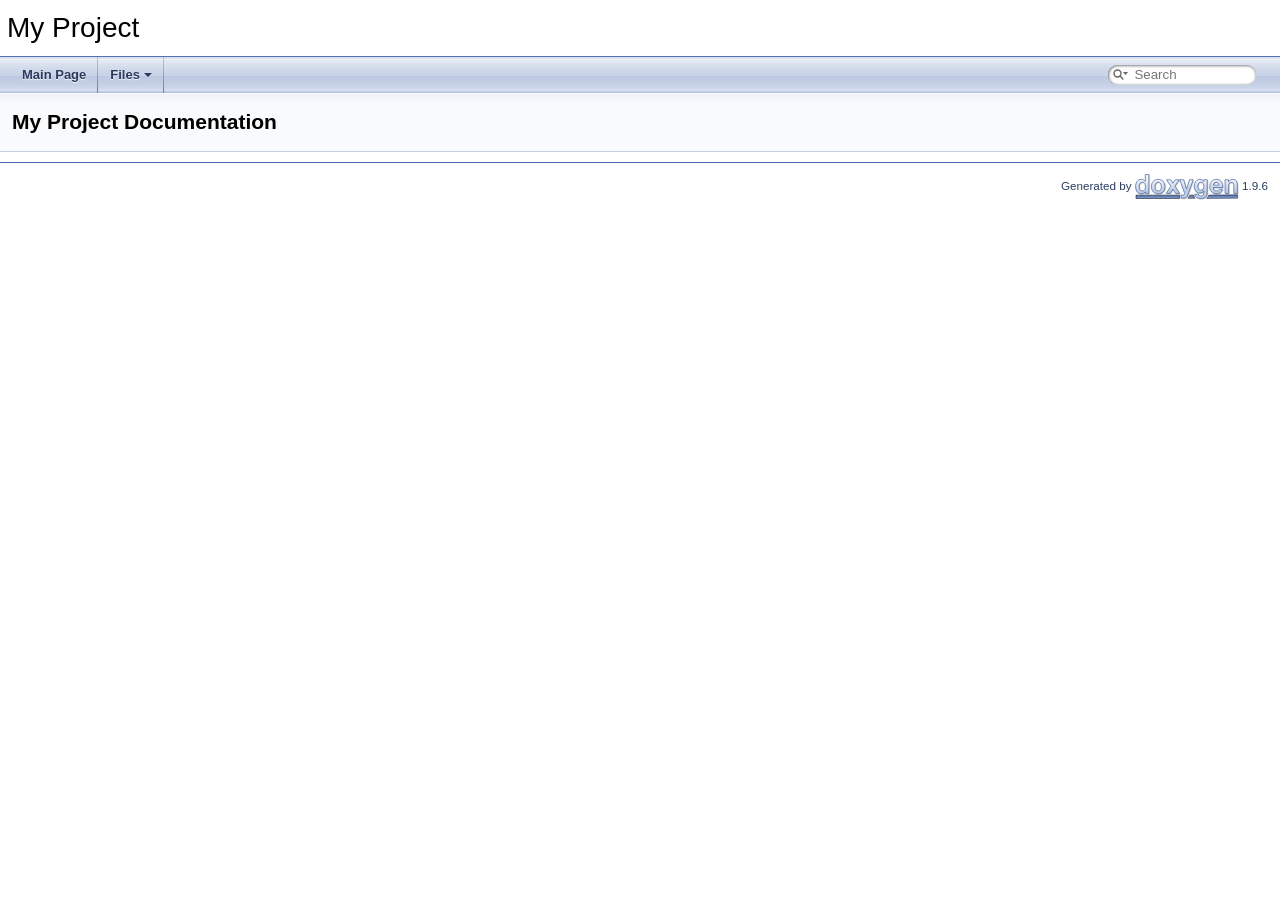
<file: doc/html/index.html>
<!DOCTYPE html PUBLIC "-//W3C//DTD XHTML 1.0 Transitional//EN" "https://www.w3.org/TR/xhtml1/DTD/xhtml1-transitional.dtd">
<html xmlns="http://www.w3.org/1999/xhtml" lang="en-US">
<head>
<meta http-equiv="Content-Type" content="text/xhtml;charset=UTF-8"/>
<meta http-equiv="X-UA-Compatible" content="IE=11"/>
<meta name="generator" content="Doxygen 1.9.6"/>
<meta name="viewport" content="width=device-width, initial-scale=1"/>
<title>My Project: Main Page</title>
<link href="tabs.css" rel="stylesheet" type="text/css"/>
<script type="text/javascript" src="jquery.js"></script>
<script type="text/javascript" src="dynsections.js"></script>
<link href="search/search.css" rel="stylesheet" type="text/css"/>
<script type="text/javascript" src="search/searchdata.js"></script>
<script type="text/javascript" src="search/search.js"></script>
<link href="doxygen.css" rel="stylesheet" type="text/css" />
</head>
<body>
<div id="top"><!-- do not remove this div, it is closed by doxygen! -->
<div id="titlearea">
<table cellspacing="0" cellpadding="0">
 <tbody>
 <tr id="projectrow">
  <td id="projectalign">
   <div id="projectname">My Project
   </div>
  </td>
 </tr>
 </tbody>
</table>
</div>
<!-- end header part -->
<!-- Generated by Doxygen 1.9.6 -->
<script type="text/javascript">
/* @license magnet:?xt=urn:btih:d3d9a9a6595521f9666a5e94cc830dab83b65699&amp;dn=expat.txt MIT */
var searchBox = new SearchBox("searchBox", "search/",'.html');
/* @license-end */
</script>
<script type="text/javascript" src="menudata.js"></script>
<script type="text/javascript" src="menu.js"></script>
<script type="text/javascript">
/* @license magnet:?xt=urn:btih:d3d9a9a6595521f9666a5e94cc830dab83b65699&amp;dn=expat.txt MIT */
$(function() {
  initMenu('',true,false,'search.php','Search');
  $(document).ready(function() { init_search(); });
});
/* @license-end */
</script>
<div id="main-nav"></div>
</div><!-- top -->
<!-- window showing the filter options -->
<div id="MSearchSelectWindow"
     onmouseover="return searchBox.OnSearchSelectShow()"
     onmouseout="return searchBox.OnSearchSelectHide()"
     onkeydown="return searchBox.OnSearchSelectKey(event)">
</div>

<!-- iframe showing the search results (closed by default) -->
<div id="MSearchResultsWindow">
<div id="MSearchResults">
<div class="SRPage">
<div id="SRIndex">
<div id="SRResults"></div>
<div class="SRStatus" id="Loading">Loading...</div>
<div class="SRStatus" id="Searching">Searching...</div>
<div class="SRStatus" id="NoMatches">No Matches</div>
</div>
</div>
</div>
</div>

<div class="header">
  <div class="headertitle"><div class="title">My Project Documentation</div></div>
</div><!--header-->
<div class="contents">
</div><!-- contents -->
<!-- start footer part -->
<hr class="footer"/><address class="footer"><small>
Generated by&#160;<a href="https://www.doxygen.org/index.html"><img class="footer" src="doxygen.svg" width="104" height="31" alt="doxygen"/></a> 1.9.6
</small></address>
</body>
</html>
</file>
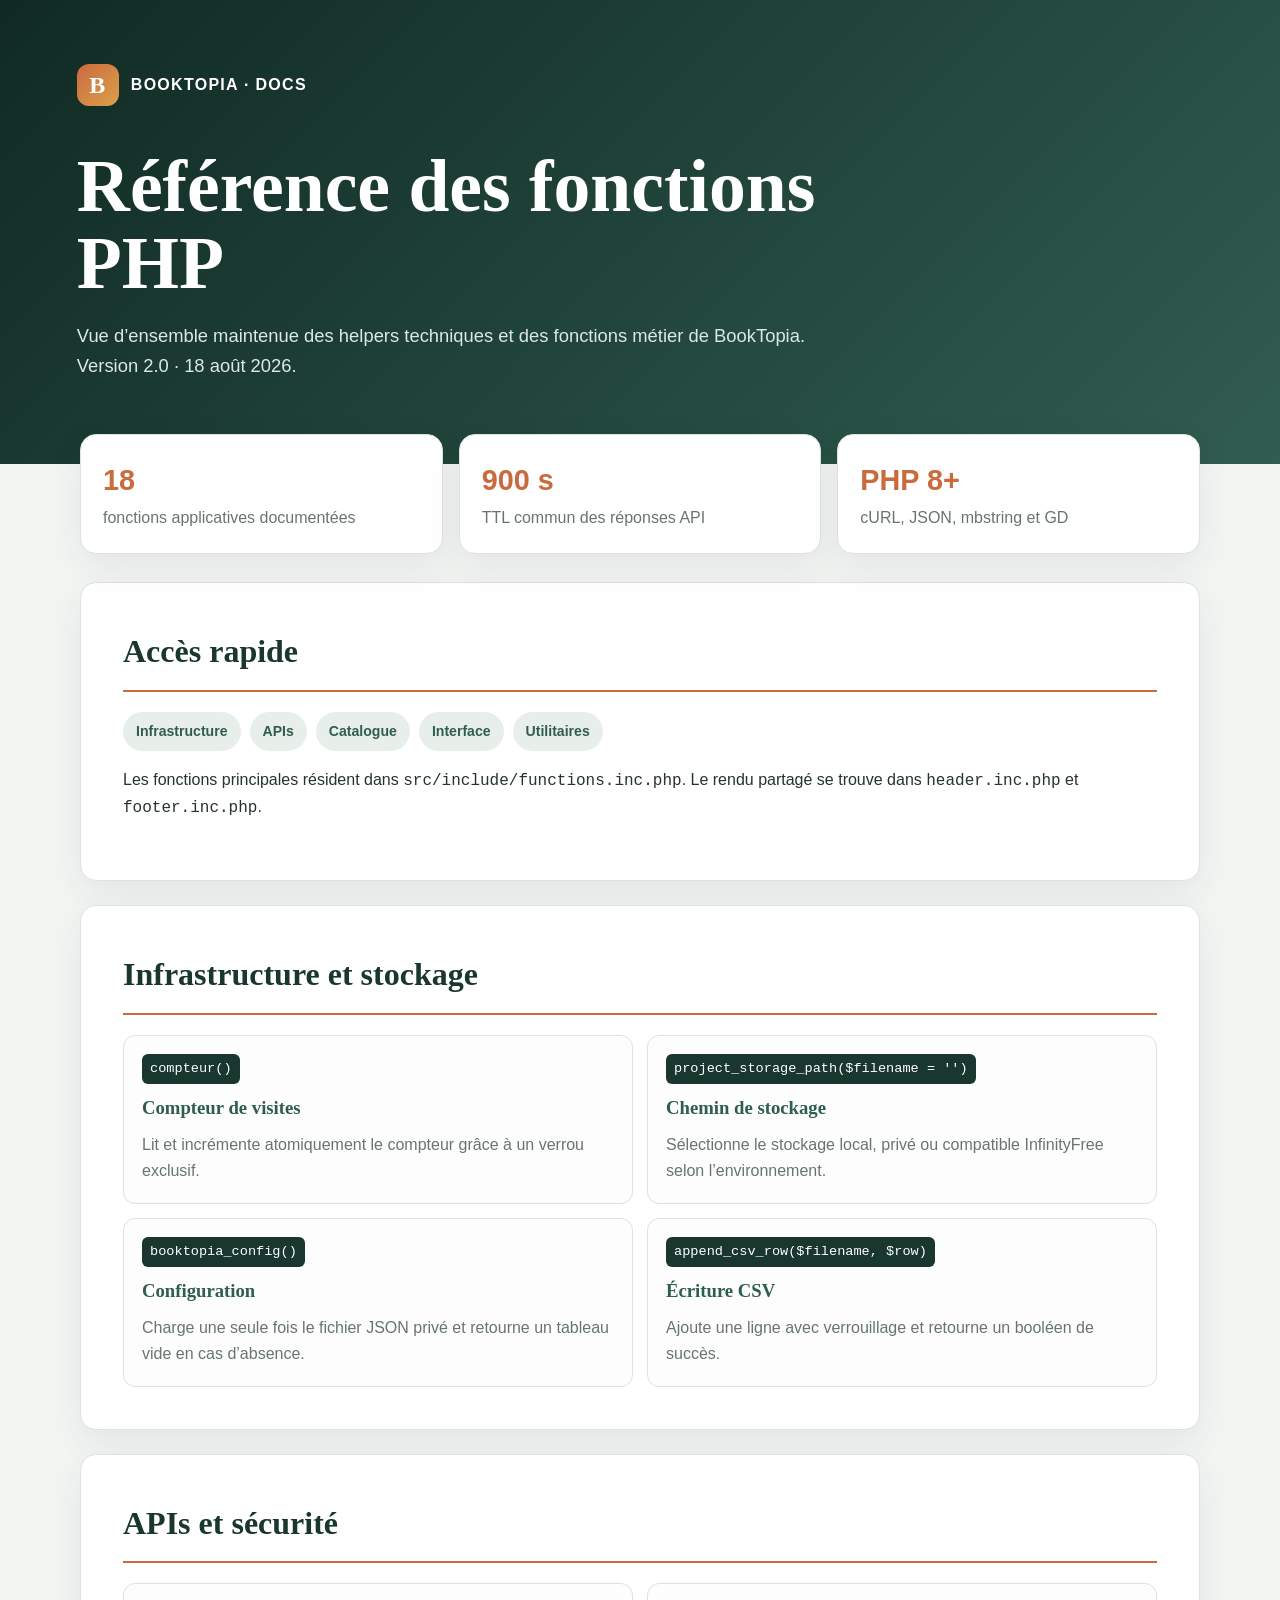
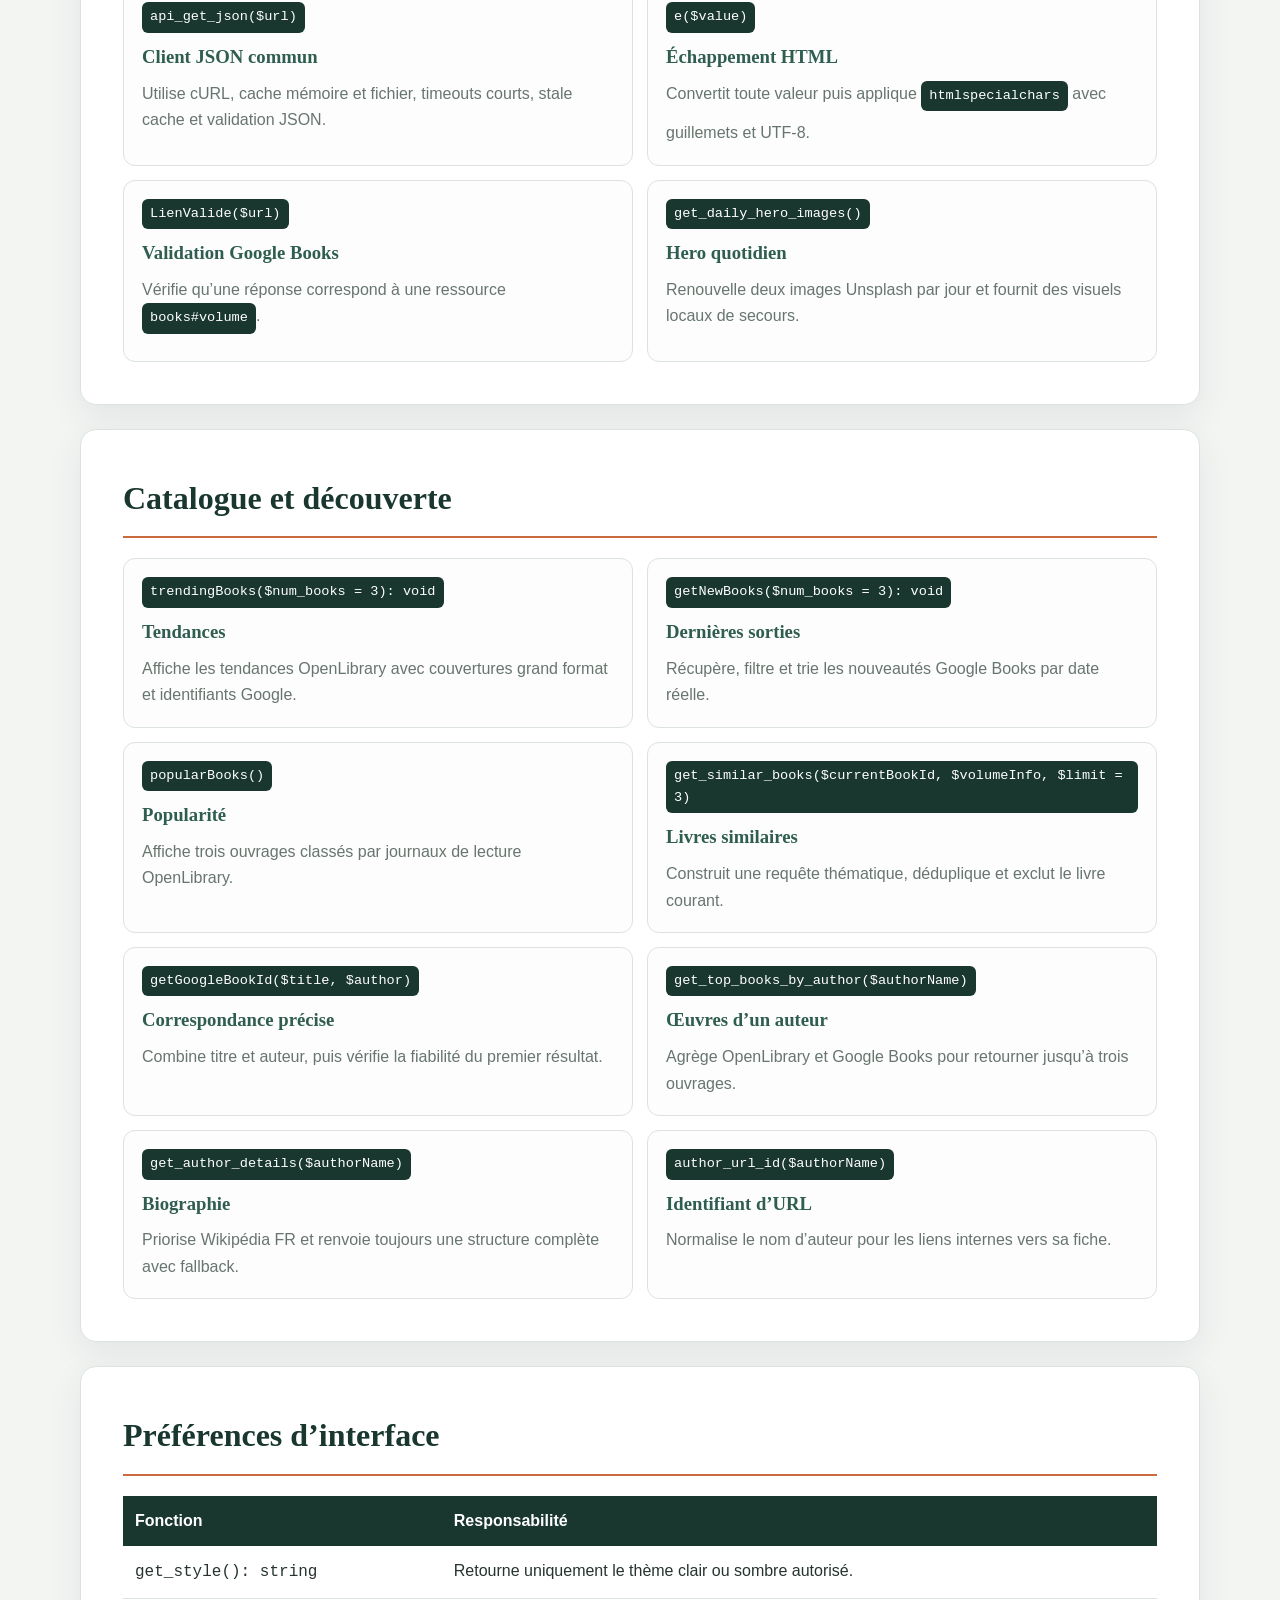
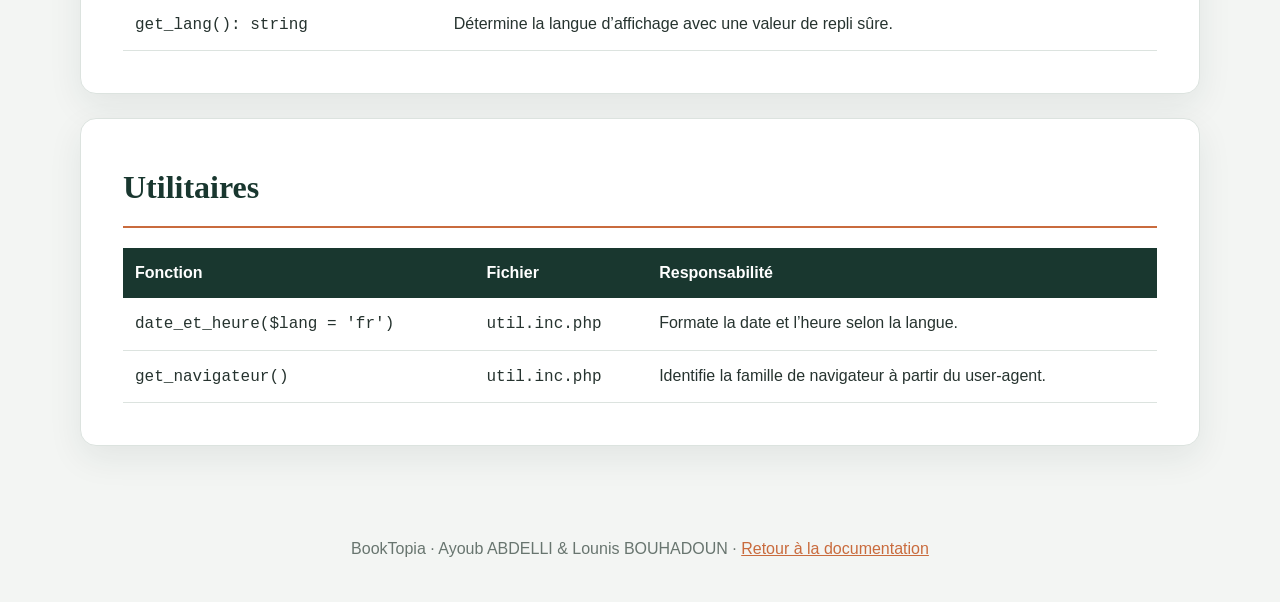
<file: docs/api/html/index.html>
<!doctype html>
<html lang="fr">
<head>
  <meta charset="utf-8">
  <meta name="viewport" content="width=device-width, initial-scale=1">
  <title>Référence PHP — BookTopia</title>
  <style>
    :root{--forest:#19372f;--green:#2f5d50;--orange:#c96b3d;--cream:#f7f3ec;--ink:#26332f;--muted:#68756f;--line:#dce3df}
    *{box-sizing:border-box}html{scroll-behavior:smooth}body{margin:0;background:#f3f5f3;color:var(--ink);font:16px/1.65 Inter,"Segoe UI",Arial,sans-serif}
    header{background:linear-gradient(135deg,#102a23,#315d50);color:#fff;padding:64px max(6vw,24px)}
    .brand{display:flex;align-items:center;gap:12px;margin-bottom:42px;font-weight:800;letter-spacing:.08em}.mark{display:grid;place-items:center;width:42px;height:42px;border-radius:12px;background:linear-gradient(135deg,var(--orange),#dda04d);font:700 24px Georgia}
    h1,h2,h3{font-family:Georgia,serif}h1{font-size:clamp(2.4rem,6vw,4.6rem);line-height:1.05;margin:0 0 18px;max-width:900px}header p{max-width:780px;color:#dce8e3;font-size:1.15rem}
    main{width:min(1120px,calc(100% - 32px));margin:-30px auto 70px}.summary{display:grid;grid-template-columns:repeat(3,1fr);gap:16px;margin-bottom:28px}.stat,.panel{background:#fff;border:1px solid var(--line);border-radius:16px;box-shadow:0 12px 34px rgba(25,55,47,.08)}.stat{padding:22px}.stat b{display:block;color:var(--orange);font-size:1.8rem}.stat span{color:var(--muted)}
    .panel{padding:clamp(22px,4vw,42px);margin-bottom:24px}h2{color:var(--forest);font-size:2rem;margin:0 0 20px;padding-bottom:12px;border-bottom:2px solid var(--orange)}h3{color:var(--green);margin:0 0 8px}
    nav{display:flex;flex-wrap:wrap;gap:9px;margin:16px 0 4px}nav a{padding:8px 13px;border-radius:99px;background:#e8efeb;color:var(--green);text-decoration:none;font-weight:700;font-size:.88rem}
    .functions{display:grid;grid-template-columns:repeat(2,minmax(0,1fr));gap:14px}.fn{border:1px solid var(--line);border-radius:12px;padding:18px;background:#fcfdfc}.fn code{display:inline-block;color:#fff;background:var(--forest);border-radius:6px;padding:4px 8px;margin-bottom:9px;font-size:.85rem}.fn p{margin:0;color:var(--muted)}
    table{width:100%;border-collapse:collapse}th{text-align:left;background:var(--forest);color:#fff;padding:12px}td{padding:12px;border-bottom:1px solid var(--line);vertical-align:top}code{font-family:"Cascadia Mono",Consolas,monospace}footer{text-align:center;color:var(--muted);padding:20px 20px 45px}a{color:var(--orange)}
    @media(max-width:760px){header{padding-top:38px}.summary,.functions{grid-template-columns:1fr}main{margin-top:-18px}.panel{padding:20px}table{font-size:.88rem}}
  </style>
</head>
<body>
  <header>
    <div class="brand"><span class="mark">B</span> BOOKTOPIA · DOCS</div>
    <h1>Référence des fonctions PHP</h1>
    <p>Vue d’ensemble maintenue des helpers techniques et des fonctions métier de BookTopia. Version 2.0 · 18 août 2026.</p>
  </header>
  <main>
    <section class="summary">
      <div class="stat"><b>18</b><span>fonctions applicatives documentées</span></div>
      <div class="stat"><b>900 s</b><span>TTL commun des réponses API</span></div>
      <div class="stat"><b>PHP 8+</b><span>cURL, JSON, mbstring et GD</span></div>
    </section>

    <section class="panel">
      <h2>Accès rapide</h2>
      <nav><a href="#infrastructure">Infrastructure</a><a href="#api">APIs</a><a href="#catalogue">Catalogue</a><a href="#interface">Interface</a><a href="#utilitaires">Utilitaires</a></nav>
      <p>Les fonctions principales résident dans <code>src/include/functions.inc.php</code>. Le rendu partagé se trouve dans <code>header.inc.php</code> et <code>footer.inc.php</code>.</p>
    </section>

    <section class="panel" id="infrastructure">
      <h2>Infrastructure et stockage</h2>
      <div class="functions">
        <article class="fn"><code>compteur()</code><h3>Compteur de visites</h3><p>Lit et incrémente atomiquement le compteur grâce à un verrou exclusif.</p></article>
        <article class="fn"><code>project_storage_path($filename = '')</code><h3>Chemin de stockage</h3><p>Sélectionne le stockage local, privé ou compatible InfinityFree selon l’environnement.</p></article>
        <article class="fn"><code>booktopia_config()</code><h3>Configuration</h3><p>Charge une seule fois le fichier JSON privé et retourne un tableau vide en cas d’absence.</p></article>
        <article class="fn"><code>append_csv_row($filename, $row)</code><h3>Écriture CSV</h3><p>Ajoute une ligne avec verrouillage et retourne un booléen de succès.</p></article>
      </div>
    </section>

    <section class="panel" id="api">
      <h2>APIs et sécurité</h2>
      <div class="functions">
        <article class="fn"><code>api_get_json($url)</code><h3>Client JSON commun</h3><p>Utilise cURL, cache mémoire et fichier, timeouts courts, stale cache et validation JSON.</p></article>
        <article class="fn"><code>e($value)</code><h3>Échappement HTML</h3><p>Convertit toute valeur puis applique <code>htmlspecialchars</code> avec guillemets et UTF-8.</p></article>
        <article class="fn"><code>LienValide($url)</code><h3>Validation Google Books</h3><p>Vérifie qu’une réponse correspond à une ressource <code>books#volume</code>.</p></article>
        <article class="fn"><code>get_daily_hero_images()</code><h3>Hero quotidien</h3><p>Renouvelle deux images Unsplash par jour et fournit des visuels locaux de secours.</p></article>
      </div>
    </section>

    <section class="panel" id="catalogue">
      <h2>Catalogue et découverte</h2>
      <div class="functions">
        <article class="fn"><code>trendingBooks($num_books = 3): void</code><h3>Tendances</h3><p>Affiche les tendances OpenLibrary avec couvertures grand format et identifiants Google.</p></article>
        <article class="fn"><code>getNewBooks($num_books = 3): void</code><h3>Dernières sorties</h3><p>Récupère, filtre et trie les nouveautés Google Books par date réelle.</p></article>
        <article class="fn"><code>popularBooks()</code><h3>Popularité</h3><p>Affiche trois ouvrages classés par journaux de lecture OpenLibrary.</p></article>
        <article class="fn"><code>get_similar_books($currentBookId, $volumeInfo, $limit = 3)</code><h3>Livres similaires</h3><p>Construit une requête thématique, déduplique et exclut le livre courant.</p></article>
        <article class="fn"><code>getGoogleBookId($title, $author)</code><h3>Correspondance précise</h3><p>Combine titre et auteur, puis vérifie la fiabilité du premier résultat.</p></article>
        <article class="fn"><code>get_top_books_by_author($authorName)</code><h3>Œuvres d’un auteur</h3><p>Agrège OpenLibrary et Google Books pour retourner jusqu’à trois ouvrages.</p></article>
        <article class="fn"><code>get_author_details($authorName)</code><h3>Biographie</h3><p>Priorise Wikipédia FR et renvoie toujours une structure complète avec fallback.</p></article>
        <article class="fn"><code>author_url_id($authorName)</code><h3>Identifiant d’URL</h3><p>Normalise le nom d’auteur pour les liens internes vers sa fiche.</p></article>
      </div>
    </section>

    <section class="panel" id="interface">
      <h2>Préférences d’interface</h2>
      <table><thead><tr><th>Fonction</th><th>Responsabilité</th></tr></thead><tbody>
        <tr><td><code>get_style(): string</code></td><td>Retourne uniquement le thème clair ou sombre autorisé.</td></tr>
        <tr><td><code>get_lang(): string</code></td><td>Détermine la langue d’affichage avec une valeur de repli sûre.</td></tr>
      </tbody></table>
    </section>

    <section class="panel" id="utilitaires">
      <h2>Utilitaires</h2>
      <table><thead><tr><th>Fonction</th><th>Fichier</th><th>Responsabilité</th></tr></thead><tbody>
        <tr><td><code>date_et_heure($lang = 'fr')</code></td><td><code>util.inc.php</code></td><td>Formate la date et l’heure selon la langue.</td></tr>
        <tr><td><code>get_navigateur()</code></td><td><code>util.inc.php</code></td><td>Identifie la famille de navigateur à partir du user-agent.</td></tr>
      </tbody></table>
    </section>
  </main>
  <footer>BookTopia · Ayoub ABDELLI &amp; Lounis BOUHADOUN · <a href="../../README.md">Retour à la documentation</a></footer>
</body>
</html>
</file>
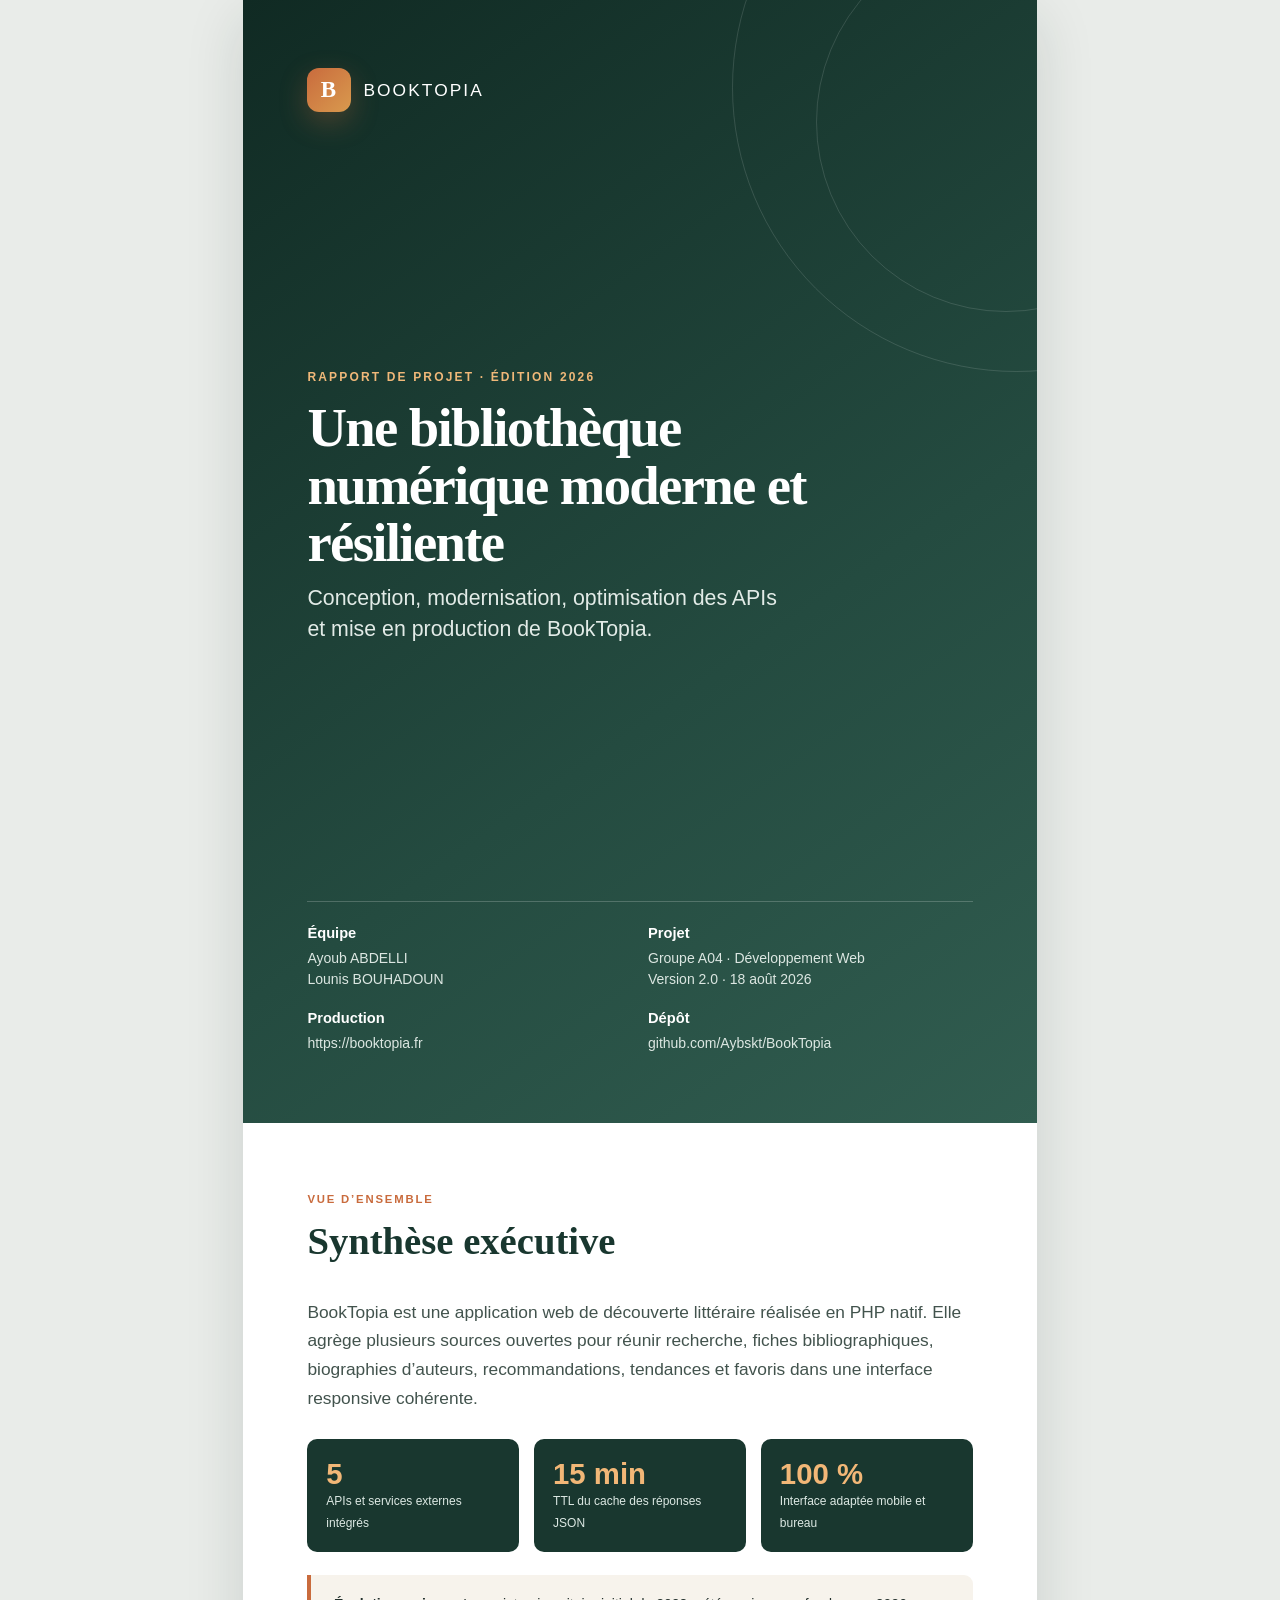
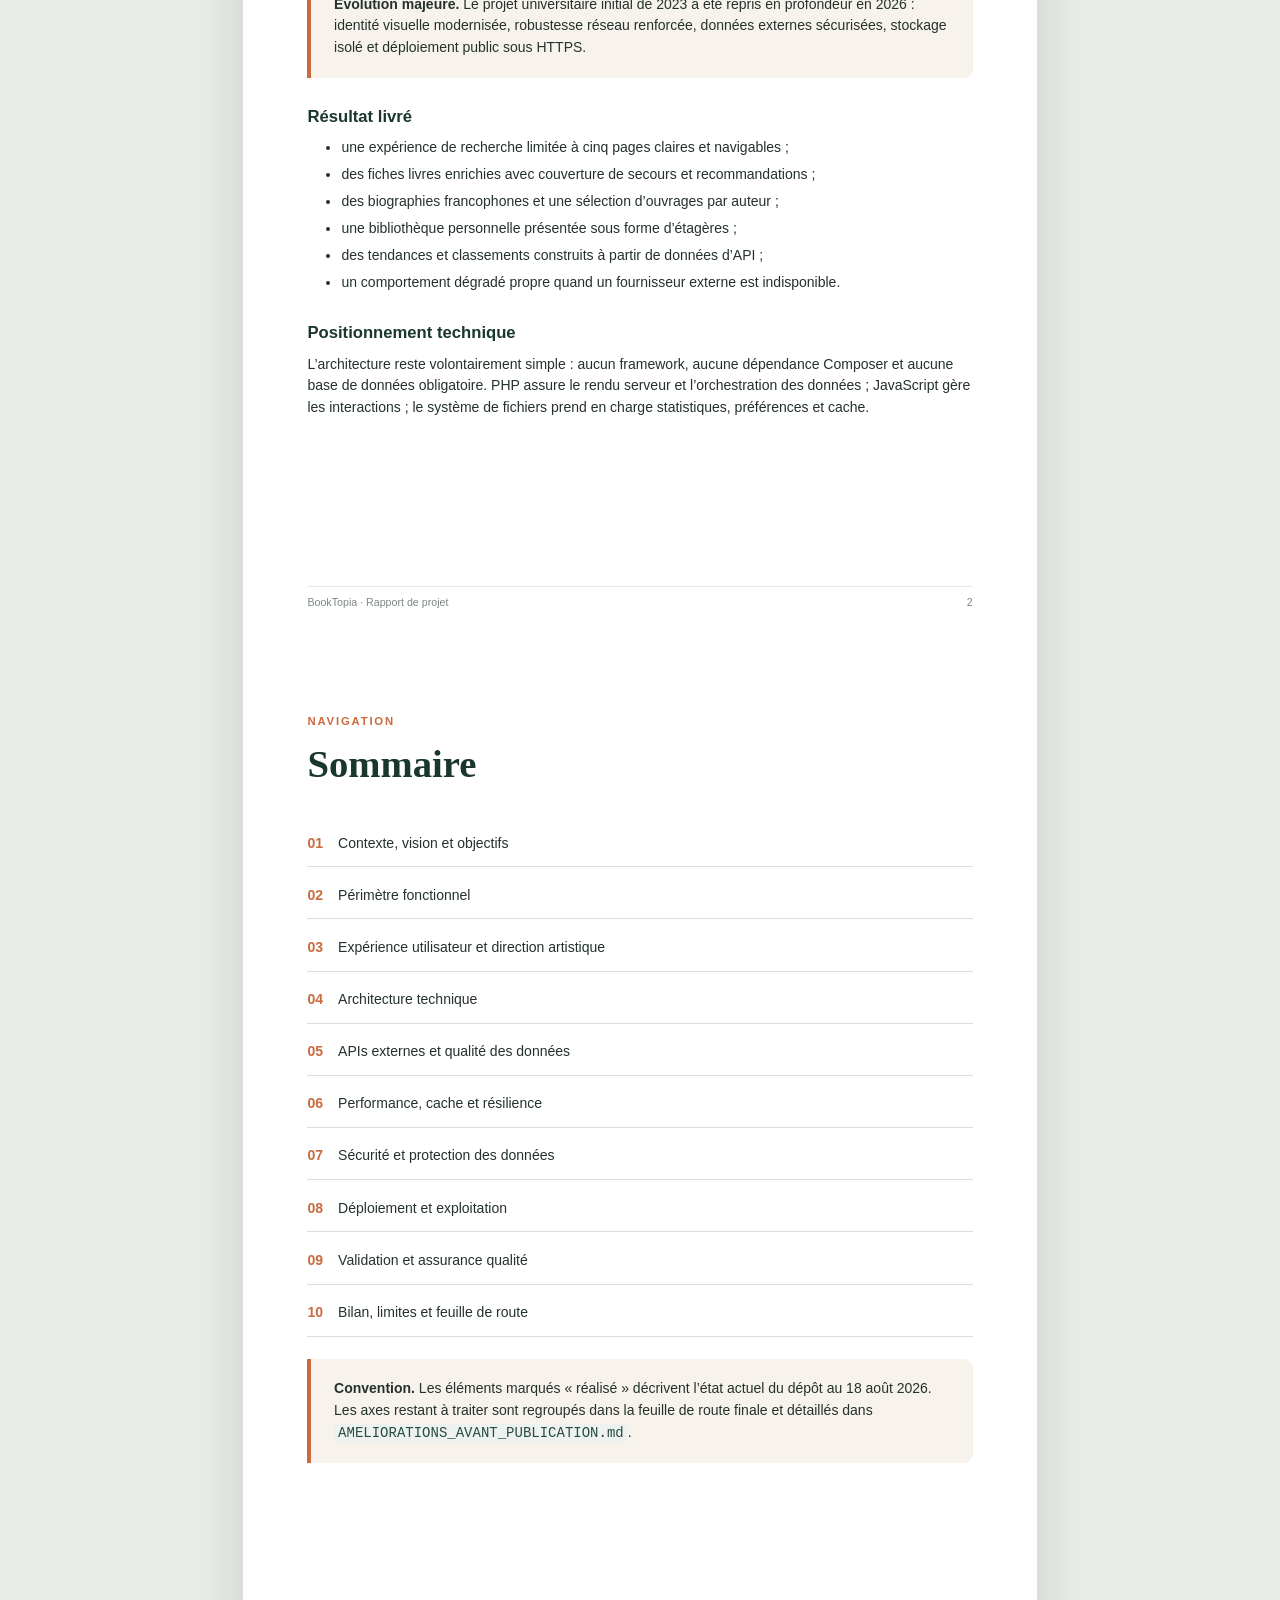
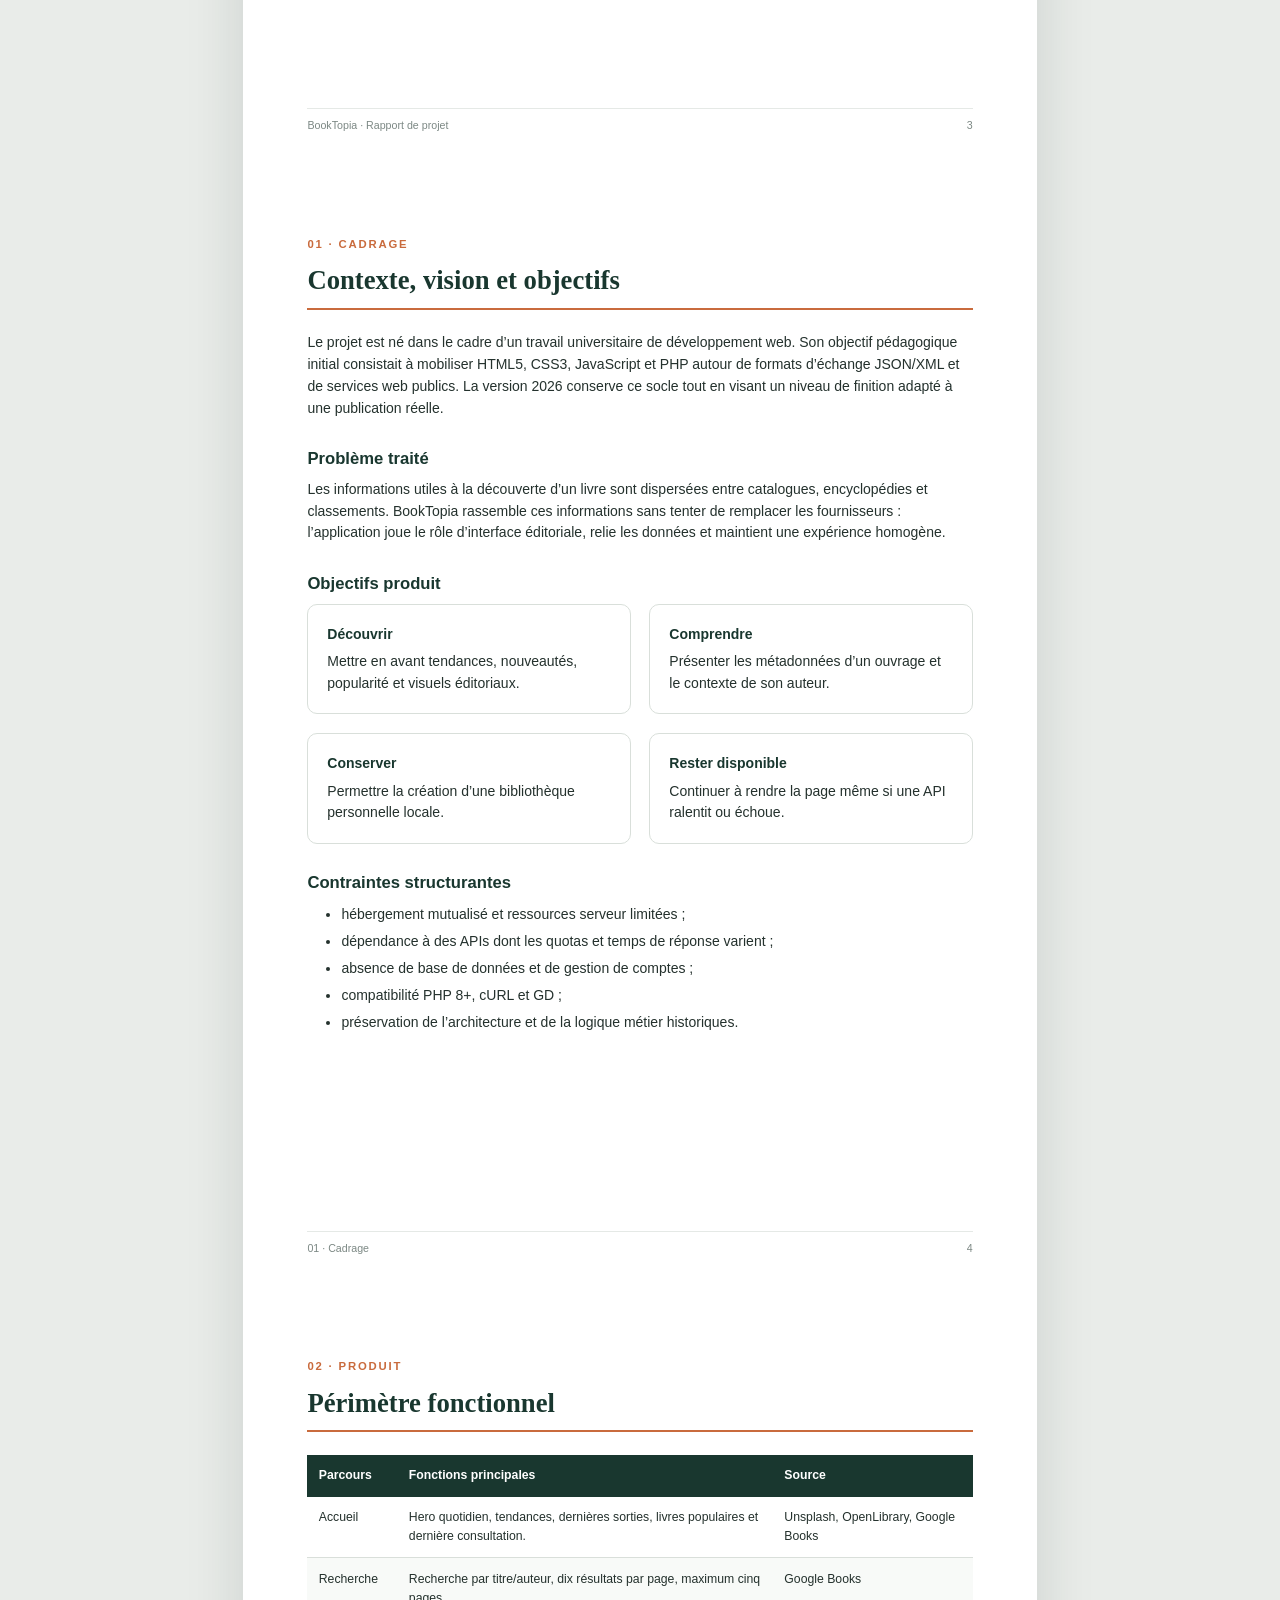
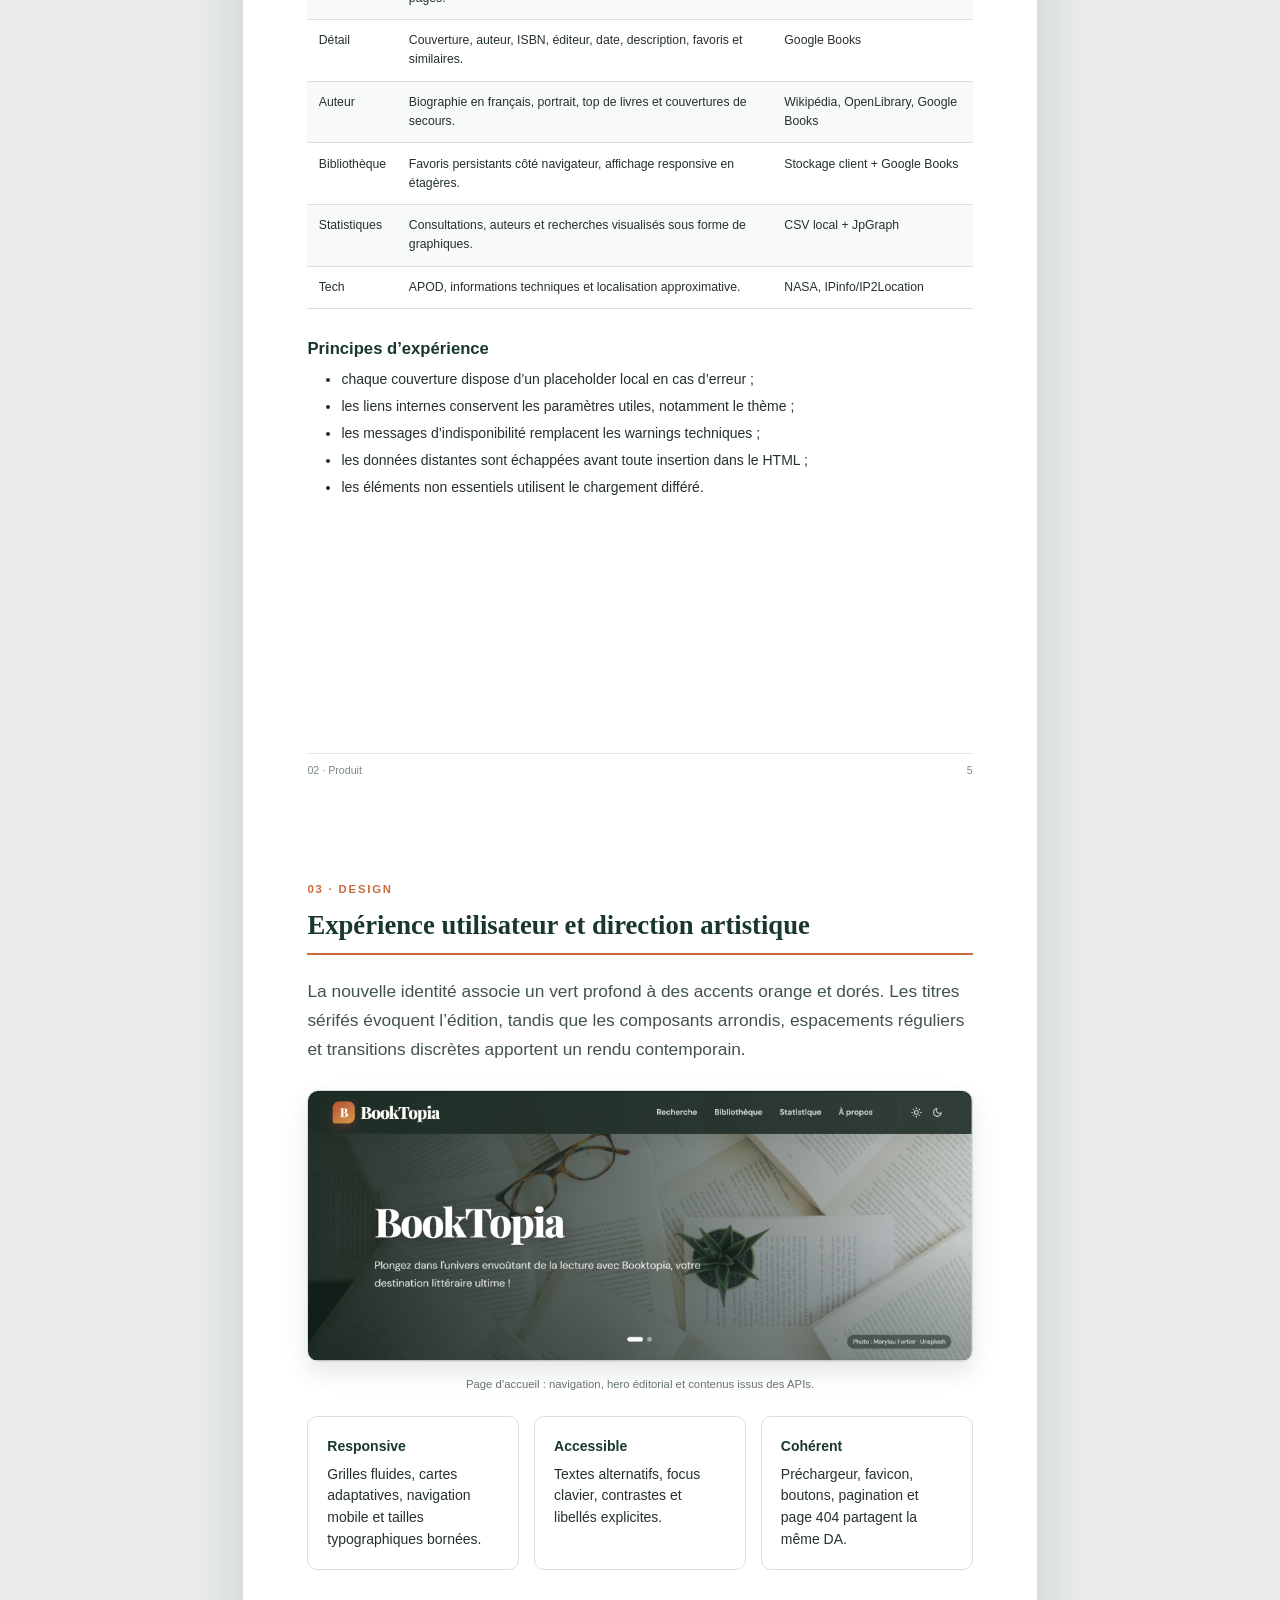
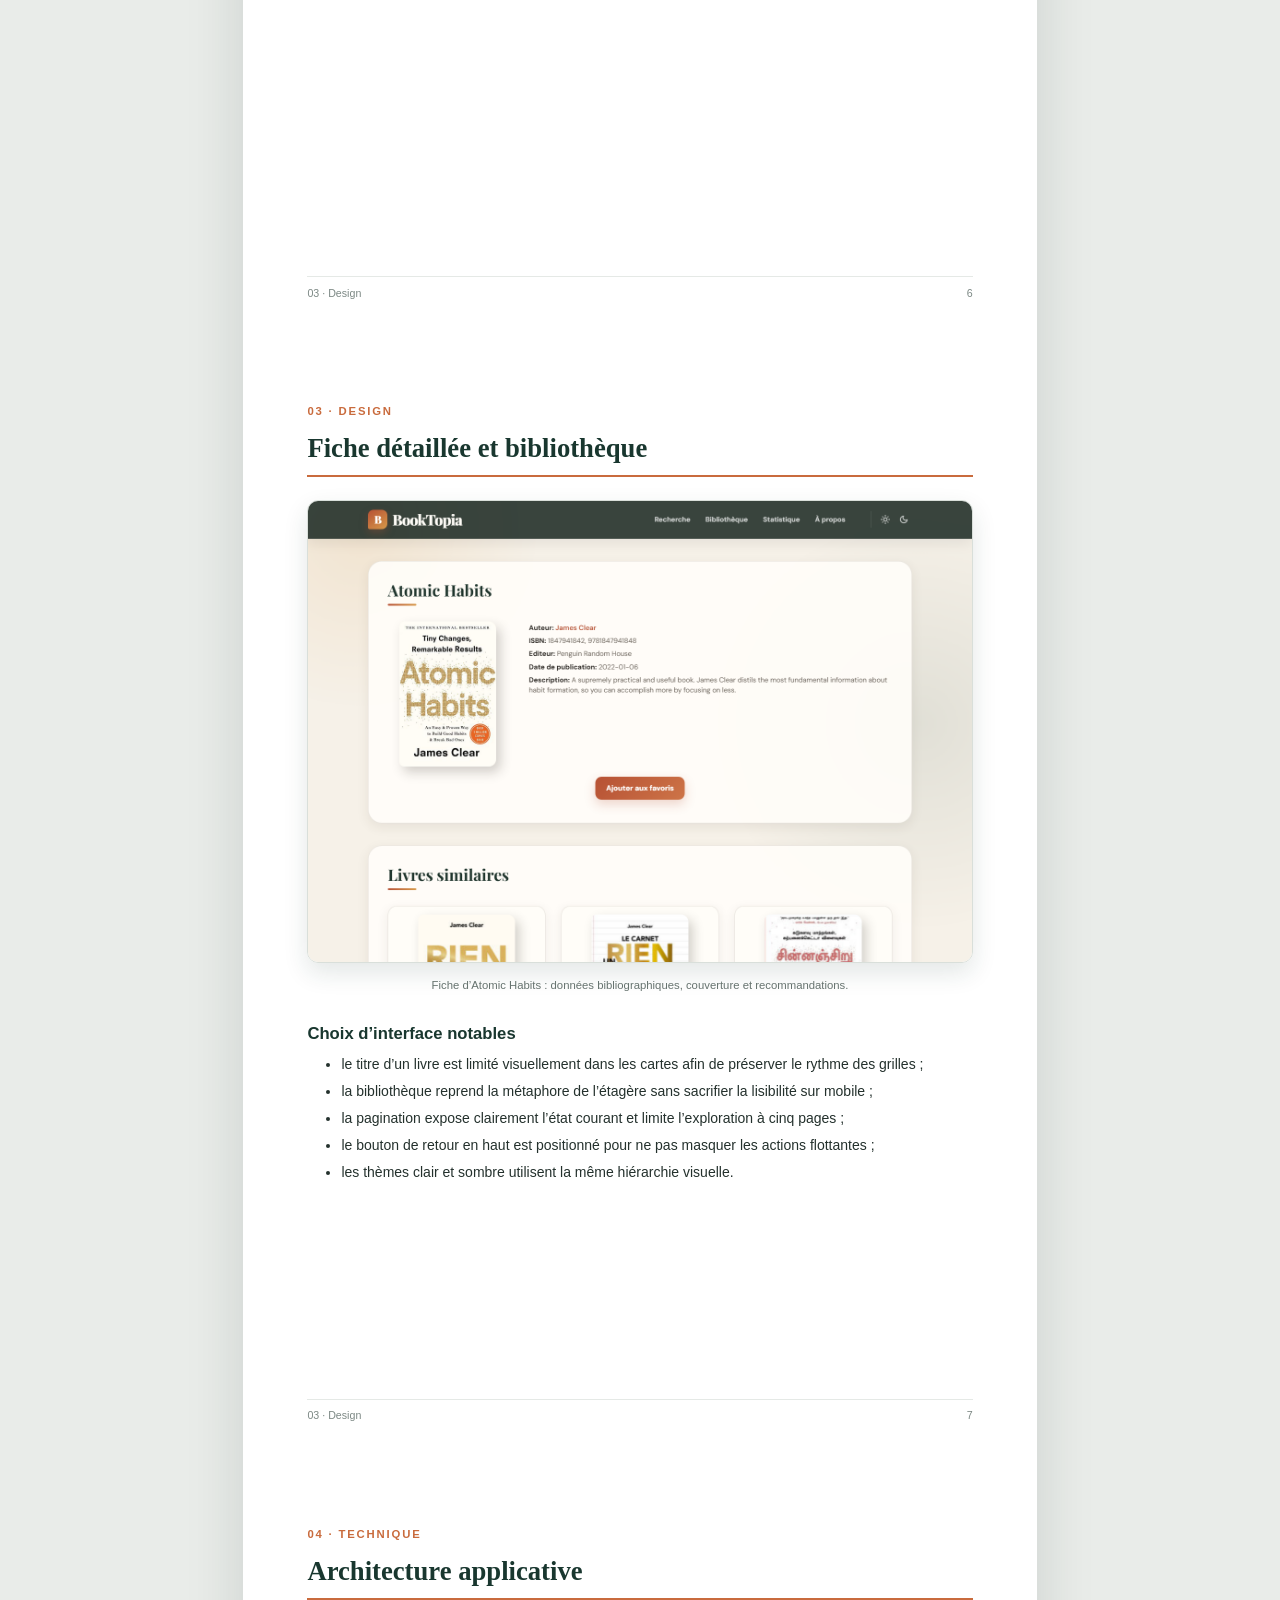
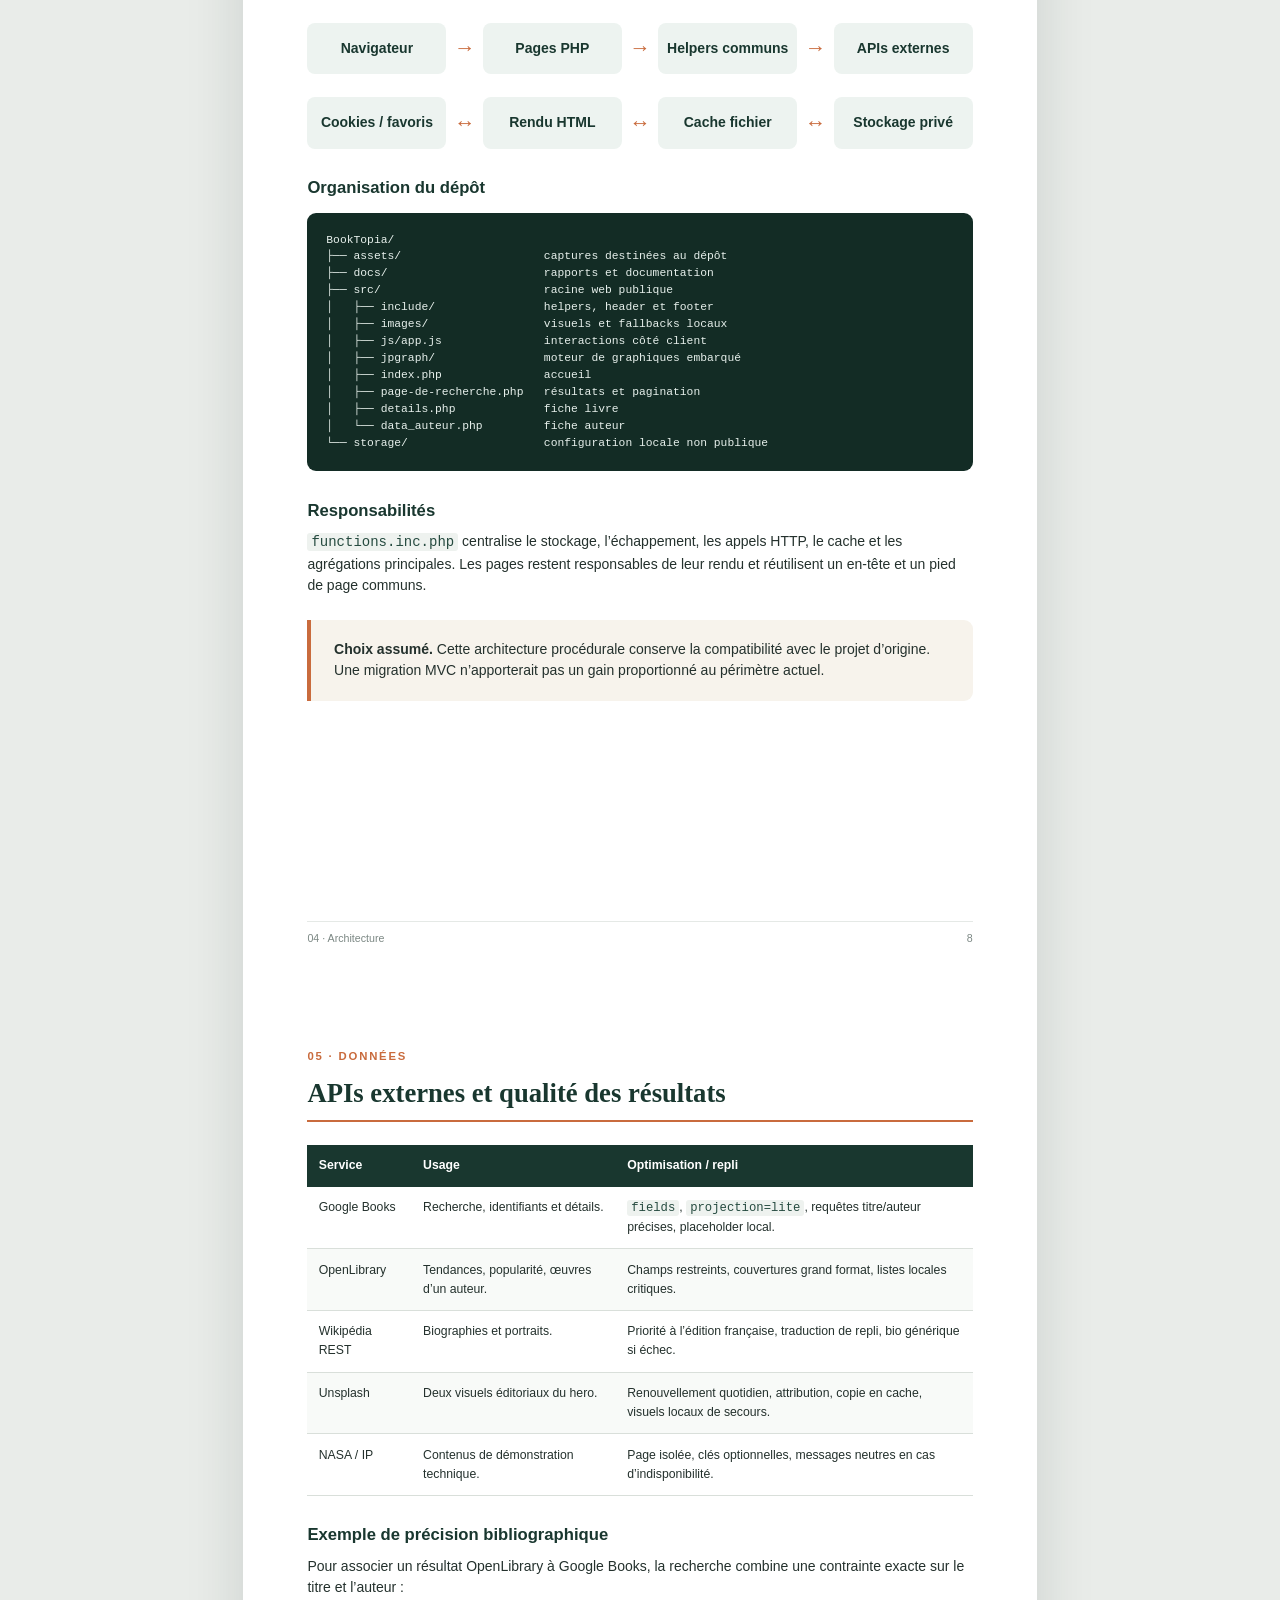
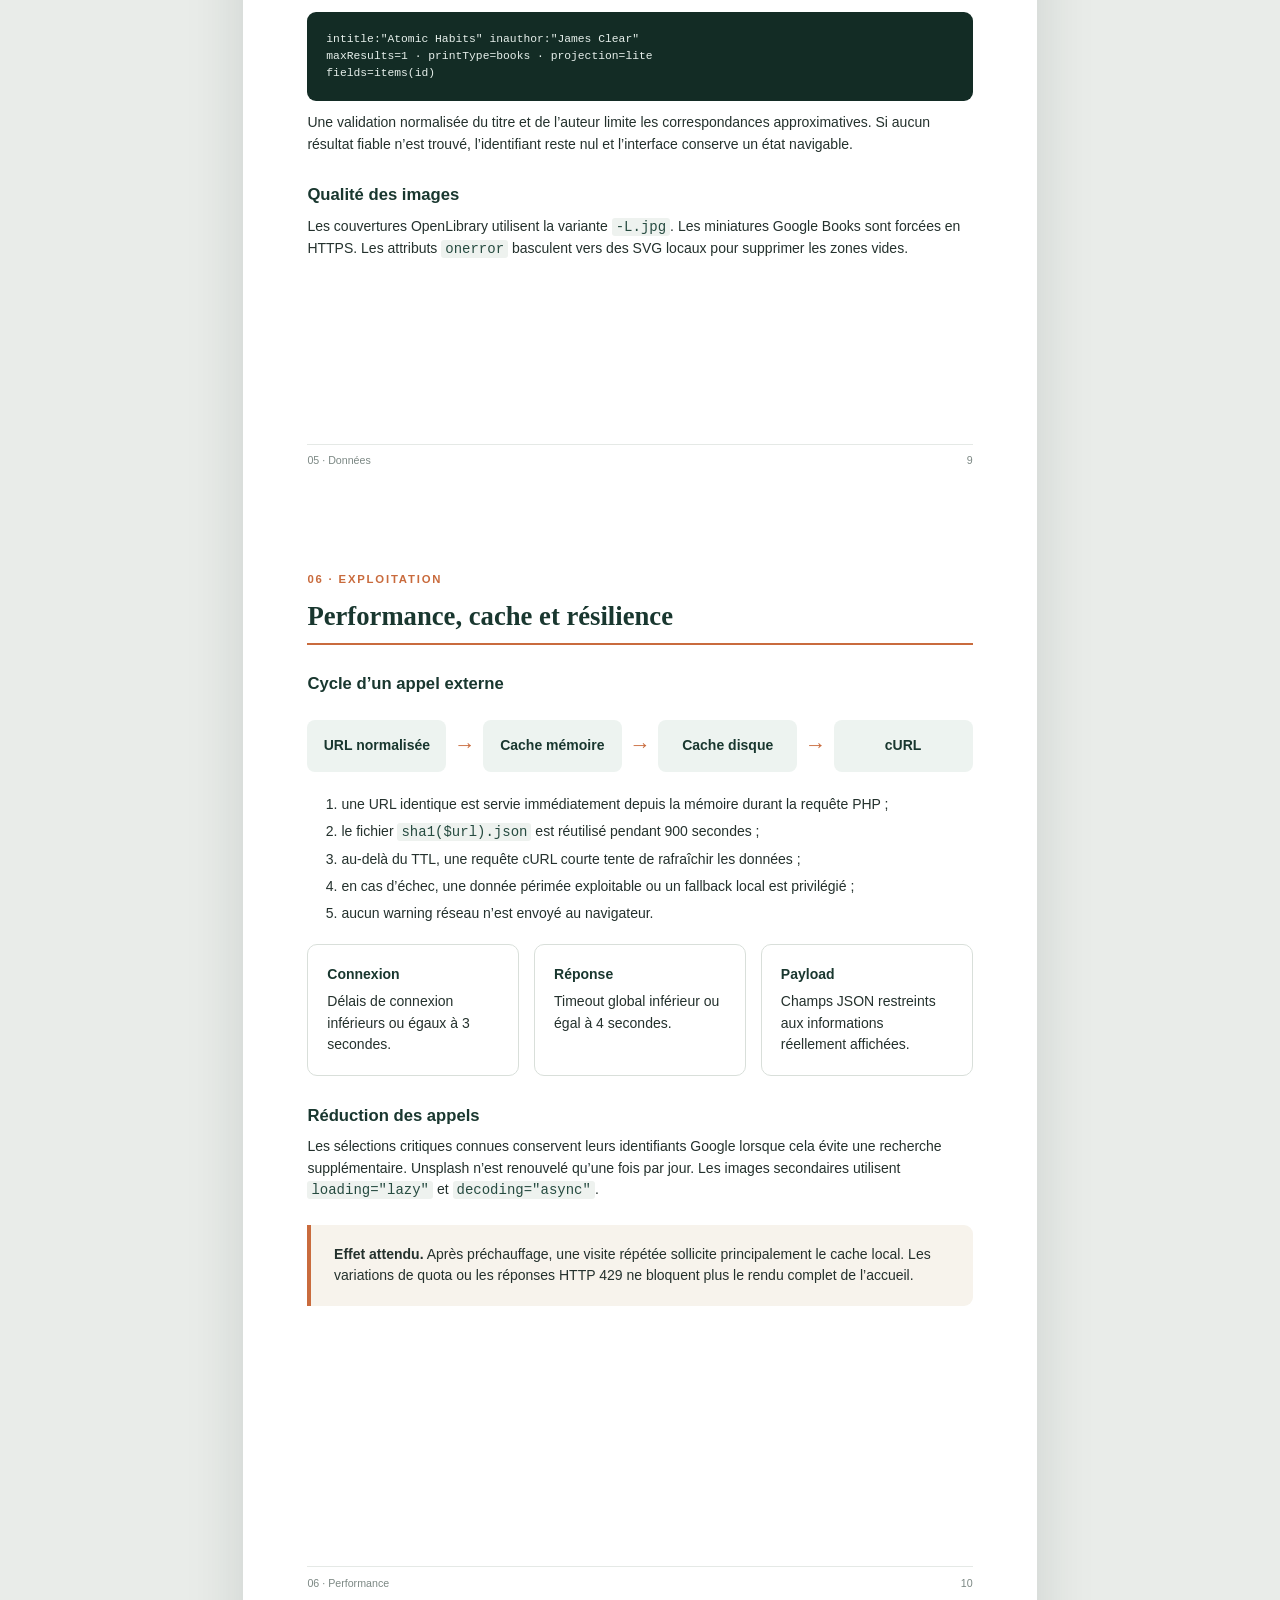
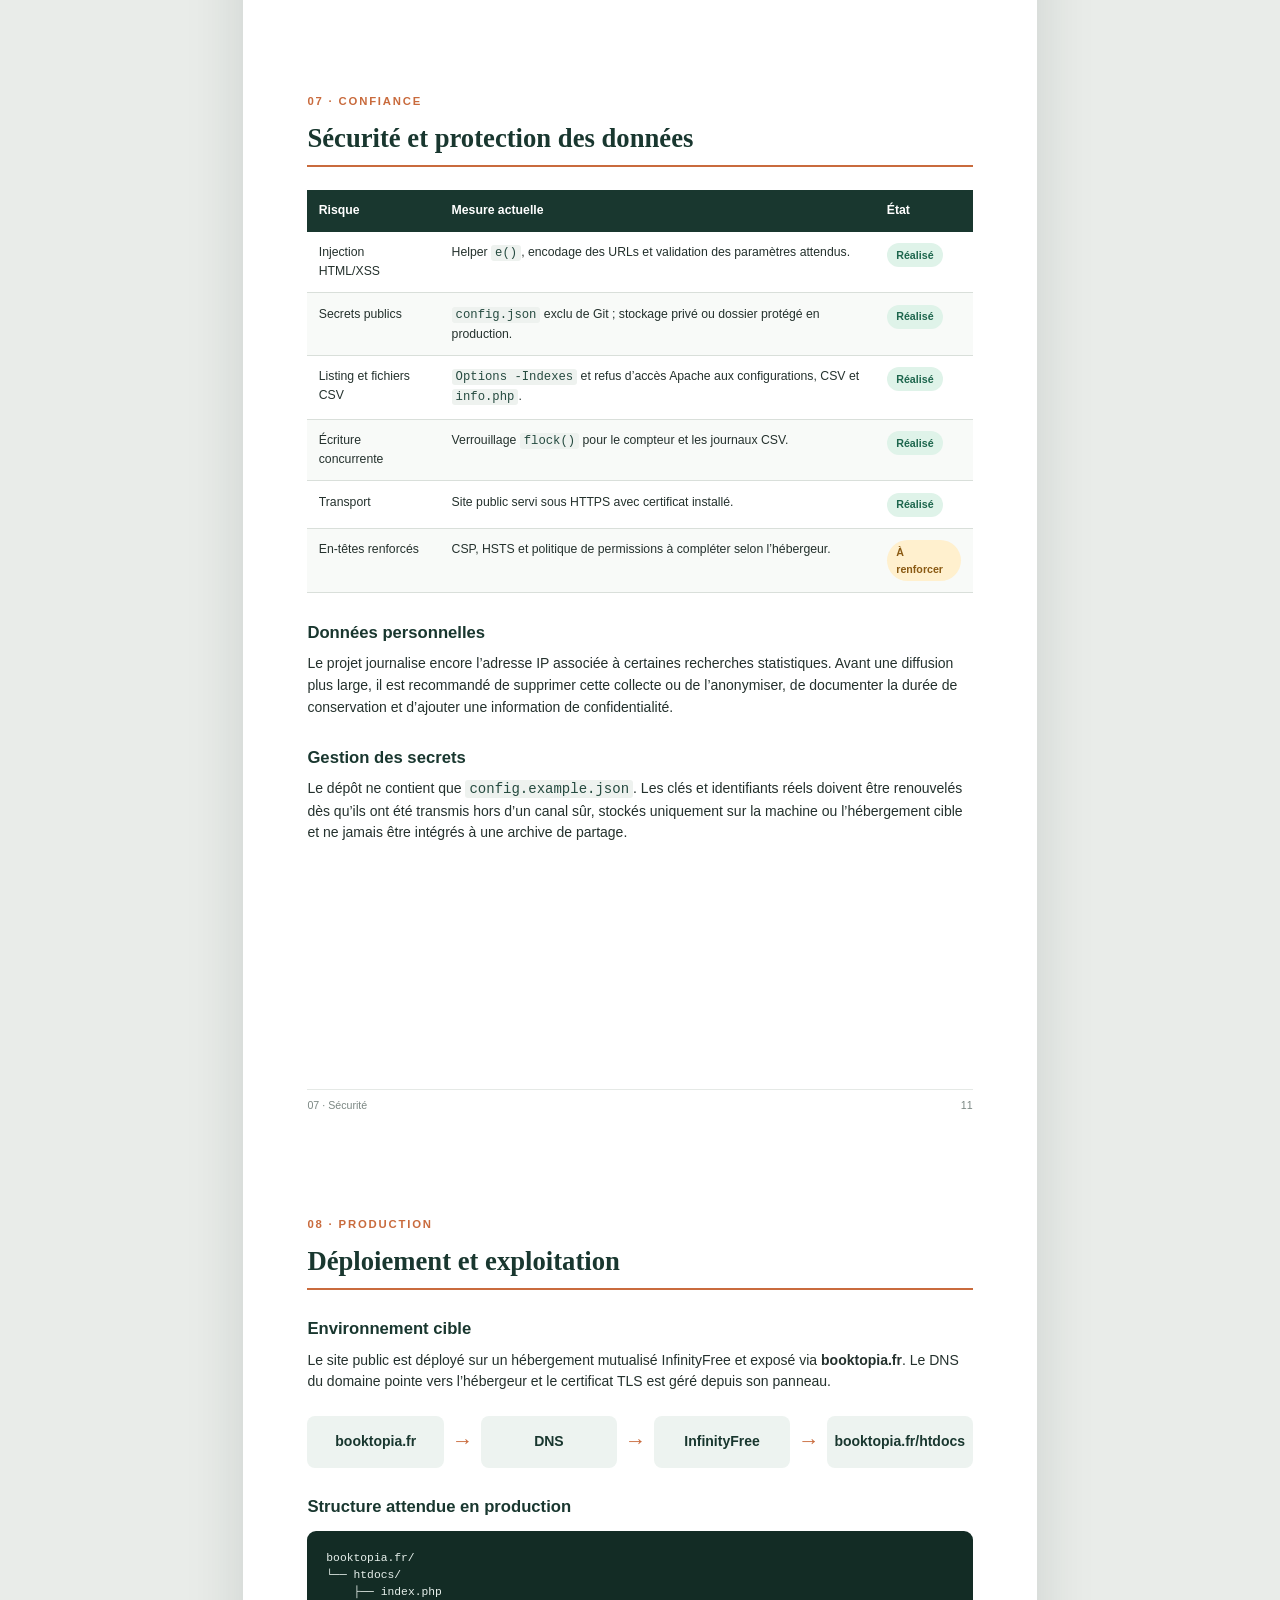
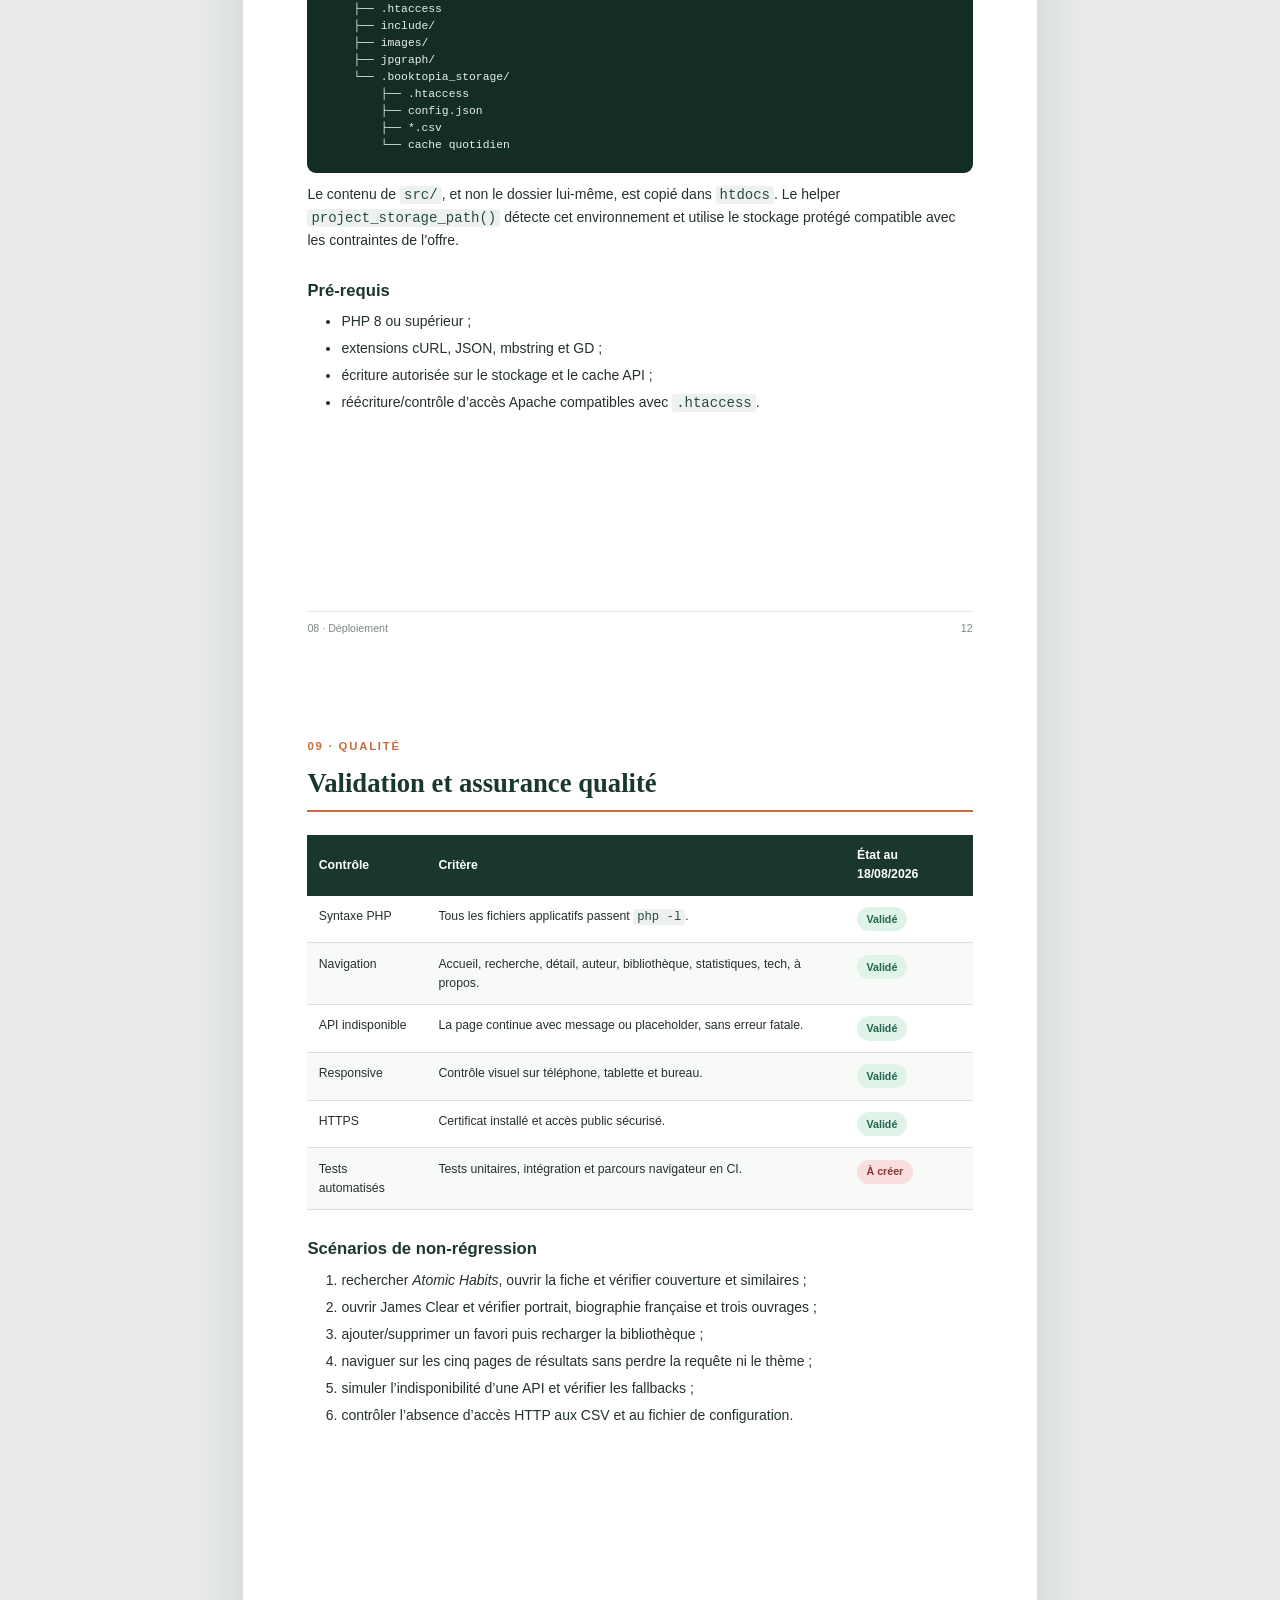
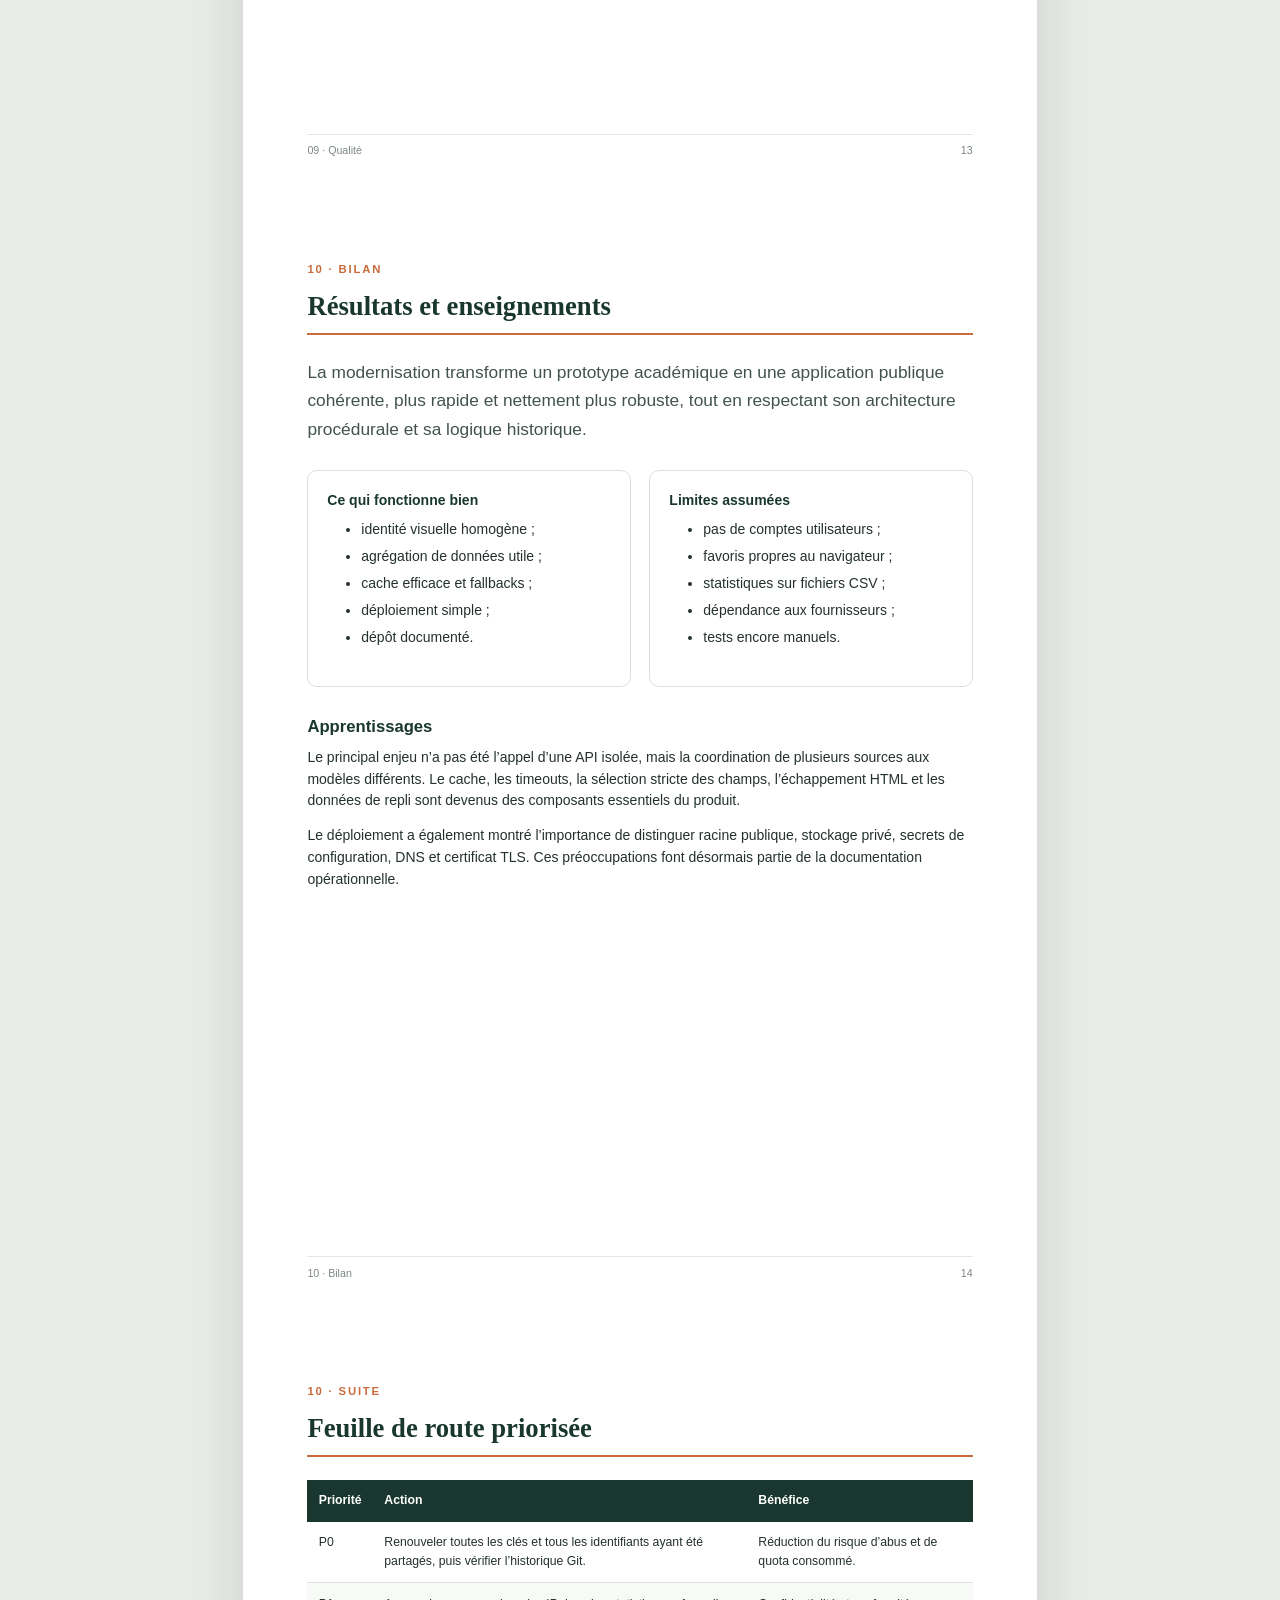
<file: docs/Rapport-de-projet-dev-web.html>
<!doctype html>
<html lang="fr">
<head>
  <meta charset="utf-8">
  <meta name="viewport" content="width=device-width, initial-scale=1">
  <title>Rapport de projet — BookTopia</title>
  <style>
    @page { size: A4; margin: 18mm 17mm 18mm; }
    :root { --forest:#19372f; --forest-2:#2f5d50; --orange:#c96b3d; --gold:#d99a4e; --cream:#f7f3ec; --ink:#24312d; --muted:#66736f; --line:#d9dfda; }
    * { box-sizing: border-box; }
    body { margin:0; color:var(--ink); background:#e9ece9; font:10.5pt/1.55 "Aptos", "Segoe UI", Arial, sans-serif; }
    .report { width:210mm; margin:0 auto; background:#fff; box-shadow:0 18px 55px rgba(18,45,38,.14); }
    .page { min-height:297mm; padding:18mm 17mm; position:relative; page-break-after:always; }
    .page:last-child { page-break-after:auto; }
    .cover { color:#fff; overflow:hidden; background:linear-gradient(145deg,#102a23 0%,#244b40 60%,#315d50 100%); display:flex; flex-direction:column; justify-content:space-between; }
    .cover:before,.cover:after { content:""; position:absolute; border-radius:50%; border:1px solid rgba(255,255,255,.13); }
    .cover:before { width:150mm;height:150mm;right:-70mm;top:-52mm; }
    .cover:after { width:100mm;height:100mm;right:-42mm;top:-18mm; }
    .brand { display:flex; align-items:center; gap:12px; font-size:13pt; letter-spacing:.12em; text-transform:uppercase; }
    .brand-mark { width:44px;height:44px;border-radius:12px;display:grid;place-items:center;background:linear-gradient(135deg,var(--orange),var(--gold));font:bold 23px Georgia,serif;box-shadow:0 10px 28px rgba(201,107,61,.3); }
    .cover-main { position:relative; z-index:1; max-width:150mm; }
    .eyebrow { color:#f0b879; font-weight:700; letter-spacing:.18em; text-transform:uppercase; font-size:9pt; }
    .cover h1 { margin:13px 0 12px; color:#fff; font:700 41pt/1.05 Georgia,serif; letter-spacing:-.03em; }
    .cover .subtitle { margin:0; max-width:130mm; color:#e2ebe7; font-size:16pt; line-height:1.45; }
    .cover-meta { display:grid;grid-template-columns:1fr 1fr;gap:16px;border-top:1px solid rgba(255,255,255,.2);padding-top:20px;color:#dce7e2; }
    .cover-meta strong { display:block;color:#fff;font-size:11pt;margin-bottom:3px; }
    h1,h2,h3 { color:var(--forest); }
    h1 { font:700 29pt/1.15 Georgia,serif; margin:0 0 9mm; }
    h2 { font:700 20pt/1.2 Georgia,serif; margin:0 0 6mm; padding-bottom:3mm; border-bottom:2px solid var(--orange); }
    h3 { font-size:12.5pt; margin:7mm 0 2mm; }
    p { margin:0 0 3.5mm; }
    a { color:var(--orange); text-decoration:none; }
    .section-kicker { color:var(--orange);font-size:8.5pt;font-weight:800;letter-spacing:.16em;text-transform:uppercase;margin-bottom:3mm; }
    .lead { color:#42534d;font-size:13pt;line-height:1.65;margin-bottom:7mm; }
    .callout { background:var(--cream); border-left:4px solid var(--orange); border-radius:0 9px 9px 0; padding:5mm 6mm; margin:6mm 0; }
    .grid-2 { display:grid;grid-template-columns:1fr 1fr;gap:5mm; }
    .grid-3 { display:grid;grid-template-columns:repeat(3,1fr);gap:4mm; }
    .card { border:1px solid var(--line);border-radius:10px;padding:5mm;background:#fff; }
    .card strong { color:var(--forest);display:block;margin-bottom:1.5mm; }
    .metric { background:var(--forest);color:#fff;border-radius:10px;padding:5mm; }
    .metric b { display:block;color:#f2b777;font-size:22pt;line-height:1.1; }
    .metric span { color:#dce8e3;font-size:9pt; }
    table { width:100%;border-collapse:collapse;margin:4mm 0 6mm;font-size:9.2pt; }
    th { background:var(--forest);color:#fff;text-align:left;padding:3mm; }
    td { border-bottom:1px solid var(--line);padding:3mm;vertical-align:top; }
    tr:nth-child(even) td { background:#f8faf8; }
    ul,ol { margin:2mm 0 5mm 5mm;padding-left:4mm; }
    li { margin-bottom:1.4mm; }
    code { font-family:"Cascadia Mono",Consolas,monospace;background:#eef2ef;border-radius:3px;padding:1px 4px;color:#264b40; }
    pre { white-space:pre-wrap;background:#132c25;color:#e7f0ec;border-radius:9px;padding:5mm;font:8.5pt/1.5 Consolas,monospace; }
    .flow { display:flex;align-items:stretch;gap:2mm;margin:6mm 0; }
    .flow div { flex:1;padding:4mm 2mm;text-align:center;border-radius:8px;background:#edf3f0;color:var(--forest);font-weight:700; }
    .flow i { align-self:center;color:var(--orange);font-style:normal;font-size:16pt; }
    .screenshot { width:100%;border-radius:11px;border:1px solid #d9dfda;box-shadow:0 10px 24px rgba(25,55,47,.12); }
    .caption { color:var(--muted);font-size:8.5pt;text-align:center;margin-top:2mm; }
    .status { display:inline-block;border-radius:99px;padding:1mm 2.5mm;font-weight:700;font-size:8pt; }
    .done { color:#1d664d;background:#dff3e9; }.partial { color:#8a5a13;background:#fff0ce; }.todo { color:#8a3434;background:#f9dede; }
    .toc { counter-reset:toc;list-style:none;padding:0;margin:0; }
    .toc li { counter-increment:toc;display:flex;gap:4mm;padding:3.2mm 0;border-bottom:1px solid var(--line); }
    .toc li:before { content:counter(toc,decimal-leading-zero);color:var(--orange);font-weight:800; }
    .footer { position:absolute;left:17mm;right:17mm;bottom:9mm;display:flex;justify-content:space-between;color:#7c8884;font-size:8pt;border-top:1px solid #e5e9e6;padding-top:2mm; }
    .no-break { break-inside:avoid;page-break-inside:avoid; }
    @media print { body{background:#fff}.report{box-shadow:none}.page{margin:0} }
  </style>
</head>
<body>
<main class="report">
  <section class="page cover">
    <div class="brand"><span class="brand-mark">B</span><span>BookTopia</span></div>
    <div class="cover-main">
      <div class="eyebrow">Rapport de projet · Édition 2026</div>
      <h1>Une bibliothèque numérique moderne et résiliente</h1>
      <p class="subtitle">Conception, modernisation, optimisation des APIs et mise en production de BookTopia.</p>
    </div>
    <div class="cover-meta">
      <div><strong>Équipe</strong>Ayoub ABDELLI<br>Lounis BOUHADOUN</div>
      <div><strong>Projet</strong>Groupe A04 · Développement Web<br>Version 2.0 · 18 août 2026</div>
      <div><strong>Production</strong>https://booktopia.fr</div>
      <div><strong>Dépôt</strong>github.com/Aybskt/BookTopia</div>
    </div>
  </section>

  <section class="page">
    <div class="section-kicker">Vue d’ensemble</div>
    <h1>Synthèse exécutive</h1>
    <p class="lead">BookTopia est une application web de découverte littéraire réalisée en PHP natif. Elle agrège plusieurs sources ouvertes pour réunir recherche, fiches bibliographiques, biographies d’auteurs, recommandations, tendances et favoris dans une interface responsive cohérente.</p>
    <div class="grid-3">
      <div class="metric"><b>5</b><span>APIs et services externes intégrés</span></div>
      <div class="metric"><b>15 min</b><span>TTL du cache des réponses JSON</span></div>
      <div class="metric"><b>100 %</b><span>Interface adaptée mobile et bureau</span></div>
    </div>
    <div class="callout"><strong>Évolution majeure.</strong> Le projet universitaire initial de 2023 a été repris en profondeur en 2026 : identité visuelle modernisée, robustesse réseau renforcée, données externes sécurisées, stockage isolé et déploiement public sous HTTPS.</div>
    <h3>Résultat livré</h3>
    <ul>
      <li>une expérience de recherche limitée à cinq pages claires et navigables ;</li>
      <li>des fiches livres enrichies avec couverture de secours et recommandations ;</li>
      <li>des biographies francophones et une sélection d’ouvrages par auteur ;</li>
      <li>une bibliothèque personnelle présentée sous forme d’étagères ;</li>
      <li>des tendances et classements construits à partir de données d’API ;</li>
      <li>un comportement dégradé propre quand un fournisseur externe est indisponible.</li>
    </ul>
    <h3>Positionnement technique</h3>
    <p>L’architecture reste volontairement simple : aucun framework, aucune dépendance Composer et aucune base de données obligatoire. PHP assure le rendu serveur et l’orchestration des données ; JavaScript gère les interactions ; le système de fichiers prend en charge statistiques, préférences et cache.</p>
    <div class="footer"><span>BookTopia · Rapport de projet</span><span>2</span></div>
  </section>

  <section class="page">
    <div class="section-kicker">Navigation</div>
    <h1>Sommaire</h1>
    <ol class="toc">
      <li>Contexte, vision et objectifs</li>
      <li>Périmètre fonctionnel</li>
      <li>Expérience utilisateur et direction artistique</li>
      <li>Architecture technique</li>
      <li>APIs externes et qualité des données</li>
      <li>Performance, cache et résilience</li>
      <li>Sécurité et protection des données</li>
      <li>Déploiement et exploitation</li>
      <li>Validation et assurance qualité</li>
      <li>Bilan, limites et feuille de route</li>
    </ol>
    <div class="callout"><strong>Convention.</strong> Les éléments marqués « réalisé » décrivent l’état actuel du dépôt au 18 août 2026. Les axes restant à traiter sont regroupés dans la feuille de route finale et détaillés dans <code>AMELIORATIONS_AVANT_PUBLICATION.md</code>.</div>
    <div class="footer"><span>BookTopia · Rapport de projet</span><span>3</span></div>
  </section>

  <section class="page">
    <div class="section-kicker">01 · Cadrage</div>
    <h2>Contexte, vision et objectifs</h2>
    <p>Le projet est né dans le cadre d’un travail universitaire de développement web. Son objectif pédagogique initial consistait à mobiliser HTML5, CSS3, JavaScript et PHP autour de formats d’échange JSON/XML et de services web publics. La version 2026 conserve ce socle tout en visant un niveau de finition adapté à une publication réelle.</p>
    <h3>Problème traité</h3>
    <p>Les informations utiles à la découverte d’un livre sont dispersées entre catalogues, encyclopédies et classements. BookTopia rassemble ces informations sans tenter de remplacer les fournisseurs : l’application joue le rôle d’interface éditoriale, relie les données et maintient une expérience homogène.</p>
    <h3>Objectifs produit</h3>
    <div class="grid-2">
      <div class="card"><strong>Découvrir</strong>Mettre en avant tendances, nouveautés, popularité et visuels éditoriaux.</div>
      <div class="card"><strong>Comprendre</strong>Présenter les métadonnées d’un ouvrage et le contexte de son auteur.</div>
      <div class="card"><strong>Conserver</strong>Permettre la création d’une bibliothèque personnelle locale.</div>
      <div class="card"><strong>Rester disponible</strong>Continuer à rendre la page même si une API ralentit ou échoue.</div>
    </div>
    <h3>Contraintes structurantes</h3>
    <ul>
      <li>hébergement mutualisé et ressources serveur limitées ;</li>
      <li>dépendance à des APIs dont les quotas et temps de réponse varient ;</li>
      <li>absence de base de données et de gestion de comptes ;</li>
      <li>compatibilité PHP 8+, cURL et GD ;</li>
      <li>préservation de l’architecture et de la logique métier historiques.</li>
    </ul>
    <div class="footer"><span>01 · Cadrage</span><span>4</span></div>
  </section>

  <section class="page">
    <div class="section-kicker">02 · Produit</div>
    <h2>Périmètre fonctionnel</h2>
    <table>
      <thead><tr><th>Parcours</th><th>Fonctions principales</th><th>Source</th></tr></thead>
      <tbody>
        <tr><td>Accueil</td><td>Hero quotidien, tendances, dernières sorties, livres populaires et dernière consultation.</td><td>Unsplash, OpenLibrary, Google Books</td></tr>
        <tr><td>Recherche</td><td>Recherche par titre/auteur, dix résultats par page, maximum cinq pages.</td><td>Google Books</td></tr>
        <tr><td>Détail</td><td>Couverture, auteur, ISBN, éditeur, date, description, favoris et similaires.</td><td>Google Books</td></tr>
        <tr><td>Auteur</td><td>Biographie en français, portrait, top de livres et couvertures de secours.</td><td>Wikipédia, OpenLibrary, Google Books</td></tr>
        <tr><td>Bibliothèque</td><td>Favoris persistants côté navigateur, affichage responsive en étagères.</td><td>Stockage client + Google Books</td></tr>
        <tr><td>Statistiques</td><td>Consultations, auteurs et recherches visualisés sous forme de graphiques.</td><td>CSV local + JpGraph</td></tr>
        <tr><td>Tech</td><td>APOD, informations techniques et localisation approximative.</td><td>NASA, IPinfo/IP2Location</td></tr>
      </tbody>
    </table>
    <h3>Principes d’expérience</h3>
    <ul>
      <li>chaque couverture dispose d’un placeholder local en cas d’erreur ;</li>
      <li>les liens internes conservent les paramètres utiles, notamment le thème ;</li>
      <li>les messages d’indisponibilité remplacent les warnings techniques ;</li>
      <li>les données distantes sont échappées avant toute insertion dans le HTML ;</li>
      <li>les éléments non essentiels utilisent le chargement différé.</li>
    </ul>
    <div class="footer"><span>02 · Produit</span><span>5</span></div>
  </section>

  <section class="page">
    <div class="section-kicker">03 · Design</div>
    <h2>Expérience utilisateur et direction artistique</h2>
    <p class="lead">La nouvelle identité associe un vert profond à des accents orange et dorés. Les titres sérifés évoquent l’édition, tandis que les composants arrondis, espacements réguliers et transitions discrètes apportent un rendu contemporain.</p>
    <img class="screenshot" src="../assets/booktopia-home.png" alt="Capture de la page d’accueil BookTopia">
    <p class="caption">Page d’accueil : navigation, hero éditorial et contenus issus des APIs.</p>
    <div class="grid-3 no-break" style="margin-top:6mm">
      <div class="card"><strong>Responsive</strong>Grilles fluides, cartes adaptatives, navigation mobile et tailles typographiques bornées.</div>
      <div class="card"><strong>Accessible</strong>Textes alternatifs, focus clavier, contrastes et libellés explicites.</div>
      <div class="card"><strong>Cohérent</strong>Préchargeur, favicon, boutons, pagination et page 404 partagent la même DA.</div>
    </div>
    <div class="footer"><span>03 · Design</span><span>6</span></div>
  </section>

  <section class="page">
    <div class="section-kicker">03 · Design</div>
    <h2>Fiche détaillée et bibliothèque</h2>
    <img class="screenshot" src="../assets/booktopia-details.png" alt="Capture d’une fiche livre BookTopia">
    <p class="caption">Fiche d’Atomic Habits : données bibliographiques, couverture et recommandations.</p>
    <h3>Choix d’interface notables</h3>
    <ul>
      <li>le titre d’un livre est limité visuellement dans les cartes afin de préserver le rythme des grilles ;</li>
      <li>la bibliothèque reprend la métaphore de l’étagère sans sacrifier la lisibilité sur mobile ;</li>
      <li>la pagination expose clairement l’état courant et limite l’exploration à cinq pages ;</li>
      <li>le bouton de retour en haut est positionné pour ne pas masquer les actions flottantes ;</li>
      <li>les thèmes clair et sombre utilisent la même hiérarchie visuelle.</li>
    </ul>
    <div class="footer"><span>03 · Design</span><span>7</span></div>
  </section>

  <section class="page">
    <div class="section-kicker">04 · Technique</div>
    <h2>Architecture applicative</h2>
    <div class="flow"><div>Navigateur</div><i>→</i><div>Pages PHP</div><i>→</i><div>Helpers communs</div><i>→</i><div>APIs externes</div></div>
    <div class="flow"><div>Cookies / favoris</div><i>↔</i><div>Rendu HTML</div><i>↔</i><div>Cache fichier</div><i>↔</i><div>Stockage privé</div></div>
    <h3>Organisation du dépôt</h3>
    <pre>BookTopia/
├── assets/                     captures destinées au dépôt
├── docs/                       rapports et documentation
├── src/                        racine web publique
│   ├── include/                helpers, header et footer
│   ├── images/                 visuels et fallbacks locaux
│   ├── js/app.js               interactions côté client
│   ├── jpgraph/                moteur de graphiques embarqué
│   ├── index.php               accueil
│   ├── page-de-recherche.php   résultats et pagination
│   ├── details.php             fiche livre
│   └── data_auteur.php         fiche auteur
└── storage/                    configuration locale non publique</pre>
    <h3>Responsabilités</h3>
    <p><code>functions.inc.php</code> centralise le stockage, l’échappement, les appels HTTP, le cache et les agrégations principales. Les pages restent responsables de leur rendu et réutilisent un en-tête et un pied de page communs.</p>
    <div class="callout"><strong>Choix assumé.</strong> Cette architecture procédurale conserve la compatibilité avec le projet d’origine. Une migration MVC n’apporterait pas un gain proportionné au périmètre actuel.</div>
    <div class="footer"><span>04 · Architecture</span><span>8</span></div>
  </section>

  <section class="page">
    <div class="section-kicker">05 · Données</div>
    <h2>APIs externes et qualité des résultats</h2>
    <table>
      <thead><tr><th>Service</th><th>Usage</th><th>Optimisation / repli</th></tr></thead>
      <tbody>
        <tr><td>Google Books</td><td>Recherche, identifiants et détails.</td><td><code>fields</code>, <code>projection=lite</code>, requêtes titre/auteur précises, placeholder local.</td></tr>
        <tr><td>OpenLibrary</td><td>Tendances, popularité, œuvres d’un auteur.</td><td>Champs restreints, couvertures grand format, listes locales critiques.</td></tr>
        <tr><td>Wikipédia REST</td><td>Biographies et portraits.</td><td>Priorité à l’édition française, traduction de repli, bio générique si échec.</td></tr>
        <tr><td>Unsplash</td><td>Deux visuels éditoriaux du hero.</td><td>Renouvellement quotidien, attribution, copie en cache, visuels locaux de secours.</td></tr>
        <tr><td>NASA / IP</td><td>Contenus de démonstration technique.</td><td>Page isolée, clés optionnelles, messages neutres en cas d’indisponibilité.</td></tr>
      </tbody>
    </table>
    <h3>Exemple de précision bibliographique</h3>
    <p>Pour associer un résultat OpenLibrary à Google Books, la recherche combine une contrainte exacte sur le titre et l’auteur :</p>
    <pre>intitle:"Atomic Habits" inauthor:"James Clear"
maxResults=1 · printType=books · projection=lite
fields=items(id)</pre>
    <p>Une validation normalisée du titre et de l’auteur limite les correspondances approximatives. Si aucun résultat fiable n’est trouvé, l’identifiant reste nul et l’interface conserve un état navigable.</p>
    <h3>Qualité des images</h3>
    <p>Les couvertures OpenLibrary utilisent la variante <code>-L.jpg</code>. Les miniatures Google Books sont forcées en HTTPS. Les attributs <code>onerror</code> basculent vers des SVG locaux pour supprimer les zones vides.</p>
    <div class="footer"><span>05 · Données</span><span>9</span></div>
  </section>

  <section class="page">
    <div class="section-kicker">06 · Exploitation</div>
    <h2>Performance, cache et résilience</h2>
    <h3>Cycle d’un appel externe</h3>
    <div class="flow"><div>URL normalisée</div><i>→</i><div>Cache mémoire</div><i>→</i><div>Cache disque</div><i>→</i><div>cURL</div></div>
    <ol>
      <li>une URL identique est servie immédiatement depuis la mémoire durant la requête PHP ;</li>
      <li>le fichier <code>sha1($url).json</code> est réutilisé pendant 900 secondes ;</li>
      <li>au-delà du TTL, une requête cURL courte tente de rafraîchir les données ;</li>
      <li>en cas d’échec, une donnée périmée exploitable ou un fallback local est privilégié ;</li>
      <li>aucun warning réseau n’est envoyé au navigateur.</li>
    </ol>
    <div class="grid-3">
      <div class="card"><strong>Connexion</strong>Délais de connexion inférieurs ou égaux à 3 secondes.</div>
      <div class="card"><strong>Réponse</strong>Timeout global inférieur ou égal à 4 secondes.</div>
      <div class="card"><strong>Payload</strong>Champs JSON restreints aux informations réellement affichées.</div>
    </div>
    <h3>Réduction des appels</h3>
    <p>Les sélections critiques connues conservent leurs identifiants Google lorsque cela évite une recherche supplémentaire. Unsplash n’est renouvelé qu’une fois par jour. Les images secondaires utilisent <code>loading="lazy"</code> et <code>decoding="async"</code>.</p>
    <div class="callout"><strong>Effet attendu.</strong> Après préchauffage, une visite répétée sollicite principalement le cache local. Les variations de quota ou les réponses HTTP 429 ne bloquent plus le rendu complet de l’accueil.</div>
    <div class="footer"><span>06 · Performance</span><span>10</span></div>
  </section>

  <section class="page">
    <div class="section-kicker">07 · Confiance</div>
    <h2>Sécurité et protection des données</h2>
    <table>
      <thead><tr><th>Risque</th><th>Mesure actuelle</th><th>État</th></tr></thead>
      <tbody>
        <tr><td>Injection HTML/XSS</td><td>Helper <code>e()</code>, encodage des URLs et validation des paramètres attendus.</td><td><span class="status done">Réalisé</span></td></tr>
        <tr><td>Secrets publics</td><td><code>config.json</code> exclu de Git ; stockage privé ou dossier protégé en production.</td><td><span class="status done">Réalisé</span></td></tr>
        <tr><td>Listing et fichiers CSV</td><td><code>Options -Indexes</code> et refus d’accès Apache aux configurations, CSV et <code>info.php</code>.</td><td><span class="status done">Réalisé</span></td></tr>
        <tr><td>Écriture concurrente</td><td>Verrouillage <code>flock()</code> pour le compteur et les journaux CSV.</td><td><span class="status done">Réalisé</span></td></tr>
        <tr><td>Transport</td><td>Site public servi sous HTTPS avec certificat installé.</td><td><span class="status done">Réalisé</span></td></tr>
        <tr><td>En-têtes renforcés</td><td>CSP, HSTS et politique de permissions à compléter selon l’hébergeur.</td><td><span class="status partial">À renforcer</span></td></tr>
      </tbody>
    </table>
    <h3>Données personnelles</h3>
    <p>Le projet journalise encore l’adresse IP associée à certaines recherches statistiques. Avant une diffusion plus large, il est recommandé de supprimer cette collecte ou de l’anonymiser, de documenter la durée de conservation et d’ajouter une information de confidentialité.</p>
    <h3>Gestion des secrets</h3>
    <p>Le dépôt ne contient que <code>config.example.json</code>. Les clés et identifiants réels doivent être renouvelés dès qu’ils ont été transmis hors d’un canal sûr, stockés uniquement sur la machine ou l’hébergement cible et ne jamais être intégrés à une archive de partage.</p>
    <div class="footer"><span>07 · Sécurité</span><span>11</span></div>
  </section>

  <section class="page">
    <div class="section-kicker">08 · Production</div>
    <h2>Déploiement et exploitation</h2>
    <h3>Environnement cible</h3>
    <p>Le site public est déployé sur un hébergement mutualisé InfinityFree et exposé via <strong>booktopia.fr</strong>. Le DNS du domaine pointe vers l’hébergeur et le certificat TLS est géré depuis son panneau.</p>
    <div class="flow"><div>booktopia.fr</div><i>→</i><div>DNS</div><i>→</i><div>InfinityFree</div><i>→</i><div>booktopia.fr/htdocs</div></div>
    <h3>Structure attendue en production</h3>
    <pre>booktopia.fr/
└── htdocs/
    ├── index.php
    ├── .htaccess
    ├── include/
    ├── images/
    ├── jpgraph/
    └── .booktopia_storage/
        ├── .htaccess
        ├── config.json
        ├── *.csv
        └── cache quotidien</pre>
    <p>Le contenu de <code>src/</code>, et non le dossier lui-même, est copié dans <code>htdocs</code>. Le helper <code>project_storage_path()</code> détecte cet environnement et utilise le stockage protégé compatible avec les contraintes de l’offre.</p>
    <h3>Pré-requis</h3>
    <ul><li>PHP 8 ou supérieur ;</li><li>extensions cURL, JSON, mbstring et GD ;</li><li>écriture autorisée sur le stockage et le cache API ;</li><li>réécriture/contrôle d’accès Apache compatibles avec <code>.htaccess</code>.</li></ul>
    <div class="footer"><span>08 · Déploiement</span><span>12</span></div>
  </section>

  <section class="page">
    <div class="section-kicker">09 · Qualité</div>
    <h2>Validation et assurance qualité</h2>
    <table>
      <thead><tr><th>Contrôle</th><th>Critère</th><th>État au 18/08/2026</th></tr></thead>
      <tbody>
        <tr><td>Syntaxe PHP</td><td>Tous les fichiers applicatifs passent <code>php -l</code>.</td><td><span class="status done">Validé</span></td></tr>
        <tr><td>Navigation</td><td>Accueil, recherche, détail, auteur, bibliothèque, statistiques, tech, à propos.</td><td><span class="status done">Validé</span></td></tr>
        <tr><td>API indisponible</td><td>La page continue avec message ou placeholder, sans erreur fatale.</td><td><span class="status done">Validé</span></td></tr>
        <tr><td>Responsive</td><td>Contrôle visuel sur téléphone, tablette et bureau.</td><td><span class="status done">Validé</span></td></tr>
        <tr><td>HTTPS</td><td>Certificat installé et accès public sécurisé.</td><td><span class="status done">Validé</span></td></tr>
        <tr><td>Tests automatisés</td><td>Tests unitaires, intégration et parcours navigateur en CI.</td><td><span class="status todo">À créer</span></td></tr>
      </tbody>
    </table>
    <h3>Scénarios de non-régression</h3>
    <ol>
      <li>rechercher <em>Atomic Habits</em>, ouvrir la fiche et vérifier couverture et similaires ;</li>
      <li>ouvrir James Clear et vérifier portrait, biographie française et trois ouvrages ;</li>
      <li>ajouter/supprimer un favori puis recharger la bibliothèque ;</li>
      <li>naviguer sur les cinq pages de résultats sans perdre la requête ni le thème ;</li>
      <li>simuler l’indisponibilité d’une API et vérifier les fallbacks ;</li>
      <li>contrôler l’absence d’accès HTTP aux CSV et au fichier de configuration.</li>
    </ol>
    <div class="footer"><span>09 · Qualité</span><span>13</span></div>
  </section>

  <section class="page">
    <div class="section-kicker">10 · Bilan</div>
    <h2>Résultats et enseignements</h2>
    <p class="lead">La modernisation transforme un prototype académique en une application publique cohérente, plus rapide et nettement plus robuste, tout en respectant son architecture procédurale et sa logique historique.</p>
    <div class="grid-2">
      <div class="card"><strong>Ce qui fonctionne bien</strong><ul><li>identité visuelle homogène ;</li><li>agrégation de données utile ;</li><li>cache efficace et fallbacks ;</li><li>déploiement simple ;</li><li>dépôt documenté.</li></ul></div>
      <div class="card"><strong>Limites assumées</strong><ul><li>pas de comptes utilisateurs ;</li><li>favoris propres au navigateur ;</li><li>statistiques sur fichiers CSV ;</li><li>dépendance aux fournisseurs ;</li><li>tests encore manuels.</li></ul></div>
    </div>
    <h3>Apprentissages</h3>
    <p>Le principal enjeu n’a pas été l’appel d’une API isolée, mais la coordination de plusieurs sources aux modèles différents. Le cache, les timeouts, la sélection stricte des champs, l’échappement HTML et les données de repli sont devenus des composants essentiels du produit.</p>
    <p>Le déploiement a également montré l’importance de distinguer racine publique, stockage privé, secrets de configuration, DNS et certificat TLS. Ces préoccupations font désormais partie de la documentation opérationnelle.</p>
    <div class="footer"><span>10 · Bilan</span><span>14</span></div>
  </section>

  <section class="page">
    <div class="section-kicker">10 · Suite</div>
    <h2>Feuille de route priorisée</h2>
    <table>
      <thead><tr><th>Priorité</th><th>Action</th><th>Bénéfice</th></tr></thead>
      <tbody>
        <tr><td>P0</td><td>Renouveler toutes les clés et tous les identifiants ayant été partagés, puis vérifier l’historique Git.</td><td>Réduction du risque d’abus et de quota consommé.</td></tr>
        <tr><td>P1</td><td>Anonymiser ou supprimer les IP dans les statistiques ; formaliser la conservation.</td><td>Confidentialité et conformité.</td></tr>
        <tr><td>P1</td><td>Ajouter CSP, HSTS, <code>Referrer-Policy</code> et <code>Permissions-Policy</code> après test.</td><td>Durcissement navigateur.</td></tr>
        <tr><td>P1</td><td>Créer une suite de tests PHP et des smoke tests des pages critiques.</td><td>Déploiements plus sûrs.</td></tr>
        <tr><td>P2</td><td>Automatiser lint, contrôle des secrets et validation des liens dans GitHub Actions.</td><td>Qualité continue.</td></tr>
        <tr><td>P2</td><td>Ajouter une purge bornée des anciens caches et une rotation des CSV.</td><td>Stockage maîtrisé.</td></tr>
        <tr><td>P3</td><td>Étudier des comptes utilisateurs et un stockage structuré si l’audience le justifie.</td><td>Synchronisation multi-appareils.</td></tr>
      </tbody>
    </table>
    <div class="callout"><strong>Décision recommandée.</strong> Consolider sécurité et tests avant d’ajouter de nouvelles fonctions métier. La base actuelle est adaptée à une vitrine publique et à une audience modérée ; une croissance importante nécessiterait une base de données et un cache partagé.</div>
    <h3>Conclusion</h3>
    <p>BookTopia atteint son objectif : proposer une découverte littéraire claire, agréable et tolérante aux pannes. La version 2026 constitue une base publiable, documentée et évolutive, avec une liste transparente des améliorations restant à mener.</p>
    <div class="footer"><span>10 · Feuille de route</span><span>15</span></div>
  </section>

  <section class="page">
    <div class="section-kicker">Annexe</div>
    <h2>Références techniques</h2>
    <h3>Configuration locale</h3>
    <pre>{
  "link_api": "https://www.googleapis.com/books/v1/volumes",
  "key_api": "",
  "unsplash_key": "",
  "nasa_key": "",
  "ip2location_key": "",
  "ipinfo_token": ""
}</pre>
    <p>Les valeurs réelles ne doivent jamais apparaître dans le dépôt ou dans le rapport.</p>
    <h3>Démarrage</h3>
    <pre>Copy-Item storage/config.example.json storage/config.json
php -S localhost:8000 -t src</pre>
    <h3>Liens</h3>
    <ul>
      <li>Application : <a href="https://booktopia.fr">https://booktopia.fr</a></li>
      <li>Dépôt : <a href="https://github.com/Aybskt/BookTopia">https://github.com/Aybskt/BookTopia</a></li>
      <li>Google Books : <a href="https://developers.google.com/books">developers.google.com/books</a></li>
      <li>OpenLibrary : <a href="https://openlibrary.org/developers/api">openlibrary.org/developers/api</a></li>
      <li>Wikimedia REST : <a href="https://www.mediawiki.org/wiki/API:REST_API">mediawiki.org/wiki/API:REST_API</a></li>
    </ul>
    <h3>Crédits</h3>
    <p>Conception et développement : Ayoub ABDELLI et Lounis BOUHADOUN. Les métadonnées, images et contenus tiers restent soumis aux conditions de leurs fournisseurs respectifs.</p>
    <div class="footer"><span>Annexe · Références</span><span>16</span></div>
  </section>
</main>
</body>
</html>
</file>
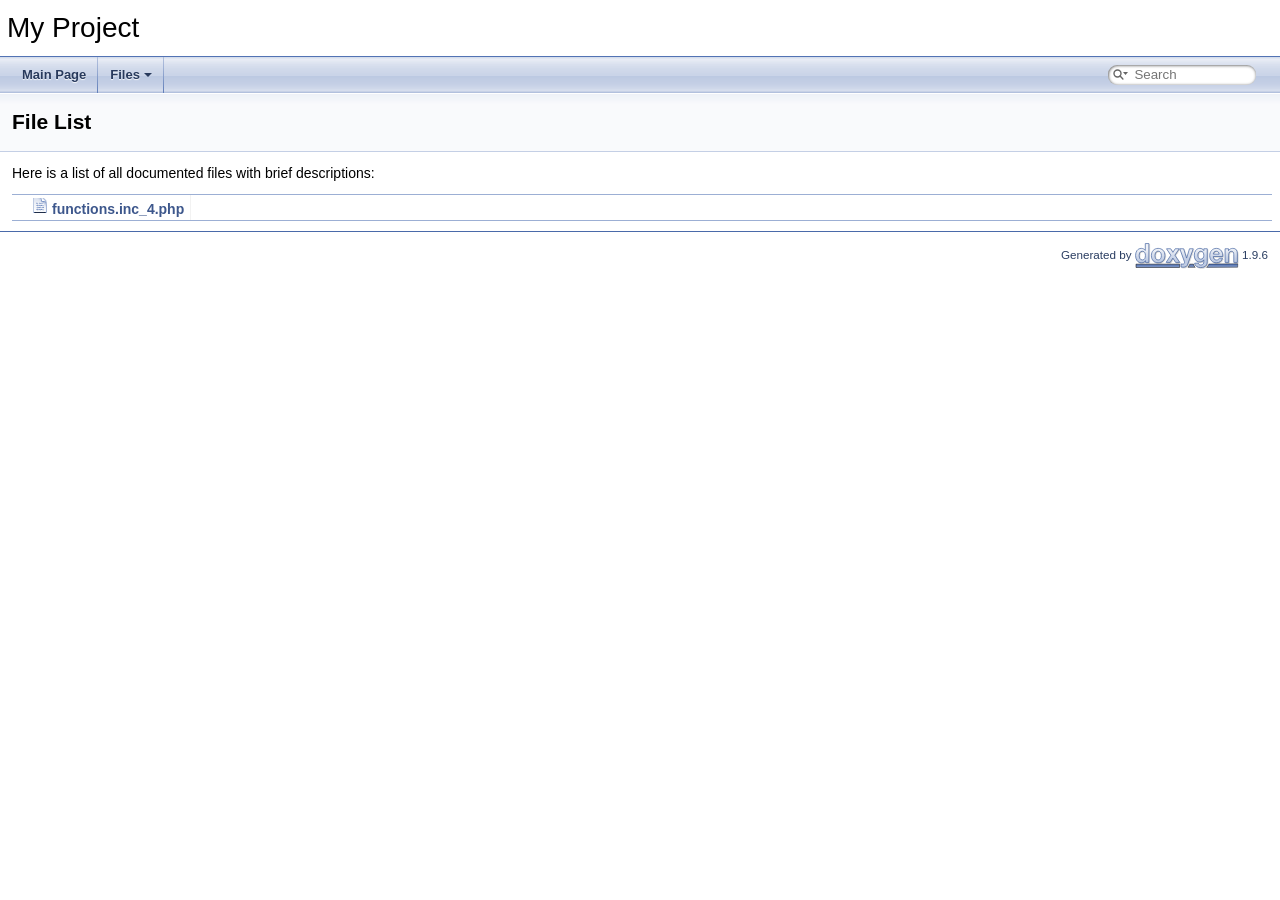
<file: doc/html/files.html>
<!DOCTYPE html PUBLIC "-//W3C//DTD XHTML 1.0 Transitional//EN" "https://www.w3.org/TR/xhtml1/DTD/xhtml1-transitional.dtd">
<html xmlns="http://www.w3.org/1999/xhtml" lang="en-US">
<head>
<meta http-equiv="Content-Type" content="text/xhtml;charset=UTF-8"/>
<meta http-equiv="X-UA-Compatible" content="IE=11"/>
<meta name="generator" content="Doxygen 1.9.6"/>
<meta name="viewport" content="width=device-width, initial-scale=1"/>
<title>My Project: File List</title>
<link href="tabs.css" rel="stylesheet" type="text/css"/>
<script type="text/javascript" src="jquery.js"></script>
<script type="text/javascript" src="dynsections.js"></script>
<link href="search/search.css" rel="stylesheet" type="text/css"/>
<script type="text/javascript" src="search/searchdata.js"></script>
<script type="text/javascript" src="search/search.js"></script>
<link href="doxygen.css" rel="stylesheet" type="text/css" />
</head>
<body>
<div id="top"><!-- do not remove this div, it is closed by doxygen! -->
<div id="titlearea">
<table cellspacing="0" cellpadding="0">
 <tbody>
 <tr id="projectrow">
  <td id="projectalign">
   <div id="projectname">My Project
   </div>
  </td>
 </tr>
 </tbody>
</table>
</div>
<!-- end header part -->
<!-- Generated by Doxygen 1.9.6 -->
<script type="text/javascript">
/* @license magnet:?xt=urn:btih:d3d9a9a6595521f9666a5e94cc830dab83b65699&amp;dn=expat.txt MIT */
var searchBox = new SearchBox("searchBox", "search/",'.html');
/* @license-end */
</script>
<script type="text/javascript" src="menudata.js"></script>
<script type="text/javascript" src="menu.js"></script>
<script type="text/javascript">
/* @license magnet:?xt=urn:btih:d3d9a9a6595521f9666a5e94cc830dab83b65699&amp;dn=expat.txt MIT */
$(function() {
  initMenu('',true,false,'search.php','Search');
  $(document).ready(function() { init_search(); });
});
/* @license-end */
</script>
<div id="main-nav"></div>
</div><!-- top -->
<!-- window showing the filter options -->
<div id="MSearchSelectWindow"
     onmouseover="return searchBox.OnSearchSelectShow()"
     onmouseout="return searchBox.OnSearchSelectHide()"
     onkeydown="return searchBox.OnSearchSelectKey(event)">
</div>

<!-- iframe showing the search results (closed by default) -->
<div id="MSearchResultsWindow">
<div id="MSearchResults">
<div class="SRPage">
<div id="SRIndex">
<div id="SRResults"></div>
<div class="SRStatus" id="Loading">Loading...</div>
<div class="SRStatus" id="Searching">Searching...</div>
<div class="SRStatus" id="NoMatches">No Matches</div>
</div>
</div>
</div>
</div>

<div class="header">
  <div class="headertitle"><div class="title">File List</div></div>
</div><!--header-->
<div class="contents">
<div class="textblock">Here is a list of all documented files with brief descriptions:</div><div class="directory">
<table class="directory">
<tr id="row_0_" class="even"><td class="entry"><span style="width:16px;display:inline-block;">&#160;</span><span class="icondoc"></span><a class="el" href="functions_8inc__4_8php.html" target="_self">functions.inc_4.php</a></td><td class="desc"></td></tr>
</table>
</div><!-- directory -->
</div><!-- contents -->
<!-- start footer part -->
<hr class="footer"/><address class="footer"><small>
Generated by&#160;<a href="https://www.doxygen.org/index.html"><img class="footer" src="doxygen.svg" width="104" height="31" alt="doxygen"/></a> 1.9.6
</small></address>
</body>
</html>
</file>
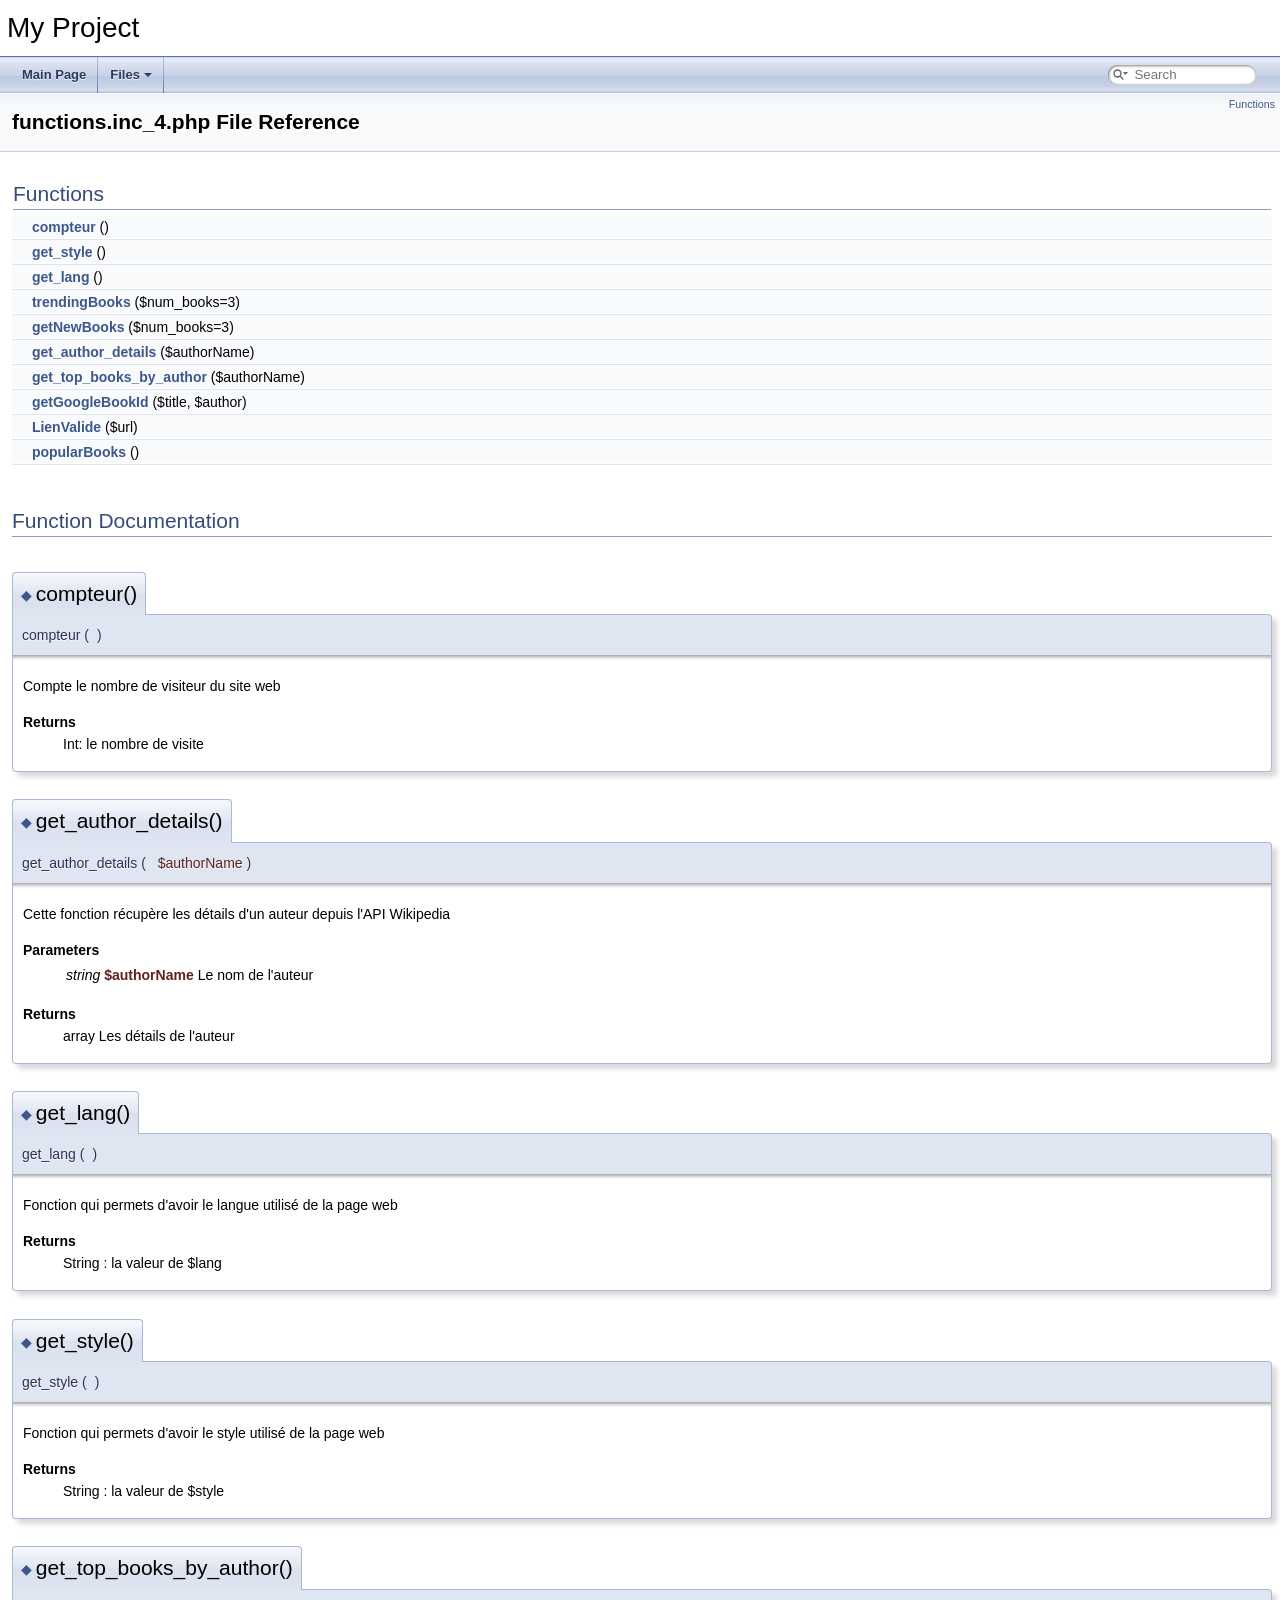
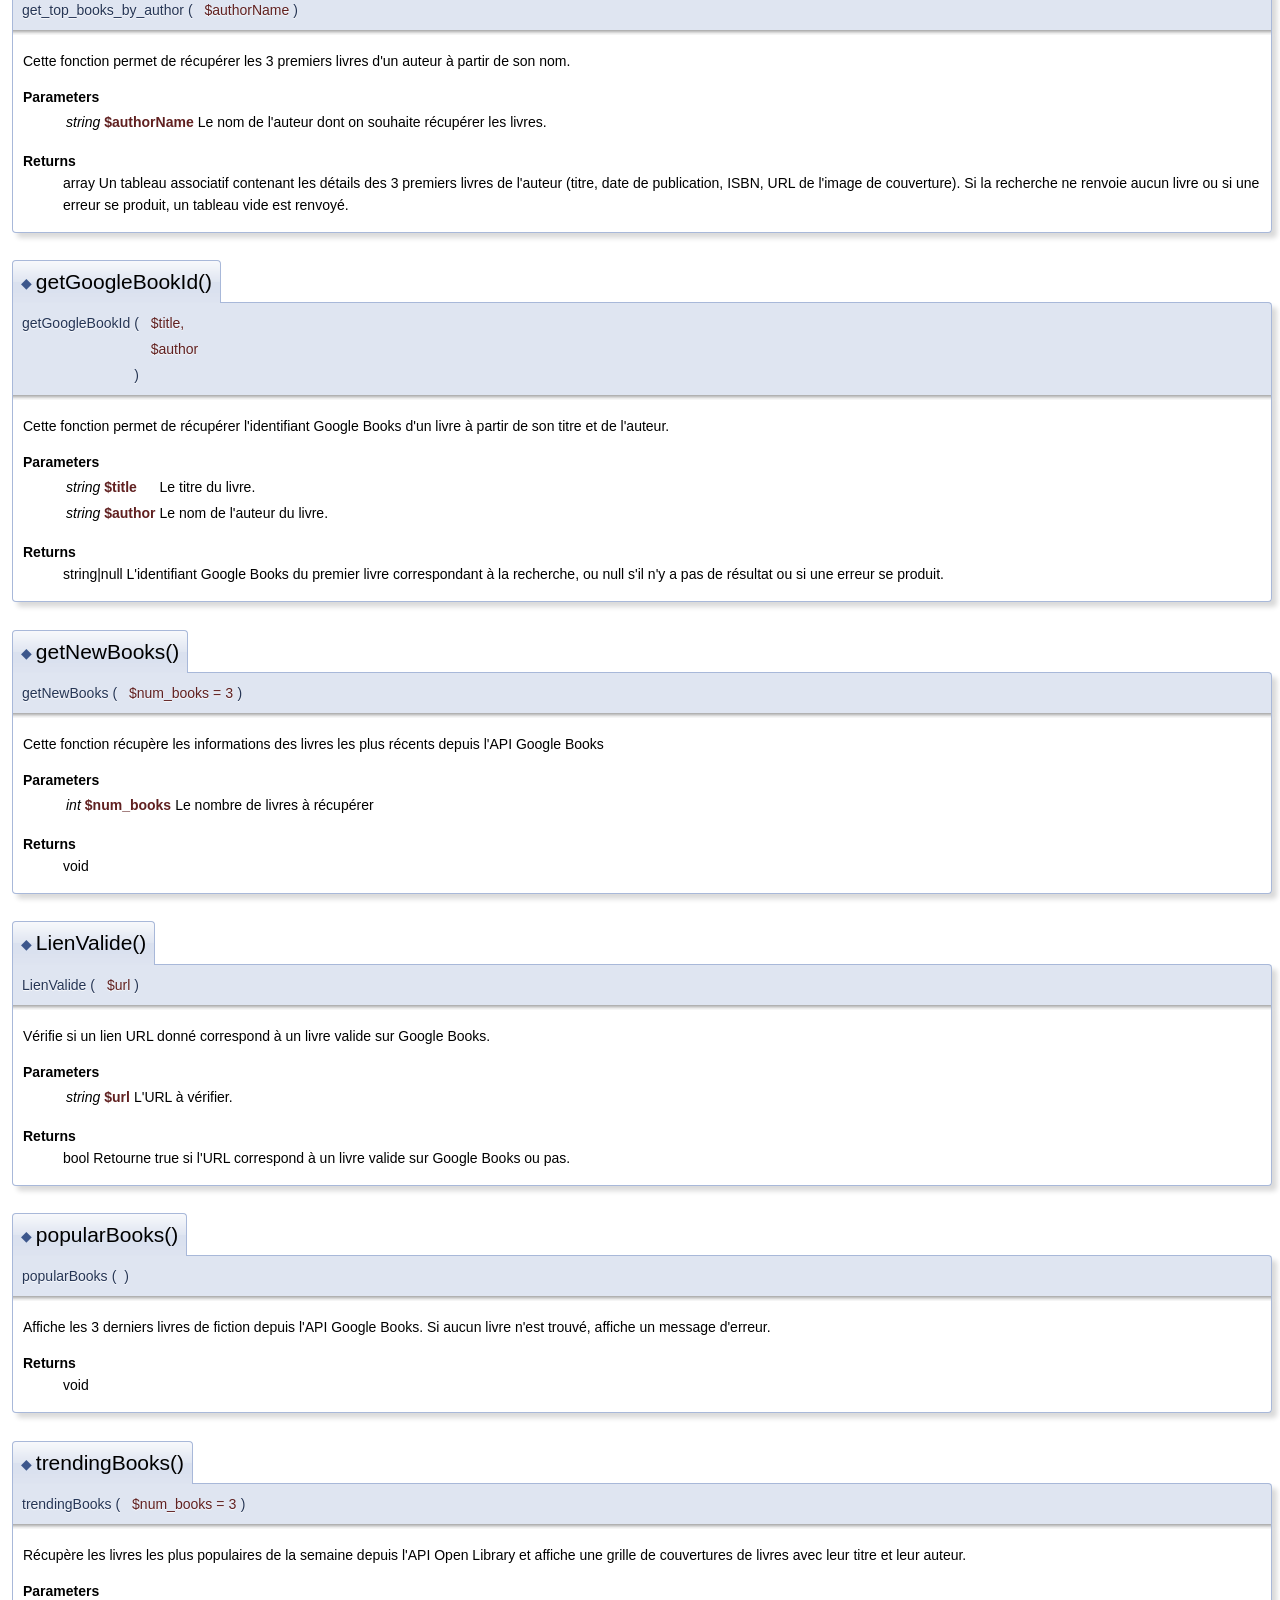
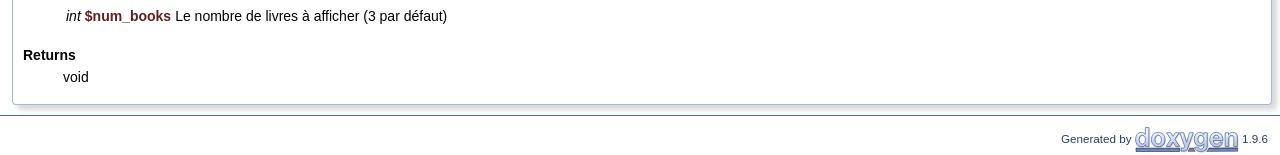
<file: doc/html/functions_8inc__4_8php.html>
<!DOCTYPE html PUBLIC "-//W3C//DTD XHTML 1.0 Transitional//EN" "https://www.w3.org/TR/xhtml1/DTD/xhtml1-transitional.dtd">
<html xmlns="http://www.w3.org/1999/xhtml" lang="en-US">
<head>
<meta http-equiv="Content-Type" content="text/xhtml;charset=UTF-8"/>
<meta http-equiv="X-UA-Compatible" content="IE=11"/>
<meta name="generator" content="Doxygen 1.9.6"/>
<meta name="viewport" content="width=device-width, initial-scale=1"/>
<title>My Project: functions.inc_4.php File Reference</title>
<link href="tabs.css" rel="stylesheet" type="text/css"/>
<script type="text/javascript" src="jquery.js"></script>
<script type="text/javascript" src="dynsections.js"></script>
<link href="search/search.css" rel="stylesheet" type="text/css"/>
<script type="text/javascript" src="search/searchdata.js"></script>
<script type="text/javascript" src="search/search.js"></script>
<link href="doxygen.css" rel="stylesheet" type="text/css" />
</head>
<body>
<div id="top"><!-- do not remove this div, it is closed by doxygen! -->
<div id="titlearea">
<table cellspacing="0" cellpadding="0">
 <tbody>
 <tr id="projectrow">
  <td id="projectalign">
   <div id="projectname">My Project
   </div>
  </td>
 </tr>
 </tbody>
</table>
</div>
<!-- end header part -->
<!-- Generated by Doxygen 1.9.6 -->
<script type="text/javascript">
/* @license magnet:?xt=urn:btih:d3d9a9a6595521f9666a5e94cc830dab83b65699&amp;dn=expat.txt MIT */
var searchBox = new SearchBox("searchBox", "search/",'.html');
/* @license-end */
</script>
<script type="text/javascript" src="menudata.js"></script>
<script type="text/javascript" src="menu.js"></script>
<script type="text/javascript">
/* @license magnet:?xt=urn:btih:d3d9a9a6595521f9666a5e94cc830dab83b65699&amp;dn=expat.txt MIT */
$(function() {
  initMenu('',true,false,'search.php','Search');
  $(document).ready(function() { init_search(); });
});
/* @license-end */
</script>
<div id="main-nav"></div>
<!-- window showing the filter options -->
<div id="MSearchSelectWindow"
     onmouseover="return searchBox.OnSearchSelectShow()"
     onmouseout="return searchBox.OnSearchSelectHide()"
     onkeydown="return searchBox.OnSearchSelectKey(event)">
</div>

<!-- iframe showing the search results (closed by default) -->
<div id="MSearchResultsWindow">
<div id="MSearchResults">
<div class="SRPage">
<div id="SRIndex">
<div id="SRResults"></div>
<div class="SRStatus" id="Loading">Loading...</div>
<div class="SRStatus" id="Searching">Searching...</div>
<div class="SRStatus" id="NoMatches">No Matches</div>
</div>
</div>
</div>
</div>

</div><!-- top -->
<div class="header">
  <div class="summary">
<a href="#func-members">Functions</a>  </div>
  <div class="headertitle"><div class="title">functions.inc_4.php File Reference</div></div>
</div><!--header-->
<div class="contents">
<table class="memberdecls">
<tr class="heading"><td colspan="2"><h2 class="groupheader"><a id="func-members" name="func-members"></a>
Functions</h2></td></tr>
<tr class="memitem:a196829cbb5e04e654e03e0a9d5c7837c"><td class="memItemLeft" align="right" valign="top">&#160;</td><td class="memItemRight" valign="bottom"><a class="el" href="functions_8inc__4_8php.html#a196829cbb5e04e654e03e0a9d5c7837c">compteur</a> ()</td></tr>
<tr class="separator:a196829cbb5e04e654e03e0a9d5c7837c"><td class="memSeparator" colspan="2">&#160;</td></tr>
<tr class="memitem:a6e2dabd650220d62302ade9d3ecc1049"><td class="memItemLeft" align="right" valign="top">&#160;</td><td class="memItemRight" valign="bottom"><a class="el" href="functions_8inc__4_8php.html#a6e2dabd650220d62302ade9d3ecc1049">get_style</a> ()</td></tr>
<tr class="separator:a6e2dabd650220d62302ade9d3ecc1049"><td class="memSeparator" colspan="2">&#160;</td></tr>
<tr class="memitem:ac46fbb5b1ab4311816bc820a2f2abc6b"><td class="memItemLeft" align="right" valign="top">&#160;</td><td class="memItemRight" valign="bottom"><a class="el" href="functions_8inc__4_8php.html#ac46fbb5b1ab4311816bc820a2f2abc6b">get_lang</a> ()</td></tr>
<tr class="separator:ac46fbb5b1ab4311816bc820a2f2abc6b"><td class="memSeparator" colspan="2">&#160;</td></tr>
<tr class="memitem:ad0e5f9df6d49ccefed95448b95f7427c"><td class="memItemLeft" align="right" valign="top">&#160;</td><td class="memItemRight" valign="bottom"><a class="el" href="functions_8inc__4_8php.html#ad0e5f9df6d49ccefed95448b95f7427c">trendingBooks</a> ($num_books=3)</td></tr>
<tr class="separator:ad0e5f9df6d49ccefed95448b95f7427c"><td class="memSeparator" colspan="2">&#160;</td></tr>
<tr class="memitem:a3e24001d53a7ec566ac1ac0bccce3dde"><td class="memItemLeft" align="right" valign="top">&#160;</td><td class="memItemRight" valign="bottom"><a class="el" href="functions_8inc__4_8php.html#a3e24001d53a7ec566ac1ac0bccce3dde">getNewBooks</a> ($num_books=3)</td></tr>
<tr class="separator:a3e24001d53a7ec566ac1ac0bccce3dde"><td class="memSeparator" colspan="2">&#160;</td></tr>
<tr class="memitem:a616d875b81b8353bcdb8bb0940fc0826"><td class="memItemLeft" align="right" valign="top">&#160;</td><td class="memItemRight" valign="bottom"><a class="el" href="functions_8inc__4_8php.html#a616d875b81b8353bcdb8bb0940fc0826">get_author_details</a> ($authorName)</td></tr>
<tr class="separator:a616d875b81b8353bcdb8bb0940fc0826"><td class="memSeparator" colspan="2">&#160;</td></tr>
<tr class="memitem:aee99556591a185fbdad4bea0024a7bcd"><td class="memItemLeft" align="right" valign="top">&#160;</td><td class="memItemRight" valign="bottom"><a class="el" href="functions_8inc__4_8php.html#aee99556591a185fbdad4bea0024a7bcd">get_top_books_by_author</a> ($authorName)</td></tr>
<tr class="separator:aee99556591a185fbdad4bea0024a7bcd"><td class="memSeparator" colspan="2">&#160;</td></tr>
<tr class="memitem:a3013af260ee3b706f1c9963a7df8df57"><td class="memItemLeft" align="right" valign="top">&#160;</td><td class="memItemRight" valign="bottom"><a class="el" href="functions_8inc__4_8php.html#a3013af260ee3b706f1c9963a7df8df57">getGoogleBookId</a> ($title, $author)</td></tr>
<tr class="separator:a3013af260ee3b706f1c9963a7df8df57"><td class="memSeparator" colspan="2">&#160;</td></tr>
<tr class="memitem:a6bd21b9cd5163c8cc53bca0990d503c4"><td class="memItemLeft" align="right" valign="top">&#160;</td><td class="memItemRight" valign="bottom"><a class="el" href="functions_8inc__4_8php.html#a6bd21b9cd5163c8cc53bca0990d503c4">LienValide</a> ($url)</td></tr>
<tr class="separator:a6bd21b9cd5163c8cc53bca0990d503c4"><td class="memSeparator" colspan="2">&#160;</td></tr>
<tr class="memitem:a5827cf80006f391b3a388ca839f50859"><td class="memItemLeft" align="right" valign="top">&#160;</td><td class="memItemRight" valign="bottom"><a class="el" href="functions_8inc__4_8php.html#a5827cf80006f391b3a388ca839f50859">popularBooks</a> ()</td></tr>
<tr class="separator:a5827cf80006f391b3a388ca839f50859"><td class="memSeparator" colspan="2">&#160;</td></tr>
</table>
<h2 class="groupheader">Function Documentation</h2>
<a id="a196829cbb5e04e654e03e0a9d5c7837c" name="a196829cbb5e04e654e03e0a9d5c7837c"></a>
<h2 class="memtitle"><span class="permalink"><a href="#a196829cbb5e04e654e03e0a9d5c7837c">&#9670;&#160;</a></span>compteur()</h2>

<div class="memitem">
<div class="memproto">
      <table class="memname">
        <tr>
          <td class="memname">compteur </td>
          <td>(</td>
          <td class="paramname"></td><td>)</td>
          <td></td>
        </tr>
      </table>
</div><div class="memdoc">
<p>Compte le nombre de visiteur du site web </p><dl class="section return"><dt>Returns</dt><dd>Int: le nombre de visite </dd></dl>

</div>
</div>
<a id="a616d875b81b8353bcdb8bb0940fc0826" name="a616d875b81b8353bcdb8bb0940fc0826"></a>
<h2 class="memtitle"><span class="permalink"><a href="#a616d875b81b8353bcdb8bb0940fc0826">&#9670;&#160;</a></span>get_author_details()</h2>

<div class="memitem">
<div class="memproto">
      <table class="memname">
        <tr>
          <td class="memname">get_author_details </td>
          <td>(</td>
          <td class="paramtype">&#160;</td>
          <td class="paramname"><em>$authorName</em></td><td>)</td>
          <td></td>
        </tr>
      </table>
</div><div class="memdoc">
<p>Cette fonction récupère les détails d'un auteur depuis l'API Wikipedia </p><dl class="params"><dt>Parameters</dt><dd>
  <table class="params">
    <tr><td class="paramtype">string</td><td class="paramname">$authorName</td><td>Le nom de l'auteur </td></tr>
  </table>
  </dd>
</dl>
<dl class="section return"><dt>Returns</dt><dd>array Les détails de l'auteur </dd></dl>

</div>
</div>
<a id="ac46fbb5b1ab4311816bc820a2f2abc6b" name="ac46fbb5b1ab4311816bc820a2f2abc6b"></a>
<h2 class="memtitle"><span class="permalink"><a href="#ac46fbb5b1ab4311816bc820a2f2abc6b">&#9670;&#160;</a></span>get_lang()</h2>

<div class="memitem">
<div class="memproto">
      <table class="memname">
        <tr>
          <td class="memname">get_lang </td>
          <td>(</td>
          <td class="paramname"></td><td>)</td>
          <td></td>
        </tr>
      </table>
</div><div class="memdoc">
<p>Fonction qui permets d'avoir le langue utilisé de la page web </p><dl class="section return"><dt>Returns</dt><dd>String : la valeur de $lang </dd></dl>

</div>
</div>
<a id="a6e2dabd650220d62302ade9d3ecc1049" name="a6e2dabd650220d62302ade9d3ecc1049"></a>
<h2 class="memtitle"><span class="permalink"><a href="#a6e2dabd650220d62302ade9d3ecc1049">&#9670;&#160;</a></span>get_style()</h2>

<div class="memitem">
<div class="memproto">
      <table class="memname">
        <tr>
          <td class="memname">get_style </td>
          <td>(</td>
          <td class="paramname"></td><td>)</td>
          <td></td>
        </tr>
      </table>
</div><div class="memdoc">
<p>Fonction qui permets d'avoir le style utilisé de la page web </p><dl class="section return"><dt>Returns</dt><dd>String : la valeur de $style </dd></dl>

</div>
</div>
<a id="aee99556591a185fbdad4bea0024a7bcd" name="aee99556591a185fbdad4bea0024a7bcd"></a>
<h2 class="memtitle"><span class="permalink"><a href="#aee99556591a185fbdad4bea0024a7bcd">&#9670;&#160;</a></span>get_top_books_by_author()</h2>

<div class="memitem">
<div class="memproto">
      <table class="memname">
        <tr>
          <td class="memname">get_top_books_by_author </td>
          <td>(</td>
          <td class="paramtype">&#160;</td>
          <td class="paramname"><em>$authorName</em></td><td>)</td>
          <td></td>
        </tr>
      </table>
</div><div class="memdoc">
<p>Cette fonction permet de récupérer les 3 premiers livres d'un auteur à partir de son nom. </p><dl class="params"><dt>Parameters</dt><dd>
  <table class="params">
    <tr><td class="paramtype">string</td><td class="paramname">$authorName</td><td>Le nom de l'auteur dont on souhaite récupérer les livres. </td></tr>
  </table>
  </dd>
</dl>
<dl class="section return"><dt>Returns</dt><dd>array Un tableau associatif contenant les détails des 3 premiers livres de l'auteur (titre, date de publication, ISBN, URL de l'image de couverture). Si la recherche ne renvoie aucun livre ou si une erreur se produit, un tableau vide est renvoyé. </dd></dl>

</div>
</div>
<a id="a3013af260ee3b706f1c9963a7df8df57" name="a3013af260ee3b706f1c9963a7df8df57"></a>
<h2 class="memtitle"><span class="permalink"><a href="#a3013af260ee3b706f1c9963a7df8df57">&#9670;&#160;</a></span>getGoogleBookId()</h2>

<div class="memitem">
<div class="memproto">
      <table class="memname">
        <tr>
          <td class="memname">getGoogleBookId </td>
          <td>(</td>
          <td class="paramtype">&#160;</td>
          <td class="paramname"><em>$title</em>, </td>
        </tr>
        <tr>
          <td class="paramkey"></td>
          <td></td>
          <td class="paramtype">&#160;</td>
          <td class="paramname"><em>$author</em>&#160;</td>
        </tr>
        <tr>
          <td></td>
          <td>)</td>
          <td></td><td></td>
        </tr>
      </table>
</div><div class="memdoc">
<p>Cette fonction permet de récupérer l'identifiant Google Books d'un livre à partir de son titre et de l'auteur. </p><dl class="params"><dt>Parameters</dt><dd>
  <table class="params">
    <tr><td class="paramtype">string</td><td class="paramname">$title</td><td>Le titre du livre. </td></tr>
    <tr><td class="paramtype">string</td><td class="paramname">$author</td><td>Le nom de l'auteur du livre. </td></tr>
  </table>
  </dd>
</dl>
<dl class="section return"><dt>Returns</dt><dd>string|null L'identifiant Google Books du premier livre correspondant à la recherche, ou null s'il n'y a pas de résultat ou si une erreur se produit. </dd></dl>

</div>
</div>
<a id="a3e24001d53a7ec566ac1ac0bccce3dde" name="a3e24001d53a7ec566ac1ac0bccce3dde"></a>
<h2 class="memtitle"><span class="permalink"><a href="#a3e24001d53a7ec566ac1ac0bccce3dde">&#9670;&#160;</a></span>getNewBooks()</h2>

<div class="memitem">
<div class="memproto">
      <table class="memname">
        <tr>
          <td class="memname">getNewBooks </td>
          <td>(</td>
          <td class="paramtype">&#160;</td>
          <td class="paramname"><em>$num_books</em> = <code>3</code></td><td>)</td>
          <td></td>
        </tr>
      </table>
</div><div class="memdoc">
<p>Cette fonction récupère les informations des livres les plus récents depuis l'API Google Books </p><dl class="params"><dt>Parameters</dt><dd>
  <table class="params">
    <tr><td class="paramtype">int</td><td class="paramname">$num_books</td><td>Le nombre de livres à récupérer </td></tr>
  </table>
  </dd>
</dl>
<dl class="section return"><dt>Returns</dt><dd>void </dd></dl>

</div>
</div>
<a id="a6bd21b9cd5163c8cc53bca0990d503c4" name="a6bd21b9cd5163c8cc53bca0990d503c4"></a>
<h2 class="memtitle"><span class="permalink"><a href="#a6bd21b9cd5163c8cc53bca0990d503c4">&#9670;&#160;</a></span>LienValide()</h2>

<div class="memitem">
<div class="memproto">
      <table class="memname">
        <tr>
          <td class="memname">LienValide </td>
          <td>(</td>
          <td class="paramtype">&#160;</td>
          <td class="paramname"><em>$url</em></td><td>)</td>
          <td></td>
        </tr>
      </table>
</div><div class="memdoc">
<p>Vérifie si un lien URL donné correspond à un livre valide sur Google Books. </p><dl class="params"><dt>Parameters</dt><dd>
  <table class="params">
    <tr><td class="paramtype">string</td><td class="paramname">$url</td><td>L'URL à vérifier. </td></tr>
  </table>
  </dd>
</dl>
<dl class="section return"><dt>Returns</dt><dd>bool Retourne true si l'URL correspond à un livre valide sur Google Books ou pas. </dd></dl>

</div>
</div>
<a id="a5827cf80006f391b3a388ca839f50859" name="a5827cf80006f391b3a388ca839f50859"></a>
<h2 class="memtitle"><span class="permalink"><a href="#a5827cf80006f391b3a388ca839f50859">&#9670;&#160;</a></span>popularBooks()</h2>

<div class="memitem">
<div class="memproto">
      <table class="memname">
        <tr>
          <td class="memname">popularBooks </td>
          <td>(</td>
          <td class="paramname"></td><td>)</td>
          <td></td>
        </tr>
      </table>
</div><div class="memdoc">
<p>Affiche les 3 derniers livres de fiction depuis l'API Google Books. Si aucun livre n'est trouvé, affiche un message d'erreur. </p><dl class="section return"><dt>Returns</dt><dd>void </dd></dl>

</div>
</div>
<a id="ad0e5f9df6d49ccefed95448b95f7427c" name="ad0e5f9df6d49ccefed95448b95f7427c"></a>
<h2 class="memtitle"><span class="permalink"><a href="#ad0e5f9df6d49ccefed95448b95f7427c">&#9670;&#160;</a></span>trendingBooks()</h2>

<div class="memitem">
<div class="memproto">
      <table class="memname">
        <tr>
          <td class="memname">trendingBooks </td>
          <td>(</td>
          <td class="paramtype">&#160;</td>
          <td class="paramname"><em>$num_books</em> = <code>3</code></td><td>)</td>
          <td></td>
        </tr>
      </table>
</div><div class="memdoc">
<p>Récupère les livres les plus populaires de la semaine depuis l'API Open Library et affiche une grille de couvertures de livres avec leur titre et leur auteur. </p><dl class="params"><dt>Parameters</dt><dd>
  <table class="params">
    <tr><td class="paramtype">int</td><td class="paramname">$num_books</td><td>Le nombre de livres à afficher (3 par défaut) </td></tr>
  </table>
  </dd>
</dl>
<dl class="section return"><dt>Returns</dt><dd>void </dd></dl>

</div>
</div>
</div><!-- contents -->
<!-- start footer part -->
<hr class="footer"/><address class="footer"><small>
Generated by&#160;<a href="https://www.doxygen.org/index.html"><img class="footer" src="doxygen.svg" width="104" height="31" alt="doxygen"/></a> 1.9.6
</small></address>
</body>
</html>
</file>
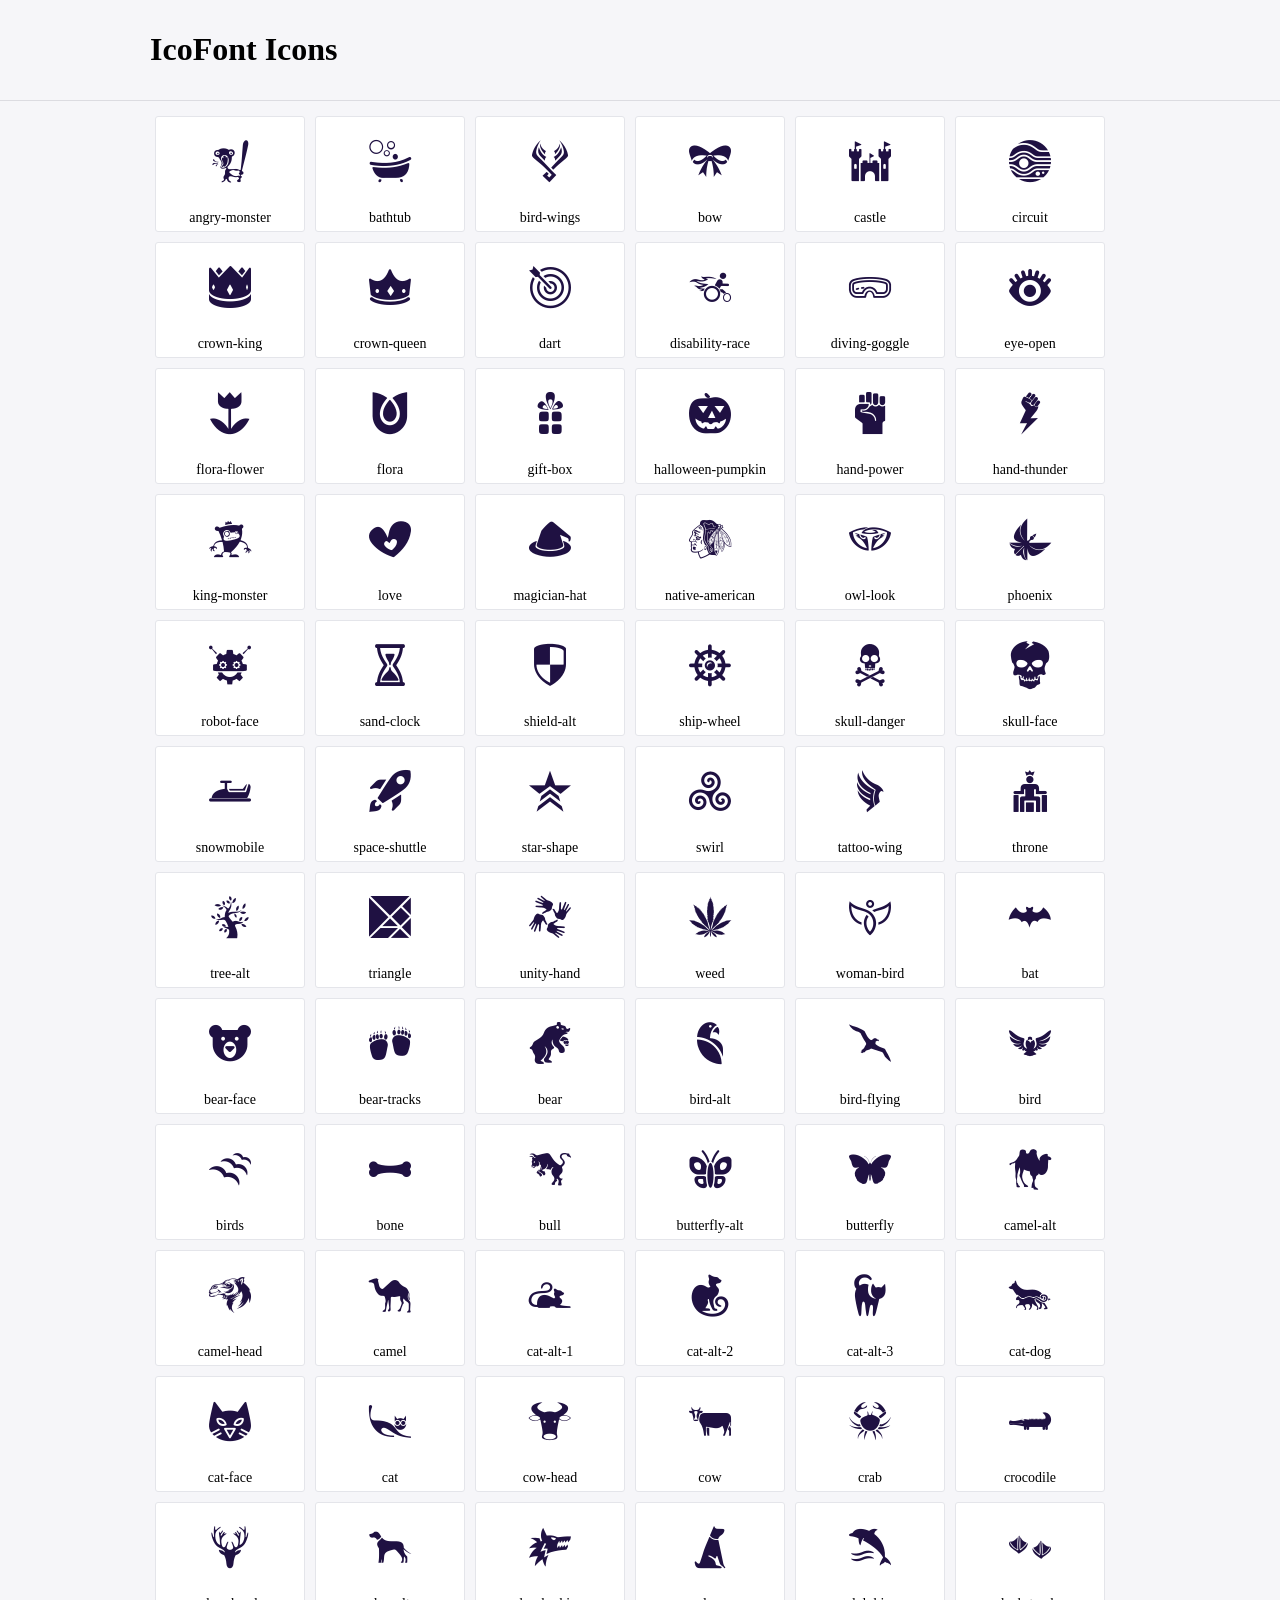
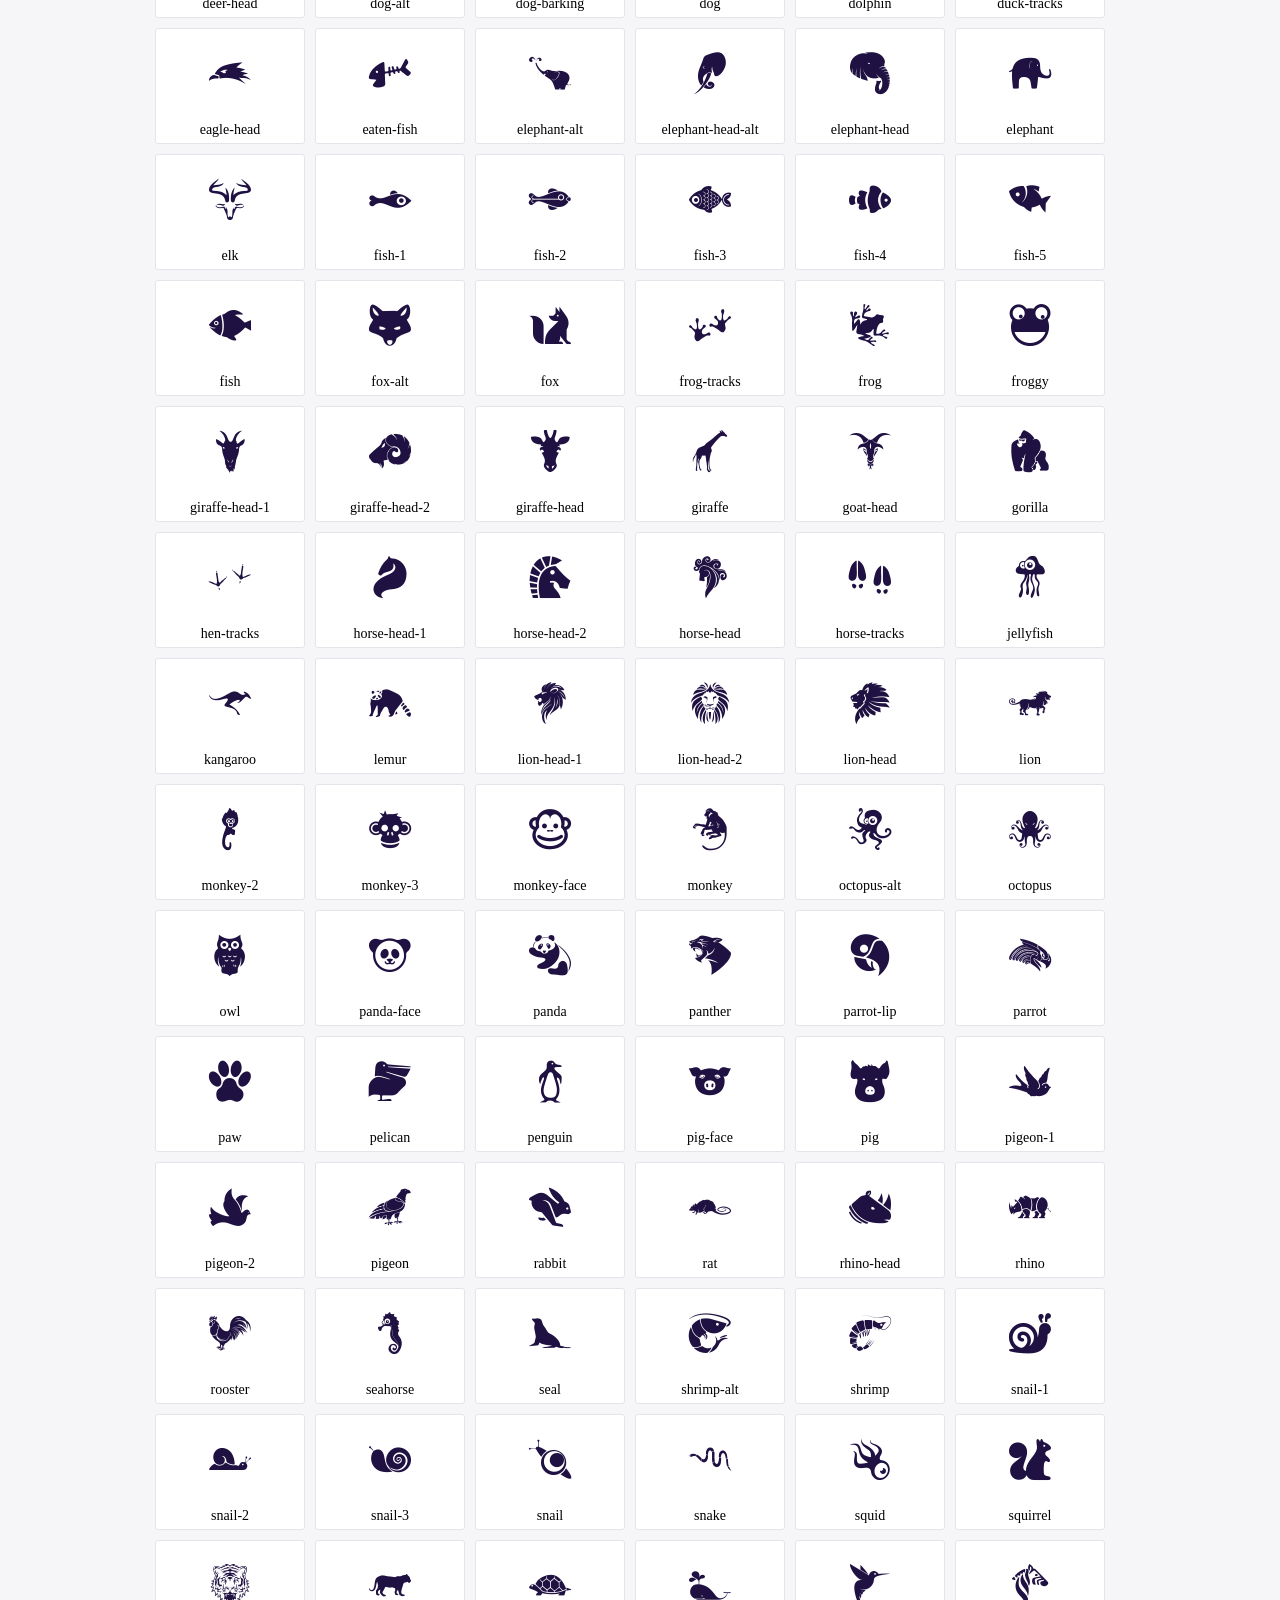
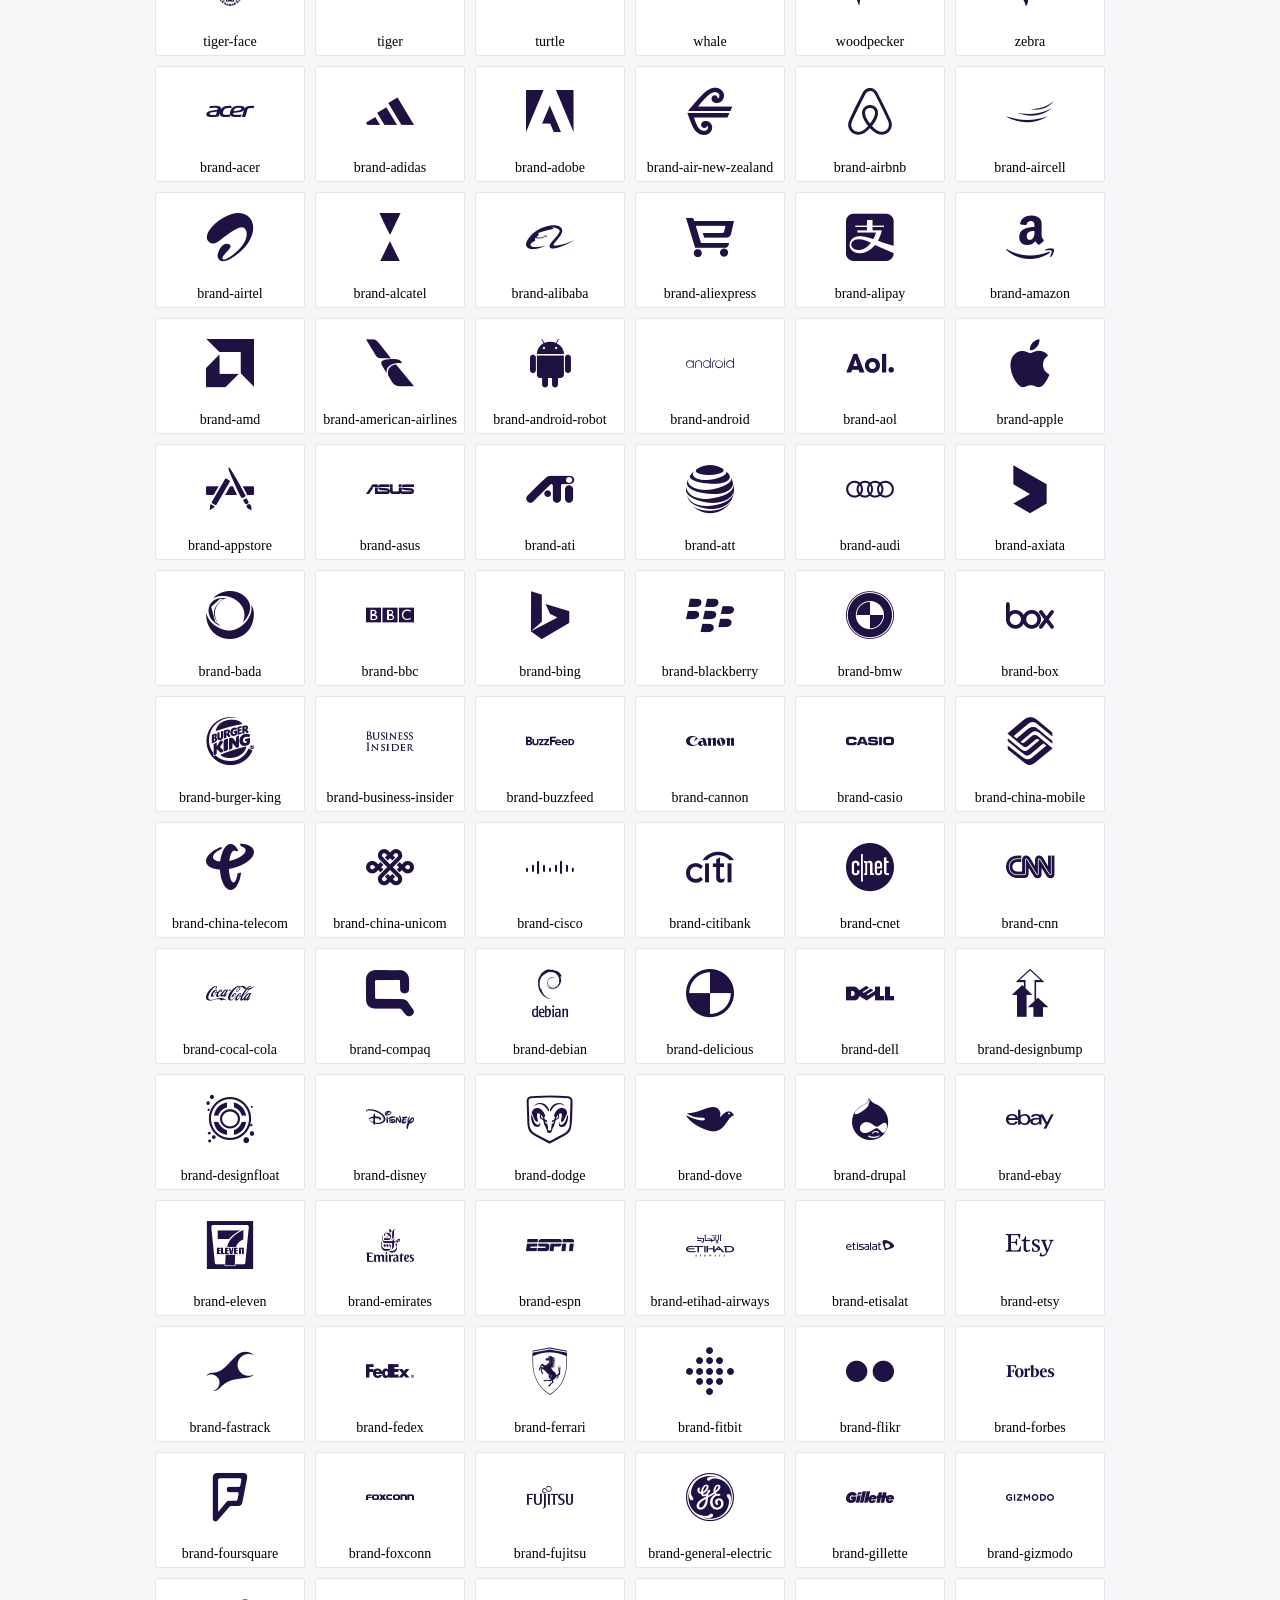
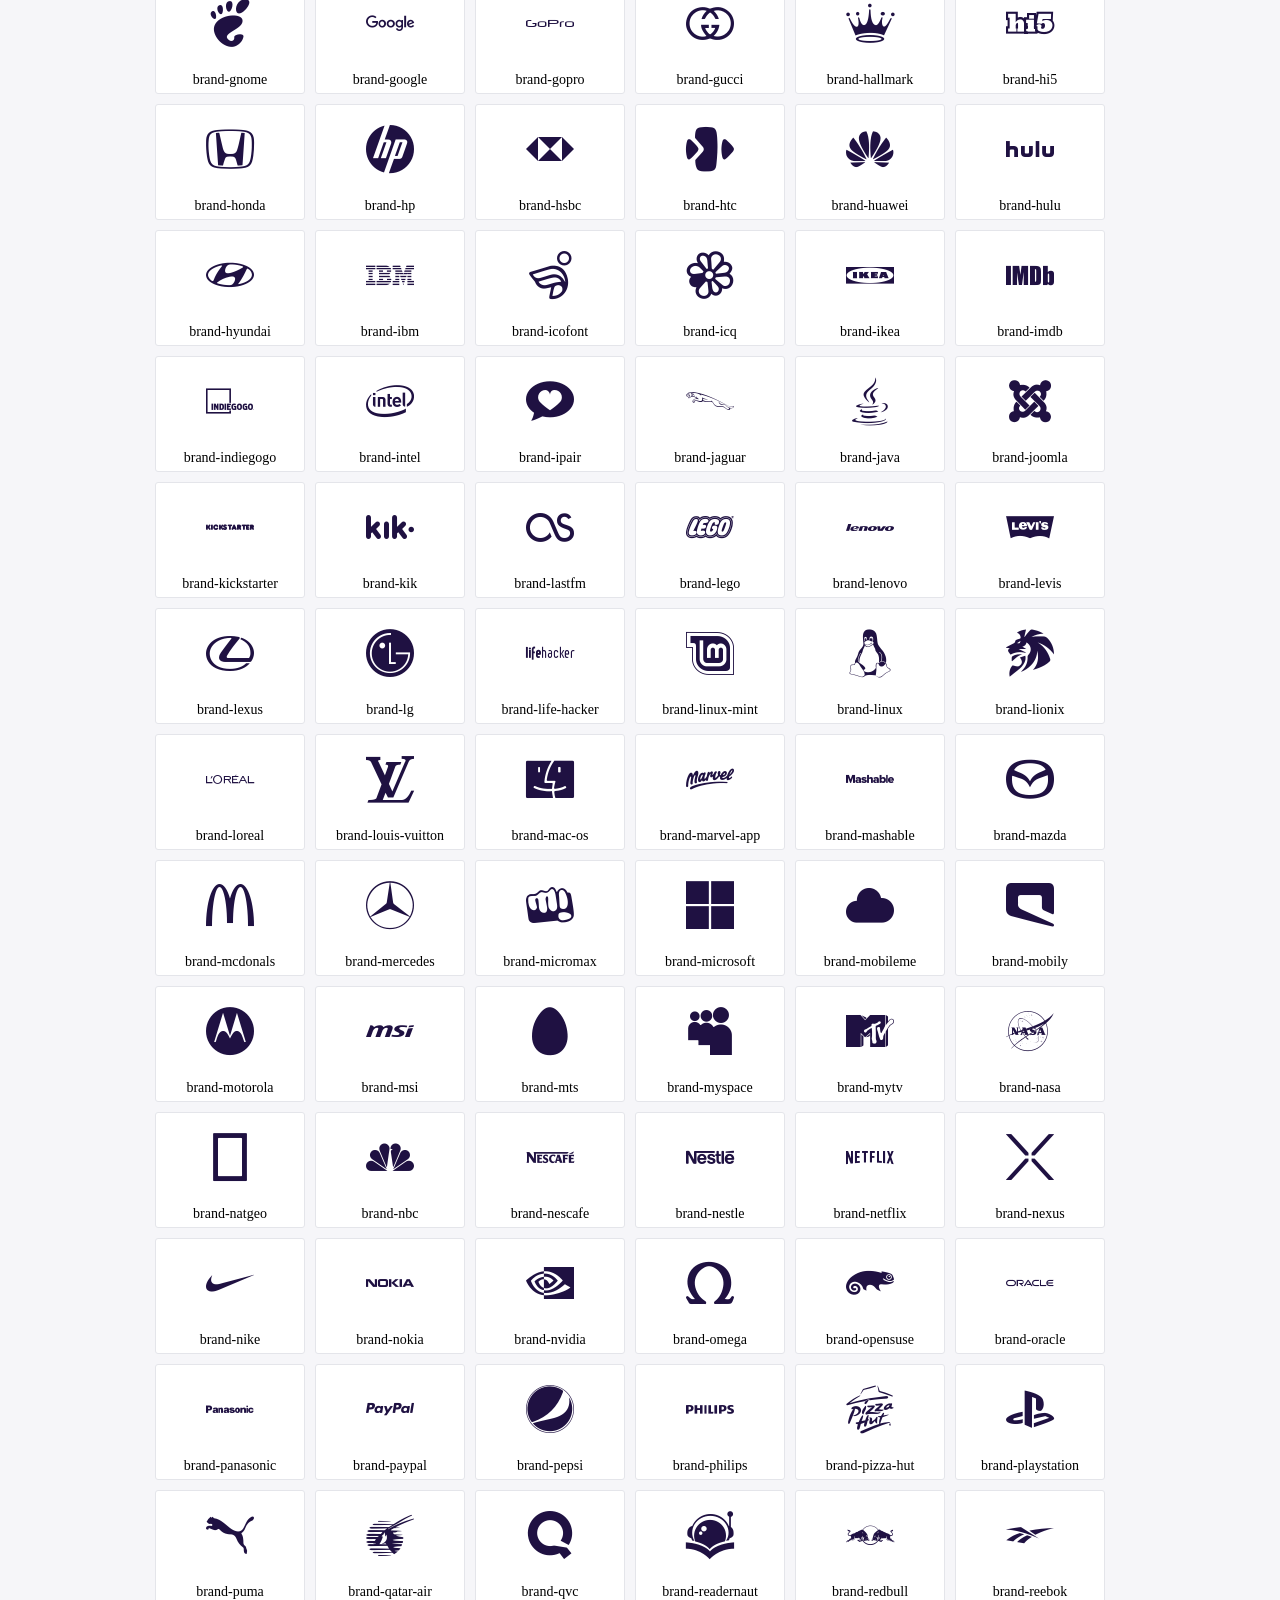
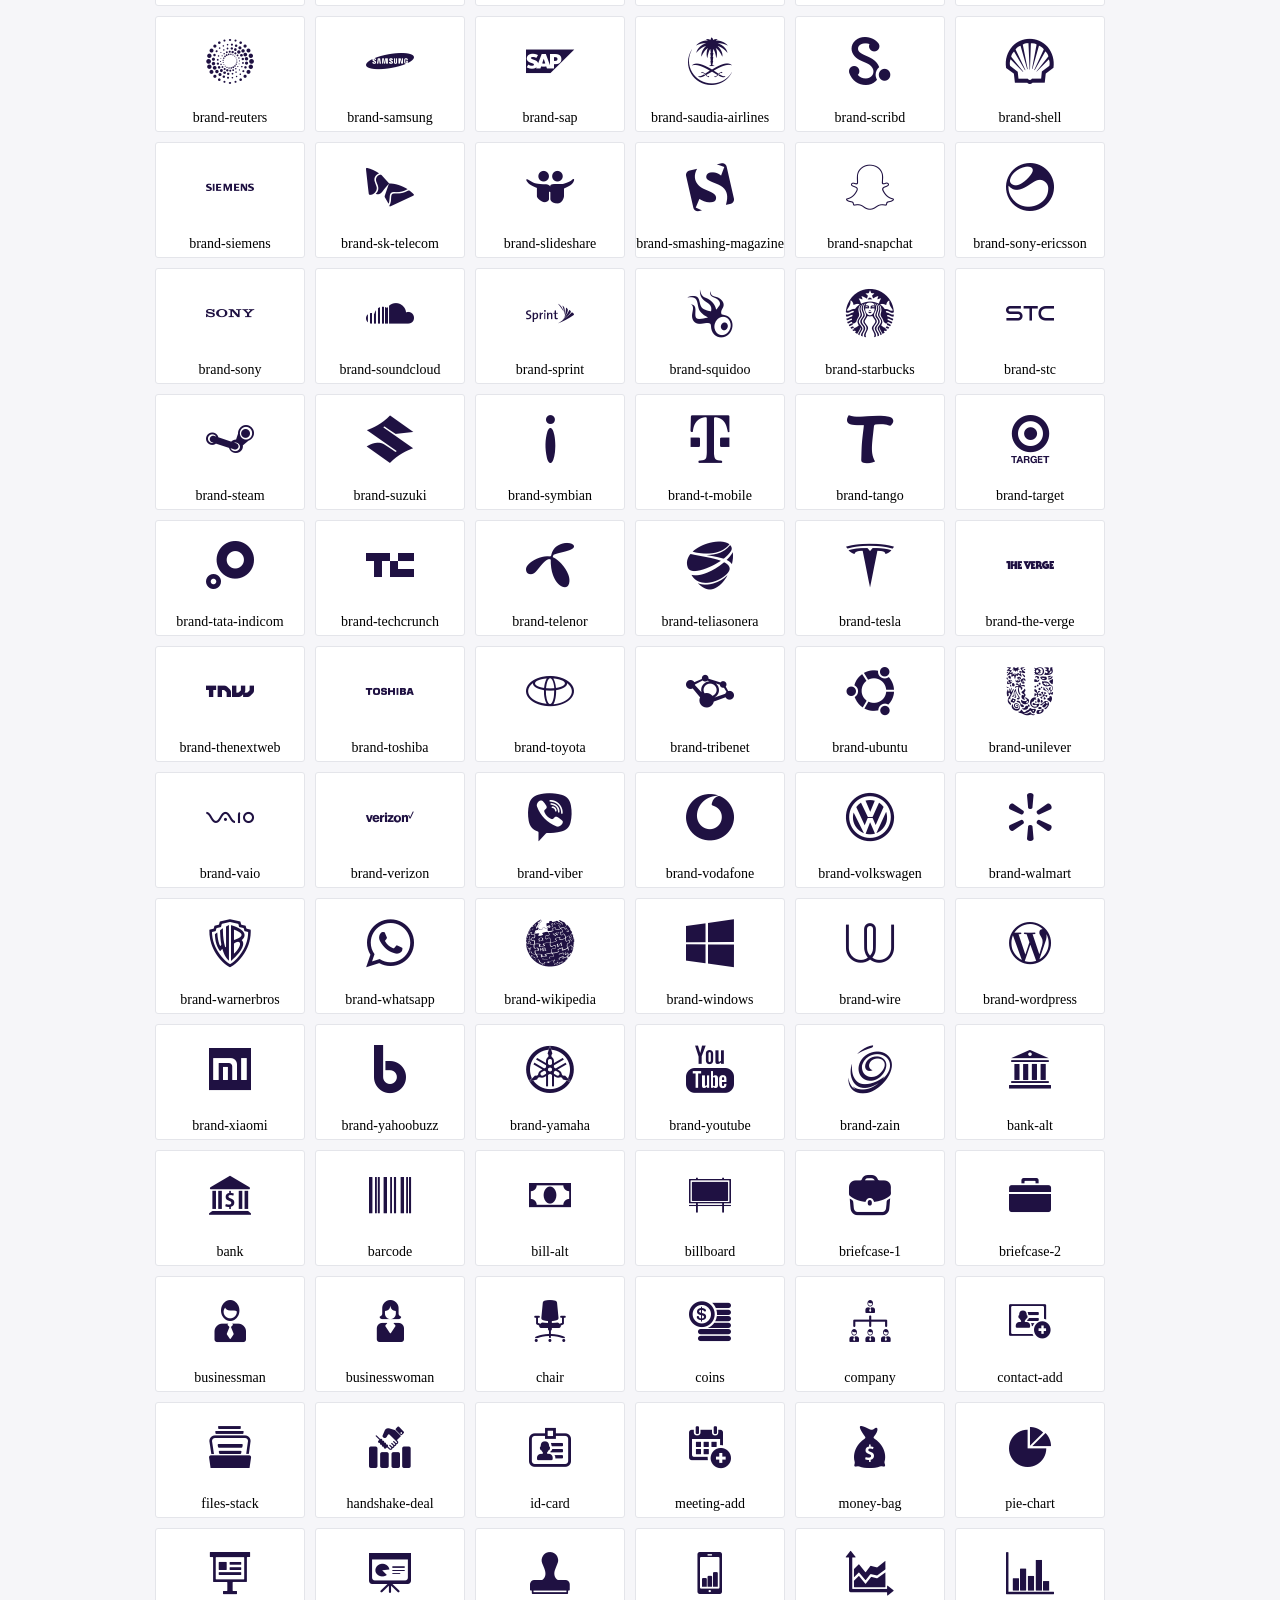
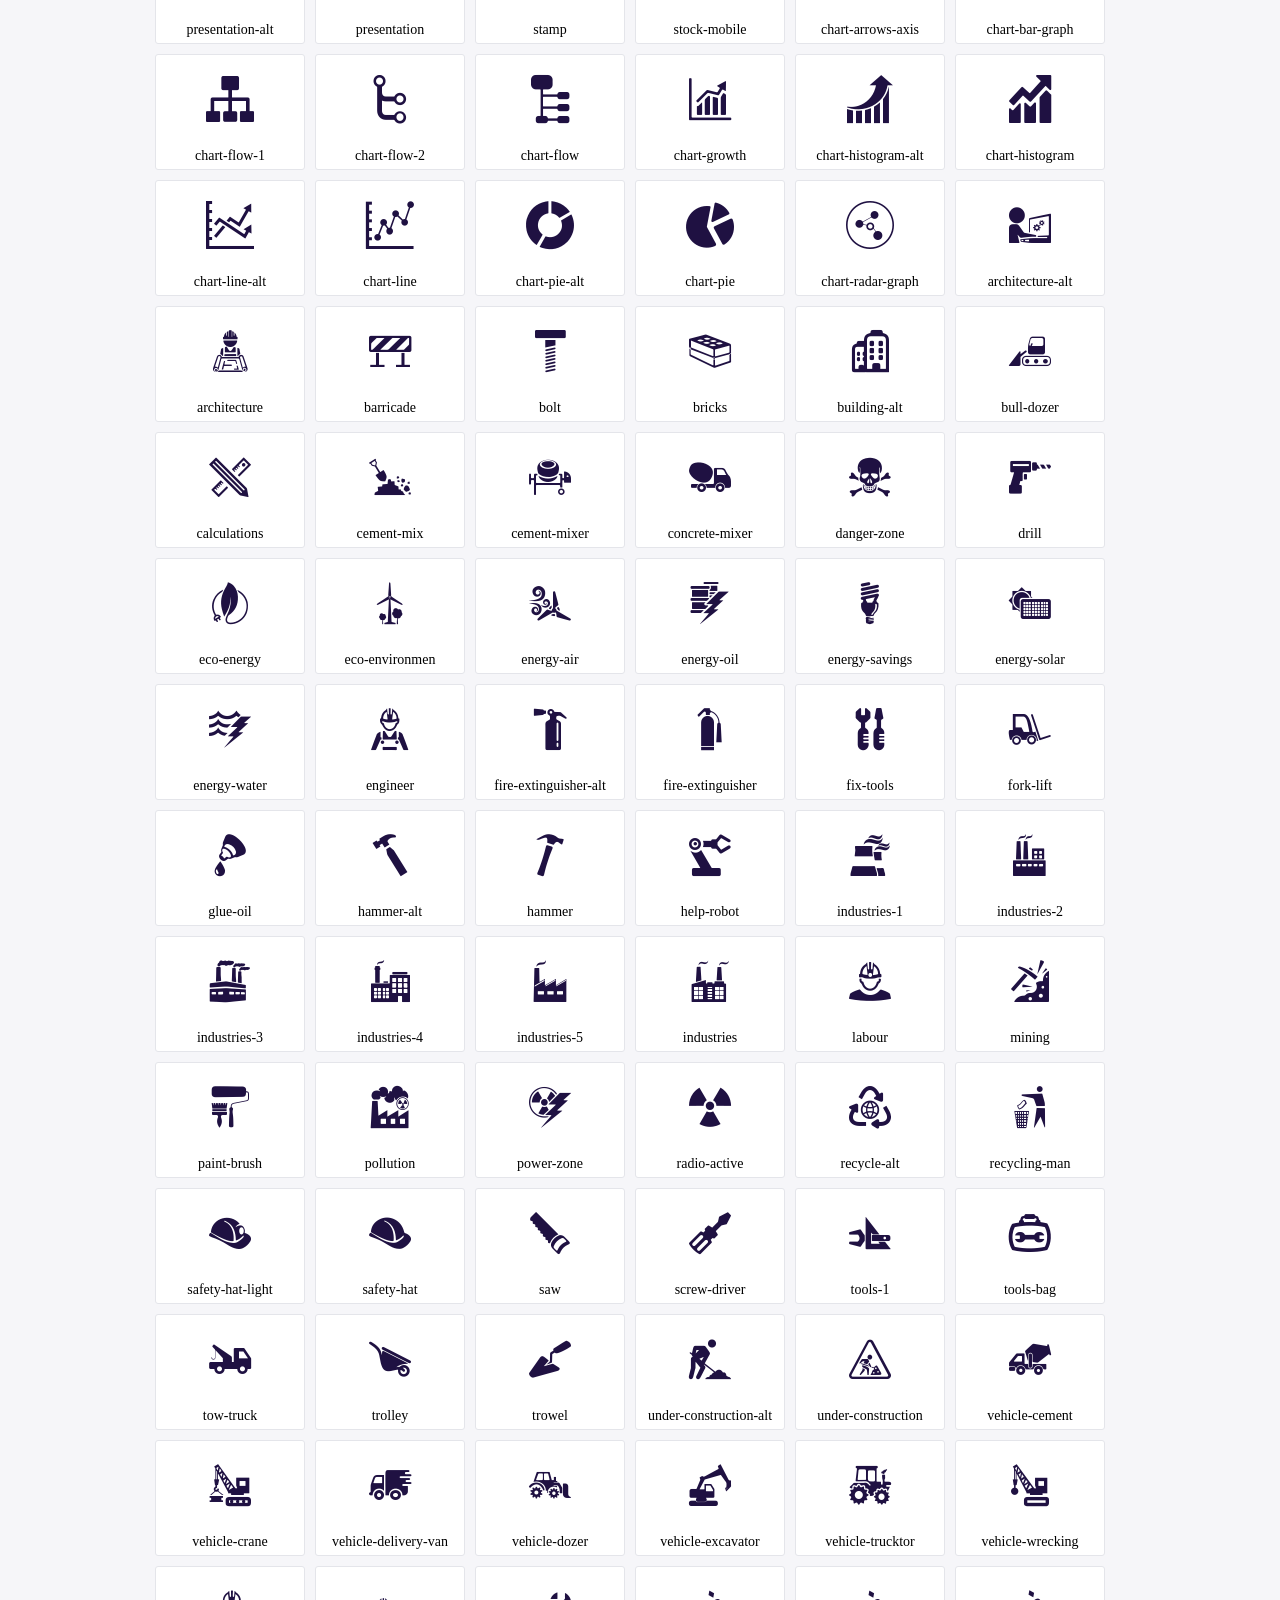
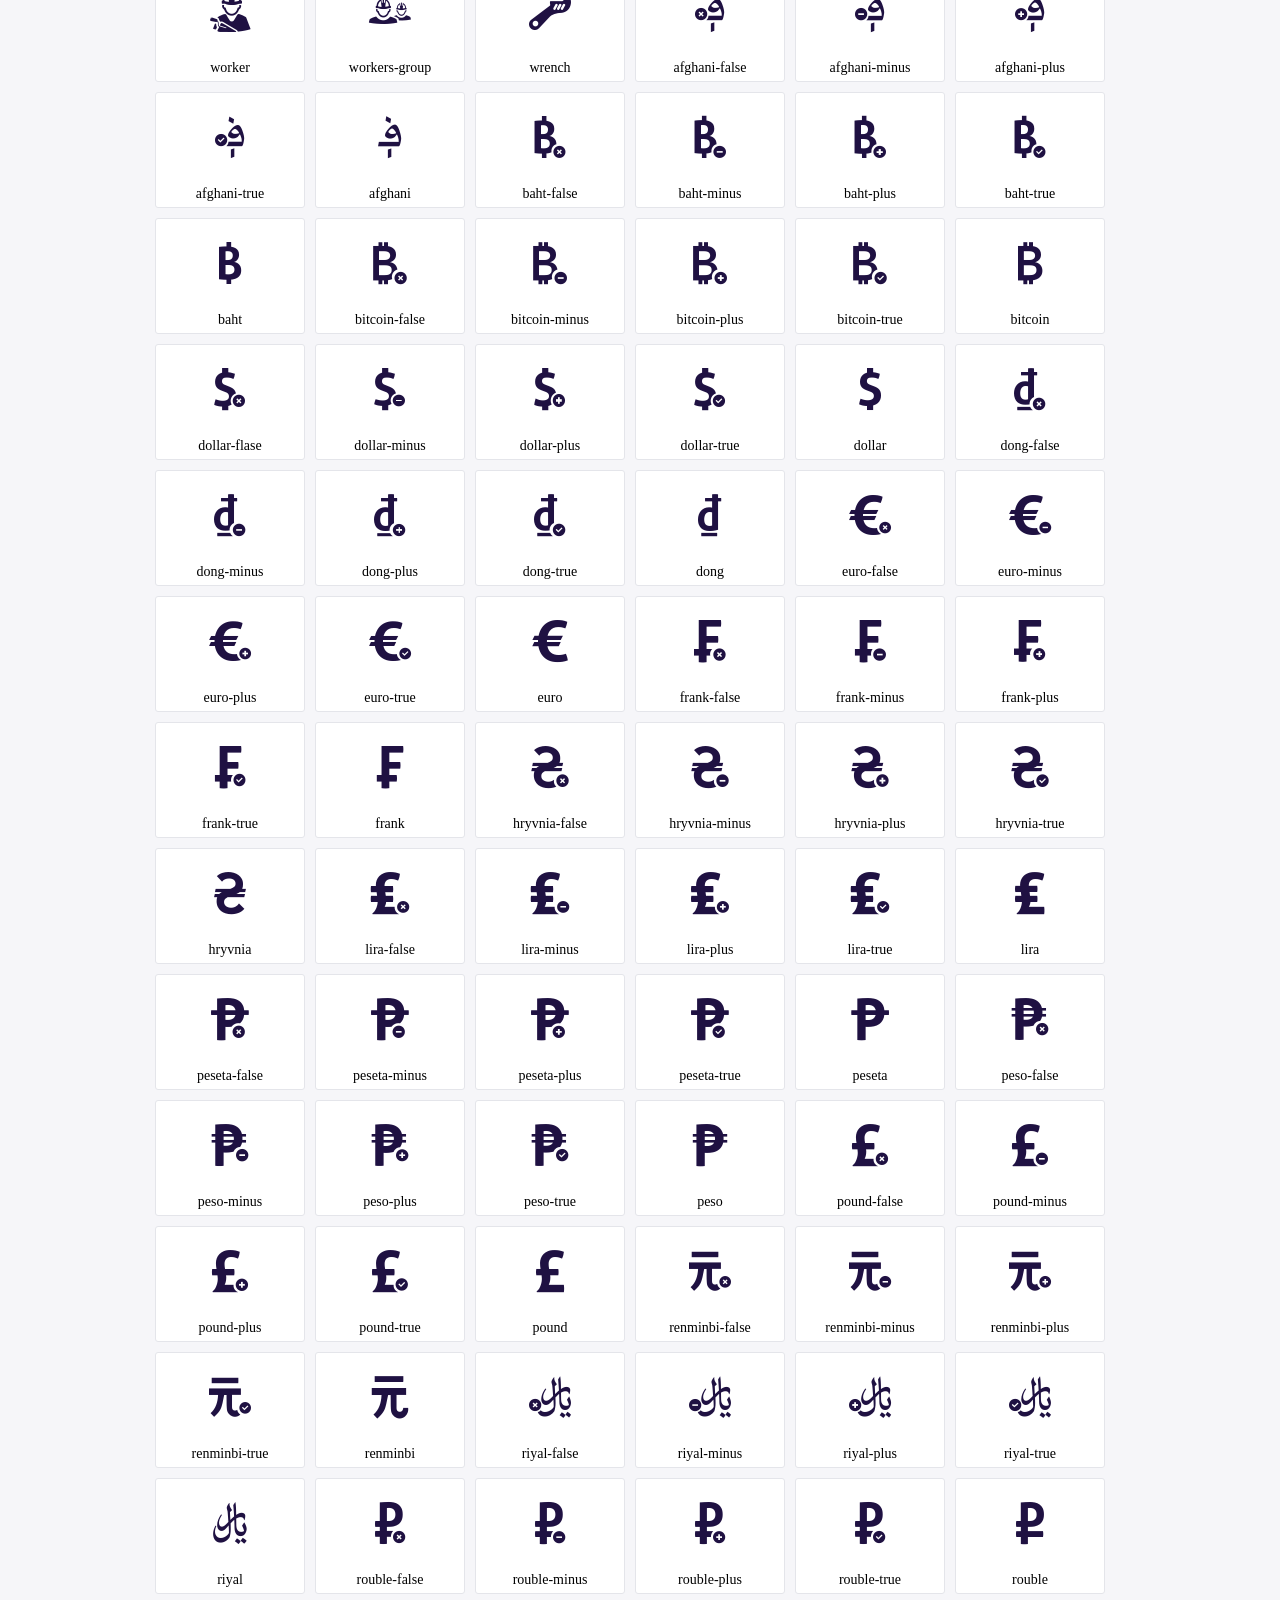
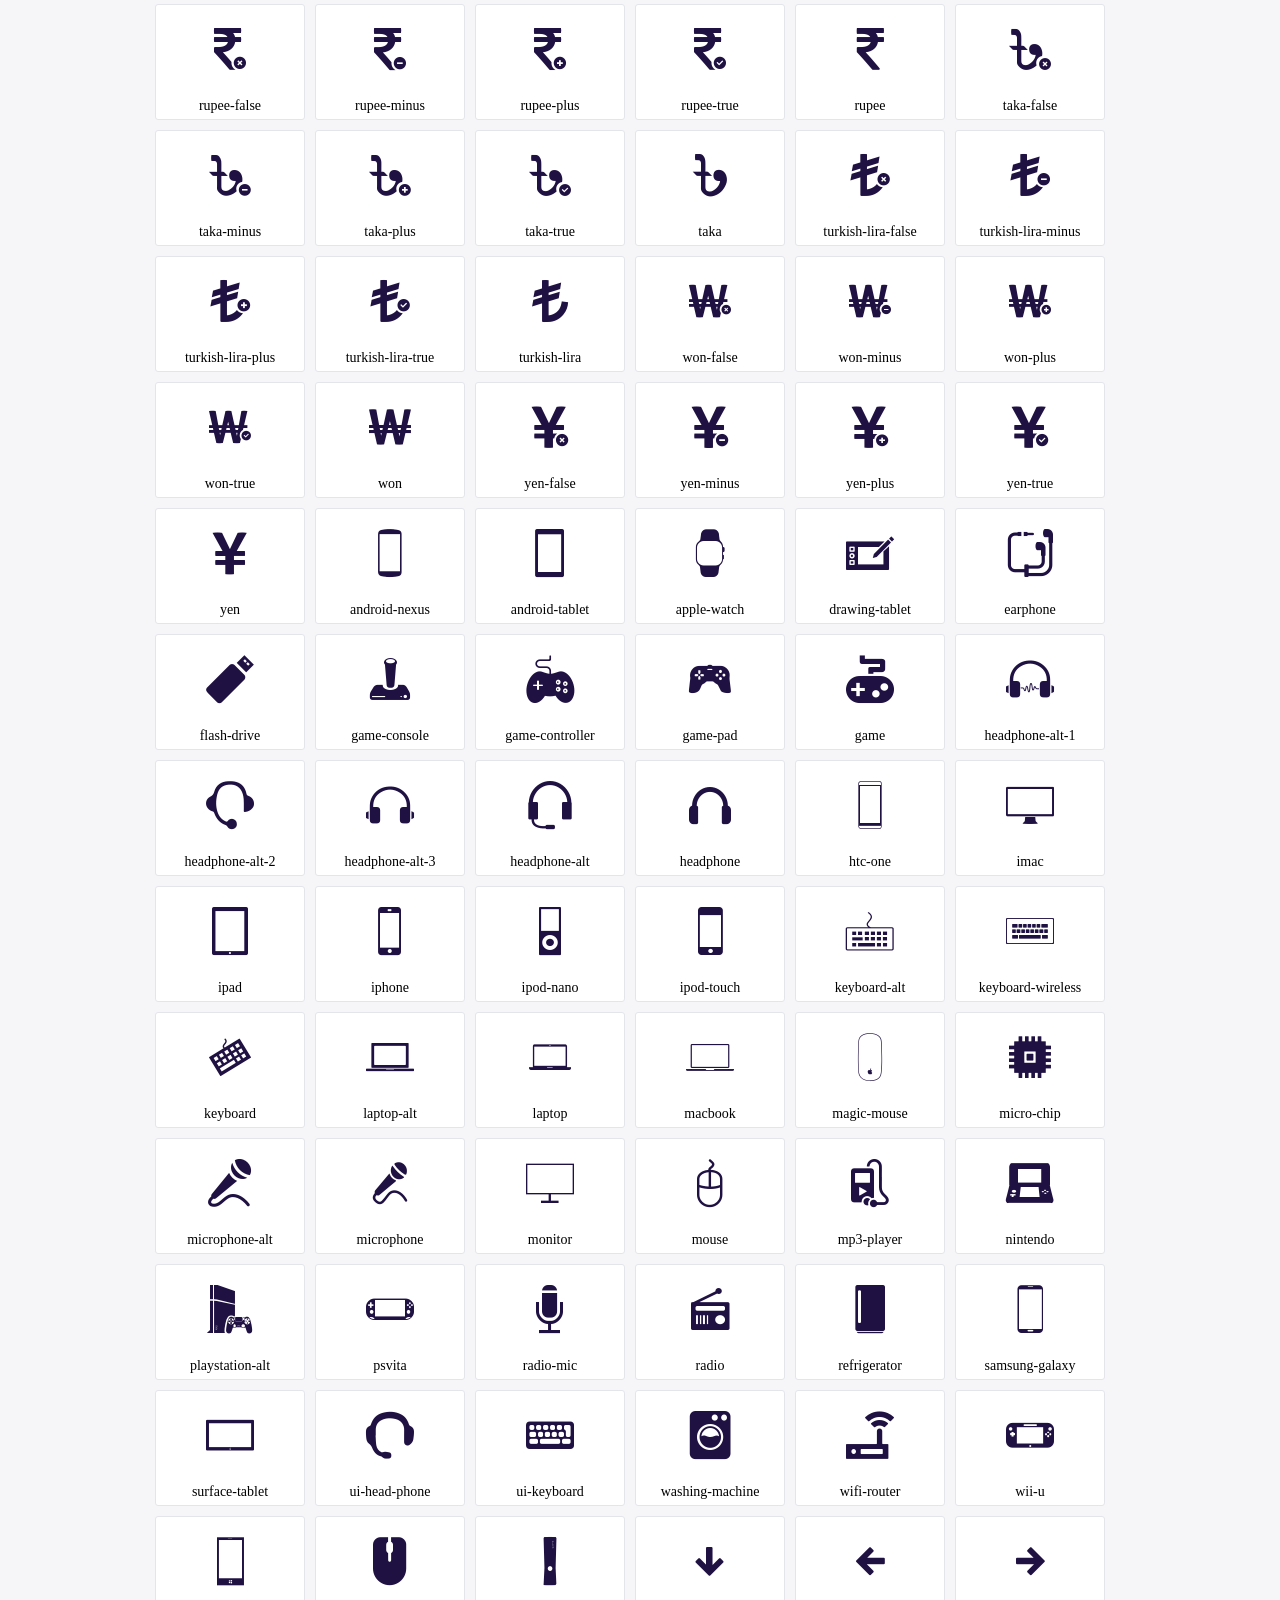
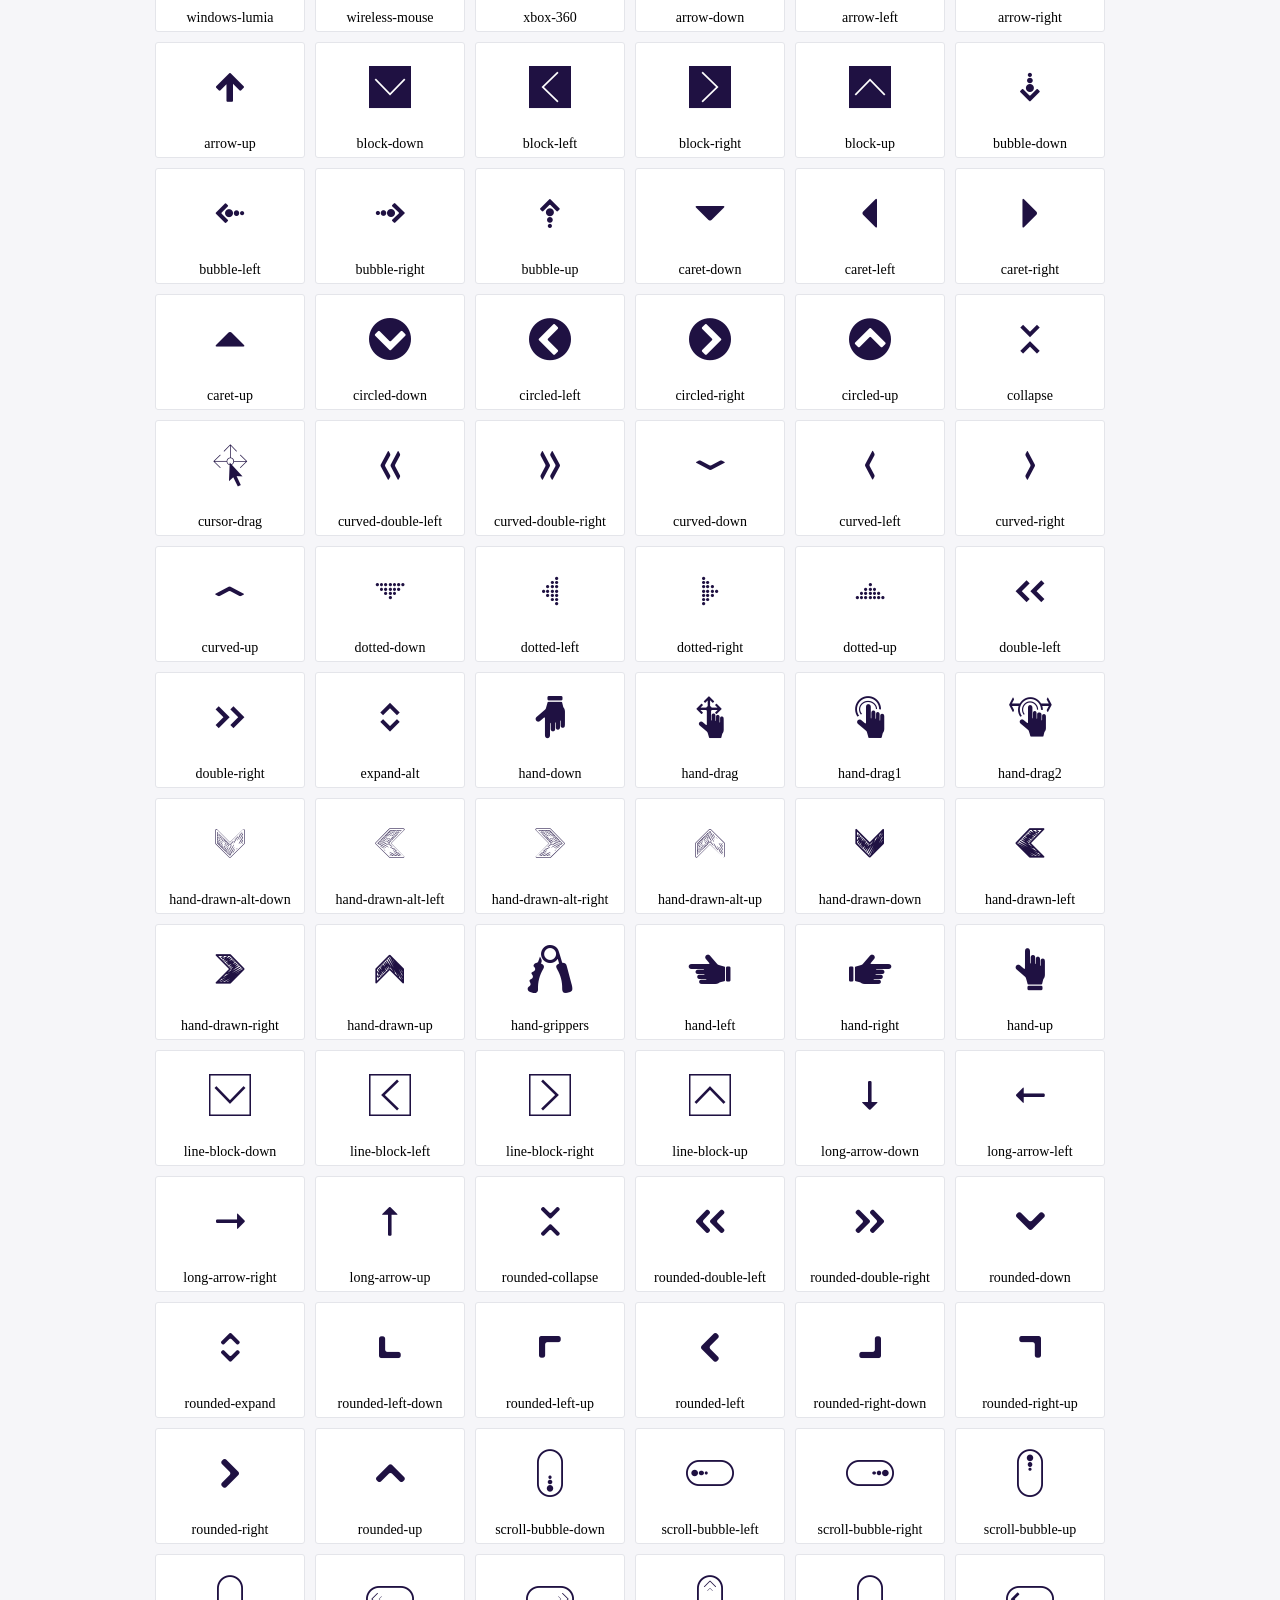
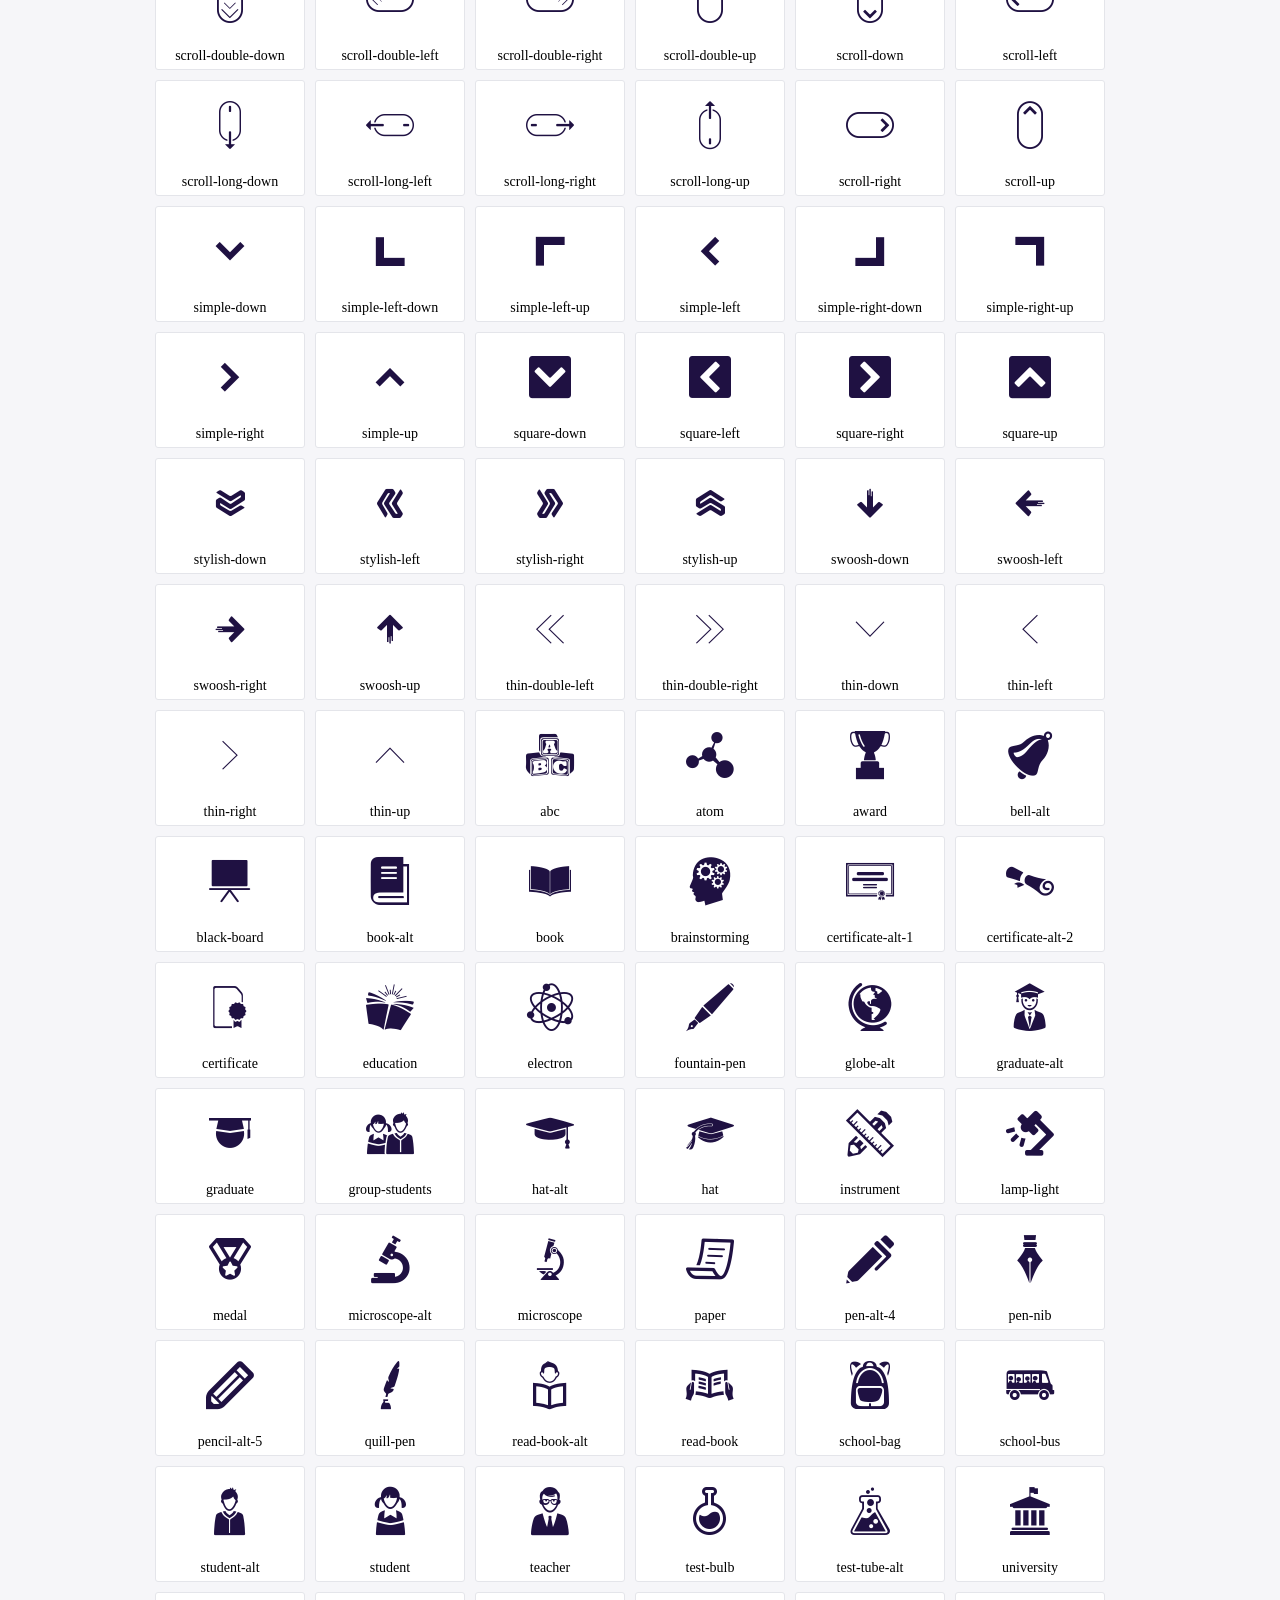
<file: src/icofont/demo.html>
<!DOCTYPE html>
	<html>
	<head>
		<meta charset="utf-8">
		<title>Examples | IcoFont</title>
		<link rel="stylesheet" type="text/css" href="./icofont.min.css">
		<style type="text/css">
			body {
				margin: 0;
				padding: 0;
				background: #F6F6F9;
			}
			.header {
				border-bottom: 1px solid #DCDCE1;
				padding: 10px 0;
				margin-bottom: 10px;
			}
			.container {
				width: 980px;
				margin: 0 auto;
			}
			.ico-title {
				font-size: 2em;
			}
			.iconlist {
				margin: 0;
				padding: 0;
				list-style: none;
				text-align: center;
				width: 100%;
				display: flex;
				flex-wrap: wrap;
				flex-direction: row;
			}
			.iconlist li {
				position: relative;
				margin: 5px;
				width: 150px;
				cursor: pointer;
			}
			.iconlist li .icon-holder {
				position: relative;
				text-align: center;
				border-radius: 3px;
				overflow: hidden;
				padding-bottom: 5px;
				background: #ffffff;
				border: 1px solid #E4E5EA;
				transition: all 0.2s linear 0s;
			}
			.iconlist li .icon-holder:hover {
				background: #00C3DA;
				color: #ffffff;
			}
			.iconlist li .icon-holder:hover .icon i {
				color: #ffffff;
			}
			.iconlist li .icon-holder .icon {
				padding: 20px;
				text-align: center;
			}
			.iconlist li .icon-holder .icon i {
				font-size: 3em;
				color: #1F1142;
			}
			.iconlist li .icon-holder span {
				font-size: 14px;
				display: block;
				margin-top: 5px;
				border-radius: 3px;
			}
		</style>
	</head>
	<body>
	<div class="header">
		<div class="container">
			<h1 class="ico-title"> IcoFont Icons </h1>
		</div>
	</div>
	<div class="container">
		<ul class="iconlist">
		
		<li>
			<div class="icon-holder">
				<div class="icon"> 
					<i class="icofont-angry-monster"></i>
				</div> 
				<span> angry-monster </span>
			</div>
		</li>
		
		<li>
			<div class="icon-holder">
				<div class="icon"> 
					<i class="icofont-bathtub"></i>
				</div> 
				<span> bathtub </span>
			</div>
		</li>
		
		<li>
			<div class="icon-holder">
				<div class="icon"> 
					<i class="icofont-bird-wings"></i>
				</div> 
				<span> bird-wings </span>
			</div>
		</li>
		
		<li>
			<div class="icon-holder">
				<div class="icon"> 
					<i class="icofont-bow"></i>
				</div> 
				<span> bow </span>
			</div>
		</li>
		
		<li>
			<div class="icon-holder">
				<div class="icon"> 
					<i class="icofont-castle"></i>
				</div> 
				<span> castle </span>
			</div>
		</li>
		
		<li>
			<div class="icon-holder">
				<div class="icon"> 
					<i class="icofont-circuit"></i>
				</div> 
				<span> circuit </span>
			</div>
		</li>
		
		<li>
			<div class="icon-holder">
				<div class="icon"> 
					<i class="icofont-crown-king"></i>
				</div> 
				<span> crown-king </span>
			</div>
		</li>
		
		<li>
			<div class="icon-holder">
				<div class="icon"> 
					<i class="icofont-crown-queen"></i>
				</div> 
				<span> crown-queen </span>
			</div>
		</li>
		
		<li>
			<div class="icon-holder">
				<div class="icon"> 
					<i class="icofont-dart"></i>
				</div> 
				<span> dart </span>
			</div>
		</li>
		
		<li>
			<div class="icon-holder">
				<div class="icon"> 
					<i class="icofont-disability-race"></i>
				</div> 
				<span> disability-race </span>
			</div>
		</li>
		
		<li>
			<div class="icon-holder">
				<div class="icon"> 
					<i class="icofont-diving-goggle"></i>
				</div> 
				<span> diving-goggle </span>
			</div>
		</li>
		
		<li>
			<div class="icon-holder">
				<div class="icon"> 
					<i class="icofont-eye-open"></i>
				</div> 
				<span> eye-open </span>
			</div>
		</li>
		
		<li>
			<div class="icon-holder">
				<div class="icon"> 
					<i class="icofont-flora-flower"></i>
				</div> 
				<span> flora-flower </span>
			</div>
		</li>
		
		<li>
			<div class="icon-holder">
				<div class="icon"> 
					<i class="icofont-flora"></i>
				</div> 
				<span> flora </span>
			</div>
		</li>
		
		<li>
			<div class="icon-holder">
				<div class="icon"> 
					<i class="icofont-gift-box"></i>
				</div> 
				<span> gift-box </span>
			</div>
		</li>
		
		<li>
			<div class="icon-holder">
				<div class="icon"> 
					<i class="icofont-halloween-pumpkin"></i>
				</div> 
				<span> halloween-pumpkin </span>
			</div>
		</li>
		
		<li>
			<div class="icon-holder">
				<div class="icon"> 
					<i class="icofont-hand-power"></i>
				</div> 
				<span> hand-power </span>
			</div>
		</li>
		
		<li>
			<div class="icon-holder">
				<div class="icon"> 
					<i class="icofont-hand-thunder"></i>
				</div> 
				<span> hand-thunder </span>
			</div>
		</li>
		
		<li>
			<div class="icon-holder">
				<div class="icon"> 
					<i class="icofont-king-monster"></i>
				</div> 
				<span> king-monster </span>
			</div>
		</li>
		
		<li>
			<div class="icon-holder">
				<div class="icon"> 
					<i class="icofont-love"></i>
				</div> 
				<span> love </span>
			</div>
		</li>
		
		<li>
			<div class="icon-holder">
				<div class="icon"> 
					<i class="icofont-magician-hat"></i>
				</div> 
				<span> magician-hat </span>
			</div>
		</li>
		
		<li>
			<div class="icon-holder">
				<div class="icon"> 
					<i class="icofont-native-american"></i>
				</div> 
				<span> native-american </span>
			</div>
		</li>
		
		<li>
			<div class="icon-holder">
				<div class="icon"> 
					<i class="icofont-owl-look"></i>
				</div> 
				<span> owl-look </span>
			</div>
		</li>
		
		<li>
			<div class="icon-holder">
				<div class="icon"> 
					<i class="icofont-phoenix"></i>
				</div> 
				<span> phoenix </span>
			</div>
		</li>
		
		<li>
			<div class="icon-holder">
				<div class="icon"> 
					<i class="icofont-robot-face"></i>
				</div> 
				<span> robot-face </span>
			</div>
		</li>
		
		<li>
			<div class="icon-holder">
				<div class="icon"> 
					<i class="icofont-sand-clock"></i>
				</div> 
				<span> sand-clock </span>
			</div>
		</li>
		
		<li>
			<div class="icon-holder">
				<div class="icon"> 
					<i class="icofont-shield-alt"></i>
				</div> 
				<span> shield-alt </span>
			</div>
		</li>
		
		<li>
			<div class="icon-holder">
				<div class="icon"> 
					<i class="icofont-ship-wheel"></i>
				</div> 
				<span> ship-wheel </span>
			</div>
		</li>
		
		<li>
			<div class="icon-holder">
				<div class="icon"> 
					<i class="icofont-skull-danger"></i>
				</div> 
				<span> skull-danger </span>
			</div>
		</li>
		
		<li>
			<div class="icon-holder">
				<div class="icon"> 
					<i class="icofont-skull-face"></i>
				</div> 
				<span> skull-face </span>
			</div>
		</li>
		
		<li>
			<div class="icon-holder">
				<div class="icon"> 
					<i class="icofont-snowmobile"></i>
				</div> 
				<span> snowmobile </span>
			</div>
		</li>
		
		<li>
			<div class="icon-holder">
				<div class="icon"> 
					<i class="icofont-space-shuttle"></i>
				</div> 
				<span> space-shuttle </span>
			</div>
		</li>
		
		<li>
			<div class="icon-holder">
				<div class="icon"> 
					<i class="icofont-star-shape"></i>
				</div> 
				<span> star-shape </span>
			</div>
		</li>
		
		<li>
			<div class="icon-holder">
				<div class="icon"> 
					<i class="icofont-swirl"></i>
				</div> 
				<span> swirl </span>
			</div>
		</li>
		
		<li>
			<div class="icon-holder">
				<div class="icon"> 
					<i class="icofont-tattoo-wing"></i>
				</div> 
				<span> tattoo-wing </span>
			</div>
		</li>
		
		<li>
			<div class="icon-holder">
				<div class="icon"> 
					<i class="icofont-throne"></i>
				</div> 
				<span> throne </span>
			</div>
		</li>
		
		<li>
			<div class="icon-holder">
				<div class="icon"> 
					<i class="icofont-tree-alt"></i>
				</div> 
				<span> tree-alt </span>
			</div>
		</li>
		
		<li>
			<div class="icon-holder">
				<div class="icon"> 
					<i class="icofont-triangle"></i>
				</div> 
				<span> triangle </span>
			</div>
		</li>
		
		<li>
			<div class="icon-holder">
				<div class="icon"> 
					<i class="icofont-unity-hand"></i>
				</div> 
				<span> unity-hand </span>
			</div>
		</li>
		
		<li>
			<div class="icon-holder">
				<div class="icon"> 
					<i class="icofont-weed"></i>
				</div> 
				<span> weed </span>
			</div>
		</li>
		
		<li>
			<div class="icon-holder">
				<div class="icon"> 
					<i class="icofont-woman-bird"></i>
				</div> 
				<span> woman-bird </span>
			</div>
		</li>
		
		<li>
			<div class="icon-holder">
				<div class="icon"> 
					<i class="icofont-bat"></i>
				</div> 
				<span> bat </span>
			</div>
		</li>
		
		<li>
			<div class="icon-holder">
				<div class="icon"> 
					<i class="icofont-bear-face"></i>
				</div> 
				<span> bear-face </span>
			</div>
		</li>
		
		<li>
			<div class="icon-holder">
				<div class="icon"> 
					<i class="icofont-bear-tracks"></i>
				</div> 
				<span> bear-tracks </span>
			</div>
		</li>
		
		<li>
			<div class="icon-holder">
				<div class="icon"> 
					<i class="icofont-bear"></i>
				</div> 
				<span> bear </span>
			</div>
		</li>
		
		<li>
			<div class="icon-holder">
				<div class="icon"> 
					<i class="icofont-bird-alt"></i>
				</div> 
				<span> bird-alt </span>
			</div>
		</li>
		
		<li>
			<div class="icon-holder">
				<div class="icon"> 
					<i class="icofont-bird-flying"></i>
				</div> 
				<span> bird-flying </span>
			</div>
		</li>
		
		<li>
			<div class="icon-holder">
				<div class="icon"> 
					<i class="icofont-bird"></i>
				</div> 
				<span> bird </span>
			</div>
		</li>
		
		<li>
			<div class="icon-holder">
				<div class="icon"> 
					<i class="icofont-birds"></i>
				</div> 
				<span> birds </span>
			</div>
		</li>
		
		<li>
			<div class="icon-holder">
				<div class="icon"> 
					<i class="icofont-bone"></i>
				</div> 
				<span> bone </span>
			</div>
		</li>
		
		<li>
			<div class="icon-holder">
				<div class="icon"> 
					<i class="icofont-bull"></i>
				</div> 
				<span> bull </span>
			</div>
		</li>
		
		<li>
			<div class="icon-holder">
				<div class="icon"> 
					<i class="icofont-butterfly-alt"></i>
				</div> 
				<span> butterfly-alt </span>
			</div>
		</li>
		
		<li>
			<div class="icon-holder">
				<div class="icon"> 
					<i class="icofont-butterfly"></i>
				</div> 
				<span> butterfly </span>
			</div>
		</li>
		
		<li>
			<div class="icon-holder">
				<div class="icon"> 
					<i class="icofont-camel-alt"></i>
				</div> 
				<span> camel-alt </span>
			</div>
		</li>
		
		<li>
			<div class="icon-holder">
				<div class="icon"> 
					<i class="icofont-camel-head"></i>
				</div> 
				<span> camel-head </span>
			</div>
		</li>
		
		<li>
			<div class="icon-holder">
				<div class="icon"> 
					<i class="icofont-camel"></i>
				</div> 
				<span> camel </span>
			</div>
		</li>
		
		<li>
			<div class="icon-holder">
				<div class="icon"> 
					<i class="icofont-cat-alt-1"></i>
				</div> 
				<span> cat-alt-1 </span>
			</div>
		</li>
		
		<li>
			<div class="icon-holder">
				<div class="icon"> 
					<i class="icofont-cat-alt-2"></i>
				</div> 
				<span> cat-alt-2 </span>
			</div>
		</li>
		
		<li>
			<div class="icon-holder">
				<div class="icon"> 
					<i class="icofont-cat-alt-3"></i>
				</div> 
				<span> cat-alt-3 </span>
			</div>
		</li>
		
		<li>
			<div class="icon-holder">
				<div class="icon"> 
					<i class="icofont-cat-dog"></i>
				</div> 
				<span> cat-dog </span>
			</div>
		</li>
		
		<li>
			<div class="icon-holder">
				<div class="icon"> 
					<i class="icofont-cat-face"></i>
				</div> 
				<span> cat-face </span>
			</div>
		</li>
		
		<li>
			<div class="icon-holder">
				<div class="icon"> 
					<i class="icofont-cat"></i>
				</div> 
				<span> cat </span>
			</div>
		</li>
		
		<li>
			<div class="icon-holder">
				<div class="icon"> 
					<i class="icofont-cow-head"></i>
				</div> 
				<span> cow-head </span>
			</div>
		</li>
		
		<li>
			<div class="icon-holder">
				<div class="icon"> 
					<i class="icofont-cow"></i>
				</div> 
				<span> cow </span>
			</div>
		</li>
		
		<li>
			<div class="icon-holder">
				<div class="icon"> 
					<i class="icofont-crab"></i>
				</div> 
				<span> crab </span>
			</div>
		</li>
		
		<li>
			<div class="icon-holder">
				<div class="icon"> 
					<i class="icofont-crocodile"></i>
				</div> 
				<span> crocodile </span>
			</div>
		</li>
		
		<li>
			<div class="icon-holder">
				<div class="icon"> 
					<i class="icofont-deer-head"></i>
				</div> 
				<span> deer-head </span>
			</div>
		</li>
		
		<li>
			<div class="icon-holder">
				<div class="icon"> 
					<i class="icofont-dog-alt"></i>
				</div> 
				<span> dog-alt </span>
			</div>
		</li>
		
		<li>
			<div class="icon-holder">
				<div class="icon"> 
					<i class="icofont-dog-barking"></i>
				</div> 
				<span> dog-barking </span>
			</div>
		</li>
		
		<li>
			<div class="icon-holder">
				<div class="icon"> 
					<i class="icofont-dog"></i>
				</div> 
				<span> dog </span>
			</div>
		</li>
		
		<li>
			<div class="icon-holder">
				<div class="icon"> 
					<i class="icofont-dolphin"></i>
				</div> 
				<span> dolphin </span>
			</div>
		</li>
		
		<li>
			<div class="icon-holder">
				<div class="icon"> 
					<i class="icofont-duck-tracks"></i>
				</div> 
				<span> duck-tracks </span>
			</div>
		</li>
		
		<li>
			<div class="icon-holder">
				<div class="icon"> 
					<i class="icofont-eagle-head"></i>
				</div> 
				<span> eagle-head </span>
			</div>
		</li>
		
		<li>
			<div class="icon-holder">
				<div class="icon"> 
					<i class="icofont-eaten-fish"></i>
				</div> 
				<span> eaten-fish </span>
			</div>
		</li>
		
		<li>
			<div class="icon-holder">
				<div class="icon"> 
					<i class="icofont-elephant-alt"></i>
				</div> 
				<span> elephant-alt </span>
			</div>
		</li>
		
		<li>
			<div class="icon-holder">
				<div class="icon"> 
					<i class="icofont-elephant-head-alt"></i>
				</div> 
				<span> elephant-head-alt </span>
			</div>
		</li>
		
		<li>
			<div class="icon-holder">
				<div class="icon"> 
					<i class="icofont-elephant-head"></i>
				</div> 
				<span> elephant-head </span>
			</div>
		</li>
		
		<li>
			<div class="icon-holder">
				<div class="icon"> 
					<i class="icofont-elephant"></i>
				</div> 
				<span> elephant </span>
			</div>
		</li>
		
		<li>
			<div class="icon-holder">
				<div class="icon"> 
					<i class="icofont-elk"></i>
				</div> 
				<span> elk </span>
			</div>
		</li>
		
		<li>
			<div class="icon-holder">
				<div class="icon"> 
					<i class="icofont-fish-1"></i>
				</div> 
				<span> fish-1 </span>
			</div>
		</li>
		
		<li>
			<div class="icon-holder">
				<div class="icon"> 
					<i class="icofont-fish-2"></i>
				</div> 
				<span> fish-2 </span>
			</div>
		</li>
		
		<li>
			<div class="icon-holder">
				<div class="icon"> 
					<i class="icofont-fish-3"></i>
				</div> 
				<span> fish-3 </span>
			</div>
		</li>
		
		<li>
			<div class="icon-holder">
				<div class="icon"> 
					<i class="icofont-fish-4"></i>
				</div> 
				<span> fish-4 </span>
			</div>
		</li>
		
		<li>
			<div class="icon-holder">
				<div class="icon"> 
					<i class="icofont-fish-5"></i>
				</div> 
				<span> fish-5 </span>
			</div>
		</li>
		
		<li>
			<div class="icon-holder">
				<div class="icon"> 
					<i class="icofont-fish"></i>
				</div> 
				<span> fish </span>
			</div>
		</li>
		
		<li>
			<div class="icon-holder">
				<div class="icon"> 
					<i class="icofont-fox-alt"></i>
				</div> 
				<span> fox-alt </span>
			</div>
		</li>
		
		<li>
			<div class="icon-holder">
				<div class="icon"> 
					<i class="icofont-fox"></i>
				</div> 
				<span> fox </span>
			</div>
		</li>
		
		<li>
			<div class="icon-holder">
				<div class="icon"> 
					<i class="icofont-frog-tracks"></i>
				</div> 
				<span> frog-tracks </span>
			</div>
		</li>
		
		<li>
			<div class="icon-holder">
				<div class="icon"> 
					<i class="icofont-frog"></i>
				</div> 
				<span> frog </span>
			</div>
		</li>
		
		<li>
			<div class="icon-holder">
				<div class="icon"> 
					<i class="icofont-froggy"></i>
				</div> 
				<span> froggy </span>
			</div>
		</li>
		
		<li>
			<div class="icon-holder">
				<div class="icon"> 
					<i class="icofont-giraffe-head-1"></i>
				</div> 
				<span> giraffe-head-1 </span>
			</div>
		</li>
		
		<li>
			<div class="icon-holder">
				<div class="icon"> 
					<i class="icofont-giraffe-head-2"></i>
				</div> 
				<span> giraffe-head-2 </span>
			</div>
		</li>
		
		<li>
			<div class="icon-holder">
				<div class="icon"> 
					<i class="icofont-giraffe-head"></i>
				</div> 
				<span> giraffe-head </span>
			</div>
		</li>
		
		<li>
			<div class="icon-holder">
				<div class="icon"> 
					<i class="icofont-giraffe"></i>
				</div> 
				<span> giraffe </span>
			</div>
		</li>
		
		<li>
			<div class="icon-holder">
				<div class="icon"> 
					<i class="icofont-goat-head"></i>
				</div> 
				<span> goat-head </span>
			</div>
		</li>
		
		<li>
			<div class="icon-holder">
				<div class="icon"> 
					<i class="icofont-gorilla"></i>
				</div> 
				<span> gorilla </span>
			</div>
		</li>
		
		<li>
			<div class="icon-holder">
				<div class="icon"> 
					<i class="icofont-hen-tracks"></i>
				</div> 
				<span> hen-tracks </span>
			</div>
		</li>
		
		<li>
			<div class="icon-holder">
				<div class="icon"> 
					<i class="icofont-horse-head-1"></i>
				</div> 
				<span> horse-head-1 </span>
			</div>
		</li>
		
		<li>
			<div class="icon-holder">
				<div class="icon"> 
					<i class="icofont-horse-head-2"></i>
				</div> 
				<span> horse-head-2 </span>
			</div>
		</li>
		
		<li>
			<div class="icon-holder">
				<div class="icon"> 
					<i class="icofont-horse-head"></i>
				</div> 
				<span> horse-head </span>
			</div>
		</li>
		
		<li>
			<div class="icon-holder">
				<div class="icon"> 
					<i class="icofont-horse-tracks"></i>
				</div> 
				<span> horse-tracks </span>
			</div>
		</li>
		
		<li>
			<div class="icon-holder">
				<div class="icon"> 
					<i class="icofont-jellyfish"></i>
				</div> 
				<span> jellyfish </span>
			</div>
		</li>
		
		<li>
			<div class="icon-holder">
				<div class="icon"> 
					<i class="icofont-kangaroo"></i>
				</div> 
				<span> kangaroo </span>
			</div>
		</li>
		
		<li>
			<div class="icon-holder">
				<div class="icon"> 
					<i class="icofont-lemur"></i>
				</div> 
				<span> lemur </span>
			</div>
		</li>
		
		<li>
			<div class="icon-holder">
				<div class="icon"> 
					<i class="icofont-lion-head-1"></i>
				</div> 
				<span> lion-head-1 </span>
			</div>
		</li>
		
		<li>
			<div class="icon-holder">
				<div class="icon"> 
					<i class="icofont-lion-head-2"></i>
				</div> 
				<span> lion-head-2 </span>
			</div>
		</li>
		
		<li>
			<div class="icon-holder">
				<div class="icon"> 
					<i class="icofont-lion-head"></i>
				</div> 
				<span> lion-head </span>
			</div>
		</li>
		
		<li>
			<div class="icon-holder">
				<div class="icon"> 
					<i class="icofont-lion"></i>
				</div> 
				<span> lion </span>
			</div>
		</li>
		
		<li>
			<div class="icon-holder">
				<div class="icon"> 
					<i class="icofont-monkey-2"></i>
				</div> 
				<span> monkey-2 </span>
			</div>
		</li>
		
		<li>
			<div class="icon-holder">
				<div class="icon"> 
					<i class="icofont-monkey-3"></i>
				</div> 
				<span> monkey-3 </span>
			</div>
		</li>
		
		<li>
			<div class="icon-holder">
				<div class="icon"> 
					<i class="icofont-monkey-face"></i>
				</div> 
				<span> monkey-face </span>
			</div>
		</li>
		
		<li>
			<div class="icon-holder">
				<div class="icon"> 
					<i class="icofont-monkey"></i>
				</div> 
				<span> monkey </span>
			</div>
		</li>
		
		<li>
			<div class="icon-holder">
				<div class="icon"> 
					<i class="icofont-octopus-alt"></i>
				</div> 
				<span> octopus-alt </span>
			</div>
		</li>
		
		<li>
			<div class="icon-holder">
				<div class="icon"> 
					<i class="icofont-octopus"></i>
				</div> 
				<span> octopus </span>
			</div>
		</li>
		
		<li>
			<div class="icon-holder">
				<div class="icon"> 
					<i class="icofont-owl"></i>
				</div> 
				<span> owl </span>
			</div>
		</li>
		
		<li>
			<div class="icon-holder">
				<div class="icon"> 
					<i class="icofont-panda-face"></i>
				</div> 
				<span> panda-face </span>
			</div>
		</li>
		
		<li>
			<div class="icon-holder">
				<div class="icon"> 
					<i class="icofont-panda"></i>
				</div> 
				<span> panda </span>
			</div>
		</li>
		
		<li>
			<div class="icon-holder">
				<div class="icon"> 
					<i class="icofont-panther"></i>
				</div> 
				<span> panther </span>
			</div>
		</li>
		
		<li>
			<div class="icon-holder">
				<div class="icon"> 
					<i class="icofont-parrot-lip"></i>
				</div> 
				<span> parrot-lip </span>
			</div>
		</li>
		
		<li>
			<div class="icon-holder">
				<div class="icon"> 
					<i class="icofont-parrot"></i>
				</div> 
				<span> parrot </span>
			</div>
		</li>
		
		<li>
			<div class="icon-holder">
				<div class="icon"> 
					<i class="icofont-paw"></i>
				</div> 
				<span> paw </span>
			</div>
		</li>
		
		<li>
			<div class="icon-holder">
				<div class="icon"> 
					<i class="icofont-pelican"></i>
				</div> 
				<span> pelican </span>
			</div>
		</li>
		
		<li>
			<div class="icon-holder">
				<div class="icon"> 
					<i class="icofont-penguin"></i>
				</div> 
				<span> penguin </span>
			</div>
		</li>
		
		<li>
			<div class="icon-holder">
				<div class="icon"> 
					<i class="icofont-pig-face"></i>
				</div> 
				<span> pig-face </span>
			</div>
		</li>
		
		<li>
			<div class="icon-holder">
				<div class="icon"> 
					<i class="icofont-pig"></i>
				</div> 
				<span> pig </span>
			</div>
		</li>
		
		<li>
			<div class="icon-holder">
				<div class="icon"> 
					<i class="icofont-pigeon-1"></i>
				</div> 
				<span> pigeon-1 </span>
			</div>
		</li>
		
		<li>
			<div class="icon-holder">
				<div class="icon"> 
					<i class="icofont-pigeon-2"></i>
				</div> 
				<span> pigeon-2 </span>
			</div>
		</li>
		
		<li>
			<div class="icon-holder">
				<div class="icon"> 
					<i class="icofont-pigeon"></i>
				</div> 
				<span> pigeon </span>
			</div>
		</li>
		
		<li>
			<div class="icon-holder">
				<div class="icon"> 
					<i class="icofont-rabbit"></i>
				</div> 
				<span> rabbit </span>
			</div>
		</li>
		
		<li>
			<div class="icon-holder">
				<div class="icon"> 
					<i class="icofont-rat"></i>
				</div> 
				<span> rat </span>
			</div>
		</li>
		
		<li>
			<div class="icon-holder">
				<div class="icon"> 
					<i class="icofont-rhino-head"></i>
				</div> 
				<span> rhino-head </span>
			</div>
		</li>
		
		<li>
			<div class="icon-holder">
				<div class="icon"> 
					<i class="icofont-rhino"></i>
				</div> 
				<span> rhino </span>
			</div>
		</li>
		
		<li>
			<div class="icon-holder">
				<div class="icon"> 
					<i class="icofont-rooster"></i>
				</div> 
				<span> rooster </span>
			</div>
		</li>
		
		<li>
			<div class="icon-holder">
				<div class="icon"> 
					<i class="icofont-seahorse"></i>
				</div> 
				<span> seahorse </span>
			</div>
		</li>
		
		<li>
			<div class="icon-holder">
				<div class="icon"> 
					<i class="icofont-seal"></i>
				</div> 
				<span> seal </span>
			</div>
		</li>
		
		<li>
			<div class="icon-holder">
				<div class="icon"> 
					<i class="icofont-shrimp-alt"></i>
				</div> 
				<span> shrimp-alt </span>
			</div>
		</li>
		
		<li>
			<div class="icon-holder">
				<div class="icon"> 
					<i class="icofont-shrimp"></i>
				</div> 
				<span> shrimp </span>
			</div>
		</li>
		
		<li>
			<div class="icon-holder">
				<div class="icon"> 
					<i class="icofont-snail-1"></i>
				</div> 
				<span> snail-1 </span>
			</div>
		</li>
		
		<li>
			<div class="icon-holder">
				<div class="icon"> 
					<i class="icofont-snail-2"></i>
				</div> 
				<span> snail-2 </span>
			</div>
		</li>
		
		<li>
			<div class="icon-holder">
				<div class="icon"> 
					<i class="icofont-snail-3"></i>
				</div> 
				<span> snail-3 </span>
			</div>
		</li>
		
		<li>
			<div class="icon-holder">
				<div class="icon"> 
					<i class="icofont-snail"></i>
				</div> 
				<span> snail </span>
			</div>
		</li>
		
		<li>
			<div class="icon-holder">
				<div class="icon"> 
					<i class="icofont-snake"></i>
				</div> 
				<span> snake </span>
			</div>
		</li>
		
		<li>
			<div class="icon-holder">
				<div class="icon"> 
					<i class="icofont-squid"></i>
				</div> 
				<span> squid </span>
			</div>
		</li>
		
		<li>
			<div class="icon-holder">
				<div class="icon"> 
					<i class="icofont-squirrel"></i>
				</div> 
				<span> squirrel </span>
			</div>
		</li>
		
		<li>
			<div class="icon-holder">
				<div class="icon"> 
					<i class="icofont-tiger-face"></i>
				</div> 
				<span> tiger-face </span>
			</div>
		</li>
		
		<li>
			<div class="icon-holder">
				<div class="icon"> 
					<i class="icofont-tiger"></i>
				</div> 
				<span> tiger </span>
			</div>
		</li>
		
		<li>
			<div class="icon-holder">
				<div class="icon"> 
					<i class="icofont-turtle"></i>
				</div> 
				<span> turtle </span>
			</div>
		</li>
		
		<li>
			<div class="icon-holder">
				<div class="icon"> 
					<i class="icofont-whale"></i>
				</div> 
				<span> whale </span>
			</div>
		</li>
		
		<li>
			<div class="icon-holder">
				<div class="icon"> 
					<i class="icofont-woodpecker"></i>
				</div> 
				<span> woodpecker </span>
			</div>
		</li>
		
		<li>
			<div class="icon-holder">
				<div class="icon"> 
					<i class="icofont-zebra"></i>
				</div> 
				<span> zebra </span>
			</div>
		</li>
		
		<li>
			<div class="icon-holder">
				<div class="icon"> 
					<i class="icofont-brand-acer"></i>
				</div> 
				<span> brand-acer </span>
			</div>
		</li>
		
		<li>
			<div class="icon-holder">
				<div class="icon"> 
					<i class="icofont-brand-adidas"></i>
				</div> 
				<span> brand-adidas </span>
			</div>
		</li>
		
		<li>
			<div class="icon-holder">
				<div class="icon"> 
					<i class="icofont-brand-adobe"></i>
				</div> 
				<span> brand-adobe </span>
			</div>
		</li>
		
		<li>
			<div class="icon-holder">
				<div class="icon"> 
					<i class="icofont-brand-air-new-zealand"></i>
				</div> 
				<span> brand-air-new-zealand </span>
			</div>
		</li>
		
		<li>
			<div class="icon-holder">
				<div class="icon"> 
					<i class="icofont-brand-airbnb"></i>
				</div> 
				<span> brand-airbnb </span>
			</div>
		</li>
		
		<li>
			<div class="icon-holder">
				<div class="icon"> 
					<i class="icofont-brand-aircell"></i>
				</div> 
				<span> brand-aircell </span>
			</div>
		</li>
		
		<li>
			<div class="icon-holder">
				<div class="icon"> 
					<i class="icofont-brand-airtel"></i>
				</div> 
				<span> brand-airtel </span>
			</div>
		</li>
		
		<li>
			<div class="icon-holder">
				<div class="icon"> 
					<i class="icofont-brand-alcatel"></i>
				</div> 
				<span> brand-alcatel </span>
			</div>
		</li>
		
		<li>
			<div class="icon-holder">
				<div class="icon"> 
					<i class="icofont-brand-alibaba"></i>
				</div> 
				<span> brand-alibaba </span>
			</div>
		</li>
		
		<li>
			<div class="icon-holder">
				<div class="icon"> 
					<i class="icofont-brand-aliexpress"></i>
				</div> 
				<span> brand-aliexpress </span>
			</div>
		</li>
		
		<li>
			<div class="icon-holder">
				<div class="icon"> 
					<i class="icofont-brand-alipay"></i>
				</div> 
				<span> brand-alipay </span>
			</div>
		</li>
		
		<li>
			<div class="icon-holder">
				<div class="icon"> 
					<i class="icofont-brand-amazon"></i>
				</div> 
				<span> brand-amazon </span>
			</div>
		</li>
		
		<li>
			<div class="icon-holder">
				<div class="icon"> 
					<i class="icofont-brand-amd"></i>
				</div> 
				<span> brand-amd </span>
			</div>
		</li>
		
		<li>
			<div class="icon-holder">
				<div class="icon"> 
					<i class="icofont-brand-american-airlines"></i>
				</div> 
				<span> brand-american-airlines </span>
			</div>
		</li>
		
		<li>
			<div class="icon-holder">
				<div class="icon"> 
					<i class="icofont-brand-android-robot"></i>
				</div> 
				<span> brand-android-robot </span>
			</div>
		</li>
		
		<li>
			<div class="icon-holder">
				<div class="icon"> 
					<i class="icofont-brand-android"></i>
				</div> 
				<span> brand-android </span>
			</div>
		</li>
		
		<li>
			<div class="icon-holder">
				<div class="icon"> 
					<i class="icofont-brand-aol"></i>
				</div> 
				<span> brand-aol </span>
			</div>
		</li>
		
		<li>
			<div class="icon-holder">
				<div class="icon"> 
					<i class="icofont-brand-apple"></i>
				</div> 
				<span> brand-apple </span>
			</div>
		</li>
		
		<li>
			<div class="icon-holder">
				<div class="icon"> 
					<i class="icofont-brand-appstore"></i>
				</div> 
				<span> brand-appstore </span>
			</div>
		</li>
		
		<li>
			<div class="icon-holder">
				<div class="icon"> 
					<i class="icofont-brand-asus"></i>
				</div> 
				<span> brand-asus </span>
			</div>
		</li>
		
		<li>
			<div class="icon-holder">
				<div class="icon"> 
					<i class="icofont-brand-ati"></i>
				</div> 
				<span> brand-ati </span>
			</div>
		</li>
		
		<li>
			<div class="icon-holder">
				<div class="icon"> 
					<i class="icofont-brand-att"></i>
				</div> 
				<span> brand-att </span>
			</div>
		</li>
		
		<li>
			<div class="icon-holder">
				<div class="icon"> 
					<i class="icofont-brand-audi"></i>
				</div> 
				<span> brand-audi </span>
			</div>
		</li>
		
		<li>
			<div class="icon-holder">
				<div class="icon"> 
					<i class="icofont-brand-axiata"></i>
				</div> 
				<span> brand-axiata </span>
			</div>
		</li>
		
		<li>
			<div class="icon-holder">
				<div class="icon"> 
					<i class="icofont-brand-bada"></i>
				</div> 
				<span> brand-bada </span>
			</div>
		</li>
		
		<li>
			<div class="icon-holder">
				<div class="icon"> 
					<i class="icofont-brand-bbc"></i>
				</div> 
				<span> brand-bbc </span>
			</div>
		</li>
		
		<li>
			<div class="icon-holder">
				<div class="icon"> 
					<i class="icofont-brand-bing"></i>
				</div> 
				<span> brand-bing </span>
			</div>
		</li>
		
		<li>
			<div class="icon-holder">
				<div class="icon"> 
					<i class="icofont-brand-blackberry"></i>
				</div> 
				<span> brand-blackberry </span>
			</div>
		</li>
		
		<li>
			<div class="icon-holder">
				<div class="icon"> 
					<i class="icofont-brand-bmw"></i>
				</div> 
				<span> brand-bmw </span>
			</div>
		</li>
		
		<li>
			<div class="icon-holder">
				<div class="icon"> 
					<i class="icofont-brand-box"></i>
				</div> 
				<span> brand-box </span>
			</div>
		</li>
		
		<li>
			<div class="icon-holder">
				<div class="icon"> 
					<i class="icofont-brand-burger-king"></i>
				</div> 
				<span> brand-burger-king </span>
			</div>
		</li>
		
		<li>
			<div class="icon-holder">
				<div class="icon"> 
					<i class="icofont-brand-business-insider"></i>
				</div> 
				<span> brand-business-insider </span>
			</div>
		</li>
		
		<li>
			<div class="icon-holder">
				<div class="icon"> 
					<i class="icofont-brand-buzzfeed"></i>
				</div> 
				<span> brand-buzzfeed </span>
			</div>
		</li>
		
		<li>
			<div class="icon-holder">
				<div class="icon"> 
					<i class="icofont-brand-cannon"></i>
				</div> 
				<span> brand-cannon </span>
			</div>
		</li>
		
		<li>
			<div class="icon-holder">
				<div class="icon"> 
					<i class="icofont-brand-casio"></i>
				</div> 
				<span> brand-casio </span>
			</div>
		</li>
		
		<li>
			<div class="icon-holder">
				<div class="icon"> 
					<i class="icofont-brand-china-mobile"></i>
				</div> 
				<span> brand-china-mobile </span>
			</div>
		</li>
		
		<li>
			<div class="icon-holder">
				<div class="icon"> 
					<i class="icofont-brand-china-telecom"></i>
				</div> 
				<span> brand-china-telecom </span>
			</div>
		</li>
		
		<li>
			<div class="icon-holder">
				<div class="icon"> 
					<i class="icofont-brand-china-unicom"></i>
				</div> 
				<span> brand-china-unicom </span>
			</div>
		</li>
		
		<li>
			<div class="icon-holder">
				<div class="icon"> 
					<i class="icofont-brand-cisco"></i>
				</div> 
				<span> brand-cisco </span>
			</div>
		</li>
		
		<li>
			<div class="icon-holder">
				<div class="icon"> 
					<i class="icofont-brand-citibank"></i>
				</div> 
				<span> brand-citibank </span>
			</div>
		</li>
		
		<li>
			<div class="icon-holder">
				<div class="icon"> 
					<i class="icofont-brand-cnet"></i>
				</div> 
				<span> brand-cnet </span>
			</div>
		</li>
		
		<li>
			<div class="icon-holder">
				<div class="icon"> 
					<i class="icofont-brand-cnn"></i>
				</div> 
				<span> brand-cnn </span>
			</div>
		</li>
		
		<li>
			<div class="icon-holder">
				<div class="icon"> 
					<i class="icofont-brand-cocal-cola"></i>
				</div> 
				<span> brand-cocal-cola </span>
			</div>
		</li>
		
		<li>
			<div class="icon-holder">
				<div class="icon"> 
					<i class="icofont-brand-compaq"></i>
				</div> 
				<span> brand-compaq </span>
			</div>
		</li>
		
		<li>
			<div class="icon-holder">
				<div class="icon"> 
					<i class="icofont-brand-debian"></i>
				</div> 
				<span> brand-debian </span>
			</div>
		</li>
		
		<li>
			<div class="icon-holder">
				<div class="icon"> 
					<i class="icofont-brand-delicious"></i>
				</div> 
				<span> brand-delicious </span>
			</div>
		</li>
		
		<li>
			<div class="icon-holder">
				<div class="icon"> 
					<i class="icofont-brand-dell"></i>
				</div> 
				<span> brand-dell </span>
			</div>
		</li>
		
		<li>
			<div class="icon-holder">
				<div class="icon"> 
					<i class="icofont-brand-designbump"></i>
				</div> 
				<span> brand-designbump </span>
			</div>
		</li>
		
		<li>
			<div class="icon-holder">
				<div class="icon"> 
					<i class="icofont-brand-designfloat"></i>
				</div> 
				<span> brand-designfloat </span>
			</div>
		</li>
		
		<li>
			<div class="icon-holder">
				<div class="icon"> 
					<i class="icofont-brand-disney"></i>
				</div> 
				<span> brand-disney </span>
			</div>
		</li>
		
		<li>
			<div class="icon-holder">
				<div class="icon"> 
					<i class="icofont-brand-dodge"></i>
				</div> 
				<span> brand-dodge </span>
			</div>
		</li>
		
		<li>
			<div class="icon-holder">
				<div class="icon"> 
					<i class="icofont-brand-dove"></i>
				</div> 
				<span> brand-dove </span>
			</div>
		</li>
		
		<li>
			<div class="icon-holder">
				<div class="icon"> 
					<i class="icofont-brand-drupal"></i>
				</div> 
				<span> brand-drupal </span>
			</div>
		</li>
		
		<li>
			<div class="icon-holder">
				<div class="icon"> 
					<i class="icofont-brand-ebay"></i>
				</div> 
				<span> brand-ebay </span>
			</div>
		</li>
		
		<li>
			<div class="icon-holder">
				<div class="icon"> 
					<i class="icofont-brand-eleven"></i>
				</div> 
				<span> brand-eleven </span>
			</div>
		</li>
		
		<li>
			<div class="icon-holder">
				<div class="icon"> 
					<i class="icofont-brand-emirates"></i>
				</div> 
				<span> brand-emirates </span>
			</div>
		</li>
		
		<li>
			<div class="icon-holder">
				<div class="icon"> 
					<i class="icofont-brand-espn"></i>
				</div> 
				<span> brand-espn </span>
			</div>
		</li>
		
		<li>
			<div class="icon-holder">
				<div class="icon"> 
					<i class="icofont-brand-etihad-airways"></i>
				</div> 
				<span> brand-etihad-airways </span>
			</div>
		</li>
		
		<li>
			<div class="icon-holder">
				<div class="icon"> 
					<i class="icofont-brand-etisalat"></i>
				</div> 
				<span> brand-etisalat </span>
			</div>
		</li>
		
		<li>
			<div class="icon-holder">
				<div class="icon"> 
					<i class="icofont-brand-etsy"></i>
				</div> 
				<span> brand-etsy </span>
			</div>
		</li>
		
		<li>
			<div class="icon-holder">
				<div class="icon"> 
					<i class="icofont-brand-fastrack"></i>
				</div> 
				<span> brand-fastrack </span>
			</div>
		</li>
		
		<li>
			<div class="icon-holder">
				<div class="icon"> 
					<i class="icofont-brand-fedex"></i>
				</div> 
				<span> brand-fedex </span>
			</div>
		</li>
		
		<li>
			<div class="icon-holder">
				<div class="icon"> 
					<i class="icofont-brand-ferrari"></i>
				</div> 
				<span> brand-ferrari </span>
			</div>
		</li>
		
		<li>
			<div class="icon-holder">
				<div class="icon"> 
					<i class="icofont-brand-fitbit"></i>
				</div> 
				<span> brand-fitbit </span>
			</div>
		</li>
		
		<li>
			<div class="icon-holder">
				<div class="icon"> 
					<i class="icofont-brand-flikr"></i>
				</div> 
				<span> brand-flikr </span>
			</div>
		</li>
		
		<li>
			<div class="icon-holder">
				<div class="icon"> 
					<i class="icofont-brand-forbes"></i>
				</div> 
				<span> brand-forbes </span>
			</div>
		</li>
		
		<li>
			<div class="icon-holder">
				<div class="icon"> 
					<i class="icofont-brand-foursquare"></i>
				</div> 
				<span> brand-foursquare </span>
			</div>
		</li>
		
		<li>
			<div class="icon-holder">
				<div class="icon"> 
					<i class="icofont-brand-foxconn"></i>
				</div> 
				<span> brand-foxconn </span>
			</div>
		</li>
		
		<li>
			<div class="icon-holder">
				<div class="icon"> 
					<i class="icofont-brand-fujitsu"></i>
				</div> 
				<span> brand-fujitsu </span>
			</div>
		</li>
		
		<li>
			<div class="icon-holder">
				<div class="icon"> 
					<i class="icofont-brand-general-electric"></i>
				</div> 
				<span> brand-general-electric </span>
			</div>
		</li>
		
		<li>
			<div class="icon-holder">
				<div class="icon"> 
					<i class="icofont-brand-gillette"></i>
				</div> 
				<span> brand-gillette </span>
			</div>
		</li>
		
		<li>
			<div class="icon-holder">
				<div class="icon"> 
					<i class="icofont-brand-gizmodo"></i>
				</div> 
				<span> brand-gizmodo </span>
			</div>
		</li>
		
		<li>
			<div class="icon-holder">
				<div class="icon"> 
					<i class="icofont-brand-gnome"></i>
				</div> 
				<span> brand-gnome </span>
			</div>
		</li>
		
		<li>
			<div class="icon-holder">
				<div class="icon"> 
					<i class="icofont-brand-google"></i>
				</div> 
				<span> brand-google </span>
			</div>
		</li>
		
		<li>
			<div class="icon-holder">
				<div class="icon"> 
					<i class="icofont-brand-gopro"></i>
				</div> 
				<span> brand-gopro </span>
			</div>
		</li>
		
		<li>
			<div class="icon-holder">
				<div class="icon"> 
					<i class="icofont-brand-gucci"></i>
				</div> 
				<span> brand-gucci </span>
			</div>
		</li>
		
		<li>
			<div class="icon-holder">
				<div class="icon"> 
					<i class="icofont-brand-hallmark"></i>
				</div> 
				<span> brand-hallmark </span>
			</div>
		</li>
		
		<li>
			<div class="icon-holder">
				<div class="icon"> 
					<i class="icofont-brand-hi5"></i>
				</div> 
				<span> brand-hi5 </span>
			</div>
		</li>
		
		<li>
			<div class="icon-holder">
				<div class="icon"> 
					<i class="icofont-brand-honda"></i>
				</div> 
				<span> brand-honda </span>
			</div>
		</li>
		
		<li>
			<div class="icon-holder">
				<div class="icon"> 
					<i class="icofont-brand-hp"></i>
				</div> 
				<span> brand-hp </span>
			</div>
		</li>
		
		<li>
			<div class="icon-holder">
				<div class="icon"> 
					<i class="icofont-brand-hsbc"></i>
				</div> 
				<span> brand-hsbc </span>
			</div>
		</li>
		
		<li>
			<div class="icon-holder">
				<div class="icon"> 
					<i class="icofont-brand-htc"></i>
				</div> 
				<span> brand-htc </span>
			</div>
		</li>
		
		<li>
			<div class="icon-holder">
				<div class="icon"> 
					<i class="icofont-brand-huawei"></i>
				</div> 
				<span> brand-huawei </span>
			</div>
		</li>
		
		<li>
			<div class="icon-holder">
				<div class="icon"> 
					<i class="icofont-brand-hulu"></i>
				</div> 
				<span> brand-hulu </span>
			</div>
		</li>
		
		<li>
			<div class="icon-holder">
				<div class="icon"> 
					<i class="icofont-brand-hyundai"></i>
				</div> 
				<span> brand-hyundai </span>
			</div>
		</li>
		
		<li>
			<div class="icon-holder">
				<div class="icon"> 
					<i class="icofont-brand-ibm"></i>
				</div> 
				<span> brand-ibm </span>
			</div>
		</li>
		
		<li>
			<div class="icon-holder">
				<div class="icon"> 
					<i class="icofont-brand-icofont"></i>
				</div> 
				<span> brand-icofont </span>
			</div>
		</li>
		
		<li>
			<div class="icon-holder">
				<div class="icon"> 
					<i class="icofont-brand-icq"></i>
				</div> 
				<span> brand-icq </span>
			</div>
		</li>
		
		<li>
			<div class="icon-holder">
				<div class="icon"> 
					<i class="icofont-brand-ikea"></i>
				</div> 
				<span> brand-ikea </span>
			</div>
		</li>
		
		<li>
			<div class="icon-holder">
				<div class="icon"> 
					<i class="icofont-brand-imdb"></i>
				</div> 
				<span> brand-imdb </span>
			</div>
		</li>
		
		<li>
			<div class="icon-holder">
				<div class="icon"> 
					<i class="icofont-brand-indiegogo"></i>
				</div> 
				<span> brand-indiegogo </span>
			</div>
		</li>
		
		<li>
			<div class="icon-holder">
				<div class="icon"> 
					<i class="icofont-brand-intel"></i>
				</div> 
				<span> brand-intel </span>
			</div>
		</li>
		
		<li>
			<div class="icon-holder">
				<div class="icon"> 
					<i class="icofont-brand-ipair"></i>
				</div> 
				<span> brand-ipair </span>
			</div>
		</li>
		
		<li>
			<div class="icon-holder">
				<div class="icon"> 
					<i class="icofont-brand-jaguar"></i>
				</div> 
				<span> brand-jaguar </span>
			</div>
		</li>
		
		<li>
			<div class="icon-holder">
				<div class="icon"> 
					<i class="icofont-brand-java"></i>
				</div> 
				<span> brand-java </span>
			</div>
		</li>
		
		<li>
			<div class="icon-holder">
				<div class="icon"> 
					<i class="icofont-brand-joomla"></i>
				</div> 
				<span> brand-joomla </span>
			</div>
		</li>
		
		<li>
			<div class="icon-holder">
				<div class="icon"> 
					<i class="icofont-brand-kickstarter"></i>
				</div> 
				<span> brand-kickstarter </span>
			</div>
		</li>
		
		<li>
			<div class="icon-holder">
				<div class="icon"> 
					<i class="icofont-brand-kik"></i>
				</div> 
				<span> brand-kik </span>
			</div>
		</li>
		
		<li>
			<div class="icon-holder">
				<div class="icon"> 
					<i class="icofont-brand-lastfm"></i>
				</div> 
				<span> brand-lastfm </span>
			</div>
		</li>
		
		<li>
			<div class="icon-holder">
				<div class="icon"> 
					<i class="icofont-brand-lego"></i>
				</div> 
				<span> brand-lego </span>
			</div>
		</li>
		
		<li>
			<div class="icon-holder">
				<div class="icon"> 
					<i class="icofont-brand-lenovo"></i>
				</div> 
				<span> brand-lenovo </span>
			</div>
		</li>
		
		<li>
			<div class="icon-holder">
				<div class="icon"> 
					<i class="icofont-brand-levis"></i>
				</div> 
				<span> brand-levis </span>
			</div>
		</li>
		
		<li>
			<div class="icon-holder">
				<div class="icon"> 
					<i class="icofont-brand-lexus"></i>
				</div> 
				<span> brand-lexus </span>
			</div>
		</li>
		
		<li>
			<div class="icon-holder">
				<div class="icon"> 
					<i class="icofont-brand-lg"></i>
				</div> 
				<span> brand-lg </span>
			</div>
		</li>
		
		<li>
			<div class="icon-holder">
				<div class="icon"> 
					<i class="icofont-brand-life-hacker"></i>
				</div> 
				<span> brand-life-hacker </span>
			</div>
		</li>
		
		<li>
			<div class="icon-holder">
				<div class="icon"> 
					<i class="icofont-brand-linux-mint"></i>
				</div> 
				<span> brand-linux-mint </span>
			</div>
		</li>
		
		<li>
			<div class="icon-holder">
				<div class="icon"> 
					<i class="icofont-brand-linux"></i>
				</div> 
				<span> brand-linux </span>
			</div>
		</li>
		
		<li>
			<div class="icon-holder">
				<div class="icon"> 
					<i class="icofont-brand-lionix"></i>
				</div> 
				<span> brand-lionix </span>
			</div>
		</li>
		
		<li>
			<div class="icon-holder">
				<div class="icon"> 
					<i class="icofont-brand-loreal"></i>
				</div> 
				<span> brand-loreal </span>
			</div>
		</li>
		
		<li>
			<div class="icon-holder">
				<div class="icon"> 
					<i class="icofont-brand-louis-vuitton"></i>
				</div> 
				<span> brand-louis-vuitton </span>
			</div>
		</li>
		
		<li>
			<div class="icon-holder">
				<div class="icon"> 
					<i class="icofont-brand-mac-os"></i>
				</div> 
				<span> brand-mac-os </span>
			</div>
		</li>
		
		<li>
			<div class="icon-holder">
				<div class="icon"> 
					<i class="icofont-brand-marvel-app"></i>
				</div> 
				<span> brand-marvel-app </span>
			</div>
		</li>
		
		<li>
			<div class="icon-holder">
				<div class="icon"> 
					<i class="icofont-brand-mashable"></i>
				</div> 
				<span> brand-mashable </span>
			</div>
		</li>
		
		<li>
			<div class="icon-holder">
				<div class="icon"> 
					<i class="icofont-brand-mazda"></i>
				</div> 
				<span> brand-mazda </span>
			</div>
		</li>
		
		<li>
			<div class="icon-holder">
				<div class="icon"> 
					<i class="icofont-brand-mcdonals"></i>
				</div> 
				<span> brand-mcdonals </span>
			</div>
		</li>
		
		<li>
			<div class="icon-holder">
				<div class="icon"> 
					<i class="icofont-brand-mercedes"></i>
				</div> 
				<span> brand-mercedes </span>
			</div>
		</li>
		
		<li>
			<div class="icon-holder">
				<div class="icon"> 
					<i class="icofont-brand-micromax"></i>
				</div> 
				<span> brand-micromax </span>
			</div>
		</li>
		
		<li>
			<div class="icon-holder">
				<div class="icon"> 
					<i class="icofont-brand-microsoft"></i>
				</div> 
				<span> brand-microsoft </span>
			</div>
		</li>
		
		<li>
			<div class="icon-holder">
				<div class="icon"> 
					<i class="icofont-brand-mobileme"></i>
				</div> 
				<span> brand-mobileme </span>
			</div>
		</li>
		
		<li>
			<div class="icon-holder">
				<div class="icon"> 
					<i class="icofont-brand-mobily"></i>
				</div> 
				<span> brand-mobily </span>
			</div>
		</li>
		
		<li>
			<div class="icon-holder">
				<div class="icon"> 
					<i class="icofont-brand-motorola"></i>
				</div> 
				<span> brand-motorola </span>
			</div>
		</li>
		
		<li>
			<div class="icon-holder">
				<div class="icon"> 
					<i class="icofont-brand-msi"></i>
				</div> 
				<span> brand-msi </span>
			</div>
		</li>
		
		<li>
			<div class="icon-holder">
				<div class="icon"> 
					<i class="icofont-brand-mts"></i>
				</div> 
				<span> brand-mts </span>
			</div>
		</li>
		
		<li>
			<div class="icon-holder">
				<div class="icon"> 
					<i class="icofont-brand-myspace"></i>
				</div> 
				<span> brand-myspace </span>
			</div>
		</li>
		
		<li>
			<div class="icon-holder">
				<div class="icon"> 
					<i class="icofont-brand-mytv"></i>
				</div> 
				<span> brand-mytv </span>
			</div>
		</li>
		
		<li>
			<div class="icon-holder">
				<div class="icon"> 
					<i class="icofont-brand-nasa"></i>
				</div> 
				<span> brand-nasa </span>
			</div>
		</li>
		
		<li>
			<div class="icon-holder">
				<div class="icon"> 
					<i class="icofont-brand-natgeo"></i>
				</div> 
				<span> brand-natgeo </span>
			</div>
		</li>
		
		<li>
			<div class="icon-holder">
				<div class="icon"> 
					<i class="icofont-brand-nbc"></i>
				</div> 
				<span> brand-nbc </span>
			</div>
		</li>
		
		<li>
			<div class="icon-holder">
				<div class="icon"> 
					<i class="icofont-brand-nescafe"></i>
				</div> 
				<span> brand-nescafe </span>
			</div>
		</li>
		
		<li>
			<div class="icon-holder">
				<div class="icon"> 
					<i class="icofont-brand-nestle"></i>
				</div> 
				<span> brand-nestle </span>
			</div>
		</li>
		
		<li>
			<div class="icon-holder">
				<div class="icon"> 
					<i class="icofont-brand-netflix"></i>
				</div> 
				<span> brand-netflix </span>
			</div>
		</li>
		
		<li>
			<div class="icon-holder">
				<div class="icon"> 
					<i class="icofont-brand-nexus"></i>
				</div> 
				<span> brand-nexus </span>
			</div>
		</li>
		
		<li>
			<div class="icon-holder">
				<div class="icon"> 
					<i class="icofont-brand-nike"></i>
				</div> 
				<span> brand-nike </span>
			</div>
		</li>
		
		<li>
			<div class="icon-holder">
				<div class="icon"> 
					<i class="icofont-brand-nokia"></i>
				</div> 
				<span> brand-nokia </span>
			</div>
		</li>
		
		<li>
			<div class="icon-holder">
				<div class="icon"> 
					<i class="icofont-brand-nvidia"></i>
				</div> 
				<span> brand-nvidia </span>
			</div>
		</li>
		
		<li>
			<div class="icon-holder">
				<div class="icon"> 
					<i class="icofont-brand-omega"></i>
				</div> 
				<span> brand-omega </span>
			</div>
		</li>
		
		<li>
			<div class="icon-holder">
				<div class="icon"> 
					<i class="icofont-brand-opensuse"></i>
				</div> 
				<span> brand-opensuse </span>
			</div>
		</li>
		
		<li>
			<div class="icon-holder">
				<div class="icon"> 
					<i class="icofont-brand-oracle"></i>
				</div> 
				<span> brand-oracle </span>
			</div>
		</li>
		
		<li>
			<div class="icon-holder">
				<div class="icon"> 
					<i class="icofont-brand-panasonic"></i>
				</div> 
				<span> brand-panasonic </span>
			</div>
		</li>
		
		<li>
			<div class="icon-holder">
				<div class="icon"> 
					<i class="icofont-brand-paypal"></i>
				</div> 
				<span> brand-paypal </span>
			</div>
		</li>
		
		<li>
			<div class="icon-holder">
				<div class="icon"> 
					<i class="icofont-brand-pepsi"></i>
				</div> 
				<span> brand-pepsi </span>
			</div>
		</li>
		
		<li>
			<div class="icon-holder">
				<div class="icon"> 
					<i class="icofont-brand-philips"></i>
				</div> 
				<span> brand-philips </span>
			</div>
		</li>
		
		<li>
			<div class="icon-holder">
				<div class="icon"> 
					<i class="icofont-brand-pizza-hut"></i>
				</div> 
				<span> brand-pizza-hut </span>
			</div>
		</li>
		
		<li>
			<div class="icon-holder">
				<div class="icon"> 
					<i class="icofont-brand-playstation"></i>
				</div> 
				<span> brand-playstation </span>
			</div>
		</li>
		
		<li>
			<div class="icon-holder">
				<div class="icon"> 
					<i class="icofont-brand-puma"></i>
				</div> 
				<span> brand-puma </span>
			</div>
		</li>
		
		<li>
			<div class="icon-holder">
				<div class="icon"> 
					<i class="icofont-brand-qatar-air"></i>
				</div> 
				<span> brand-qatar-air </span>
			</div>
		</li>
		
		<li>
			<div class="icon-holder">
				<div class="icon"> 
					<i class="icofont-brand-qvc"></i>
				</div> 
				<span> brand-qvc </span>
			</div>
		</li>
		
		<li>
			<div class="icon-holder">
				<div class="icon"> 
					<i class="icofont-brand-readernaut"></i>
				</div> 
				<span> brand-readernaut </span>
			</div>
		</li>
		
		<li>
			<div class="icon-holder">
				<div class="icon"> 
					<i class="icofont-brand-redbull"></i>
				</div> 
				<span> brand-redbull </span>
			</div>
		</li>
		
		<li>
			<div class="icon-holder">
				<div class="icon"> 
					<i class="icofont-brand-reebok"></i>
				</div> 
				<span> brand-reebok </span>
			</div>
		</li>
		
		<li>
			<div class="icon-holder">
				<div class="icon"> 
					<i class="icofont-brand-reuters"></i>
				</div> 
				<span> brand-reuters </span>
			</div>
		</li>
		
		<li>
			<div class="icon-holder">
				<div class="icon"> 
					<i class="icofont-brand-samsung"></i>
				</div> 
				<span> brand-samsung </span>
			</div>
		</li>
		
		<li>
			<div class="icon-holder">
				<div class="icon"> 
					<i class="icofont-brand-sap"></i>
				</div> 
				<span> brand-sap </span>
			</div>
		</li>
		
		<li>
			<div class="icon-holder">
				<div class="icon"> 
					<i class="icofont-brand-saudia-airlines"></i>
				</div> 
				<span> brand-saudia-airlines </span>
			</div>
		</li>
		
		<li>
			<div class="icon-holder">
				<div class="icon"> 
					<i class="icofont-brand-scribd"></i>
				</div> 
				<span> brand-scribd </span>
			</div>
		</li>
		
		<li>
			<div class="icon-holder">
				<div class="icon"> 
					<i class="icofont-brand-shell"></i>
				</div> 
				<span> brand-shell </span>
			</div>
		</li>
		
		<li>
			<div class="icon-holder">
				<div class="icon"> 
					<i class="icofont-brand-siemens"></i>
				</div> 
				<span> brand-siemens </span>
			</div>
		</li>
		
		<li>
			<div class="icon-holder">
				<div class="icon"> 
					<i class="icofont-brand-sk-telecom"></i>
				</div> 
				<span> brand-sk-telecom </span>
			</div>
		</li>
		
		<li>
			<div class="icon-holder">
				<div class="icon"> 
					<i class="icofont-brand-slideshare"></i>
				</div> 
				<span> brand-slideshare </span>
			</div>
		</li>
		
		<li>
			<div class="icon-holder">
				<div class="icon"> 
					<i class="icofont-brand-smashing-magazine"></i>
				</div> 
				<span> brand-smashing-magazine </span>
			</div>
		</li>
		
		<li>
			<div class="icon-holder">
				<div class="icon"> 
					<i class="icofont-brand-snapchat"></i>
				</div> 
				<span> brand-snapchat </span>
			</div>
		</li>
		
		<li>
			<div class="icon-holder">
				<div class="icon"> 
					<i class="icofont-brand-sony-ericsson"></i>
				</div> 
				<span> brand-sony-ericsson </span>
			</div>
		</li>
		
		<li>
			<div class="icon-holder">
				<div class="icon"> 
					<i class="icofont-brand-sony"></i>
				</div> 
				<span> brand-sony </span>
			</div>
		</li>
		
		<li>
			<div class="icon-holder">
				<div class="icon"> 
					<i class="icofont-brand-soundcloud"></i>
				</div> 
				<span> brand-soundcloud </span>
			</div>
		</li>
		
		<li>
			<div class="icon-holder">
				<div class="icon"> 
					<i class="icofont-brand-sprint"></i>
				</div> 
				<span> brand-sprint </span>
			</div>
		</li>
		
		<li>
			<div class="icon-holder">
				<div class="icon"> 
					<i class="icofont-brand-squidoo"></i>
				</div> 
				<span> brand-squidoo </span>
			</div>
		</li>
		
		<li>
			<div class="icon-holder">
				<div class="icon"> 
					<i class="icofont-brand-starbucks"></i>
				</div> 
				<span> brand-starbucks </span>
			</div>
		</li>
		
		<li>
			<div class="icon-holder">
				<div class="icon"> 
					<i class="icofont-brand-stc"></i>
				</div> 
				<span> brand-stc </span>
			</div>
		</li>
		
		<li>
			<div class="icon-holder">
				<div class="icon"> 
					<i class="icofont-brand-steam"></i>
				</div> 
				<span> brand-steam </span>
			</div>
		</li>
		
		<li>
			<div class="icon-holder">
				<div class="icon"> 
					<i class="icofont-brand-suzuki"></i>
				</div> 
				<span> brand-suzuki </span>
			</div>
		</li>
		
		<li>
			<div class="icon-holder">
				<div class="icon"> 
					<i class="icofont-brand-symbian"></i>
				</div> 
				<span> brand-symbian </span>
			</div>
		</li>
		
		<li>
			<div class="icon-holder">
				<div class="icon"> 
					<i class="icofont-brand-t-mobile"></i>
				</div> 
				<span> brand-t-mobile </span>
			</div>
		</li>
		
		<li>
			<div class="icon-holder">
				<div class="icon"> 
					<i class="icofont-brand-tango"></i>
				</div> 
				<span> brand-tango </span>
			</div>
		</li>
		
		<li>
			<div class="icon-holder">
				<div class="icon"> 
					<i class="icofont-brand-target"></i>
				</div> 
				<span> brand-target </span>
			</div>
		</li>
		
		<li>
			<div class="icon-holder">
				<div class="icon"> 
					<i class="icofont-brand-tata-indicom"></i>
				</div> 
				<span> brand-tata-indicom </span>
			</div>
		</li>
		
		<li>
			<div class="icon-holder">
				<div class="icon"> 
					<i class="icofont-brand-techcrunch"></i>
				</div> 
				<span> brand-techcrunch </span>
			</div>
		</li>
		
		<li>
			<div class="icon-holder">
				<div class="icon"> 
					<i class="icofont-brand-telenor"></i>
				</div> 
				<span> brand-telenor </span>
			</div>
		</li>
		
		<li>
			<div class="icon-holder">
				<div class="icon"> 
					<i class="icofont-brand-teliasonera"></i>
				</div> 
				<span> brand-teliasonera </span>
			</div>
		</li>
		
		<li>
			<div class="icon-holder">
				<div class="icon"> 
					<i class="icofont-brand-tesla"></i>
				</div> 
				<span> brand-tesla </span>
			</div>
		</li>
		
		<li>
			<div class="icon-holder">
				<div class="icon"> 
					<i class="icofont-brand-the-verge"></i>
				</div> 
				<span> brand-the-verge </span>
			</div>
		</li>
		
		<li>
			<div class="icon-holder">
				<div class="icon"> 
					<i class="icofont-brand-thenextweb"></i>
				</div> 
				<span> brand-thenextweb </span>
			</div>
		</li>
		
		<li>
			<div class="icon-holder">
				<div class="icon"> 
					<i class="icofont-brand-toshiba"></i>
				</div> 
				<span> brand-toshiba </span>
			</div>
		</li>
		
		<li>
			<div class="icon-holder">
				<div class="icon"> 
					<i class="icofont-brand-toyota"></i>
				</div> 
				<span> brand-toyota </span>
			</div>
		</li>
		
		<li>
			<div class="icon-holder">
				<div class="icon"> 
					<i class="icofont-brand-tribenet"></i>
				</div> 
				<span> brand-tribenet </span>
			</div>
		</li>
		
		<li>
			<div class="icon-holder">
				<div class="icon"> 
					<i class="icofont-brand-ubuntu"></i>
				</div> 
				<span> brand-ubuntu </span>
			</div>
		</li>
		
		<li>
			<div class="icon-holder">
				<div class="icon"> 
					<i class="icofont-brand-unilever"></i>
				</div> 
				<span> brand-unilever </span>
			</div>
		</li>
		
		<li>
			<div class="icon-holder">
				<div class="icon"> 
					<i class="icofont-brand-vaio"></i>
				</div> 
				<span> brand-vaio </span>
			</div>
		</li>
		
		<li>
			<div class="icon-holder">
				<div class="icon"> 
					<i class="icofont-brand-verizon"></i>
				</div> 
				<span> brand-verizon </span>
			</div>
		</li>
		
		<li>
			<div class="icon-holder">
				<div class="icon"> 
					<i class="icofont-brand-viber"></i>
				</div> 
				<span> brand-viber </span>
			</div>
		</li>
		
		<li>
			<div class="icon-holder">
				<div class="icon"> 
					<i class="icofont-brand-vodafone"></i>
				</div> 
				<span> brand-vodafone </span>
			</div>
		</li>
		
		<li>
			<div class="icon-holder">
				<div class="icon"> 
					<i class="icofont-brand-volkswagen"></i>
				</div> 
				<span> brand-volkswagen </span>
			</div>
		</li>
		
		<li>
			<div class="icon-holder">
				<div class="icon"> 
					<i class="icofont-brand-walmart"></i>
				</div> 
				<span> brand-walmart </span>
			</div>
		</li>
		
		<li>
			<div class="icon-holder">
				<div class="icon"> 
					<i class="icofont-brand-warnerbros"></i>
				</div> 
				<span> brand-warnerbros </span>
			</div>
		</li>
		
		<li>
			<div class="icon-holder">
				<div class="icon"> 
					<i class="icofont-brand-whatsapp"></i>
				</div> 
				<span> brand-whatsapp </span>
			</div>
		</li>
		
		<li>
			<div class="icon-holder">
				<div class="icon"> 
					<i class="icofont-brand-wikipedia"></i>
				</div> 
				<span> brand-wikipedia </span>
			</div>
		</li>
		
		<li>
			<div class="icon-holder">
				<div class="icon"> 
					<i class="icofont-brand-windows"></i>
				</div> 
				<span> brand-windows </span>
			</div>
		</li>
		
		<li>
			<div class="icon-holder">
				<div class="icon"> 
					<i class="icofont-brand-wire"></i>
				</div> 
				<span> brand-wire </span>
			</div>
		</li>
		
		<li>
			<div class="icon-holder">
				<div class="icon"> 
					<i class="icofont-brand-wordpress"></i>
				</div> 
				<span> brand-wordpress </span>
			</div>
		</li>
		
		<li>
			<div class="icon-holder">
				<div class="icon"> 
					<i class="icofont-brand-xiaomi"></i>
				</div> 
				<span> brand-xiaomi </span>
			</div>
		</li>
		
		<li>
			<div class="icon-holder">
				<div class="icon"> 
					<i class="icofont-brand-yahoobuzz"></i>
				</div> 
				<span> brand-yahoobuzz </span>
			</div>
		</li>
		
		<li>
			<div class="icon-holder">
				<div class="icon"> 
					<i class="icofont-brand-yamaha"></i>
				</div> 
				<span> brand-yamaha </span>
			</div>
		</li>
		
		<li>
			<div class="icon-holder">
				<div class="icon"> 
					<i class="icofont-brand-youtube"></i>
				</div> 
				<span> brand-youtube </span>
			</div>
		</li>
		
		<li>
			<div class="icon-holder">
				<div class="icon"> 
					<i class="icofont-brand-zain"></i>
				</div> 
				<span> brand-zain </span>
			</div>
		</li>
		
		<li>
			<div class="icon-holder">
				<div class="icon"> 
					<i class="icofont-bank-alt"></i>
				</div> 
				<span> bank-alt </span>
			</div>
		</li>
		
		<li>
			<div class="icon-holder">
				<div class="icon"> 
					<i class="icofont-bank"></i>
				</div> 
				<span> bank </span>
			</div>
		</li>
		
		<li>
			<div class="icon-holder">
				<div class="icon"> 
					<i class="icofont-barcode"></i>
				</div> 
				<span> barcode </span>
			</div>
		</li>
		
		<li>
			<div class="icon-holder">
				<div class="icon"> 
					<i class="icofont-bill-alt"></i>
				</div> 
				<span> bill-alt </span>
			</div>
		</li>
		
		<li>
			<div class="icon-holder">
				<div class="icon"> 
					<i class="icofont-billboard"></i>
				</div> 
				<span> billboard </span>
			</div>
		</li>
		
		<li>
			<div class="icon-holder">
				<div class="icon"> 
					<i class="icofont-briefcase-1"></i>
				</div> 
				<span> briefcase-1 </span>
			</div>
		</li>
		
		<li>
			<div class="icon-holder">
				<div class="icon"> 
					<i class="icofont-briefcase-2"></i>
				</div> 
				<span> briefcase-2 </span>
			</div>
		</li>
		
		<li>
			<div class="icon-holder">
				<div class="icon"> 
					<i class="icofont-businessman"></i>
				</div> 
				<span> businessman </span>
			</div>
		</li>
		
		<li>
			<div class="icon-holder">
				<div class="icon"> 
					<i class="icofont-businesswoman"></i>
				</div> 
				<span> businesswoman </span>
			</div>
		</li>
		
		<li>
			<div class="icon-holder">
				<div class="icon"> 
					<i class="icofont-chair"></i>
				</div> 
				<span> chair </span>
			</div>
		</li>
		
		<li>
			<div class="icon-holder">
				<div class="icon"> 
					<i class="icofont-coins"></i>
				</div> 
				<span> coins </span>
			</div>
		</li>
		
		<li>
			<div class="icon-holder">
				<div class="icon"> 
					<i class="icofont-company"></i>
				</div> 
				<span> company </span>
			</div>
		</li>
		
		<li>
			<div class="icon-holder">
				<div class="icon"> 
					<i class="icofont-contact-add"></i>
				</div> 
				<span> contact-add </span>
			</div>
		</li>
		
		<li>
			<div class="icon-holder">
				<div class="icon"> 
					<i class="icofont-files-stack"></i>
				</div> 
				<span> files-stack </span>
			</div>
		</li>
		
		<li>
			<div class="icon-holder">
				<div class="icon"> 
					<i class="icofont-handshake-deal"></i>
				</div> 
				<span> handshake-deal </span>
			</div>
		</li>
		
		<li>
			<div class="icon-holder">
				<div class="icon"> 
					<i class="icofont-id-card"></i>
				</div> 
				<span> id-card </span>
			</div>
		</li>
		
		<li>
			<div class="icon-holder">
				<div class="icon"> 
					<i class="icofont-meeting-add"></i>
				</div> 
				<span> meeting-add </span>
			</div>
		</li>
		
		<li>
			<div class="icon-holder">
				<div class="icon"> 
					<i class="icofont-money-bag"></i>
				</div> 
				<span> money-bag </span>
			</div>
		</li>
		
		<li>
			<div class="icon-holder">
				<div class="icon"> 
					<i class="icofont-pie-chart"></i>
				</div> 
				<span> pie-chart </span>
			</div>
		</li>
		
		<li>
			<div class="icon-holder">
				<div class="icon"> 
					<i class="icofont-presentation-alt"></i>
				</div> 
				<span> presentation-alt </span>
			</div>
		</li>
		
		<li>
			<div class="icon-holder">
				<div class="icon"> 
					<i class="icofont-presentation"></i>
				</div> 
				<span> presentation </span>
			</div>
		</li>
		
		<li>
			<div class="icon-holder">
				<div class="icon"> 
					<i class="icofont-stamp"></i>
				</div> 
				<span> stamp </span>
			</div>
		</li>
		
		<li>
			<div class="icon-holder">
				<div class="icon"> 
					<i class="icofont-stock-mobile"></i>
				</div> 
				<span> stock-mobile </span>
			</div>
		</li>
		
		<li>
			<div class="icon-holder">
				<div class="icon"> 
					<i class="icofont-chart-arrows-axis"></i>
				</div> 
				<span> chart-arrows-axis </span>
			</div>
		</li>
		
		<li>
			<div class="icon-holder">
				<div class="icon"> 
					<i class="icofont-chart-bar-graph"></i>
				</div> 
				<span> chart-bar-graph </span>
			</div>
		</li>
		
		<li>
			<div class="icon-holder">
				<div class="icon"> 
					<i class="icofont-chart-flow-1"></i>
				</div> 
				<span> chart-flow-1 </span>
			</div>
		</li>
		
		<li>
			<div class="icon-holder">
				<div class="icon"> 
					<i class="icofont-chart-flow-2"></i>
				</div> 
				<span> chart-flow-2 </span>
			</div>
		</li>
		
		<li>
			<div class="icon-holder">
				<div class="icon"> 
					<i class="icofont-chart-flow"></i>
				</div> 
				<span> chart-flow </span>
			</div>
		</li>
		
		<li>
			<div class="icon-holder">
				<div class="icon"> 
					<i class="icofont-chart-growth"></i>
				</div> 
				<span> chart-growth </span>
			</div>
		</li>
		
		<li>
			<div class="icon-holder">
				<div class="icon"> 
					<i class="icofont-chart-histogram-alt"></i>
				</div> 
				<span> chart-histogram-alt </span>
			</div>
		</li>
		
		<li>
			<div class="icon-holder">
				<div class="icon"> 
					<i class="icofont-chart-histogram"></i>
				</div> 
				<span> chart-histogram </span>
			</div>
		</li>
		
		<li>
			<div class="icon-holder">
				<div class="icon"> 
					<i class="icofont-chart-line-alt"></i>
				</div> 
				<span> chart-line-alt </span>
			</div>
		</li>
		
		<li>
			<div class="icon-holder">
				<div class="icon"> 
					<i class="icofont-chart-line"></i>
				</div> 
				<span> chart-line </span>
			</div>
		</li>
		
		<li>
			<div class="icon-holder">
				<div class="icon"> 
					<i class="icofont-chart-pie-alt"></i>
				</div> 
				<span> chart-pie-alt </span>
			</div>
		</li>
		
		<li>
			<div class="icon-holder">
				<div class="icon"> 
					<i class="icofont-chart-pie"></i>
				</div> 
				<span> chart-pie </span>
			</div>
		</li>
		
		<li>
			<div class="icon-holder">
				<div class="icon"> 
					<i class="icofont-chart-radar-graph"></i>
				</div> 
				<span> chart-radar-graph </span>
			</div>
		</li>
		
		<li>
			<div class="icon-holder">
				<div class="icon"> 
					<i class="icofont-architecture-alt"></i>
				</div> 
				<span> architecture-alt </span>
			</div>
		</li>
		
		<li>
			<div class="icon-holder">
				<div class="icon"> 
					<i class="icofont-architecture"></i>
				</div> 
				<span> architecture </span>
			</div>
		</li>
		
		<li>
			<div class="icon-holder">
				<div class="icon"> 
					<i class="icofont-barricade"></i>
				</div> 
				<span> barricade </span>
			</div>
		</li>
		
		<li>
			<div class="icon-holder">
				<div class="icon"> 
					<i class="icofont-bolt"></i>
				</div> 
				<span> bolt </span>
			</div>
		</li>
		
		<li>
			<div class="icon-holder">
				<div class="icon"> 
					<i class="icofont-bricks"></i>
				</div> 
				<span> bricks </span>
			</div>
		</li>
		
		<li>
			<div class="icon-holder">
				<div class="icon"> 
					<i class="icofont-building-alt"></i>
				</div> 
				<span> building-alt </span>
			</div>
		</li>
		
		<li>
			<div class="icon-holder">
				<div class="icon"> 
					<i class="icofont-bull-dozer"></i>
				</div> 
				<span> bull-dozer </span>
			</div>
		</li>
		
		<li>
			<div class="icon-holder">
				<div class="icon"> 
					<i class="icofont-calculations"></i>
				</div> 
				<span> calculations </span>
			</div>
		</li>
		
		<li>
			<div class="icon-holder">
				<div class="icon"> 
					<i class="icofont-cement-mix"></i>
				</div> 
				<span> cement-mix </span>
			</div>
		</li>
		
		<li>
			<div class="icon-holder">
				<div class="icon"> 
					<i class="icofont-cement-mixer"></i>
				</div> 
				<span> cement-mixer </span>
			</div>
		</li>
		
		<li>
			<div class="icon-holder">
				<div class="icon"> 
					<i class="icofont-concrete-mixer"></i>
				</div> 
				<span> concrete-mixer </span>
			</div>
		</li>
		
		<li>
			<div class="icon-holder">
				<div class="icon"> 
					<i class="icofont-danger-zone"></i>
				</div> 
				<span> danger-zone </span>
			</div>
		</li>
		
		<li>
			<div class="icon-holder">
				<div class="icon"> 
					<i class="icofont-drill"></i>
				</div> 
				<span> drill </span>
			</div>
		</li>
		
		<li>
			<div class="icon-holder">
				<div class="icon"> 
					<i class="icofont-eco-energy"></i>
				</div> 
				<span> eco-energy </span>
			</div>
		</li>
		
		<li>
			<div class="icon-holder">
				<div class="icon"> 
					<i class="icofont-eco-environmen"></i>
				</div> 
				<span> eco-environmen </span>
			</div>
		</li>
		
		<li>
			<div class="icon-holder">
				<div class="icon"> 
					<i class="icofont-energy-air"></i>
				</div> 
				<span> energy-air </span>
			</div>
		</li>
		
		<li>
			<div class="icon-holder">
				<div class="icon"> 
					<i class="icofont-energy-oil"></i>
				</div> 
				<span> energy-oil </span>
			</div>
		</li>
		
		<li>
			<div class="icon-holder">
				<div class="icon"> 
					<i class="icofont-energy-savings"></i>
				</div> 
				<span> energy-savings </span>
			</div>
		</li>
		
		<li>
			<div class="icon-holder">
				<div class="icon"> 
					<i class="icofont-energy-solar"></i>
				</div> 
				<span> energy-solar </span>
			</div>
		</li>
		
		<li>
			<div class="icon-holder">
				<div class="icon"> 
					<i class="icofont-energy-water"></i>
				</div> 
				<span> energy-water </span>
			</div>
		</li>
		
		<li>
			<div class="icon-holder">
				<div class="icon"> 
					<i class="icofont-engineer"></i>
				</div> 
				<span> engineer </span>
			</div>
		</li>
		
		<li>
			<div class="icon-holder">
				<div class="icon"> 
					<i class="icofont-fire-extinguisher-alt"></i>
				</div> 
				<span> fire-extinguisher-alt </span>
			</div>
		</li>
		
		<li>
			<div class="icon-holder">
				<div class="icon"> 
					<i class="icofont-fire-extinguisher"></i>
				</div> 
				<span> fire-extinguisher </span>
			</div>
		</li>
		
		<li>
			<div class="icon-holder">
				<div class="icon"> 
					<i class="icofont-fix-tools"></i>
				</div> 
				<span> fix-tools </span>
			</div>
		</li>
		
		<li>
			<div class="icon-holder">
				<div class="icon"> 
					<i class="icofont-fork-lift"></i>
				</div> 
				<span> fork-lift </span>
			</div>
		</li>
		
		<li>
			<div class="icon-holder">
				<div class="icon"> 
					<i class="icofont-glue-oil"></i>
				</div> 
				<span> glue-oil </span>
			</div>
		</li>
		
		<li>
			<div class="icon-holder">
				<div class="icon"> 
					<i class="icofont-hammer-alt"></i>
				</div> 
				<span> hammer-alt </span>
			</div>
		</li>
		
		<li>
			<div class="icon-holder">
				<div class="icon"> 
					<i class="icofont-hammer"></i>
				</div> 
				<span> hammer </span>
			</div>
		</li>
		
		<li>
			<div class="icon-holder">
				<div class="icon"> 
					<i class="icofont-help-robot"></i>
				</div> 
				<span> help-robot </span>
			</div>
		</li>
		
		<li>
			<div class="icon-holder">
				<div class="icon"> 
					<i class="icofont-industries-1"></i>
				</div> 
				<span> industries-1 </span>
			</div>
		</li>
		
		<li>
			<div class="icon-holder">
				<div class="icon"> 
					<i class="icofont-industries-2"></i>
				</div> 
				<span> industries-2 </span>
			</div>
		</li>
		
		<li>
			<div class="icon-holder">
				<div class="icon"> 
					<i class="icofont-industries-3"></i>
				</div> 
				<span> industries-3 </span>
			</div>
		</li>
		
		<li>
			<div class="icon-holder">
				<div class="icon"> 
					<i class="icofont-industries-4"></i>
				</div> 
				<span> industries-4 </span>
			</div>
		</li>
		
		<li>
			<div class="icon-holder">
				<div class="icon"> 
					<i class="icofont-industries-5"></i>
				</div> 
				<span> industries-5 </span>
			</div>
		</li>
		
		<li>
			<div class="icon-holder">
				<div class="icon"> 
					<i class="icofont-industries"></i>
				</div> 
				<span> industries </span>
			</div>
		</li>
		
		<li>
			<div class="icon-holder">
				<div class="icon"> 
					<i class="icofont-labour"></i>
				</div> 
				<span> labour </span>
			</div>
		</li>
		
		<li>
			<div class="icon-holder">
				<div class="icon"> 
					<i class="icofont-mining"></i>
				</div> 
				<span> mining </span>
			</div>
		</li>
		
		<li>
			<div class="icon-holder">
				<div class="icon"> 
					<i class="icofont-paint-brush"></i>
				</div> 
				<span> paint-brush </span>
			</div>
		</li>
		
		<li>
			<div class="icon-holder">
				<div class="icon"> 
					<i class="icofont-pollution"></i>
				</div> 
				<span> pollution </span>
			</div>
		</li>
		
		<li>
			<div class="icon-holder">
				<div class="icon"> 
					<i class="icofont-power-zone"></i>
				</div> 
				<span> power-zone </span>
			</div>
		</li>
		
		<li>
			<div class="icon-holder">
				<div class="icon"> 
					<i class="icofont-radio-active"></i>
				</div> 
				<span> radio-active </span>
			</div>
		</li>
		
		<li>
			<div class="icon-holder">
				<div class="icon"> 
					<i class="icofont-recycle-alt"></i>
				</div> 
				<span> recycle-alt </span>
			</div>
		</li>
		
		<li>
			<div class="icon-holder">
				<div class="icon"> 
					<i class="icofont-recycling-man"></i>
				</div> 
				<span> recycling-man </span>
			</div>
		</li>
		
		<li>
			<div class="icon-holder">
				<div class="icon"> 
					<i class="icofont-safety-hat-light"></i>
				</div> 
				<span> safety-hat-light </span>
			</div>
		</li>
		
		<li>
			<div class="icon-holder">
				<div class="icon"> 
					<i class="icofont-safety-hat"></i>
				</div> 
				<span> safety-hat </span>
			</div>
		</li>
		
		<li>
			<div class="icon-holder">
				<div class="icon"> 
					<i class="icofont-saw"></i>
				</div> 
				<span> saw </span>
			</div>
		</li>
		
		<li>
			<div class="icon-holder">
				<div class="icon"> 
					<i class="icofont-screw-driver"></i>
				</div> 
				<span> screw-driver </span>
			</div>
		</li>
		
		<li>
			<div class="icon-holder">
				<div class="icon"> 
					<i class="icofont-tools-1"></i>
				</div> 
				<span> tools-1 </span>
			</div>
		</li>
		
		<li>
			<div class="icon-holder">
				<div class="icon"> 
					<i class="icofont-tools-bag"></i>
				</div> 
				<span> tools-bag </span>
			</div>
		</li>
		
		<li>
			<div class="icon-holder">
				<div class="icon"> 
					<i class="icofont-tow-truck"></i>
				</div> 
				<span> tow-truck </span>
			</div>
		</li>
		
		<li>
			<div class="icon-holder">
				<div class="icon"> 
					<i class="icofont-trolley"></i>
				</div> 
				<span> trolley </span>
			</div>
		</li>
		
		<li>
			<div class="icon-holder">
				<div class="icon"> 
					<i class="icofont-trowel"></i>
				</div> 
				<span> trowel </span>
			</div>
		</li>
		
		<li>
			<div class="icon-holder">
				<div class="icon"> 
					<i class="icofont-under-construction-alt"></i>
				</div> 
				<span> under-construction-alt </span>
			</div>
		</li>
		
		<li>
			<div class="icon-holder">
				<div class="icon"> 
					<i class="icofont-under-construction"></i>
				</div> 
				<span> under-construction </span>
			</div>
		</li>
		
		<li>
			<div class="icon-holder">
				<div class="icon"> 
					<i class="icofont-vehicle-cement"></i>
				</div> 
				<span> vehicle-cement </span>
			</div>
		</li>
		
		<li>
			<div class="icon-holder">
				<div class="icon"> 
					<i class="icofont-vehicle-crane"></i>
				</div> 
				<span> vehicle-crane </span>
			</div>
		</li>
		
		<li>
			<div class="icon-holder">
				<div class="icon"> 
					<i class="icofont-vehicle-delivery-van"></i>
				</div> 
				<span> vehicle-delivery-van </span>
			</div>
		</li>
		
		<li>
			<div class="icon-holder">
				<div class="icon"> 
					<i class="icofont-vehicle-dozer"></i>
				</div> 
				<span> vehicle-dozer </span>
			</div>
		</li>
		
		<li>
			<div class="icon-holder">
				<div class="icon"> 
					<i class="icofont-vehicle-excavator"></i>
				</div> 
				<span> vehicle-excavator </span>
			</div>
		</li>
		
		<li>
			<div class="icon-holder">
				<div class="icon"> 
					<i class="icofont-vehicle-trucktor"></i>
				</div> 
				<span> vehicle-trucktor </span>
			</div>
		</li>
		
		<li>
			<div class="icon-holder">
				<div class="icon"> 
					<i class="icofont-vehicle-wrecking"></i>
				</div> 
				<span> vehicle-wrecking </span>
			</div>
		</li>
		
		<li>
			<div class="icon-holder">
				<div class="icon"> 
					<i class="icofont-worker"></i>
				</div> 
				<span> worker </span>
			</div>
		</li>
		
		<li>
			<div class="icon-holder">
				<div class="icon"> 
					<i class="icofont-workers-group"></i>
				</div> 
				<span> workers-group </span>
			</div>
		</li>
		
		<li>
			<div class="icon-holder">
				<div class="icon"> 
					<i class="icofont-wrench"></i>
				</div> 
				<span> wrench </span>
			</div>
		</li>
		
		<li>
			<div class="icon-holder">
				<div class="icon"> 
					<i class="icofont-afghani-false"></i>
				</div> 
				<span> afghani-false </span>
			</div>
		</li>
		
		<li>
			<div class="icon-holder">
				<div class="icon"> 
					<i class="icofont-afghani-minus"></i>
				</div> 
				<span> afghani-minus </span>
			</div>
		</li>
		
		<li>
			<div class="icon-holder">
				<div class="icon"> 
					<i class="icofont-afghani-plus"></i>
				</div> 
				<span> afghani-plus </span>
			</div>
		</li>
		
		<li>
			<div class="icon-holder">
				<div class="icon"> 
					<i class="icofont-afghani-true"></i>
				</div> 
				<span> afghani-true </span>
			</div>
		</li>
		
		<li>
			<div class="icon-holder">
				<div class="icon"> 
					<i class="icofont-afghani"></i>
				</div> 
				<span> afghani </span>
			</div>
		</li>
		
		<li>
			<div class="icon-holder">
				<div class="icon"> 
					<i class="icofont-baht-false"></i>
				</div> 
				<span> baht-false </span>
			</div>
		</li>
		
		<li>
			<div class="icon-holder">
				<div class="icon"> 
					<i class="icofont-baht-minus"></i>
				</div> 
				<span> baht-minus </span>
			</div>
		</li>
		
		<li>
			<div class="icon-holder">
				<div class="icon"> 
					<i class="icofont-baht-plus"></i>
				</div> 
				<span> baht-plus </span>
			</div>
		</li>
		
		<li>
			<div class="icon-holder">
				<div class="icon"> 
					<i class="icofont-baht-true"></i>
				</div> 
				<span> baht-true </span>
			</div>
		</li>
		
		<li>
			<div class="icon-holder">
				<div class="icon"> 
					<i class="icofont-baht"></i>
				</div> 
				<span> baht </span>
			</div>
		</li>
		
		<li>
			<div class="icon-holder">
				<div class="icon"> 
					<i class="icofont-bitcoin-false"></i>
				</div> 
				<span> bitcoin-false </span>
			</div>
		</li>
		
		<li>
			<div class="icon-holder">
				<div class="icon"> 
					<i class="icofont-bitcoin-minus"></i>
				</div> 
				<span> bitcoin-minus </span>
			</div>
		</li>
		
		<li>
			<div class="icon-holder">
				<div class="icon"> 
					<i class="icofont-bitcoin-plus"></i>
				</div> 
				<span> bitcoin-plus </span>
			</div>
		</li>
		
		<li>
			<div class="icon-holder">
				<div class="icon"> 
					<i class="icofont-bitcoin-true"></i>
				</div> 
				<span> bitcoin-true </span>
			</div>
		</li>
		
		<li>
			<div class="icon-holder">
				<div class="icon"> 
					<i class="icofont-bitcoin"></i>
				</div> 
				<span> bitcoin </span>
			</div>
		</li>
		
		<li>
			<div class="icon-holder">
				<div class="icon"> 
					<i class="icofont-dollar-flase"></i>
				</div> 
				<span> dollar-flase </span>
			</div>
		</li>
		
		<li>
			<div class="icon-holder">
				<div class="icon"> 
					<i class="icofont-dollar-minus"></i>
				</div> 
				<span> dollar-minus </span>
			</div>
		</li>
		
		<li>
			<div class="icon-holder">
				<div class="icon"> 
					<i class="icofont-dollar-plus"></i>
				</div> 
				<span> dollar-plus </span>
			</div>
		</li>
		
		<li>
			<div class="icon-holder">
				<div class="icon"> 
					<i class="icofont-dollar-true"></i>
				</div> 
				<span> dollar-true </span>
			</div>
		</li>
		
		<li>
			<div class="icon-holder">
				<div class="icon"> 
					<i class="icofont-dollar"></i>
				</div> 
				<span> dollar </span>
			</div>
		</li>
		
		<li>
			<div class="icon-holder">
				<div class="icon"> 
					<i class="icofont-dong-false"></i>
				</div> 
				<span> dong-false </span>
			</div>
		</li>
		
		<li>
			<div class="icon-holder">
				<div class="icon"> 
					<i class="icofont-dong-minus"></i>
				</div> 
				<span> dong-minus </span>
			</div>
		</li>
		
		<li>
			<div class="icon-holder">
				<div class="icon"> 
					<i class="icofont-dong-plus"></i>
				</div> 
				<span> dong-plus </span>
			</div>
		</li>
		
		<li>
			<div class="icon-holder">
				<div class="icon"> 
					<i class="icofont-dong-true"></i>
				</div> 
				<span> dong-true </span>
			</div>
		</li>
		
		<li>
			<div class="icon-holder">
				<div class="icon"> 
					<i class="icofont-dong"></i>
				</div> 
				<span> dong </span>
			</div>
		</li>
		
		<li>
			<div class="icon-holder">
				<div class="icon"> 
					<i class="icofont-euro-false"></i>
				</div> 
				<span> euro-false </span>
			</div>
		</li>
		
		<li>
			<div class="icon-holder">
				<div class="icon"> 
					<i class="icofont-euro-minus"></i>
				</div> 
				<span> euro-minus </span>
			</div>
		</li>
		
		<li>
			<div class="icon-holder">
				<div class="icon"> 
					<i class="icofont-euro-plus"></i>
				</div> 
				<span> euro-plus </span>
			</div>
		</li>
		
		<li>
			<div class="icon-holder">
				<div class="icon"> 
					<i class="icofont-euro-true"></i>
				</div> 
				<span> euro-true </span>
			</div>
		</li>
		
		<li>
			<div class="icon-holder">
				<div class="icon"> 
					<i class="icofont-euro"></i>
				</div> 
				<span> euro </span>
			</div>
		</li>
		
		<li>
			<div class="icon-holder">
				<div class="icon"> 
					<i class="icofont-frank-false"></i>
				</div> 
				<span> frank-false </span>
			</div>
		</li>
		
		<li>
			<div class="icon-holder">
				<div class="icon"> 
					<i class="icofont-frank-minus"></i>
				</div> 
				<span> frank-minus </span>
			</div>
		</li>
		
		<li>
			<div class="icon-holder">
				<div class="icon"> 
					<i class="icofont-frank-plus"></i>
				</div> 
				<span> frank-plus </span>
			</div>
		</li>
		
		<li>
			<div class="icon-holder">
				<div class="icon"> 
					<i class="icofont-frank-true"></i>
				</div> 
				<span> frank-true </span>
			</div>
		</li>
		
		<li>
			<div class="icon-holder">
				<div class="icon"> 
					<i class="icofont-frank"></i>
				</div> 
				<span> frank </span>
			</div>
		</li>
		
		<li>
			<div class="icon-holder">
				<div class="icon"> 
					<i class="icofont-hryvnia-false"></i>
				</div> 
				<span> hryvnia-false </span>
			</div>
		</li>
		
		<li>
			<div class="icon-holder">
				<div class="icon"> 
					<i class="icofont-hryvnia-minus"></i>
				</div> 
				<span> hryvnia-minus </span>
			</div>
		</li>
		
		<li>
			<div class="icon-holder">
				<div class="icon"> 
					<i class="icofont-hryvnia-plus"></i>
				</div> 
				<span> hryvnia-plus </span>
			</div>
		</li>
		
		<li>
			<div class="icon-holder">
				<div class="icon"> 
					<i class="icofont-hryvnia-true"></i>
				</div> 
				<span> hryvnia-true </span>
			</div>
		</li>
		
		<li>
			<div class="icon-holder">
				<div class="icon"> 
					<i class="icofont-hryvnia"></i>
				</div> 
				<span> hryvnia </span>
			</div>
		</li>
		
		<li>
			<div class="icon-holder">
				<div class="icon"> 
					<i class="icofont-lira-false"></i>
				</div> 
				<span> lira-false </span>
			</div>
		</li>
		
		<li>
			<div class="icon-holder">
				<div class="icon"> 
					<i class="icofont-lira-minus"></i>
				</div> 
				<span> lira-minus </span>
			</div>
		</li>
		
		<li>
			<div class="icon-holder">
				<div class="icon"> 
					<i class="icofont-lira-plus"></i>
				</div> 
				<span> lira-plus </span>
			</div>
		</li>
		
		<li>
			<div class="icon-holder">
				<div class="icon"> 
					<i class="icofont-lira-true"></i>
				</div> 
				<span> lira-true </span>
			</div>
		</li>
		
		<li>
			<div class="icon-holder">
				<div class="icon"> 
					<i class="icofont-lira"></i>
				</div> 
				<span> lira </span>
			</div>
		</li>
		
		<li>
			<div class="icon-holder">
				<div class="icon"> 
					<i class="icofont-peseta-false"></i>
				</div> 
				<span> peseta-false </span>
			</div>
		</li>
		
		<li>
			<div class="icon-holder">
				<div class="icon"> 
					<i class="icofont-peseta-minus"></i>
				</div> 
				<span> peseta-minus </span>
			</div>
		</li>
		
		<li>
			<div class="icon-holder">
				<div class="icon"> 
					<i class="icofont-peseta-plus"></i>
				</div> 
				<span> peseta-plus </span>
			</div>
		</li>
		
		<li>
			<div class="icon-holder">
				<div class="icon"> 
					<i class="icofont-peseta-true"></i>
				</div> 
				<span> peseta-true </span>
			</div>
		</li>
		
		<li>
			<div class="icon-holder">
				<div class="icon"> 
					<i class="icofont-peseta"></i>
				</div> 
				<span> peseta </span>
			</div>
		</li>
		
		<li>
			<div class="icon-holder">
				<div class="icon"> 
					<i class="icofont-peso-false"></i>
				</div> 
				<span> peso-false </span>
			</div>
		</li>
		
		<li>
			<div class="icon-holder">
				<div class="icon"> 
					<i class="icofont-peso-minus"></i>
				</div> 
				<span> peso-minus </span>
			</div>
		</li>
		
		<li>
			<div class="icon-holder">
				<div class="icon"> 
					<i class="icofont-peso-plus"></i>
				</div> 
				<span> peso-plus </span>
			</div>
		</li>
		
		<li>
			<div class="icon-holder">
				<div class="icon"> 
					<i class="icofont-peso-true"></i>
				</div> 
				<span> peso-true </span>
			</div>
		</li>
		
		<li>
			<div class="icon-holder">
				<div class="icon"> 
					<i class="icofont-peso"></i>
				</div> 
				<span> peso </span>
			</div>
		</li>
		
		<li>
			<div class="icon-holder">
				<div class="icon"> 
					<i class="icofont-pound-false"></i>
				</div> 
				<span> pound-false </span>
			</div>
		</li>
		
		<li>
			<div class="icon-holder">
				<div class="icon"> 
					<i class="icofont-pound-minus"></i>
				</div> 
				<span> pound-minus </span>
			</div>
		</li>
		
		<li>
			<div class="icon-holder">
				<div class="icon"> 
					<i class="icofont-pound-plus"></i>
				</div> 
				<span> pound-plus </span>
			</div>
		</li>
		
		<li>
			<div class="icon-holder">
				<div class="icon"> 
					<i class="icofont-pound-true"></i>
				</div> 
				<span> pound-true </span>
			</div>
		</li>
		
		<li>
			<div class="icon-holder">
				<div class="icon"> 
					<i class="icofont-pound"></i>
				</div> 
				<span> pound </span>
			</div>
		</li>
		
		<li>
			<div class="icon-holder">
				<div class="icon"> 
					<i class="icofont-renminbi-false"></i>
				</div> 
				<span> renminbi-false </span>
			</div>
		</li>
		
		<li>
			<div class="icon-holder">
				<div class="icon"> 
					<i class="icofont-renminbi-minus"></i>
				</div> 
				<span> renminbi-minus </span>
			</div>
		</li>
		
		<li>
			<div class="icon-holder">
				<div class="icon"> 
					<i class="icofont-renminbi-plus"></i>
				</div> 
				<span> renminbi-plus </span>
			</div>
		</li>
		
		<li>
			<div class="icon-holder">
				<div class="icon"> 
					<i class="icofont-renminbi-true"></i>
				</div> 
				<span> renminbi-true </span>
			</div>
		</li>
		
		<li>
			<div class="icon-holder">
				<div class="icon"> 
					<i class="icofont-renminbi"></i>
				</div> 
				<span> renminbi </span>
			</div>
		</li>
		
		<li>
			<div class="icon-holder">
				<div class="icon"> 
					<i class="icofont-riyal-false"></i>
				</div> 
				<span> riyal-false </span>
			</div>
		</li>
		
		<li>
			<div class="icon-holder">
				<div class="icon"> 
					<i class="icofont-riyal-minus"></i>
				</div> 
				<span> riyal-minus </span>
			</div>
		</li>
		
		<li>
			<div class="icon-holder">
				<div class="icon"> 
					<i class="icofont-riyal-plus"></i>
				</div> 
				<span> riyal-plus </span>
			</div>
		</li>
		
		<li>
			<div class="icon-holder">
				<div class="icon"> 
					<i class="icofont-riyal-true"></i>
				</div> 
				<span> riyal-true </span>
			</div>
		</li>
		
		<li>
			<div class="icon-holder">
				<div class="icon"> 
					<i class="icofont-riyal"></i>
				</div> 
				<span> riyal </span>
			</div>
		</li>
		
		<li>
			<div class="icon-holder">
				<div class="icon"> 
					<i class="icofont-rouble-false"></i>
				</div> 
				<span> rouble-false </span>
			</div>
		</li>
		
		<li>
			<div class="icon-holder">
				<div class="icon"> 
					<i class="icofont-rouble-minus"></i>
				</div> 
				<span> rouble-minus </span>
			</div>
		</li>
		
		<li>
			<div class="icon-holder">
				<div class="icon"> 
					<i class="icofont-rouble-plus"></i>
				</div> 
				<span> rouble-plus </span>
			</div>
		</li>
		
		<li>
			<div class="icon-holder">
				<div class="icon"> 
					<i class="icofont-rouble-true"></i>
				</div> 
				<span> rouble-true </span>
			</div>
		</li>
		
		<li>
			<div class="icon-holder">
				<div class="icon"> 
					<i class="icofont-rouble"></i>
				</div> 
				<span> rouble </span>
			</div>
		</li>
		
		<li>
			<div class="icon-holder">
				<div class="icon"> 
					<i class="icofont-rupee-false"></i>
				</div> 
				<span> rupee-false </span>
			</div>
		</li>
		
		<li>
			<div class="icon-holder">
				<div class="icon"> 
					<i class="icofont-rupee-minus"></i>
				</div> 
				<span> rupee-minus </span>
			</div>
		</li>
		
		<li>
			<div class="icon-holder">
				<div class="icon"> 
					<i class="icofont-rupee-plus"></i>
				</div> 
				<span> rupee-plus </span>
			</div>
		</li>
		
		<li>
			<div class="icon-holder">
				<div class="icon"> 
					<i class="icofont-rupee-true"></i>
				</div> 
				<span> rupee-true </span>
			</div>
		</li>
		
		<li>
			<div class="icon-holder">
				<div class="icon"> 
					<i class="icofont-rupee"></i>
				</div> 
				<span> rupee </span>
			</div>
		</li>
		
		<li>
			<div class="icon-holder">
				<div class="icon"> 
					<i class="icofont-taka-false"></i>
				</div> 
				<span> taka-false </span>
			</div>
		</li>
		
		<li>
			<div class="icon-holder">
				<div class="icon"> 
					<i class="icofont-taka-minus"></i>
				</div> 
				<span> taka-minus </span>
			</div>
		</li>
		
		<li>
			<div class="icon-holder">
				<div class="icon"> 
					<i class="icofont-taka-plus"></i>
				</div> 
				<span> taka-plus </span>
			</div>
		</li>
		
		<li>
			<div class="icon-holder">
				<div class="icon"> 
					<i class="icofont-taka-true"></i>
				</div> 
				<span> taka-true </span>
			</div>
		</li>
		
		<li>
			<div class="icon-holder">
				<div class="icon"> 
					<i class="icofont-taka"></i>
				</div> 
				<span> taka </span>
			</div>
		</li>
		
		<li>
			<div class="icon-holder">
				<div class="icon"> 
					<i class="icofont-turkish-lira-false"></i>
				</div> 
				<span> turkish-lira-false </span>
			</div>
		</li>
		
		<li>
			<div class="icon-holder">
				<div class="icon"> 
					<i class="icofont-turkish-lira-minus"></i>
				</div> 
				<span> turkish-lira-minus </span>
			</div>
		</li>
		
		<li>
			<div class="icon-holder">
				<div class="icon"> 
					<i class="icofont-turkish-lira-plus"></i>
				</div> 
				<span> turkish-lira-plus </span>
			</div>
		</li>
		
		<li>
			<div class="icon-holder">
				<div class="icon"> 
					<i class="icofont-turkish-lira-true"></i>
				</div> 
				<span> turkish-lira-true </span>
			</div>
		</li>
		
		<li>
			<div class="icon-holder">
				<div class="icon"> 
					<i class="icofont-turkish-lira"></i>
				</div> 
				<span> turkish-lira </span>
			</div>
		</li>
		
		<li>
			<div class="icon-holder">
				<div class="icon"> 
					<i class="icofont-won-false"></i>
				</div> 
				<span> won-false </span>
			</div>
		</li>
		
		<li>
			<div class="icon-holder">
				<div class="icon"> 
					<i class="icofont-won-minus"></i>
				</div> 
				<span> won-minus </span>
			</div>
		</li>
		
		<li>
			<div class="icon-holder">
				<div class="icon"> 
					<i class="icofont-won-plus"></i>
				</div> 
				<span> won-plus </span>
			</div>
		</li>
		
		<li>
			<div class="icon-holder">
				<div class="icon"> 
					<i class="icofont-won-true"></i>
				</div> 
				<span> won-true </span>
			</div>
		</li>
		
		<li>
			<div class="icon-holder">
				<div class="icon"> 
					<i class="icofont-won"></i>
				</div> 
				<span> won </span>
			</div>
		</li>
		
		<li>
			<div class="icon-holder">
				<div class="icon"> 
					<i class="icofont-yen-false"></i>
				</div> 
				<span> yen-false </span>
			</div>
		</li>
		
		<li>
			<div class="icon-holder">
				<div class="icon"> 
					<i class="icofont-yen-minus"></i>
				</div> 
				<span> yen-minus </span>
			</div>
		</li>
		
		<li>
			<div class="icon-holder">
				<div class="icon"> 
					<i class="icofont-yen-plus"></i>
				</div> 
				<span> yen-plus </span>
			</div>
		</li>
		
		<li>
			<div class="icon-holder">
				<div class="icon"> 
					<i class="icofont-yen-true"></i>
				</div> 
				<span> yen-true </span>
			</div>
		</li>
		
		<li>
			<div class="icon-holder">
				<div class="icon"> 
					<i class="icofont-yen"></i>
				</div> 
				<span> yen </span>
			</div>
		</li>
		
		<li>
			<div class="icon-holder">
				<div class="icon"> 
					<i class="icofont-android-nexus"></i>
				</div> 
				<span> android-nexus </span>
			</div>
		</li>
		
		<li>
			<div class="icon-holder">
				<div class="icon"> 
					<i class="icofont-android-tablet"></i>
				</div> 
				<span> android-tablet </span>
			</div>
		</li>
		
		<li>
			<div class="icon-holder">
				<div class="icon"> 
					<i class="icofont-apple-watch"></i>
				</div> 
				<span> apple-watch </span>
			</div>
		</li>
		
		<li>
			<div class="icon-holder">
				<div class="icon"> 
					<i class="icofont-drawing-tablet"></i>
				</div> 
				<span> drawing-tablet </span>
			</div>
		</li>
		
		<li>
			<div class="icon-holder">
				<div class="icon"> 
					<i class="icofont-earphone"></i>
				</div> 
				<span> earphone </span>
			</div>
		</li>
		
		<li>
			<div class="icon-holder">
				<div class="icon"> 
					<i class="icofont-flash-drive"></i>
				</div> 
				<span> flash-drive </span>
			</div>
		</li>
		
		<li>
			<div class="icon-holder">
				<div class="icon"> 
					<i class="icofont-game-console"></i>
				</div> 
				<span> game-console </span>
			</div>
		</li>
		
		<li>
			<div class="icon-holder">
				<div class="icon"> 
					<i class="icofont-game-controller"></i>
				</div> 
				<span> game-controller </span>
			</div>
		</li>
		
		<li>
			<div class="icon-holder">
				<div class="icon"> 
					<i class="icofont-game-pad"></i>
				</div> 
				<span> game-pad </span>
			</div>
		</li>
		
		<li>
			<div class="icon-holder">
				<div class="icon"> 
					<i class="icofont-game"></i>
				</div> 
				<span> game </span>
			</div>
		</li>
		
		<li>
			<div class="icon-holder">
				<div class="icon"> 
					<i class="icofont-headphone-alt-1"></i>
				</div> 
				<span> headphone-alt-1 </span>
			</div>
		</li>
		
		<li>
			<div class="icon-holder">
				<div class="icon"> 
					<i class="icofont-headphone-alt-2"></i>
				</div> 
				<span> headphone-alt-2 </span>
			</div>
		</li>
		
		<li>
			<div class="icon-holder">
				<div class="icon"> 
					<i class="icofont-headphone-alt-3"></i>
				</div> 
				<span> headphone-alt-3 </span>
			</div>
		</li>
		
		<li>
			<div class="icon-holder">
				<div class="icon"> 
					<i class="icofont-headphone-alt"></i>
				</div> 
				<span> headphone-alt </span>
			</div>
		</li>
		
		<li>
			<div class="icon-holder">
				<div class="icon"> 
					<i class="icofont-headphone"></i>
				</div> 
				<span> headphone </span>
			</div>
		</li>
		
		<li>
			<div class="icon-holder">
				<div class="icon"> 
					<i class="icofont-htc-one"></i>
				</div> 
				<span> htc-one </span>
			</div>
		</li>
		
		<li>
			<div class="icon-holder">
				<div class="icon"> 
					<i class="icofont-imac"></i>
				</div> 
				<span> imac </span>
			</div>
		</li>
		
		<li>
			<div class="icon-holder">
				<div class="icon"> 
					<i class="icofont-ipad"></i>
				</div> 
				<span> ipad </span>
			</div>
		</li>
		
		<li>
			<div class="icon-holder">
				<div class="icon"> 
					<i class="icofont-iphone"></i>
				</div> 
				<span> iphone </span>
			</div>
		</li>
		
		<li>
			<div class="icon-holder">
				<div class="icon"> 
					<i class="icofont-ipod-nano"></i>
				</div> 
				<span> ipod-nano </span>
			</div>
		</li>
		
		<li>
			<div class="icon-holder">
				<div class="icon"> 
					<i class="icofont-ipod-touch"></i>
				</div> 
				<span> ipod-touch </span>
			</div>
		</li>
		
		<li>
			<div class="icon-holder">
				<div class="icon"> 
					<i class="icofont-keyboard-alt"></i>
				</div> 
				<span> keyboard-alt </span>
			</div>
		</li>
		
		<li>
			<div class="icon-holder">
				<div class="icon"> 
					<i class="icofont-keyboard-wireless"></i>
				</div> 
				<span> keyboard-wireless </span>
			</div>
		</li>
		
		<li>
			<div class="icon-holder">
				<div class="icon"> 
					<i class="icofont-keyboard"></i>
				</div> 
				<span> keyboard </span>
			</div>
		</li>
		
		<li>
			<div class="icon-holder">
				<div class="icon"> 
					<i class="icofont-laptop-alt"></i>
				</div> 
				<span> laptop-alt </span>
			</div>
		</li>
		
		<li>
			<div class="icon-holder">
				<div class="icon"> 
					<i class="icofont-laptop"></i>
				</div> 
				<span> laptop </span>
			</div>
		</li>
		
		<li>
			<div class="icon-holder">
				<div class="icon"> 
					<i class="icofont-macbook"></i>
				</div> 
				<span> macbook </span>
			</div>
		</li>
		
		<li>
			<div class="icon-holder">
				<div class="icon"> 
					<i class="icofont-magic-mouse"></i>
				</div> 
				<span> magic-mouse </span>
			</div>
		</li>
		
		<li>
			<div class="icon-holder">
				<div class="icon"> 
					<i class="icofont-micro-chip"></i>
				</div> 
				<span> micro-chip </span>
			</div>
		</li>
		
		<li>
			<div class="icon-holder">
				<div class="icon"> 
					<i class="icofont-microphone-alt"></i>
				</div> 
				<span> microphone-alt </span>
			</div>
		</li>
		
		<li>
			<div class="icon-holder">
				<div class="icon"> 
					<i class="icofont-microphone"></i>
				</div> 
				<span> microphone </span>
			</div>
		</li>
		
		<li>
			<div class="icon-holder">
				<div class="icon"> 
					<i class="icofont-monitor"></i>
				</div> 
				<span> monitor </span>
			</div>
		</li>
		
		<li>
			<div class="icon-holder">
				<div class="icon"> 
					<i class="icofont-mouse"></i>
				</div> 
				<span> mouse </span>
			</div>
		</li>
		
		<li>
			<div class="icon-holder">
				<div class="icon"> 
					<i class="icofont-mp3-player"></i>
				</div> 
				<span> mp3-player </span>
			</div>
		</li>
		
		<li>
			<div class="icon-holder">
				<div class="icon"> 
					<i class="icofont-nintendo"></i>
				</div> 
				<span> nintendo </span>
			</div>
		</li>
		
		<li>
			<div class="icon-holder">
				<div class="icon"> 
					<i class="icofont-playstation-alt"></i>
				</div> 
				<span> playstation-alt </span>
			</div>
		</li>
		
		<li>
			<div class="icon-holder">
				<div class="icon"> 
					<i class="icofont-psvita"></i>
				</div> 
				<span> psvita </span>
			</div>
		</li>
		
		<li>
			<div class="icon-holder">
				<div class="icon"> 
					<i class="icofont-radio-mic"></i>
				</div> 
				<span> radio-mic </span>
			</div>
		</li>
		
		<li>
			<div class="icon-holder">
				<div class="icon"> 
					<i class="icofont-radio"></i>
				</div> 
				<span> radio </span>
			</div>
		</li>
		
		<li>
			<div class="icon-holder">
				<div class="icon"> 
					<i class="icofont-refrigerator"></i>
				</div> 
				<span> refrigerator </span>
			</div>
		</li>
		
		<li>
			<div class="icon-holder">
				<div class="icon"> 
					<i class="icofont-samsung-galaxy"></i>
				</div> 
				<span> samsung-galaxy </span>
			</div>
		</li>
		
		<li>
			<div class="icon-holder">
				<div class="icon"> 
					<i class="icofont-surface-tablet"></i>
				</div> 
				<span> surface-tablet </span>
			</div>
		</li>
		
		<li>
			<div class="icon-holder">
				<div class="icon"> 
					<i class="icofont-ui-head-phone"></i>
				</div> 
				<span> ui-head-phone </span>
			</div>
		</li>
		
		<li>
			<div class="icon-holder">
				<div class="icon"> 
					<i class="icofont-ui-keyboard"></i>
				</div> 
				<span> ui-keyboard </span>
			</div>
		</li>
		
		<li>
			<div class="icon-holder">
				<div class="icon"> 
					<i class="icofont-washing-machine"></i>
				</div> 
				<span> washing-machine </span>
			</div>
		</li>
		
		<li>
			<div class="icon-holder">
				<div class="icon"> 
					<i class="icofont-wifi-router"></i>
				</div> 
				<span> wifi-router </span>
			</div>
		</li>
		
		<li>
			<div class="icon-holder">
				<div class="icon"> 
					<i class="icofont-wii-u"></i>
				</div> 
				<span> wii-u </span>
			</div>
		</li>
		
		<li>
			<div class="icon-holder">
				<div class="icon"> 
					<i class="icofont-windows-lumia"></i>
				</div> 
				<span> windows-lumia </span>
			</div>
		</li>
		
		<li>
			<div class="icon-holder">
				<div class="icon"> 
					<i class="icofont-wireless-mouse"></i>
				</div> 
				<span> wireless-mouse </span>
			</div>
		</li>
		
		<li>
			<div class="icon-holder">
				<div class="icon"> 
					<i class="icofont-xbox-360"></i>
				</div> 
				<span> xbox-360 </span>
			</div>
		</li>
		
		<li>
			<div class="icon-holder">
				<div class="icon"> 
					<i class="icofont-arrow-down"></i>
				</div> 
				<span> arrow-down </span>
			</div>
		</li>
		
		<li>
			<div class="icon-holder">
				<div class="icon"> 
					<i class="icofont-arrow-left"></i>
				</div> 
				<span> arrow-left </span>
			</div>
		</li>
		
		<li>
			<div class="icon-holder">
				<div class="icon"> 
					<i class="icofont-arrow-right"></i>
				</div> 
				<span> arrow-right </span>
			</div>
		</li>
		
		<li>
			<div class="icon-holder">
				<div class="icon"> 
					<i class="icofont-arrow-up"></i>
				</div> 
				<span> arrow-up </span>
			</div>
		</li>
		
		<li>
			<div class="icon-holder">
				<div class="icon"> 
					<i class="icofont-block-down"></i>
				</div> 
				<span> block-down </span>
			</div>
		</li>
		
		<li>
			<div class="icon-holder">
				<div class="icon"> 
					<i class="icofont-block-left"></i>
				</div> 
				<span> block-left </span>
			</div>
		</li>
		
		<li>
			<div class="icon-holder">
				<div class="icon"> 
					<i class="icofont-block-right"></i>
				</div> 
				<span> block-right </span>
			</div>
		</li>
		
		<li>
			<div class="icon-holder">
				<div class="icon"> 
					<i class="icofont-block-up"></i>
				</div> 
				<span> block-up </span>
			</div>
		</li>
		
		<li>
			<div class="icon-holder">
				<div class="icon"> 
					<i class="icofont-bubble-down"></i>
				</div> 
				<span> bubble-down </span>
			</div>
		</li>
		
		<li>
			<div class="icon-holder">
				<div class="icon"> 
					<i class="icofont-bubble-left"></i>
				</div> 
				<span> bubble-left </span>
			</div>
		</li>
		
		<li>
			<div class="icon-holder">
				<div class="icon"> 
					<i class="icofont-bubble-right"></i>
				</div> 
				<span> bubble-right </span>
			</div>
		</li>
		
		<li>
			<div class="icon-holder">
				<div class="icon"> 
					<i class="icofont-bubble-up"></i>
				</div> 
				<span> bubble-up </span>
			</div>
		</li>
		
		<li>
			<div class="icon-holder">
				<div class="icon"> 
					<i class="icofont-caret-down"></i>
				</div> 
				<span> caret-down </span>
			</div>
		</li>
		
		<li>
			<div class="icon-holder">
				<div class="icon"> 
					<i class="icofont-caret-left"></i>
				</div> 
				<span> caret-left </span>
			</div>
		</li>
		
		<li>
			<div class="icon-holder">
				<div class="icon"> 
					<i class="icofont-caret-right"></i>
				</div> 
				<span> caret-right </span>
			</div>
		</li>
		
		<li>
			<div class="icon-holder">
				<div class="icon"> 
					<i class="icofont-caret-up"></i>
				</div> 
				<span> caret-up </span>
			</div>
		</li>
		
		<li>
			<div class="icon-holder">
				<div class="icon"> 
					<i class="icofont-circled-down"></i>
				</div> 
				<span> circled-down </span>
			</div>
		</li>
		
		<li>
			<div class="icon-holder">
				<div class="icon"> 
					<i class="icofont-circled-left"></i>
				</div> 
				<span> circled-left </span>
			</div>
		</li>
		
		<li>
			<div class="icon-holder">
				<div class="icon"> 
					<i class="icofont-circled-right"></i>
				</div> 
				<span> circled-right </span>
			</div>
		</li>
		
		<li>
			<div class="icon-holder">
				<div class="icon"> 
					<i class="icofont-circled-up"></i>
				</div> 
				<span> circled-up </span>
			</div>
		</li>
		
		<li>
			<div class="icon-holder">
				<div class="icon"> 
					<i class="icofont-collapse"></i>
				</div> 
				<span> collapse </span>
			</div>
		</li>
		
		<li>
			<div class="icon-holder">
				<div class="icon"> 
					<i class="icofont-cursor-drag"></i>
				</div> 
				<span> cursor-drag </span>
			</div>
		</li>
		
		<li>
			<div class="icon-holder">
				<div class="icon"> 
					<i class="icofont-curved-double-left"></i>
				</div> 
				<span> curved-double-left </span>
			</div>
		</li>
		
		<li>
			<div class="icon-holder">
				<div class="icon"> 
					<i class="icofont-curved-double-right"></i>
				</div> 
				<span> curved-double-right </span>
			</div>
		</li>
		
		<li>
			<div class="icon-holder">
				<div class="icon"> 
					<i class="icofont-curved-down"></i>
				</div> 
				<span> curved-down </span>
			</div>
		</li>
		
		<li>
			<div class="icon-holder">
				<div class="icon"> 
					<i class="icofont-curved-left"></i>
				</div> 
				<span> curved-left </span>
			</div>
		</li>
		
		<li>
			<div class="icon-holder">
				<div class="icon"> 
					<i class="icofont-curved-right"></i>
				</div> 
				<span> curved-right </span>
			</div>
		</li>
		
		<li>
			<div class="icon-holder">
				<div class="icon"> 
					<i class="icofont-curved-up"></i>
				</div> 
				<span> curved-up </span>
			</div>
		</li>
		
		<li>
			<div class="icon-holder">
				<div class="icon"> 
					<i class="icofont-dotted-down"></i>
				</div> 
				<span> dotted-down </span>
			</div>
		</li>
		
		<li>
			<div class="icon-holder">
				<div class="icon"> 
					<i class="icofont-dotted-left"></i>
				</div> 
				<span> dotted-left </span>
			</div>
		</li>
		
		<li>
			<div class="icon-holder">
				<div class="icon"> 
					<i class="icofont-dotted-right"></i>
				</div> 
				<span> dotted-right </span>
			</div>
		</li>
		
		<li>
			<div class="icon-holder">
				<div class="icon"> 
					<i class="icofont-dotted-up"></i>
				</div> 
				<span> dotted-up </span>
			</div>
		</li>
		
		<li>
			<div class="icon-holder">
				<div class="icon"> 
					<i class="icofont-double-left"></i>
				</div> 
				<span> double-left </span>
			</div>
		</li>
		
		<li>
			<div class="icon-holder">
				<div class="icon"> 
					<i class="icofont-double-right"></i>
				</div> 
				<span> double-right </span>
			</div>
		</li>
		
		<li>
			<div class="icon-holder">
				<div class="icon"> 
					<i class="icofont-expand-alt"></i>
				</div> 
				<span> expand-alt </span>
			</div>
		</li>
		
		<li>
			<div class="icon-holder">
				<div class="icon"> 
					<i class="icofont-hand-down"></i>
				</div> 
				<span> hand-down </span>
			</div>
		</li>
		
		<li>
			<div class="icon-holder">
				<div class="icon"> 
					<i class="icofont-hand-drag"></i>
				</div> 
				<span> hand-drag </span>
			</div>
		</li>
		
		<li>
			<div class="icon-holder">
				<div class="icon"> 
					<i class="icofont-hand-drag1"></i>
				</div> 
				<span> hand-drag1 </span>
			</div>
		</li>
		
		<li>
			<div class="icon-holder">
				<div class="icon"> 
					<i class="icofont-hand-drag2"></i>
				</div> 
				<span> hand-drag2 </span>
			</div>
		</li>
		
		<li>
			<div class="icon-holder">
				<div class="icon"> 
					<i class="icofont-hand-drawn-alt-down"></i>
				</div> 
				<span> hand-drawn-alt-down </span>
			</div>
		</li>
		
		<li>
			<div class="icon-holder">
				<div class="icon"> 
					<i class="icofont-hand-drawn-alt-left"></i>
				</div> 
				<span> hand-drawn-alt-left </span>
			</div>
		</li>
		
		<li>
			<div class="icon-holder">
				<div class="icon"> 
					<i class="icofont-hand-drawn-alt-right"></i>
				</div> 
				<span> hand-drawn-alt-right </span>
			</div>
		</li>
		
		<li>
			<div class="icon-holder">
				<div class="icon"> 
					<i class="icofont-hand-drawn-alt-up"></i>
				</div> 
				<span> hand-drawn-alt-up </span>
			</div>
		</li>
		
		<li>
			<div class="icon-holder">
				<div class="icon"> 
					<i class="icofont-hand-drawn-down"></i>
				</div> 
				<span> hand-drawn-down </span>
			</div>
		</li>
		
		<li>
			<div class="icon-holder">
				<div class="icon"> 
					<i class="icofont-hand-drawn-left"></i>
				</div> 
				<span> hand-drawn-left </span>
			</div>
		</li>
		
		<li>
			<div class="icon-holder">
				<div class="icon"> 
					<i class="icofont-hand-drawn-right"></i>
				</div> 
				<span> hand-drawn-right </span>
			</div>
		</li>
		
		<li>
			<div class="icon-holder">
				<div class="icon"> 
					<i class="icofont-hand-drawn-up"></i>
				</div> 
				<span> hand-drawn-up </span>
			</div>
		</li>
		
		<li>
			<div class="icon-holder">
				<div class="icon"> 
					<i class="icofont-hand-grippers"></i>
				</div> 
				<span> hand-grippers </span>
			</div>
		</li>
		
		<li>
			<div class="icon-holder">
				<div class="icon"> 
					<i class="icofont-hand-left"></i>
				</div> 
				<span> hand-left </span>
			</div>
		</li>
		
		<li>
			<div class="icon-holder">
				<div class="icon"> 
					<i class="icofont-hand-right"></i>
				</div> 
				<span> hand-right </span>
			</div>
		</li>
		
		<li>
			<div class="icon-holder">
				<div class="icon"> 
					<i class="icofont-hand-up"></i>
				</div> 
				<span> hand-up </span>
			</div>
		</li>
		
		<li>
			<div class="icon-holder">
				<div class="icon"> 
					<i class="icofont-line-block-down"></i>
				</div> 
				<span> line-block-down </span>
			</div>
		</li>
		
		<li>
			<div class="icon-holder">
				<div class="icon"> 
					<i class="icofont-line-block-left"></i>
				</div> 
				<span> line-block-left </span>
			</div>
		</li>
		
		<li>
			<div class="icon-holder">
				<div class="icon"> 
					<i class="icofont-line-block-right"></i>
				</div> 
				<span> line-block-right </span>
			</div>
		</li>
		
		<li>
			<div class="icon-holder">
				<div class="icon"> 
					<i class="icofont-line-block-up"></i>
				</div> 
				<span> line-block-up </span>
			</div>
		</li>
		
		<li>
			<div class="icon-holder">
				<div class="icon"> 
					<i class="icofont-long-arrow-down"></i>
				</div> 
				<span> long-arrow-down </span>
			</div>
		</li>
		
		<li>
			<div class="icon-holder">
				<div class="icon"> 
					<i class="icofont-long-arrow-left"></i>
				</div> 
				<span> long-arrow-left </span>
			</div>
		</li>
		
		<li>
			<div class="icon-holder">
				<div class="icon"> 
					<i class="icofont-long-arrow-right"></i>
				</div> 
				<span> long-arrow-right </span>
			</div>
		</li>
		
		<li>
			<div class="icon-holder">
				<div class="icon"> 
					<i class="icofont-long-arrow-up"></i>
				</div> 
				<span> long-arrow-up </span>
			</div>
		</li>
		
		<li>
			<div class="icon-holder">
				<div class="icon"> 
					<i class="icofont-rounded-collapse"></i>
				</div> 
				<span> rounded-collapse </span>
			</div>
		</li>
		
		<li>
			<div class="icon-holder">
				<div class="icon"> 
					<i class="icofont-rounded-double-left"></i>
				</div> 
				<span> rounded-double-left </span>
			</div>
		</li>
		
		<li>
			<div class="icon-holder">
				<div class="icon"> 
					<i class="icofont-rounded-double-right"></i>
				</div> 
				<span> rounded-double-right </span>
			</div>
		</li>
		
		<li>
			<div class="icon-holder">
				<div class="icon"> 
					<i class="icofont-rounded-down"></i>
				</div> 
				<span> rounded-down </span>
			</div>
		</li>
		
		<li>
			<div class="icon-holder">
				<div class="icon"> 
					<i class="icofont-rounded-expand"></i>
				</div> 
				<span> rounded-expand </span>
			</div>
		</li>
		
		<li>
			<div class="icon-holder">
				<div class="icon"> 
					<i class="icofont-rounded-left-down"></i>
				</div> 
				<span> rounded-left-down </span>
			</div>
		</li>
		
		<li>
			<div class="icon-holder">
				<div class="icon"> 
					<i class="icofont-rounded-left-up"></i>
				</div> 
				<span> rounded-left-up </span>
			</div>
		</li>
		
		<li>
			<div class="icon-holder">
				<div class="icon"> 
					<i class="icofont-rounded-left"></i>
				</div> 
				<span> rounded-left </span>
			</div>
		</li>
		
		<li>
			<div class="icon-holder">
				<div class="icon"> 
					<i class="icofont-rounded-right-down"></i>
				</div> 
				<span> rounded-right-down </span>
			</div>
		</li>
		
		<li>
			<div class="icon-holder">
				<div class="icon"> 
					<i class="icofont-rounded-right-up"></i>
				</div> 
				<span> rounded-right-up </span>
			</div>
		</li>
		
		<li>
			<div class="icon-holder">
				<div class="icon"> 
					<i class="icofont-rounded-right"></i>
				</div> 
				<span> rounded-right </span>
			</div>
		</li>
		
		<li>
			<div class="icon-holder">
				<div class="icon"> 
					<i class="icofont-rounded-up"></i>
				</div> 
				<span> rounded-up </span>
			</div>
		</li>
		
		<li>
			<div class="icon-holder">
				<div class="icon"> 
					<i class="icofont-scroll-bubble-down"></i>
				</div> 
				<span> scroll-bubble-down </span>
			</div>
		</li>
		
		<li>
			<div class="icon-holder">
				<div class="icon"> 
					<i class="icofont-scroll-bubble-left"></i>
				</div> 
				<span> scroll-bubble-left </span>
			</div>
		</li>
		
		<li>
			<div class="icon-holder">
				<div class="icon"> 
					<i class="icofont-scroll-bubble-right"></i>
				</div> 
				<span> scroll-bubble-right </span>
			</div>
		</li>
		
		<li>
			<div class="icon-holder">
				<div class="icon"> 
					<i class="icofont-scroll-bubble-up"></i>
				</div> 
				<span> scroll-bubble-up </span>
			</div>
		</li>
		
		<li>
			<div class="icon-holder">
				<div class="icon"> 
					<i class="icofont-scroll-double-down"></i>
				</div> 
				<span> scroll-double-down </span>
			</div>
		</li>
		
		<li>
			<div class="icon-holder">
				<div class="icon"> 
					<i class="icofont-scroll-double-left"></i>
				</div> 
				<span> scroll-double-left </span>
			</div>
		</li>
		
		<li>
			<div class="icon-holder">
				<div class="icon"> 
					<i class="icofont-scroll-double-right"></i>
				</div> 
				<span> scroll-double-right </span>
			</div>
		</li>
		
		<li>
			<div class="icon-holder">
				<div class="icon"> 
					<i class="icofont-scroll-double-up"></i>
				</div> 
				<span> scroll-double-up </span>
			</div>
		</li>
		
		<li>
			<div class="icon-holder">
				<div class="icon"> 
					<i class="icofont-scroll-down"></i>
				</div> 
				<span> scroll-down </span>
			</div>
		</li>
		
		<li>
			<div class="icon-holder">
				<div class="icon"> 
					<i class="icofont-scroll-left"></i>
				</div> 
				<span> scroll-left </span>
			</div>
		</li>
		
		<li>
			<div class="icon-holder">
				<div class="icon"> 
					<i class="icofont-scroll-long-down"></i>
				</div> 
				<span> scroll-long-down </span>
			</div>
		</li>
		
		<li>
			<div class="icon-holder">
				<div class="icon"> 
					<i class="icofont-scroll-long-left"></i>
				</div> 
				<span> scroll-long-left </span>
			</div>
		</li>
		
		<li>
			<div class="icon-holder">
				<div class="icon"> 
					<i class="icofont-scroll-long-right"></i>
				</div> 
				<span> scroll-long-right </span>
			</div>
		</li>
		
		<li>
			<div class="icon-holder">
				<div class="icon"> 
					<i class="icofont-scroll-long-up"></i>
				</div> 
				<span> scroll-long-up </span>
			</div>
		</li>
		
		<li>
			<div class="icon-holder">
				<div class="icon"> 
					<i class="icofont-scroll-right"></i>
				</div> 
				<span> scroll-right </span>
			</div>
		</li>
		
		<li>
			<div class="icon-holder">
				<div class="icon"> 
					<i class="icofont-scroll-up"></i>
				</div> 
				<span> scroll-up </span>
			</div>
		</li>
		
		<li>
			<div class="icon-holder">
				<div class="icon"> 
					<i class="icofont-simple-down"></i>
				</div> 
				<span> simple-down </span>
			</div>
		</li>
		
		<li>
			<div class="icon-holder">
				<div class="icon"> 
					<i class="icofont-simple-left-down"></i>
				</div> 
				<span> simple-left-down </span>
			</div>
		</li>
		
		<li>
			<div class="icon-holder">
				<div class="icon"> 
					<i class="icofont-simple-left-up"></i>
				</div> 
				<span> simple-left-up </span>
			</div>
		</li>
		
		<li>
			<div class="icon-holder">
				<div class="icon"> 
					<i class="icofont-simple-left"></i>
				</div> 
				<span> simple-left </span>
			</div>
		</li>
		
		<li>
			<div class="icon-holder">
				<div class="icon"> 
					<i class="icofont-simple-right-down"></i>
				</div> 
				<span> simple-right-down </span>
			</div>
		</li>
		
		<li>
			<div class="icon-holder">
				<div class="icon"> 
					<i class="icofont-simple-right-up"></i>
				</div> 
				<span> simple-right-up </span>
			</div>
		</li>
		
		<li>
			<div class="icon-holder">
				<div class="icon"> 
					<i class="icofont-simple-right"></i>
				</div> 
				<span> simple-right </span>
			</div>
		</li>
		
		<li>
			<div class="icon-holder">
				<div class="icon"> 
					<i class="icofont-simple-up"></i>
				</div> 
				<span> simple-up </span>
			</div>
		</li>
		
		<li>
			<div class="icon-holder">
				<div class="icon"> 
					<i class="icofont-square-down"></i>
				</div> 
				<span> square-down </span>
			</div>
		</li>
		
		<li>
			<div class="icon-holder">
				<div class="icon"> 
					<i class="icofont-square-left"></i>
				</div> 
				<span> square-left </span>
			</div>
		</li>
		
		<li>
			<div class="icon-holder">
				<div class="icon"> 
					<i class="icofont-square-right"></i>
				</div> 
				<span> square-right </span>
			</div>
		</li>
		
		<li>
			<div class="icon-holder">
				<div class="icon"> 
					<i class="icofont-square-up"></i>
				</div> 
				<span> square-up </span>
			</div>
		</li>
		
		<li>
			<div class="icon-holder">
				<div class="icon"> 
					<i class="icofont-stylish-down"></i>
				</div> 
				<span> stylish-down </span>
			</div>
		</li>
		
		<li>
			<div class="icon-holder">
				<div class="icon"> 
					<i class="icofont-stylish-left"></i>
				</div> 
				<span> stylish-left </span>
			</div>
		</li>
		
		<li>
			<div class="icon-holder">
				<div class="icon"> 
					<i class="icofont-stylish-right"></i>
				</div> 
				<span> stylish-right </span>
			</div>
		</li>
		
		<li>
			<div class="icon-holder">
				<div class="icon"> 
					<i class="icofont-stylish-up"></i>
				</div> 
				<span> stylish-up </span>
			</div>
		</li>
		
		<li>
			<div class="icon-holder">
				<div class="icon"> 
					<i class="icofont-swoosh-down"></i>
				</div> 
				<span> swoosh-down </span>
			</div>
		</li>
		
		<li>
			<div class="icon-holder">
				<div class="icon"> 
					<i class="icofont-swoosh-left"></i>
				</div> 
				<span> swoosh-left </span>
			</div>
		</li>
		
		<li>
			<div class="icon-holder">
				<div class="icon"> 
					<i class="icofont-swoosh-right"></i>
				</div> 
				<span> swoosh-right </span>
			</div>
		</li>
		
		<li>
			<div class="icon-holder">
				<div class="icon"> 
					<i class="icofont-swoosh-up"></i>
				</div> 
				<span> swoosh-up </span>
			</div>
		</li>
		
		<li>
			<div class="icon-holder">
				<div class="icon"> 
					<i class="icofont-thin-double-left"></i>
				</div> 
				<span> thin-double-left </span>
			</div>
		</li>
		
		<li>
			<div class="icon-holder">
				<div class="icon"> 
					<i class="icofont-thin-double-right"></i>
				</div> 
				<span> thin-double-right </span>
			</div>
		</li>
		
		<li>
			<div class="icon-holder">
				<div class="icon"> 
					<i class="icofont-thin-down"></i>
				</div> 
				<span> thin-down </span>
			</div>
		</li>
		
		<li>
			<div class="icon-holder">
				<div class="icon"> 
					<i class="icofont-thin-left"></i>
				</div> 
				<span> thin-left </span>
			</div>
		</li>
		
		<li>
			<div class="icon-holder">
				<div class="icon"> 
					<i class="icofont-thin-right"></i>
				</div> 
				<span> thin-right </span>
			</div>
		</li>
		
		<li>
			<div class="icon-holder">
				<div class="icon"> 
					<i class="icofont-thin-up"></i>
				</div> 
				<span> thin-up </span>
			</div>
		</li>
		
		<li>
			<div class="icon-holder">
				<div class="icon"> 
					<i class="icofont-abc"></i>
				</div> 
				<span> abc </span>
			</div>
		</li>
		
		<li>
			<div class="icon-holder">
				<div class="icon"> 
					<i class="icofont-atom"></i>
				</div> 
				<span> atom </span>
			</div>
		</li>
		
		<li>
			<div class="icon-holder">
				<div class="icon"> 
					<i class="icofont-award"></i>
				</div> 
				<span> award </span>
			</div>
		</li>
		
		<li>
			<div class="icon-holder">
				<div class="icon"> 
					<i class="icofont-bell-alt"></i>
				</div> 
				<span> bell-alt </span>
			</div>
		</li>
		
		<li>
			<div class="icon-holder">
				<div class="icon"> 
					<i class="icofont-black-board"></i>
				</div> 
				<span> black-board </span>
			</div>
		</li>
		
		<li>
			<div class="icon-holder">
				<div class="icon"> 
					<i class="icofont-book-alt"></i>
				</div> 
				<span> book-alt </span>
			</div>
		</li>
		
		<li>
			<div class="icon-holder">
				<div class="icon"> 
					<i class="icofont-book"></i>
				</div> 
				<span> book </span>
			</div>
		</li>
		
		<li>
			<div class="icon-holder">
				<div class="icon"> 
					<i class="icofont-brainstorming"></i>
				</div> 
				<span> brainstorming </span>
			</div>
		</li>
		
		<li>
			<div class="icon-holder">
				<div class="icon"> 
					<i class="icofont-certificate-alt-1"></i>
				</div> 
				<span> certificate-alt-1 </span>
			</div>
		</li>
		
		<li>
			<div class="icon-holder">
				<div class="icon"> 
					<i class="icofont-certificate-alt-2"></i>
				</div> 
				<span> certificate-alt-2 </span>
			</div>
		</li>
		
		<li>
			<div class="icon-holder">
				<div class="icon"> 
					<i class="icofont-certificate"></i>
				</div> 
				<span> certificate </span>
			</div>
		</li>
		
		<li>
			<div class="icon-holder">
				<div class="icon"> 
					<i class="icofont-education"></i>
				</div> 
				<span> education </span>
			</div>
		</li>
		
		<li>
			<div class="icon-holder">
				<div class="icon"> 
					<i class="icofont-electron"></i>
				</div> 
				<span> electron </span>
			</div>
		</li>
		
		<li>
			<div class="icon-holder">
				<div class="icon"> 
					<i class="icofont-fountain-pen"></i>
				</div> 
				<span> fountain-pen </span>
			</div>
		</li>
		
		<li>
			<div class="icon-holder">
				<div class="icon"> 
					<i class="icofont-globe-alt"></i>
				</div> 
				<span> globe-alt </span>
			</div>
		</li>
		
		<li>
			<div class="icon-holder">
				<div class="icon"> 
					<i class="icofont-graduate-alt"></i>
				</div> 
				<span> graduate-alt </span>
			</div>
		</li>
		
		<li>
			<div class="icon-holder">
				<div class="icon"> 
					<i class="icofont-graduate"></i>
				</div> 
				<span> graduate </span>
			</div>
		</li>
		
		<li>
			<div class="icon-holder">
				<div class="icon"> 
					<i class="icofont-group-students"></i>
				</div> 
				<span> group-students </span>
			</div>
		</li>
		
		<li>
			<div class="icon-holder">
				<div class="icon"> 
					<i class="icofont-hat-alt"></i>
				</div> 
				<span> hat-alt </span>
			</div>
		</li>
		
		<li>
			<div class="icon-holder">
				<div class="icon"> 
					<i class="icofont-hat"></i>
				</div> 
				<span> hat </span>
			</div>
		</li>
		
		<li>
			<div class="icon-holder">
				<div class="icon"> 
					<i class="icofont-instrument"></i>
				</div> 
				<span> instrument </span>
			</div>
		</li>
		
		<li>
			<div class="icon-holder">
				<div class="icon"> 
					<i class="icofont-lamp-light"></i>
				</div> 
				<span> lamp-light </span>
			</div>
		</li>
		
		<li>
			<div class="icon-holder">
				<div class="icon"> 
					<i class="icofont-medal"></i>
				</div> 
				<span> medal </span>
			</div>
		</li>
		
		<li>
			<div class="icon-holder">
				<div class="icon"> 
					<i class="icofont-microscope-alt"></i>
				</div> 
				<span> microscope-alt </span>
			</div>
		</li>
		
		<li>
			<div class="icon-holder">
				<div class="icon"> 
					<i class="icofont-microscope"></i>
				</div> 
				<span> microscope </span>
			</div>
		</li>
		
		<li>
			<div class="icon-holder">
				<div class="icon"> 
					<i class="icofont-paper"></i>
				</div> 
				<span> paper </span>
			</div>
		</li>
		
		<li>
			<div class="icon-holder">
				<div class="icon"> 
					<i class="icofont-pen-alt-4"></i>
				</div> 
				<span> pen-alt-4 </span>
			</div>
		</li>
		
		<li>
			<div class="icon-holder">
				<div class="icon"> 
					<i class="icofont-pen-nib"></i>
				</div> 
				<span> pen-nib </span>
			</div>
		</li>
		
		<li>
			<div class="icon-holder">
				<div class="icon"> 
					<i class="icofont-pencil-alt-5"></i>
				</div> 
				<span> pencil-alt-5 </span>
			</div>
		</li>
		
		<li>
			<div class="icon-holder">
				<div class="icon"> 
					<i class="icofont-quill-pen"></i>
				</div> 
				<span> quill-pen </span>
			</div>
		</li>
		
		<li>
			<div class="icon-holder">
				<div class="icon"> 
					<i class="icofont-read-book-alt"></i>
				</div> 
				<span> read-book-alt </span>
			</div>
		</li>
		
		<li>
			<div class="icon-holder">
				<div class="icon"> 
					<i class="icofont-read-book"></i>
				</div> 
				<span> read-book </span>
			</div>
		</li>
		
		<li>
			<div class="icon-holder">
				<div class="icon"> 
					<i class="icofont-school-bag"></i>
				</div> 
				<span> school-bag </span>
			</div>
		</li>
		
		<li>
			<div class="icon-holder">
				<div class="icon"> 
					<i class="icofont-school-bus"></i>
				</div> 
				<span> school-bus </span>
			</div>
		</li>
		
		<li>
			<div class="icon-holder">
				<div class="icon"> 
					<i class="icofont-student-alt"></i>
				</div> 
				<span> student-alt </span>
			</div>
		</li>
		
		<li>
			<div class="icon-holder">
				<div class="icon"> 
					<i class="icofont-student"></i>
				</div> 
				<span> student </span>
			</div>
		</li>
		
		<li>
			<div class="icon-holder">
				<div class="icon"> 
					<i class="icofont-teacher"></i>
				</div> 
				<span> teacher </span>
			</div>
		</li>
		
		<li>
			<div class="icon-holder">
				<div class="icon"> 
					<i class="icofont-test-bulb"></i>
				</div> 
				<span> test-bulb </span>
			</div>
		</li>
		
		<li>
			<div class="icon-holder">
				<div class="icon"> 
					<i class="icofont-test-tube-alt"></i>
				</div> 
				<span> test-tube-alt </span>
			</div>
		</li>
		
		<li>
			<div class="icon-holder">
				<div class="icon"> 
					<i class="icofont-university"></i>
				</div> 
				<span> university </span>
			</div>
		</li>
		
		<li>
			<div class="icon-holder">
				<div class="icon"> 
					<i class="icofont-angry"></i>
				</div> 
				<span> angry </span>
			</div>
		</li>
		
		<li>
			<div class="icon-holder">
				<div class="icon"> 
					<i class="icofont-astonished"></i>
				</div> 
				<span> astonished </span>
			</div>
		</li>
		
		<li>
			<div class="icon-holder">
				<div class="icon"> 
					<i class="icofont-confounded"></i>
				</div> 
				<span> confounded </span>
			</div>
		</li>
		
		<li>
			<div class="icon-holder">
				<div class="icon"> 
					<i class="icofont-confused"></i>
				</div> 
				<span> confused </span>
			</div>
		</li>
		
		<li>
			<div class="icon-holder">
				<div class="icon"> 
					<i class="icofont-crying"></i>
				</div> 
				<span> crying </span>
			</div>
		</li>
		
		<li>
			<div class="icon-holder">
				<div class="icon"> 
					<i class="icofont-dizzy"></i>
				</div> 
				<span> dizzy </span>
			</div>
		</li>
		
		<li>
			<div class="icon-holder">
				<div class="icon"> 
					<i class="icofont-expressionless"></i>
				</div> 
				<span> expressionless </span>
			</div>
		</li>
		
		<li>
			<div class="icon-holder">
				<div class="icon"> 
					<i class="icofont-heart-eyes"></i>
				</div> 
				<span> heart-eyes </span>
			</div>
		</li>
		
		<li>
			<div class="icon-holder">
				<div class="icon"> 
					<i class="icofont-laughing"></i>
				</div> 
				<span> laughing </span>
			</div>
		</li>
		
		<li>
			<div class="icon-holder">
				<div class="icon"> 
					<i class="icofont-nerd-smile"></i>
				</div> 
				<span> nerd-smile </span>
			</div>
		</li>
		
		<li>
			<div class="icon-holder">
				<div class="icon"> 
					<i class="icofont-open-mouth"></i>
				</div> 
				<span> open-mouth </span>
			</div>
		</li>
		
		<li>
			<div class="icon-holder">
				<div class="icon"> 
					<i class="icofont-rage"></i>
				</div> 
				<span> rage </span>
			</div>
		</li>
		
		<li>
			<div class="icon-holder">
				<div class="icon"> 
					<i class="icofont-rolling-eyes"></i>
				</div> 
				<span> rolling-eyes </span>
			</div>
		</li>
		
		<li>
			<div class="icon-holder">
				<div class="icon"> 
					<i class="icofont-sad"></i>
				</div> 
				<span> sad </span>
			</div>
		</li>
		
		<li>
			<div class="icon-holder">
				<div class="icon"> 
					<i class="icofont-simple-smile"></i>
				</div> 
				<span> simple-smile </span>
			</div>
		</li>
		
		<li>
			<div class="icon-holder">
				<div class="icon"> 
					<i class="icofont-slightly-smile"></i>
				</div> 
				<span> slightly-smile </span>
			</div>
		</li>
		
		<li>
			<div class="icon-holder">
				<div class="icon"> 
					<i class="icofont-smirk"></i>
				</div> 
				<span> smirk </span>
			</div>
		</li>
		
		<li>
			<div class="icon-holder">
				<div class="icon"> 
					<i class="icofont-stuck-out-tongue"></i>
				</div> 
				<span> stuck-out-tongue </span>
			</div>
		</li>
		
		<li>
			<div class="icon-holder">
				<div class="icon"> 
					<i class="icofont-wink-smile"></i>
				</div> 
				<span> wink-smile </span>
			</div>
		</li>
		
		<li>
			<div class="icon-holder">
				<div class="icon"> 
					<i class="icofont-worried"></i>
				</div> 
				<span> worried </span>
			</div>
		</li>
		
		<li>
			<div class="icon-holder">
				<div class="icon"> 
					<i class="icofont-file-alt"></i>
				</div> 
				<span> file-alt </span>
			</div>
		</li>
		
		<li>
			<div class="icon-holder">
				<div class="icon"> 
					<i class="icofont-file-audio"></i>
				</div> 
				<span> file-audio </span>
			</div>
		</li>
		
		<li>
			<div class="icon-holder">
				<div class="icon"> 
					<i class="icofont-file-avi-mp4"></i>
				</div> 
				<span> file-avi-mp4 </span>
			</div>
		</li>
		
		<li>
			<div class="icon-holder">
				<div class="icon"> 
					<i class="icofont-file-bmp"></i>
				</div> 
				<span> file-bmp </span>
			</div>
		</li>
		
		<li>
			<div class="icon-holder">
				<div class="icon"> 
					<i class="icofont-file-code"></i>
				</div> 
				<span> file-code </span>
			</div>
		</li>
		
		<li>
			<div class="icon-holder">
				<div class="icon"> 
					<i class="icofont-file-css"></i>
				</div> 
				<span> file-css </span>
			</div>
		</li>
		
		<li>
			<div class="icon-holder">
				<div class="icon"> 
					<i class="icofont-file-document"></i>
				</div> 
				<span> file-document </span>
			</div>
		</li>
		
		<li>
			<div class="icon-holder">
				<div class="icon"> 
					<i class="icofont-file-eps"></i>
				</div> 
				<span> file-eps </span>
			</div>
		</li>
		
		<li>
			<div class="icon-holder">
				<div class="icon"> 
					<i class="icofont-file-excel"></i>
				</div> 
				<span> file-excel </span>
			</div>
		</li>
		
		<li>
			<div class="icon-holder">
				<div class="icon"> 
					<i class="icofont-file-exe"></i>
				</div> 
				<span> file-exe </span>
			</div>
		</li>
		
		<li>
			<div class="icon-holder">
				<div class="icon"> 
					<i class="icofont-file-file"></i>
				</div> 
				<span> file-file </span>
			</div>
		</li>
		
		<li>
			<div class="icon-holder">
				<div class="icon"> 
					<i class="icofont-file-flv"></i>
				</div> 
				<span> file-flv </span>
			</div>
		</li>
		
		<li>
			<div class="icon-holder">
				<div class="icon"> 
					<i class="icofont-file-gif"></i>
				</div> 
				<span> file-gif </span>
			</div>
		</li>
		
		<li>
			<div class="icon-holder">
				<div class="icon"> 
					<i class="icofont-file-html5"></i>
				</div> 
				<span> file-html5 </span>
			</div>
		</li>
		
		<li>
			<div class="icon-holder">
				<div class="icon"> 
					<i class="icofont-file-image"></i>
				</div> 
				<span> file-image </span>
			</div>
		</li>
		
		<li>
			<div class="icon-holder">
				<div class="icon"> 
					<i class="icofont-file-iso"></i>
				</div> 
				<span> file-iso </span>
			</div>
		</li>
		
		<li>
			<div class="icon-holder">
				<div class="icon"> 
					<i class="icofont-file-java"></i>
				</div> 
				<span> file-java </span>
			</div>
		</li>
		
		<li>
			<div class="icon-holder">
				<div class="icon"> 
					<i class="icofont-file-javascript"></i>
				</div> 
				<span> file-javascript </span>
			</div>
		</li>
		
		<li>
			<div class="icon-holder">
				<div class="icon"> 
					<i class="icofont-file-jpg"></i>
				</div> 
				<span> file-jpg </span>
			</div>
		</li>
		
		<li>
			<div class="icon-holder">
				<div class="icon"> 
					<i class="icofont-file-midi"></i>
				</div> 
				<span> file-midi </span>
			</div>
		</li>
		
		<li>
			<div class="icon-holder">
				<div class="icon"> 
					<i class="icofont-file-mov"></i>
				</div> 
				<span> file-mov </span>
			</div>
		</li>
		
		<li>
			<div class="icon-holder">
				<div class="icon"> 
					<i class="icofont-file-mp3"></i>
				</div> 
				<span> file-mp3 </span>
			</div>
		</li>
		
		<li>
			<div class="icon-holder">
				<div class="icon"> 
					<i class="icofont-file-pdf"></i>
				</div> 
				<span> file-pdf </span>
			</div>
		</li>
		
		<li>
			<div class="icon-holder">
				<div class="icon"> 
					<i class="icofont-file-php"></i>
				</div> 
				<span> file-php </span>
			</div>
		</li>
		
		<li>
			<div class="icon-holder">
				<div class="icon"> 
					<i class="icofont-file-png"></i>
				</div> 
				<span> file-png </span>
			</div>
		</li>
		
		<li>
			<div class="icon-holder">
				<div class="icon"> 
					<i class="icofont-file-powerpoint"></i>
				</div> 
				<span> file-powerpoint </span>
			</div>
		</li>
		
		<li>
			<div class="icon-holder">
				<div class="icon"> 
					<i class="icofont-file-presentation"></i>
				</div> 
				<span> file-presentation </span>
			</div>
		</li>
		
		<li>
			<div class="icon-holder">
				<div class="icon"> 
					<i class="icofont-file-psb"></i>
				</div> 
				<span> file-psb </span>
			</div>
		</li>
		
		<li>
			<div class="icon-holder">
				<div class="icon"> 
					<i class="icofont-file-psd"></i>
				</div> 
				<span> file-psd </span>
			</div>
		</li>
		
		<li>
			<div class="icon-holder">
				<div class="icon"> 
					<i class="icofont-file-python"></i>
				</div> 
				<span> file-python </span>
			</div>
		</li>
		
		<li>
			<div class="icon-holder">
				<div class="icon"> 
					<i class="icofont-file-ruby"></i>
				</div> 
				<span> file-ruby </span>
			</div>
		</li>
		
		<li>
			<div class="icon-holder">
				<div class="icon"> 
					<i class="icofont-file-spreadsheet"></i>
				</div> 
				<span> file-spreadsheet </span>
			</div>
		</li>
		
		<li>
			<div class="icon-holder">
				<div class="icon"> 
					<i class="icofont-file-sql"></i>
				</div> 
				<span> file-sql </span>
			</div>
		</li>
		
		<li>
			<div class="icon-holder">
				<div class="icon"> 
					<i class="icofont-file-svg"></i>
				</div> 
				<span> file-svg </span>
			</div>
		</li>
		
		<li>
			<div class="icon-holder">
				<div class="icon"> 
					<i class="icofont-file-text"></i>
				</div> 
				<span> file-text </span>
			</div>
		</li>
		
		<li>
			<div class="icon-holder">
				<div class="icon"> 
					<i class="icofont-file-tiff"></i>
				</div> 
				<span> file-tiff </span>
			</div>
		</li>
		
		<li>
			<div class="icon-holder">
				<div class="icon"> 
					<i class="icofont-file-video"></i>
				</div> 
				<span> file-video </span>
			</div>
		</li>
		
		<li>
			<div class="icon-holder">
				<div class="icon"> 
					<i class="icofont-file-wave"></i>
				</div> 
				<span> file-wave </span>
			</div>
		</li>
		
		<li>
			<div class="icon-holder">
				<div class="icon"> 
					<i class="icofont-file-wmv"></i>
				</div> 
				<span> file-wmv </span>
			</div>
		</li>
		
		<li>
			<div class="icon-holder">
				<div class="icon"> 
					<i class="icofont-file-word"></i>
				</div> 
				<span> file-word </span>
			</div>
		</li>
		
		<li>
			<div class="icon-holder">
				<div class="icon"> 
					<i class="icofont-file-zip"></i>
				</div> 
				<span> file-zip </span>
			</div>
		</li>
		
		<li>
			<div class="icon-holder">
				<div class="icon"> 
					<i class="icofont-cycling-alt"></i>
				</div> 
				<span> cycling-alt </span>
			</div>
		</li>
		
		<li>
			<div class="icon-holder">
				<div class="icon"> 
					<i class="icofont-cycling"></i>
				</div> 
				<span> cycling </span>
			</div>
		</li>
		
		<li>
			<div class="icon-holder">
				<div class="icon"> 
					<i class="icofont-dumbbell"></i>
				</div> 
				<span> dumbbell </span>
			</div>
		</li>
		
		<li>
			<div class="icon-holder">
				<div class="icon"> 
					<i class="icofont-dumbbells"></i>
				</div> 
				<span> dumbbells </span>
			</div>
		</li>
		
		<li>
			<div class="icon-holder">
				<div class="icon"> 
					<i class="icofont-gym-alt-1"></i>
				</div> 
				<span> gym-alt-1 </span>
			</div>
		</li>
		
		<li>
			<div class="icon-holder">
				<div class="icon"> 
					<i class="icofont-gym-alt-2"></i>
				</div> 
				<span> gym-alt-2 </span>
			</div>
		</li>
		
		<li>
			<div class="icon-holder">
				<div class="icon"> 
					<i class="icofont-gym-alt-3"></i>
				</div> 
				<span> gym-alt-3 </span>
			</div>
		</li>
		
		<li>
			<div class="icon-holder">
				<div class="icon"> 
					<i class="icofont-gym"></i>
				</div> 
				<span> gym </span>
			</div>
		</li>
		
		<li>
			<div class="icon-holder">
				<div class="icon"> 
					<i class="icofont-muscle-weight"></i>
				</div> 
				<span> muscle-weight </span>
			</div>
		</li>
		
		<li>
			<div class="icon-holder">
				<div class="icon"> 
					<i class="icofont-muscle"></i>
				</div> 
				<span> muscle </span>
			</div>
		</li>
		
		<li>
			<div class="icon-holder">
				<div class="icon"> 
					<i class="icofont-apple"></i>
				</div> 
				<span> apple </span>
			</div>
		</li>
		
		<li>
			<div class="icon-holder">
				<div class="icon"> 
					<i class="icofont-arabian-coffee"></i>
				</div> 
				<span> arabian-coffee </span>
			</div>
		</li>
		
		<li>
			<div class="icon-holder">
				<div class="icon"> 
					<i class="icofont-artichoke"></i>
				</div> 
				<span> artichoke </span>
			</div>
		</li>
		
		<li>
			<div class="icon-holder">
				<div class="icon"> 
					<i class="icofont-asparagus"></i>
				</div> 
				<span> asparagus </span>
			</div>
		</li>
		
		<li>
			<div class="icon-holder">
				<div class="icon"> 
					<i class="icofont-avocado"></i>
				</div> 
				<span> avocado </span>
			</div>
		</li>
		
		<li>
			<div class="icon-holder">
				<div class="icon"> 
					<i class="icofont-baby-food"></i>
				</div> 
				<span> baby-food </span>
			</div>
		</li>
		
		<li>
			<div class="icon-holder">
				<div class="icon"> 
					<i class="icofont-banana"></i>
				</div> 
				<span> banana </span>
			</div>
		</li>
		
		<li>
			<div class="icon-holder">
				<div class="icon"> 
					<i class="icofont-bbq"></i>
				</div> 
				<span> bbq </span>
			</div>
		</li>
		
		<li>
			<div class="icon-holder">
				<div class="icon"> 
					<i class="icofont-beans"></i>
				</div> 
				<span> beans </span>
			</div>
		</li>
		
		<li>
			<div class="icon-holder">
				<div class="icon"> 
					<i class="icofont-beer"></i>
				</div> 
				<span> beer </span>
			</div>
		</li>
		
		<li>
			<div class="icon-holder">
				<div class="icon"> 
					<i class="icofont-bell-pepper-capsicum"></i>
				</div> 
				<span> bell-pepper-capsicum </span>
			</div>
		</li>
		
		<li>
			<div class="icon-holder">
				<div class="icon"> 
					<i class="icofont-birthday-cake"></i>
				</div> 
				<span> birthday-cake </span>
			</div>
		</li>
		
		<li>
			<div class="icon-holder">
				<div class="icon"> 
					<i class="icofont-bread"></i>
				</div> 
				<span> bread </span>
			</div>
		</li>
		
		<li>
			<div class="icon-holder">
				<div class="icon"> 
					<i class="icofont-broccoli"></i>
				</div> 
				<span> broccoli </span>
			</div>
		</li>
		
		<li>
			<div class="icon-holder">
				<div class="icon"> 
					<i class="icofont-burger"></i>
				</div> 
				<span> burger </span>
			</div>
		</li>
		
		<li>
			<div class="icon-holder">
				<div class="icon"> 
					<i class="icofont-cabbage"></i>
				</div> 
				<span> cabbage </span>
			</div>
		</li>
		
		<li>
			<div class="icon-holder">
				<div class="icon"> 
					<i class="icofont-carrot"></i>
				</div> 
				<span> carrot </span>
			</div>
		</li>
		
		<li>
			<div class="icon-holder">
				<div class="icon"> 
					<i class="icofont-cauli-flower"></i>
				</div> 
				<span> cauli-flower </span>
			</div>
		</li>
		
		<li>
			<div class="icon-holder">
				<div class="icon"> 
					<i class="icofont-cheese"></i>
				</div> 
				<span> cheese </span>
			</div>
		</li>
		
		<li>
			<div class="icon-holder">
				<div class="icon"> 
					<i class="icofont-chef"></i>
				</div> 
				<span> chef </span>
			</div>
		</li>
		
		<li>
			<div class="icon-holder">
				<div class="icon"> 
					<i class="icofont-cherry"></i>
				</div> 
				<span> cherry </span>
			</div>
		</li>
		
		<li>
			<div class="icon-holder">
				<div class="icon"> 
					<i class="icofont-chicken-fry"></i>
				</div> 
				<span> chicken-fry </span>
			</div>
		</li>
		
		<li>
			<div class="icon-holder">
				<div class="icon"> 
					<i class="icofont-chicken"></i>
				</div> 
				<span> chicken </span>
			</div>
		</li>
		
		<li>
			<div class="icon-holder">
				<div class="icon"> 
					<i class="icofont-cocktail"></i>
				</div> 
				<span> cocktail </span>
			</div>
		</li>
		
		<li>
			<div class="icon-holder">
				<div class="icon"> 
					<i class="icofont-coconut-water"></i>
				</div> 
				<span> coconut-water </span>
			</div>
		</li>
		
		<li>
			<div class="icon-holder">
				<div class="icon"> 
					<i class="icofont-coconut"></i>
				</div> 
				<span> coconut </span>
			</div>
		</li>
		
		<li>
			<div class="icon-holder">
				<div class="icon"> 
					<i class="icofont-coffee-alt"></i>
				</div> 
				<span> coffee-alt </span>
			</div>
		</li>
		
		<li>
			<div class="icon-holder">
				<div class="icon"> 
					<i class="icofont-coffee-cup"></i>
				</div> 
				<span> coffee-cup </span>
			</div>
		</li>
		
		<li>
			<div class="icon-holder">
				<div class="icon"> 
					<i class="icofont-coffee-mug"></i>
				</div> 
				<span> coffee-mug </span>
			</div>
		</li>
		
		<li>
			<div class="icon-holder">
				<div class="icon"> 
					<i class="icofont-coffee-pot"></i>
				</div> 
				<span> coffee-pot </span>
			</div>
		</li>
		
		<li>
			<div class="icon-holder">
				<div class="icon"> 
					<i class="icofont-cola"></i>
				</div> 
				<span> cola </span>
			</div>
		</li>
		
		<li>
			<div class="icon-holder">
				<div class="icon"> 
					<i class="icofont-corn"></i>
				</div> 
				<span> corn </span>
			</div>
		</li>
		
		<li>
			<div class="icon-holder">
				<div class="icon"> 
					<i class="icofont-croissant"></i>
				</div> 
				<span> croissant </span>
			</div>
		</li>
		
		<li>
			<div class="icon-holder">
				<div class="icon"> 
					<i class="icofont-crop-plant"></i>
				</div> 
				<span> crop-plant </span>
			</div>
		</li>
		
		<li>
			<div class="icon-holder">
				<div class="icon"> 
					<i class="icofont-cucumber"></i>
				</div> 
				<span> cucumber </span>
			</div>
		</li>
		
		<li>
			<div class="icon-holder">
				<div class="icon"> 
					<i class="icofont-culinary"></i>
				</div> 
				<span> culinary </span>
			</div>
		</li>
		
		<li>
			<div class="icon-holder">
				<div class="icon"> 
					<i class="icofont-cup-cake"></i>
				</div> 
				<span> cup-cake </span>
			</div>
		</li>
		
		<li>
			<div class="icon-holder">
				<div class="icon"> 
					<i class="icofont-dining-table"></i>
				</div> 
				<span> dining-table </span>
			</div>
		</li>
		
		<li>
			<div class="icon-holder">
				<div class="icon"> 
					<i class="icofont-donut"></i>
				</div> 
				<span> donut </span>
			</div>
		</li>
		
		<li>
			<div class="icon-holder">
				<div class="icon"> 
					<i class="icofont-egg-plant"></i>
				</div> 
				<span> egg-plant </span>
			</div>
		</li>
		
		<li>
			<div class="icon-holder">
				<div class="icon"> 
					<i class="icofont-egg-poached"></i>
				</div> 
				<span> egg-poached </span>
			</div>
		</li>
		
		<li>
			<div class="icon-holder">
				<div class="icon"> 
					<i class="icofont-farmer-alt"></i>
				</div> 
				<span> farmer-alt </span>
			</div>
		</li>
		
		<li>
			<div class="icon-holder">
				<div class="icon"> 
					<i class="icofont-farmer"></i>
				</div> 
				<span> farmer </span>
			</div>
		</li>
		
		<li>
			<div class="icon-holder">
				<div class="icon"> 
					<i class="icofont-fast-food"></i>
				</div> 
				<span> fast-food </span>
			</div>
		</li>
		
		<li>
			<div class="icon-holder">
				<div class="icon"> 
					<i class="icofont-food-basket"></i>
				</div> 
				<span> food-basket </span>
			</div>
		</li>
		
		<li>
			<div class="icon-holder">
				<div class="icon"> 
					<i class="icofont-food-cart"></i>
				</div> 
				<span> food-cart </span>
			</div>
		</li>
		
		<li>
			<div class="icon-holder">
				<div class="icon"> 
					<i class="icofont-fork-and-knife"></i>
				</div> 
				<span> fork-and-knife </span>
			</div>
		</li>
		
		<li>
			<div class="icon-holder">
				<div class="icon"> 
					<i class="icofont-french-fries"></i>
				</div> 
				<span> french-fries </span>
			</div>
		</li>
		
		<li>
			<div class="icon-holder">
				<div class="icon"> 
					<i class="icofont-fruits"></i>
				</div> 
				<span> fruits </span>
			</div>
		</li>
		
		<li>
			<div class="icon-holder">
				<div class="icon"> 
					<i class="icofont-grapes"></i>
				</div> 
				<span> grapes </span>
			</div>
		</li>
		
		<li>
			<div class="icon-holder">
				<div class="icon"> 
					<i class="icofont-honey"></i>
				</div> 
				<span> honey </span>
			</div>
		</li>
		
		<li>
			<div class="icon-holder">
				<div class="icon"> 
					<i class="icofont-hot-dog"></i>
				</div> 
				<span> hot-dog </span>
			</div>
		</li>
		
		<li>
			<div class="icon-holder">
				<div class="icon"> 
					<i class="icofont-ice-cream-alt"></i>
				</div> 
				<span> ice-cream-alt </span>
			</div>
		</li>
		
		<li>
			<div class="icon-holder">
				<div class="icon"> 
					<i class="icofont-ice-cream"></i>
				</div> 
				<span> ice-cream </span>
			</div>
		</li>
		
		<li>
			<div class="icon-holder">
				<div class="icon"> 
					<i class="icofont-juice"></i>
				</div> 
				<span> juice </span>
			</div>
		</li>
		
		<li>
			<div class="icon-holder">
				<div class="icon"> 
					<i class="icofont-ketchup"></i>
				</div> 
				<span> ketchup </span>
			</div>
		</li>
		
		<li>
			<div class="icon-holder">
				<div class="icon"> 
					<i class="icofont-kiwi"></i>
				</div> 
				<span> kiwi </span>
			</div>
		</li>
		
		<li>
			<div class="icon-holder">
				<div class="icon"> 
					<i class="icofont-layered-cake"></i>
				</div> 
				<span> layered-cake </span>
			</div>
		</li>
		
		<li>
			<div class="icon-holder">
				<div class="icon"> 
					<i class="icofont-lemon-alt"></i>
				</div> 
				<span> lemon-alt </span>
			</div>
		</li>
		
		<li>
			<div class="icon-holder">
				<div class="icon"> 
					<i class="icofont-lemon"></i>
				</div> 
				<span> lemon </span>
			</div>
		</li>
		
		<li>
			<div class="icon-holder">
				<div class="icon"> 
					<i class="icofont-lobster"></i>
				</div> 
				<span> lobster </span>
			</div>
		</li>
		
		<li>
			<div class="icon-holder">
				<div class="icon"> 
					<i class="icofont-mango"></i>
				</div> 
				<span> mango </span>
			</div>
		</li>
		
		<li>
			<div class="icon-holder">
				<div class="icon"> 
					<i class="icofont-milk"></i>
				</div> 
				<span> milk </span>
			</div>
		</li>
		
		<li>
			<div class="icon-holder">
				<div class="icon"> 
					<i class="icofont-mushroom"></i>
				</div> 
				<span> mushroom </span>
			</div>
		</li>
		
		<li>
			<div class="icon-holder">
				<div class="icon"> 
					<i class="icofont-noodles"></i>
				</div> 
				<span> noodles </span>
			</div>
		</li>
		
		<li>
			<div class="icon-holder">
				<div class="icon"> 
					<i class="icofont-onion"></i>
				</div> 
				<span> onion </span>
			</div>
		</li>
		
		<li>
			<div class="icon-holder">
				<div class="icon"> 
					<i class="icofont-orange"></i>
				</div> 
				<span> orange </span>
			</div>
		</li>
		
		<li>
			<div class="icon-holder">
				<div class="icon"> 
					<i class="icofont-pear"></i>
				</div> 
				<span> pear </span>
			</div>
		</li>
		
		<li>
			<div class="icon-holder">
				<div class="icon"> 
					<i class="icofont-peas"></i>
				</div> 
				<span> peas </span>
			</div>
		</li>
		
		<li>
			<div class="icon-holder">
				<div class="icon"> 
					<i class="icofont-pepper"></i>
				</div> 
				<span> pepper </span>
			</div>
		</li>
		
		<li>
			<div class="icon-holder">
				<div class="icon"> 
					<i class="icofont-pie-alt"></i>
				</div> 
				<span> pie-alt </span>
			</div>
		</li>
		
		<li>
			<div class="icon-holder">
				<div class="icon"> 
					<i class="icofont-pie"></i>
				</div> 
				<span> pie </span>
			</div>
		</li>
		
		<li>
			<div class="icon-holder">
				<div class="icon"> 
					<i class="icofont-pineapple"></i>
				</div> 
				<span> pineapple </span>
			</div>
		</li>
		
		<li>
			<div class="icon-holder">
				<div class="icon"> 
					<i class="icofont-pizza-slice"></i>
				</div> 
				<span> pizza-slice </span>
			</div>
		</li>
		
		<li>
			<div class="icon-holder">
				<div class="icon"> 
					<i class="icofont-pizza"></i>
				</div> 
				<span> pizza </span>
			</div>
		</li>
		
		<li>
			<div class="icon-holder">
				<div class="icon"> 
					<i class="icofont-plant"></i>
				</div> 
				<span> plant </span>
			</div>
		</li>
		
		<li>
			<div class="icon-holder">
				<div class="icon"> 
					<i class="icofont-popcorn"></i>
				</div> 
				<span> popcorn </span>
			</div>
		</li>
		
		<li>
			<div class="icon-holder">
				<div class="icon"> 
					<i class="icofont-potato"></i>
				</div> 
				<span> potato </span>
			</div>
		</li>
		
		<li>
			<div class="icon-holder">
				<div class="icon"> 
					<i class="icofont-pumpkin"></i>
				</div> 
				<span> pumpkin </span>
			</div>
		</li>
		
		<li>
			<div class="icon-holder">
				<div class="icon"> 
					<i class="icofont-raddish"></i>
				</div> 
				<span> raddish </span>
			</div>
		</li>
		
		<li>
			<div class="icon-holder">
				<div class="icon"> 
					<i class="icofont-restaurant-menu"></i>
				</div> 
				<span> restaurant-menu </span>
			</div>
		</li>
		
		<li>
			<div class="icon-holder">
				<div class="icon"> 
					<i class="icofont-restaurant"></i>
				</div> 
				<span> restaurant </span>
			</div>
		</li>
		
		<li>
			<div class="icon-holder">
				<div class="icon"> 
					<i class="icofont-salt-and-pepper"></i>
				</div> 
				<span> salt-and-pepper </span>
			</div>
		</li>
		
		<li>
			<div class="icon-holder">
				<div class="icon"> 
					<i class="icofont-sandwich"></i>
				</div> 
				<span> sandwich </span>
			</div>
		</li>
		
		<li>
			<div class="icon-holder">
				<div class="icon"> 
					<i class="icofont-sausage"></i>
				</div> 
				<span> sausage </span>
			</div>
		</li>
		
		<li>
			<div class="icon-holder">
				<div class="icon"> 
					<i class="icofont-soft-drinks"></i>
				</div> 
				<span> soft-drinks </span>
			</div>
		</li>
		
		<li>
			<div class="icon-holder">
				<div class="icon"> 
					<i class="icofont-soup-bowl"></i>
				</div> 
				<span> soup-bowl </span>
			</div>
		</li>
		
		<li>
			<div class="icon-holder">
				<div class="icon"> 
					<i class="icofont-spoon-and-fork"></i>
				</div> 
				<span> spoon-and-fork </span>
			</div>
		</li>
		
		<li>
			<div class="icon-holder">
				<div class="icon"> 
					<i class="icofont-steak"></i>
				</div> 
				<span> steak </span>
			</div>
		</li>
		
		<li>
			<div class="icon-holder">
				<div class="icon"> 
					<i class="icofont-strawberry"></i>
				</div> 
				<span> strawberry </span>
			</div>
		</li>
		
		<li>
			<div class="icon-holder">
				<div class="icon"> 
					<i class="icofont-sub-sandwich"></i>
				</div> 
				<span> sub-sandwich </span>
			</div>
		</li>
		
		<li>
			<div class="icon-holder">
				<div class="icon"> 
					<i class="icofont-sushi"></i>
				</div> 
				<span> sushi </span>
			</div>
		</li>
		
		<li>
			<div class="icon-holder">
				<div class="icon"> 
					<i class="icofont-taco"></i>
				</div> 
				<span> taco </span>
			</div>
		</li>
		
		<li>
			<div class="icon-holder">
				<div class="icon"> 
					<i class="icofont-tea-pot"></i>
				</div> 
				<span> tea-pot </span>
			</div>
		</li>
		
		<li>
			<div class="icon-holder">
				<div class="icon"> 
					<i class="icofont-tea"></i>
				</div> 
				<span> tea </span>
			</div>
		</li>
		
		<li>
			<div class="icon-holder">
				<div class="icon"> 
					<i class="icofont-tomato"></i>
				</div> 
				<span> tomato </span>
			</div>
		</li>
		
		<li>
			<div class="icon-holder">
				<div class="icon"> 
					<i class="icofont-watermelon"></i>
				</div> 
				<span> watermelon </span>
			</div>
		</li>
		
		<li>
			<div class="icon-holder">
				<div class="icon"> 
					<i class="icofont-wheat"></i>
				</div> 
				<span> wheat </span>
			</div>
		</li>
		
		<li>
			<div class="icon-holder">
				<div class="icon"> 
					<i class="icofont-baby-backpack"></i>
				</div> 
				<span> baby-backpack </span>
			</div>
		</li>
		
		<li>
			<div class="icon-holder">
				<div class="icon"> 
					<i class="icofont-baby-cloth"></i>
				</div> 
				<span> baby-cloth </span>
			</div>
		</li>
		
		<li>
			<div class="icon-holder">
				<div class="icon"> 
					<i class="icofont-baby-milk-bottle"></i>
				</div> 
				<span> baby-milk-bottle </span>
			</div>
		</li>
		
		<li>
			<div class="icon-holder">
				<div class="icon"> 
					<i class="icofont-baby-trolley"></i>
				</div> 
				<span> baby-trolley </span>
			</div>
		</li>
		
		<li>
			<div class="icon-holder">
				<div class="icon"> 
					<i class="icofont-baby"></i>
				</div> 
				<span> baby </span>
			</div>
		</li>
		
		<li>
			<div class="icon-holder">
				<div class="icon"> 
					<i class="icofont-candy"></i>
				</div> 
				<span> candy </span>
			</div>
		</li>
		
		<li>
			<div class="icon-holder">
				<div class="icon"> 
					<i class="icofont-holding-hands"></i>
				</div> 
				<span> holding-hands </span>
			</div>
		</li>
		
		<li>
			<div class="icon-holder">
				<div class="icon"> 
					<i class="icofont-infant-nipple"></i>
				</div> 
				<span> infant-nipple </span>
			</div>
		</li>
		
		<li>
			<div class="icon-holder">
				<div class="icon"> 
					<i class="icofont-kids-scooter"></i>
				</div> 
				<span> kids-scooter </span>
			</div>
		</li>
		
		<li>
			<div class="icon-holder">
				<div class="icon"> 
					<i class="icofont-safety-pin"></i>
				</div> 
				<span> safety-pin </span>
			</div>
		</li>
		
		<li>
			<div class="icon-holder">
				<div class="icon"> 
					<i class="icofont-teddy-bear"></i>
				</div> 
				<span> teddy-bear </span>
			</div>
		</li>
		
		<li>
			<div class="icon-holder">
				<div class="icon"> 
					<i class="icofont-toy-ball"></i>
				</div> 
				<span> toy-ball </span>
			</div>
		</li>
		
		<li>
			<div class="icon-holder">
				<div class="icon"> 
					<i class="icofont-toy-cat"></i>
				</div> 
				<span> toy-cat </span>
			</div>
		</li>
		
		<li>
			<div class="icon-holder">
				<div class="icon"> 
					<i class="icofont-toy-duck"></i>
				</div> 
				<span> toy-duck </span>
			</div>
		</li>
		
		<li>
			<div class="icon-holder">
				<div class="icon"> 
					<i class="icofont-toy-elephant"></i>
				</div> 
				<span> toy-elephant </span>
			</div>
		</li>
		
		<li>
			<div class="icon-holder">
				<div class="icon"> 
					<i class="icofont-toy-hand"></i>
				</div> 
				<span> toy-hand </span>
			</div>
		</li>
		
		<li>
			<div class="icon-holder">
				<div class="icon"> 
					<i class="icofont-toy-horse"></i>
				</div> 
				<span> toy-horse </span>
			</div>
		</li>
		
		<li>
			<div class="icon-holder">
				<div class="icon"> 
					<i class="icofont-toy-lattu"></i>
				</div> 
				<span> toy-lattu </span>
			</div>
		</li>
		
		<li>
			<div class="icon-holder">
				<div class="icon"> 
					<i class="icofont-toy-train"></i>
				</div> 
				<span> toy-train </span>
			</div>
		</li>
		
		<li>
			<div class="icon-holder">
				<div class="icon"> 
					<i class="icofont-burglar"></i>
				</div> 
				<span> burglar </span>
			</div>
		</li>
		
		<li>
			<div class="icon-holder">
				<div class="icon"> 
					<i class="icofont-cannon-firing"></i>
				</div> 
				<span> cannon-firing </span>
			</div>
		</li>
		
		<li>
			<div class="icon-holder">
				<div class="icon"> 
					<i class="icofont-cc-camera"></i>
				</div> 
				<span> cc-camera </span>
			</div>
		</li>
		
		<li>
			<div class="icon-holder">
				<div class="icon"> 
					<i class="icofont-cop-badge"></i>
				</div> 
				<span> cop-badge </span>
			</div>
		</li>
		
		<li>
			<div class="icon-holder">
				<div class="icon"> 
					<i class="icofont-cop"></i>
				</div> 
				<span> cop </span>
			</div>
		</li>
		
		<li>
			<div class="icon-holder">
				<div class="icon"> 
					<i class="icofont-court-hammer"></i>
				</div> 
				<span> court-hammer </span>
			</div>
		</li>
		
		<li>
			<div class="icon-holder">
				<div class="icon"> 
					<i class="icofont-court"></i>
				</div> 
				<span> court </span>
			</div>
		</li>
		
		<li>
			<div class="icon-holder">
				<div class="icon"> 
					<i class="icofont-finger-print"></i>
				</div> 
				<span> finger-print </span>
			</div>
		</li>
		
		<li>
			<div class="icon-holder">
				<div class="icon"> 
					<i class="icofont-gavel"></i>
				</div> 
				<span> gavel </span>
			</div>
		</li>
		
		<li>
			<div class="icon-holder">
				<div class="icon"> 
					<i class="icofont-handcuff-alt"></i>
				</div> 
				<span> handcuff-alt </span>
			</div>
		</li>
		
		<li>
			<div class="icon-holder">
				<div class="icon"> 
					<i class="icofont-handcuff"></i>
				</div> 
				<span> handcuff </span>
			</div>
		</li>
		
		<li>
			<div class="icon-holder">
				<div class="icon"> 
					<i class="icofont-investigation"></i>
				</div> 
				<span> investigation </span>
			</div>
		</li>
		
		<li>
			<div class="icon-holder">
				<div class="icon"> 
					<i class="icofont-investigator"></i>
				</div> 
				<span> investigator </span>
			</div>
		</li>
		
		<li>
			<div class="icon-holder">
				<div class="icon"> 
					<i class="icofont-jail"></i>
				</div> 
				<span> jail </span>
			</div>
		</li>
		
		<li>
			<div class="icon-holder">
				<div class="icon"> 
					<i class="icofont-judge"></i>
				</div> 
				<span> judge </span>
			</div>
		</li>
		
		<li>
			<div class="icon-holder">
				<div class="icon"> 
					<i class="icofont-law-alt-1"></i>
				</div> 
				<span> law-alt-1 </span>
			</div>
		</li>
		
		<li>
			<div class="icon-holder">
				<div class="icon"> 
					<i class="icofont-law-alt-2"></i>
				</div> 
				<span> law-alt-2 </span>
			</div>
		</li>
		
		<li>
			<div class="icon-holder">
				<div class="icon"> 
					<i class="icofont-law-alt-3"></i>
				</div> 
				<span> law-alt-3 </span>
			</div>
		</li>
		
		<li>
			<div class="icon-holder">
				<div class="icon"> 
					<i class="icofont-law-book"></i>
				</div> 
				<span> law-book </span>
			</div>
		</li>
		
		<li>
			<div class="icon-holder">
				<div class="icon"> 
					<i class="icofont-law-document"></i>
				</div> 
				<span> law-document </span>
			</div>
		</li>
		
		<li>
			<div class="icon-holder">
				<div class="icon"> 
					<i class="icofont-law-order"></i>
				</div> 
				<span> law-order </span>
			</div>
		</li>
		
		<li>
			<div class="icon-holder">
				<div class="icon"> 
					<i class="icofont-law-protect"></i>
				</div> 
				<span> law-protect </span>
			</div>
		</li>
		
		<li>
			<div class="icon-holder">
				<div class="icon"> 
					<i class="icofont-law-scales"></i>
				</div> 
				<span> law-scales </span>
			</div>
		</li>
		
		<li>
			<div class="icon-holder">
				<div class="icon"> 
					<i class="icofont-law"></i>
				</div> 
				<span> law </span>
			</div>
		</li>
		
		<li>
			<div class="icon-holder">
				<div class="icon"> 
					<i class="icofont-lawyer-alt-1"></i>
				</div> 
				<span> lawyer-alt-1 </span>
			</div>
		</li>
		
		<li>
			<div class="icon-holder">
				<div class="icon"> 
					<i class="icofont-lawyer-alt-2"></i>
				</div> 
				<span> lawyer-alt-2 </span>
			</div>
		</li>
		
		<li>
			<div class="icon-holder">
				<div class="icon"> 
					<i class="icofont-lawyer"></i>
				</div> 
				<span> lawyer </span>
			</div>
		</li>
		
		<li>
			<div class="icon-holder">
				<div class="icon"> 
					<i class="icofont-legal"></i>
				</div> 
				<span> legal </span>
			</div>
		</li>
		
		<li>
			<div class="icon-holder">
				<div class="icon"> 
					<i class="icofont-pistol"></i>
				</div> 
				<span> pistol </span>
			</div>
		</li>
		
		<li>
			<div class="icon-holder">
				<div class="icon"> 
					<i class="icofont-police-badge"></i>
				</div> 
				<span> police-badge </span>
			</div>
		</li>
		
		<li>
			<div class="icon-holder">
				<div class="icon"> 
					<i class="icofont-police-cap"></i>
				</div> 
				<span> police-cap </span>
			</div>
		</li>
		
		<li>
			<div class="icon-holder">
				<div class="icon"> 
					<i class="icofont-police-car-alt-1"></i>
				</div> 
				<span> police-car-alt-1 </span>
			</div>
		</li>
		
		<li>
			<div class="icon-holder">
				<div class="icon"> 
					<i class="icofont-police-car-alt-2"></i>
				</div> 
				<span> police-car-alt-2 </span>
			</div>
		</li>
		
		<li>
			<div class="icon-holder">
				<div class="icon"> 
					<i class="icofont-police-car"></i>
				</div> 
				<span> police-car </span>
			</div>
		</li>
		
		<li>
			<div class="icon-holder">
				<div class="icon"> 
					<i class="icofont-police-hat"></i>
				</div> 
				<span> police-hat </span>
			</div>
		</li>
		
		<li>
			<div class="icon-holder">
				<div class="icon"> 
					<i class="icofont-police-van"></i>
				</div> 
				<span> police-van </span>
			</div>
		</li>
		
		<li>
			<div class="icon-holder">
				<div class="icon"> 
					<i class="icofont-police"></i>
				</div> 
				<span> police </span>
			</div>
		</li>
		
		<li>
			<div class="icon-holder">
				<div class="icon"> 
					<i class="icofont-thief-alt"></i>
				</div> 
				<span> thief-alt </span>
			</div>
		</li>
		
		<li>
			<div class="icon-holder">
				<div class="icon"> 
					<i class="icofont-thief"></i>
				</div> 
				<span> thief </span>
			</div>
		</li>
		
		<li>
			<div class="icon-holder">
				<div class="icon"> 
					<i class="icofont-abacus-alt"></i>
				</div> 
				<span> abacus-alt </span>
			</div>
		</li>
		
		<li>
			<div class="icon-holder">
				<div class="icon"> 
					<i class="icofont-abacus"></i>
				</div> 
				<span> abacus </span>
			</div>
		</li>
		
		<li>
			<div class="icon-holder">
				<div class="icon"> 
					<i class="icofont-angle-180"></i>
				</div> 
				<span> angle-180 </span>
			</div>
		</li>
		
		<li>
			<div class="icon-holder">
				<div class="icon"> 
					<i class="icofont-angle-45"></i>
				</div> 
				<span> angle-45 </span>
			</div>
		</li>
		
		<li>
			<div class="icon-holder">
				<div class="icon"> 
					<i class="icofont-angle-90"></i>
				</div> 
				<span> angle-90 </span>
			</div>
		</li>
		
		<li>
			<div class="icon-holder">
				<div class="icon"> 
					<i class="icofont-angle"></i>
				</div> 
				<span> angle </span>
			</div>
		</li>
		
		<li>
			<div class="icon-holder">
				<div class="icon"> 
					<i class="icofont-calculator-alt-1"></i>
				</div> 
				<span> calculator-alt-1 </span>
			</div>
		</li>
		
		<li>
			<div class="icon-holder">
				<div class="icon"> 
					<i class="icofont-calculator-alt-2"></i>
				</div> 
				<span> calculator-alt-2 </span>
			</div>
		</li>
		
		<li>
			<div class="icon-holder">
				<div class="icon"> 
					<i class="icofont-calculator"></i>
				</div> 
				<span> calculator </span>
			</div>
		</li>
		
		<li>
			<div class="icon-holder">
				<div class="icon"> 
					<i class="icofont-circle-ruler-alt"></i>
				</div> 
				<span> circle-ruler-alt </span>
			</div>
		</li>
		
		<li>
			<div class="icon-holder">
				<div class="icon"> 
					<i class="icofont-circle-ruler"></i>
				</div> 
				<span> circle-ruler </span>
			</div>
		</li>
		
		<li>
			<div class="icon-holder">
				<div class="icon"> 
					<i class="icofont-compass-alt-1"></i>
				</div> 
				<span> compass-alt-1 </span>
			</div>
		</li>
		
		<li>
			<div class="icon-holder">
				<div class="icon"> 
					<i class="icofont-compass-alt-2"></i>
				</div> 
				<span> compass-alt-2 </span>
			</div>
		</li>
		
		<li>
			<div class="icon-holder">
				<div class="icon"> 
					<i class="icofont-compass-alt-3"></i>
				</div> 
				<span> compass-alt-3 </span>
			</div>
		</li>
		
		<li>
			<div class="icon-holder">
				<div class="icon"> 
					<i class="icofont-compass-alt-4"></i>
				</div> 
				<span> compass-alt-4 </span>
			</div>
		</li>
		
		<li>
			<div class="icon-holder">
				<div class="icon"> 
					<i class="icofont-golden-ratio"></i>
				</div> 
				<span> golden-ratio </span>
			</div>
		</li>
		
		<li>
			<div class="icon-holder">
				<div class="icon"> 
					<i class="icofont-marker-alt-1"></i>
				</div> 
				<span> marker-alt-1 </span>
			</div>
		</li>
		
		<li>
			<div class="icon-holder">
				<div class="icon"> 
					<i class="icofont-marker-alt-2"></i>
				</div> 
				<span> marker-alt-2 </span>
			</div>
		</li>
		
		<li>
			<div class="icon-holder">
				<div class="icon"> 
					<i class="icofont-marker-alt-3"></i>
				</div> 
				<span> marker-alt-3 </span>
			</div>
		</li>
		
		<li>
			<div class="icon-holder">
				<div class="icon"> 
					<i class="icofont-marker"></i>
				</div> 
				<span> marker </span>
			</div>
		</li>
		
		<li>
			<div class="icon-holder">
				<div class="icon"> 
					<i class="icofont-math"></i>
				</div> 
				<span> math </span>
			</div>
		</li>
		
		<li>
			<div class="icon-holder">
				<div class="icon"> 
					<i class="icofont-mathematical-alt-1"></i>
				</div> 
				<span> mathematical-alt-1 </span>
			</div>
		</li>
		
		<li>
			<div class="icon-holder">
				<div class="icon"> 
					<i class="icofont-mathematical-alt-2"></i>
				</div> 
				<span> mathematical-alt-2 </span>
			</div>
		</li>
		
		<li>
			<div class="icon-holder">
				<div class="icon"> 
					<i class="icofont-mathematical"></i>
				</div> 
				<span> mathematical </span>
			</div>
		</li>
		
		<li>
			<div class="icon-holder">
				<div class="icon"> 
					<i class="icofont-pen-alt-1"></i>
				</div> 
				<span> pen-alt-1 </span>
			</div>
		</li>
		
		<li>
			<div class="icon-holder">
				<div class="icon"> 
					<i class="icofont-pen-alt-2"></i>
				</div> 
				<span> pen-alt-2 </span>
			</div>
		</li>
		
		<li>
			<div class="icon-holder">
				<div class="icon"> 
					<i class="icofont-pen-alt-3"></i>
				</div> 
				<span> pen-alt-3 </span>
			</div>
		</li>
		
		<li>
			<div class="icon-holder">
				<div class="icon"> 
					<i class="icofont-pen-holder-alt-1"></i>
				</div> 
				<span> pen-holder-alt-1 </span>
			</div>
		</li>
		
		<li>
			<div class="icon-holder">
				<div class="icon"> 
					<i class="icofont-pen-holder"></i>
				</div> 
				<span> pen-holder </span>
			</div>
		</li>
		
		<li>
			<div class="icon-holder">
				<div class="icon"> 
					<i class="icofont-pen"></i>
				</div> 
				<span> pen </span>
			</div>
		</li>
		
		<li>
			<div class="icon-holder">
				<div class="icon"> 
					<i class="icofont-pencil-alt-1"></i>
				</div> 
				<span> pencil-alt-1 </span>
			</div>
		</li>
		
		<li>
			<div class="icon-holder">
				<div class="icon"> 
					<i class="icofont-pencil-alt-2"></i>
				</div> 
				<span> pencil-alt-2 </span>
			</div>
		</li>
		
		<li>
			<div class="icon-holder">
				<div class="icon"> 
					<i class="icofont-pencil-alt-3"></i>
				</div> 
				<span> pencil-alt-3 </span>
			</div>
		</li>
		
		<li>
			<div class="icon-holder">
				<div class="icon"> 
					<i class="icofont-pencil-alt-4"></i>
				</div> 
				<span> pencil-alt-4 </span>
			</div>
		</li>
		
		<li>
			<div class="icon-holder">
				<div class="icon"> 
					<i class="icofont-pencil"></i>
				</div> 
				<span> pencil </span>
			</div>
		</li>
		
		<li>
			<div class="icon-holder">
				<div class="icon"> 
					<i class="icofont-ruler-alt-1"></i>
				</div> 
				<span> ruler-alt-1 </span>
			</div>
		</li>
		
		<li>
			<div class="icon-holder">
				<div class="icon"> 
					<i class="icofont-ruler-alt-2"></i>
				</div> 
				<span> ruler-alt-2 </span>
			</div>
		</li>
		
		<li>
			<div class="icon-holder">
				<div class="icon"> 
					<i class="icofont-ruler-compass-alt"></i>
				</div> 
				<span> ruler-compass-alt </span>
			</div>
		</li>
		
		<li>
			<div class="icon-holder">
				<div class="icon"> 
					<i class="icofont-ruler-compass"></i>
				</div> 
				<span> ruler-compass </span>
			</div>
		</li>
		
		<li>
			<div class="icon-holder">
				<div class="icon"> 
					<i class="icofont-ruler-pencil-alt-1"></i>
				</div> 
				<span> ruler-pencil-alt-1 </span>
			</div>
		</li>
		
		<li>
			<div class="icon-holder">
				<div class="icon"> 
					<i class="icofont-ruler-pencil-alt-2"></i>
				</div> 
				<span> ruler-pencil-alt-2 </span>
			</div>
		</li>
		
		<li>
			<div class="icon-holder">
				<div class="icon"> 
					<i class="icofont-ruler-pencil"></i>
				</div> 
				<span> ruler-pencil </span>
			</div>
		</li>
		
		<li>
			<div class="icon-holder">
				<div class="icon"> 
					<i class="icofont-ruler"></i>
				</div> 
				<span> ruler </span>
			</div>
		</li>
		
		<li>
			<div class="icon-holder">
				<div class="icon"> 
					<i class="icofont-rulers-alt"></i>
				</div> 
				<span> rulers-alt </span>
			</div>
		</li>
		
		<li>
			<div class="icon-holder">
				<div class="icon"> 
					<i class="icofont-rulers"></i>
				</div> 
				<span> rulers </span>
			</div>
		</li>
		
		<li>
			<div class="icon-holder">
				<div class="icon"> 
					<i class="icofont-square-root"></i>
				</div> 
				<span> square-root </span>
			</div>
		</li>
		
		<li>
			<div class="icon-holder">
				<div class="icon"> 
					<i class="icofont-ui-calculator"></i>
				</div> 
				<span> ui-calculator </span>
			</div>
		</li>
		
		<li>
			<div class="icon-holder">
				<div class="icon"> 
					<i class="icofont-aids"></i>
				</div> 
				<span> aids </span>
			</div>
		</li>
		
		<li>
			<div class="icon-holder">
				<div class="icon"> 
					<i class="icofont-ambulance-crescent"></i>
				</div> 
				<span> ambulance-crescent </span>
			</div>
		</li>
		
		<li>
			<div class="icon-holder">
				<div class="icon"> 
					<i class="icofont-ambulance-cross"></i>
				</div> 
				<span> ambulance-cross </span>
			</div>
		</li>
		
		<li>
			<div class="icon-holder">
				<div class="icon"> 
					<i class="icofont-ambulance"></i>
				</div> 
				<span> ambulance </span>
			</div>
		</li>
		
		<li>
			<div class="icon-holder">
				<div class="icon"> 
					<i class="icofont-autism"></i>
				</div> 
				<span> autism </span>
			</div>
		</li>
		
		<li>
			<div class="icon-holder">
				<div class="icon"> 
					<i class="icofont-bandage"></i>
				</div> 
				<span> bandage </span>
			</div>
		</li>
		
		<li>
			<div class="icon-holder">
				<div class="icon"> 
					<i class="icofont-blind"></i>
				</div> 
				<span> blind </span>
			</div>
		</li>
		
		<li>
			<div class="icon-holder">
				<div class="icon"> 
					<i class="icofont-blood-drop"></i>
				</div> 
				<span> blood-drop </span>
			</div>
		</li>
		
		<li>
			<div class="icon-holder">
				<div class="icon"> 
					<i class="icofont-blood-test"></i>
				</div> 
				<span> blood-test </span>
			</div>
		</li>
		
		<li>
			<div class="icon-holder">
				<div class="icon"> 
					<i class="icofont-blood"></i>
				</div> 
				<span> blood </span>
			</div>
		</li>
		
		<li>
			<div class="icon-holder">
				<div class="icon"> 
					<i class="icofont-brain-alt"></i>
				</div> 
				<span> brain-alt </span>
			</div>
		</li>
		
		<li>
			<div class="icon-holder">
				<div class="icon"> 
					<i class="icofont-brain"></i>
				</div> 
				<span> brain </span>
			</div>
		</li>
		
		<li>
			<div class="icon-holder">
				<div class="icon"> 
					<i class="icofont-capsule"></i>
				</div> 
				<span> capsule </span>
			</div>
		</li>
		
		<li>
			<div class="icon-holder">
				<div class="icon"> 
					<i class="icofont-crutch"></i>
				</div> 
				<span> crutch </span>
			</div>
		</li>
		
		<li>
			<div class="icon-holder">
				<div class="icon"> 
					<i class="icofont-disabled"></i>
				</div> 
				<span> disabled </span>
			</div>
		</li>
		
		<li>
			<div class="icon-holder">
				<div class="icon"> 
					<i class="icofont-dna-alt-1"></i>
				</div> 
				<span> dna-alt-1 </span>
			</div>
		</li>
		
		<li>
			<div class="icon-holder">
				<div class="icon"> 
					<i class="icofont-dna-alt-2"></i>
				</div> 
				<span> dna-alt-2 </span>
			</div>
		</li>
		
		<li>
			<div class="icon-holder">
				<div class="icon"> 
					<i class="icofont-dna"></i>
				</div> 
				<span> dna </span>
			</div>
		</li>
		
		<li>
			<div class="icon-holder">
				<div class="icon"> 
					<i class="icofont-doctor-alt"></i>
				</div> 
				<span> doctor-alt </span>
			</div>
		</li>
		
		<li>
			<div class="icon-holder">
				<div class="icon"> 
					<i class="icofont-doctor"></i>
				</div> 
				<span> doctor </span>
			</div>
		</li>
		
		<li>
			<div class="icon-holder">
				<div class="icon"> 
					<i class="icofont-drug-pack"></i>
				</div> 
				<span> drug-pack </span>
			</div>
		</li>
		
		<li>
			<div class="icon-holder">
				<div class="icon"> 
					<i class="icofont-drug"></i>
				</div> 
				<span> drug </span>
			</div>
		</li>
		
		<li>
			<div class="icon-holder">
				<div class="icon"> 
					<i class="icofont-first-aid-alt"></i>
				</div> 
				<span> first-aid-alt </span>
			</div>
		</li>
		
		<li>
			<div class="icon-holder">
				<div class="icon"> 
					<i class="icofont-first-aid"></i>
				</div> 
				<span> first-aid </span>
			</div>
		</li>
		
		<li>
			<div class="icon-holder">
				<div class="icon"> 
					<i class="icofont-heart-beat-alt"></i>
				</div> 
				<span> heart-beat-alt </span>
			</div>
		</li>
		
		<li>
			<div class="icon-holder">
				<div class="icon"> 
					<i class="icofont-heart-beat"></i>
				</div> 
				<span> heart-beat </span>
			</div>
		</li>
		
		<li>
			<div class="icon-holder">
				<div class="icon"> 
					<i class="icofont-heartbeat"></i>
				</div> 
				<span> heartbeat </span>
			</div>
		</li>
		
		<li>
			<div class="icon-holder">
				<div class="icon"> 
					<i class="icofont-herbal"></i>
				</div> 
				<span> herbal </span>
			</div>
		</li>
		
		<li>
			<div class="icon-holder">
				<div class="icon"> 
					<i class="icofont-hospital"></i>
				</div> 
				<span> hospital </span>
			</div>
		</li>
		
		<li>
			<div class="icon-holder">
				<div class="icon"> 
					<i class="icofont-icu"></i>
				</div> 
				<span> icu </span>
			</div>
		</li>
		
		<li>
			<div class="icon-holder">
				<div class="icon"> 
					<i class="icofont-injection-syringe"></i>
				</div> 
				<span> injection-syringe </span>
			</div>
		</li>
		
		<li>
			<div class="icon-holder">
				<div class="icon"> 
					<i class="icofont-laboratory"></i>
				</div> 
				<span> laboratory </span>
			</div>
		</li>
		
		<li>
			<div class="icon-holder">
				<div class="icon"> 
					<i class="icofont-medical-sign-alt"></i>
				</div> 
				<span> medical-sign-alt </span>
			</div>
		</li>
		
		<li>
			<div class="icon-holder">
				<div class="icon"> 
					<i class="icofont-medical-sign"></i>
				</div> 
				<span> medical-sign </span>
			</div>
		</li>
		
		<li>
			<div class="icon-holder">
				<div class="icon"> 
					<i class="icofont-nurse-alt"></i>
				</div> 
				<span> nurse-alt </span>
			</div>
		</li>
		
		<li>
			<div class="icon-holder">
				<div class="icon"> 
					<i class="icofont-nurse"></i>
				</div> 
				<span> nurse </span>
			</div>
		</li>
		
		<li>
			<div class="icon-holder">
				<div class="icon"> 
					<i class="icofont-nursing-home"></i>
				</div> 
				<span> nursing-home </span>
			</div>
		</li>
		
		<li>
			<div class="icon-holder">
				<div class="icon"> 
					<i class="icofont-operation-theater"></i>
				</div> 
				<span> operation-theater </span>
			</div>
		</li>
		
		<li>
			<div class="icon-holder">
				<div class="icon"> 
					<i class="icofont-paralysis-disability"></i>
				</div> 
				<span> paralysis-disability </span>
			</div>
		</li>
		
		<li>
			<div class="icon-holder">
				<div class="icon"> 
					<i class="icofont-patient-bed"></i>
				</div> 
				<span> patient-bed </span>
			</div>
		</li>
		
		<li>
			<div class="icon-holder">
				<div class="icon"> 
					<i class="icofont-patient-file"></i>
				</div> 
				<span> patient-file </span>
			</div>
		</li>
		
		<li>
			<div class="icon-holder">
				<div class="icon"> 
					<i class="icofont-pills"></i>
				</div> 
				<span> pills </span>
			</div>
		</li>
		
		<li>
			<div class="icon-holder">
				<div class="icon"> 
					<i class="icofont-prescription"></i>
				</div> 
				<span> prescription </span>
			</div>
		</li>
		
		<li>
			<div class="icon-holder">
				<div class="icon"> 
					<i class="icofont-pulse"></i>
				</div> 
				<span> pulse </span>
			</div>
		</li>
		
		<li>
			<div class="icon-holder">
				<div class="icon"> 
					<i class="icofont-stethoscope-alt"></i>
				</div> 
				<span> stethoscope-alt </span>
			</div>
		</li>
		
		<li>
			<div class="icon-holder">
				<div class="icon"> 
					<i class="icofont-stethoscope"></i>
				</div> 
				<span> stethoscope </span>
			</div>
		</li>
		
		<li>
			<div class="icon-holder">
				<div class="icon"> 
					<i class="icofont-stretcher"></i>
				</div> 
				<span> stretcher </span>
			</div>
		</li>
		
		<li>
			<div class="icon-holder">
				<div class="icon"> 
					<i class="icofont-surgeon-alt"></i>
				</div> 
				<span> surgeon-alt </span>
			</div>
		</li>
		
		<li>
			<div class="icon-holder">
				<div class="icon"> 
					<i class="icofont-surgeon"></i>
				</div> 
				<span> surgeon </span>
			</div>
		</li>
		
		<li>
			<div class="icon-holder">
				<div class="icon"> 
					<i class="icofont-tablets"></i>
				</div> 
				<span> tablets </span>
			</div>
		</li>
		
		<li>
			<div class="icon-holder">
				<div class="icon"> 
					<i class="icofont-test-bottle"></i>
				</div> 
				<span> test-bottle </span>
			</div>
		</li>
		
		<li>
			<div class="icon-holder">
				<div class="icon"> 
					<i class="icofont-test-tube"></i>
				</div> 
				<span> test-tube </span>
			</div>
		</li>
		
		<li>
			<div class="icon-holder">
				<div class="icon"> 
					<i class="icofont-thermometer-alt"></i>
				</div> 
				<span> thermometer-alt </span>
			</div>
		</li>
		
		<li>
			<div class="icon-holder">
				<div class="icon"> 
					<i class="icofont-thermometer"></i>
				</div> 
				<span> thermometer </span>
			</div>
		</li>
		
		<li>
			<div class="icon-holder">
				<div class="icon"> 
					<i class="icofont-tooth"></i>
				</div> 
				<span> tooth </span>
			</div>
		</li>
		
		<li>
			<div class="icon-holder">
				<div class="icon"> 
					<i class="icofont-xray"></i>
				</div> 
				<span> xray </span>
			</div>
		</li>
		
		<li>
			<div class="icon-holder">
				<div class="icon"> 
					<i class="icofont-ui-add"></i>
				</div> 
				<span> ui-add </span>
			</div>
		</li>
		
		<li>
			<div class="icon-holder">
				<div class="icon"> 
					<i class="icofont-ui-alarm"></i>
				</div> 
				<span> ui-alarm </span>
			</div>
		</li>
		
		<li>
			<div class="icon-holder">
				<div class="icon"> 
					<i class="icofont-ui-battery"></i>
				</div> 
				<span> ui-battery </span>
			</div>
		</li>
		
		<li>
			<div class="icon-holder">
				<div class="icon"> 
					<i class="icofont-ui-block"></i>
				</div> 
				<span> ui-block </span>
			</div>
		</li>
		
		<li>
			<div class="icon-holder">
				<div class="icon"> 
					<i class="icofont-ui-bluetooth"></i>
				</div> 
				<span> ui-bluetooth </span>
			</div>
		</li>
		
		<li>
			<div class="icon-holder">
				<div class="icon"> 
					<i class="icofont-ui-brightness"></i>
				</div> 
				<span> ui-brightness </span>
			</div>
		</li>
		
		<li>
			<div class="icon-holder">
				<div class="icon"> 
					<i class="icofont-ui-browser"></i>
				</div> 
				<span> ui-browser </span>
			</div>
		</li>
		
		<li>
			<div class="icon-holder">
				<div class="icon"> 
					<i class="icofont-ui-calendar"></i>
				</div> 
				<span> ui-calendar </span>
			</div>
		</li>
		
		<li>
			<div class="icon-holder">
				<div class="icon"> 
					<i class="icofont-ui-call"></i>
				</div> 
				<span> ui-call </span>
			</div>
		</li>
		
		<li>
			<div class="icon-holder">
				<div class="icon"> 
					<i class="icofont-ui-camera"></i>
				</div> 
				<span> ui-camera </span>
			</div>
		</li>
		
		<li>
			<div class="icon-holder">
				<div class="icon"> 
					<i class="icofont-ui-cart"></i>
				</div> 
				<span> ui-cart </span>
			</div>
		</li>
		
		<li>
			<div class="icon-holder">
				<div class="icon"> 
					<i class="icofont-ui-cell-phone"></i>
				</div> 
				<span> ui-cell-phone </span>
			</div>
		</li>
		
		<li>
			<div class="icon-holder">
				<div class="icon"> 
					<i class="icofont-ui-chat"></i>
				</div> 
				<span> ui-chat </span>
			</div>
		</li>
		
		<li>
			<div class="icon-holder">
				<div class="icon"> 
					<i class="icofont-ui-check"></i>
				</div> 
				<span> ui-check </span>
			</div>
		</li>
		
		<li>
			<div class="icon-holder">
				<div class="icon"> 
					<i class="icofont-ui-clip-board"></i>
				</div> 
				<span> ui-clip-board </span>
			</div>
		</li>
		
		<li>
			<div class="icon-holder">
				<div class="icon"> 
					<i class="icofont-ui-clip"></i>
				</div> 
				<span> ui-clip </span>
			</div>
		</li>
		
		<li>
			<div class="icon-holder">
				<div class="icon"> 
					<i class="icofont-ui-clock"></i>
				</div> 
				<span> ui-clock </span>
			</div>
		</li>
		
		<li>
			<div class="icon-holder">
				<div class="icon"> 
					<i class="icofont-ui-close"></i>
				</div> 
				<span> ui-close </span>
			</div>
		</li>
		
		<li>
			<div class="icon-holder">
				<div class="icon"> 
					<i class="icofont-ui-contact-list"></i>
				</div> 
				<span> ui-contact-list </span>
			</div>
		</li>
		
		<li>
			<div class="icon-holder">
				<div class="icon"> 
					<i class="icofont-ui-copy"></i>
				</div> 
				<span> ui-copy </span>
			</div>
		</li>
		
		<li>
			<div class="icon-holder">
				<div class="icon"> 
					<i class="icofont-ui-cut"></i>
				</div> 
				<span> ui-cut </span>
			</div>
		</li>
		
		<li>
			<div class="icon-holder">
				<div class="icon"> 
					<i class="icofont-ui-delete"></i>
				</div> 
				<span> ui-delete </span>
			</div>
		</li>
		
		<li>
			<div class="icon-holder">
				<div class="icon"> 
					<i class="icofont-ui-dial-phone"></i>
				</div> 
				<span> ui-dial-phone </span>
			</div>
		</li>
		
		<li>
			<div class="icon-holder">
				<div class="icon"> 
					<i class="icofont-ui-edit"></i>
				</div> 
				<span> ui-edit </span>
			</div>
		</li>
		
		<li>
			<div class="icon-holder">
				<div class="icon"> 
					<i class="icofont-ui-email"></i>
				</div> 
				<span> ui-email </span>
			</div>
		</li>
		
		<li>
			<div class="icon-holder">
				<div class="icon"> 
					<i class="icofont-ui-file"></i>
				</div> 
				<span> ui-file </span>
			</div>
		</li>
		
		<li>
			<div class="icon-holder">
				<div class="icon"> 
					<i class="icofont-ui-fire-wall"></i>
				</div> 
				<span> ui-fire-wall </span>
			</div>
		</li>
		
		<li>
			<div class="icon-holder">
				<div class="icon"> 
					<i class="icofont-ui-flash-light"></i>
				</div> 
				<span> ui-flash-light </span>
			</div>
		</li>
		
		<li>
			<div class="icon-holder">
				<div class="icon"> 
					<i class="icofont-ui-flight"></i>
				</div> 
				<span> ui-flight </span>
			</div>
		</li>
		
		<li>
			<div class="icon-holder">
				<div class="icon"> 
					<i class="icofont-ui-folder"></i>
				</div> 
				<span> ui-folder </span>
			</div>
		</li>
		
		<li>
			<div class="icon-holder">
				<div class="icon"> 
					<i class="icofont-ui-game"></i>
				</div> 
				<span> ui-game </span>
			</div>
		</li>
		
		<li>
			<div class="icon-holder">
				<div class="icon"> 
					<i class="icofont-ui-handicapped"></i>
				</div> 
				<span> ui-handicapped </span>
			</div>
		</li>
		
		<li>
			<div class="icon-holder">
				<div class="icon"> 
					<i class="icofont-ui-home"></i>
				</div> 
				<span> ui-home </span>
			</div>
		</li>
		
		<li>
			<div class="icon-holder">
				<div class="icon"> 
					<i class="icofont-ui-image"></i>
				</div> 
				<span> ui-image </span>
			</div>
		</li>
		
		<li>
			<div class="icon-holder">
				<div class="icon"> 
					<i class="icofont-ui-laoding"></i>
				</div> 
				<span> ui-laoding </span>
			</div>
		</li>
		
		<li>
			<div class="icon-holder">
				<div class="icon"> 
					<i class="icofont-ui-lock"></i>
				</div> 
				<span> ui-lock </span>
			</div>
		</li>
		
		<li>
			<div class="icon-holder">
				<div class="icon"> 
					<i class="icofont-ui-love-add"></i>
				</div> 
				<span> ui-love-add </span>
			</div>
		</li>
		
		<li>
			<div class="icon-holder">
				<div class="icon"> 
					<i class="icofont-ui-love-broken"></i>
				</div> 
				<span> ui-love-broken </span>
			</div>
		</li>
		
		<li>
			<div class="icon-holder">
				<div class="icon"> 
					<i class="icofont-ui-love-remove"></i>
				</div> 
				<span> ui-love-remove </span>
			</div>
		</li>
		
		<li>
			<div class="icon-holder">
				<div class="icon"> 
					<i class="icofont-ui-love"></i>
				</div> 
				<span> ui-love </span>
			</div>
		</li>
		
		<li>
			<div class="icon-holder">
				<div class="icon"> 
					<i class="icofont-ui-map"></i>
				</div> 
				<span> ui-map </span>
			</div>
		</li>
		
		<li>
			<div class="icon-holder">
				<div class="icon"> 
					<i class="icofont-ui-message"></i>
				</div> 
				<span> ui-message </span>
			</div>
		</li>
		
		<li>
			<div class="icon-holder">
				<div class="icon"> 
					<i class="icofont-ui-messaging"></i>
				</div> 
				<span> ui-messaging </span>
			</div>
		</li>
		
		<li>
			<div class="icon-holder">
				<div class="icon"> 
					<i class="icofont-ui-movie"></i>
				</div> 
				<span> ui-movie </span>
			</div>
		</li>
		
		<li>
			<div class="icon-holder">
				<div class="icon"> 
					<i class="icofont-ui-music-player"></i>
				</div> 
				<span> ui-music-player </span>
			</div>
		</li>
		
		<li>
			<div class="icon-holder">
				<div class="icon"> 
					<i class="icofont-ui-music"></i>
				</div> 
				<span> ui-music </span>
			</div>
		</li>
		
		<li>
			<div class="icon-holder">
				<div class="icon"> 
					<i class="icofont-ui-mute"></i>
				</div> 
				<span> ui-mute </span>
			</div>
		</li>
		
		<li>
			<div class="icon-holder">
				<div class="icon"> 
					<i class="icofont-ui-network"></i>
				</div> 
				<span> ui-network </span>
			</div>
		</li>
		
		<li>
			<div class="icon-holder">
				<div class="icon"> 
					<i class="icofont-ui-next"></i>
				</div> 
				<span> ui-next </span>
			</div>
		</li>
		
		<li>
			<div class="icon-holder">
				<div class="icon"> 
					<i class="icofont-ui-note"></i>
				</div> 
				<span> ui-note </span>
			</div>
		</li>
		
		<li>
			<div class="icon-holder">
				<div class="icon"> 
					<i class="icofont-ui-office"></i>
				</div> 
				<span> ui-office </span>
			</div>
		</li>
		
		<li>
			<div class="icon-holder">
				<div class="icon"> 
					<i class="icofont-ui-password"></i>
				</div> 
				<span> ui-password </span>
			</div>
		</li>
		
		<li>
			<div class="icon-holder">
				<div class="icon"> 
					<i class="icofont-ui-pause"></i>
				</div> 
				<span> ui-pause </span>
			</div>
		</li>
		
		<li>
			<div class="icon-holder">
				<div class="icon"> 
					<i class="icofont-ui-play-stop"></i>
				</div> 
				<span> ui-play-stop </span>
			</div>
		</li>
		
		<li>
			<div class="icon-holder">
				<div class="icon"> 
					<i class="icofont-ui-play"></i>
				</div> 
				<span> ui-play </span>
			</div>
		</li>
		
		<li>
			<div class="icon-holder">
				<div class="icon"> 
					<i class="icofont-ui-pointer"></i>
				</div> 
				<span> ui-pointer </span>
			</div>
		</li>
		
		<li>
			<div class="icon-holder">
				<div class="icon"> 
					<i class="icofont-ui-power"></i>
				</div> 
				<span> ui-power </span>
			</div>
		</li>
		
		<li>
			<div class="icon-holder">
				<div class="icon"> 
					<i class="icofont-ui-press"></i>
				</div> 
				<span> ui-press </span>
			</div>
		</li>
		
		<li>
			<div class="icon-holder">
				<div class="icon"> 
					<i class="icofont-ui-previous"></i>
				</div> 
				<span> ui-previous </span>
			</div>
		</li>
		
		<li>
			<div class="icon-holder">
				<div class="icon"> 
					<i class="icofont-ui-rate-add"></i>
				</div> 
				<span> ui-rate-add </span>
			</div>
		</li>
		
		<li>
			<div class="icon-holder">
				<div class="icon"> 
					<i class="icofont-ui-rate-blank"></i>
				</div> 
				<span> ui-rate-blank </span>
			</div>
		</li>
		
		<li>
			<div class="icon-holder">
				<div class="icon"> 
					<i class="icofont-ui-rate-remove"></i>
				</div> 
				<span> ui-rate-remove </span>
			</div>
		</li>
		
		<li>
			<div class="icon-holder">
				<div class="icon"> 
					<i class="icofont-ui-rating"></i>
				</div> 
				<span> ui-rating </span>
			</div>
		</li>
		
		<li>
			<div class="icon-holder">
				<div class="icon"> 
					<i class="icofont-ui-record"></i>
				</div> 
				<span> ui-record </span>
			</div>
		</li>
		
		<li>
			<div class="icon-holder">
				<div class="icon"> 
					<i class="icofont-ui-remove"></i>
				</div> 
				<span> ui-remove </span>
			</div>
		</li>
		
		<li>
			<div class="icon-holder">
				<div class="icon"> 
					<i class="icofont-ui-reply"></i>
				</div> 
				<span> ui-reply </span>
			</div>
		</li>
		
		<li>
			<div class="icon-holder">
				<div class="icon"> 
					<i class="icofont-ui-rotation"></i>
				</div> 
				<span> ui-rotation </span>
			</div>
		</li>
		
		<li>
			<div class="icon-holder">
				<div class="icon"> 
					<i class="icofont-ui-rss"></i>
				</div> 
				<span> ui-rss </span>
			</div>
		</li>
		
		<li>
			<div class="icon-holder">
				<div class="icon"> 
					<i class="icofont-ui-search"></i>
				</div> 
				<span> ui-search </span>
			</div>
		</li>
		
		<li>
			<div class="icon-holder">
				<div class="icon"> 
					<i class="icofont-ui-settings"></i>
				</div> 
				<span> ui-settings </span>
			</div>
		</li>
		
		<li>
			<div class="icon-holder">
				<div class="icon"> 
					<i class="icofont-ui-social-link"></i>
				</div> 
				<span> ui-social-link </span>
			</div>
		</li>
		
		<li>
			<div class="icon-holder">
				<div class="icon"> 
					<i class="icofont-ui-tag"></i>
				</div> 
				<span> ui-tag </span>
			</div>
		</li>
		
		<li>
			<div class="icon-holder">
				<div class="icon"> 
					<i class="icofont-ui-text-chat"></i>
				</div> 
				<span> ui-text-chat </span>
			</div>
		</li>
		
		<li>
			<div class="icon-holder">
				<div class="icon"> 
					<i class="icofont-ui-text-loading"></i>
				</div> 
				<span> ui-text-loading </span>
			</div>
		</li>
		
		<li>
			<div class="icon-holder">
				<div class="icon"> 
					<i class="icofont-ui-theme"></i>
				</div> 
				<span> ui-theme </span>
			</div>
		</li>
		
		<li>
			<div class="icon-holder">
				<div class="icon"> 
					<i class="icofont-ui-timer"></i>
				</div> 
				<span> ui-timer </span>
			</div>
		</li>
		
		<li>
			<div class="icon-holder">
				<div class="icon"> 
					<i class="icofont-ui-touch-phone"></i>
				</div> 
				<span> ui-touch-phone </span>
			</div>
		</li>
		
		<li>
			<div class="icon-holder">
				<div class="icon"> 
					<i class="icofont-ui-travel"></i>
				</div> 
				<span> ui-travel </span>
			</div>
		</li>
		
		<li>
			<div class="icon-holder">
				<div class="icon"> 
					<i class="icofont-ui-unlock"></i>
				</div> 
				<span> ui-unlock </span>
			</div>
		</li>
		
		<li>
			<div class="icon-holder">
				<div class="icon"> 
					<i class="icofont-ui-user-group"></i>
				</div> 
				<span> ui-user-group </span>
			</div>
		</li>
		
		<li>
			<div class="icon-holder">
				<div class="icon"> 
					<i class="icofont-ui-user"></i>
				</div> 
				<span> ui-user </span>
			</div>
		</li>
		
		<li>
			<div class="icon-holder">
				<div class="icon"> 
					<i class="icofont-ui-v-card"></i>
				</div> 
				<span> ui-v-card </span>
			</div>
		</li>
		
		<li>
			<div class="icon-holder">
				<div class="icon"> 
					<i class="icofont-ui-video-chat"></i>
				</div> 
				<span> ui-video-chat </span>
			</div>
		</li>
		
		<li>
			<div class="icon-holder">
				<div class="icon"> 
					<i class="icofont-ui-video-message"></i>
				</div> 
				<span> ui-video-message </span>
			</div>
		</li>
		
		<li>
			<div class="icon-holder">
				<div class="icon"> 
					<i class="icofont-ui-video-play"></i>
				</div> 
				<span> ui-video-play </span>
			</div>
		</li>
		
		<li>
			<div class="icon-holder">
				<div class="icon"> 
					<i class="icofont-ui-video"></i>
				</div> 
				<span> ui-video </span>
			</div>
		</li>
		
		<li>
			<div class="icon-holder">
				<div class="icon"> 
					<i class="icofont-ui-volume"></i>
				</div> 
				<span> ui-volume </span>
			</div>
		</li>
		
		<li>
			<div class="icon-holder">
				<div class="icon"> 
					<i class="icofont-ui-weather"></i>
				</div> 
				<span> ui-weather </span>
			</div>
		</li>
		
		<li>
			<div class="icon-holder">
				<div class="icon"> 
					<i class="icofont-ui-wifi"></i>
				</div> 
				<span> ui-wifi </span>
			</div>
		</li>
		
		<li>
			<div class="icon-holder">
				<div class="icon"> 
					<i class="icofont-ui-zoom-in"></i>
				</div> 
				<span> ui-zoom-in </span>
			</div>
		</li>
		
		<li>
			<div class="icon-holder">
				<div class="icon"> 
					<i class="icofont-ui-zoom-out"></i>
				</div> 
				<span> ui-zoom-out </span>
			</div>
		</li>
		
		<li>
			<div class="icon-holder">
				<div class="icon"> 
					<i class="icofont-cassette-player"></i>
				</div> 
				<span> cassette-player </span>
			</div>
		</li>
		
		<li>
			<div class="icon-holder">
				<div class="icon"> 
					<i class="icofont-cassette"></i>
				</div> 
				<span> cassette </span>
			</div>
		</li>
		
		<li>
			<div class="icon-holder">
				<div class="icon"> 
					<i class="icofont-forward"></i>
				</div> 
				<span> forward </span>
			</div>
		</li>
		
		<li>
			<div class="icon-holder">
				<div class="icon"> 
					<i class="icofont-guiter"></i>
				</div> 
				<span> guiter </span>
			</div>
		</li>
		
		<li>
			<div class="icon-holder">
				<div class="icon"> 
					<i class="icofont-movie"></i>
				</div> 
				<span> movie </span>
			</div>
		</li>
		
		<li>
			<div class="icon-holder">
				<div class="icon"> 
					<i class="icofont-multimedia"></i>
				</div> 
				<span> multimedia </span>
			</div>
		</li>
		
		<li>
			<div class="icon-holder">
				<div class="icon"> 
					<i class="icofont-music-alt"></i>
				</div> 
				<span> music-alt </span>
			</div>
		</li>
		
		<li>
			<div class="icon-holder">
				<div class="icon"> 
					<i class="icofont-music-disk"></i>
				</div> 
				<span> music-disk </span>
			</div>
		</li>
		
		<li>
			<div class="icon-holder">
				<div class="icon"> 
					<i class="icofont-music-note"></i>
				</div> 
				<span> music-note </span>
			</div>
		</li>
		
		<li>
			<div class="icon-holder">
				<div class="icon"> 
					<i class="icofont-music-notes"></i>
				</div> 
				<span> music-notes </span>
			</div>
		</li>
		
		<li>
			<div class="icon-holder">
				<div class="icon"> 
					<i class="icofont-music"></i>
				</div> 
				<span> music </span>
			</div>
		</li>
		
		<li>
			<div class="icon-holder">
				<div class="icon"> 
					<i class="icofont-mute-volume"></i>
				</div> 
				<span> mute-volume </span>
			</div>
		</li>
		
		<li>
			<div class="icon-holder">
				<div class="icon"> 
					<i class="icofont-pause"></i>
				</div> 
				<span> pause </span>
			</div>
		</li>
		
		<li>
			<div class="icon-holder">
				<div class="icon"> 
					<i class="icofont-play-alt-1"></i>
				</div> 
				<span> play-alt-1 </span>
			</div>
		</li>
		
		<li>
			<div class="icon-holder">
				<div class="icon"> 
					<i class="icofont-play-alt-2"></i>
				</div> 
				<span> play-alt-2 </span>
			</div>
		</li>
		
		<li>
			<div class="icon-holder">
				<div class="icon"> 
					<i class="icofont-play-alt-3"></i>
				</div> 
				<span> play-alt-3 </span>
			</div>
		</li>
		
		<li>
			<div class="icon-holder">
				<div class="icon"> 
					<i class="icofont-play-pause"></i>
				</div> 
				<span> play-pause </span>
			</div>
		</li>
		
		<li>
			<div class="icon-holder">
				<div class="icon"> 
					<i class="icofont-play"></i>
				</div> 
				<span> play </span>
			</div>
		</li>
		
		<li>
			<div class="icon-holder">
				<div class="icon"> 
					<i class="icofont-record"></i>
				</div> 
				<span> record </span>
			</div>
		</li>
		
		<li>
			<div class="icon-holder">
				<div class="icon"> 
					<i class="icofont-retro-music-disk"></i>
				</div> 
				<span> retro-music-disk </span>
			</div>
		</li>
		
		<li>
			<div class="icon-holder">
				<div class="icon"> 
					<i class="icofont-rewind"></i>
				</div> 
				<span> rewind </span>
			</div>
		</li>
		
		<li>
			<div class="icon-holder">
				<div class="icon"> 
					<i class="icofont-song-notes"></i>
				</div> 
				<span> song-notes </span>
			</div>
		</li>
		
		<li>
			<div class="icon-holder">
				<div class="icon"> 
					<i class="icofont-sound-wave-alt"></i>
				</div> 
				<span> sound-wave-alt </span>
			</div>
		</li>
		
		<li>
			<div class="icon-holder">
				<div class="icon"> 
					<i class="icofont-sound-wave"></i>
				</div> 
				<span> sound-wave </span>
			</div>
		</li>
		
		<li>
			<div class="icon-holder">
				<div class="icon"> 
					<i class="icofont-stop"></i>
				</div> 
				<span> stop </span>
			</div>
		</li>
		
		<li>
			<div class="icon-holder">
				<div class="icon"> 
					<i class="icofont-video-alt"></i>
				</div> 
				<span> video-alt </span>
			</div>
		</li>
		
		<li>
			<div class="icon-holder">
				<div class="icon"> 
					<i class="icofont-video-cam"></i>
				</div> 
				<span> video-cam </span>
			</div>
		</li>
		
		<li>
			<div class="icon-holder">
				<div class="icon"> 
					<i class="icofont-video-clapper"></i>
				</div> 
				<span> video-clapper </span>
			</div>
		</li>
		
		<li>
			<div class="icon-holder">
				<div class="icon"> 
					<i class="icofont-video"></i>
				</div> 
				<span> video </span>
			</div>
		</li>
		
		<li>
			<div class="icon-holder">
				<div class="icon"> 
					<i class="icofont-volume-bar"></i>
				</div> 
				<span> volume-bar </span>
			</div>
		</li>
		
		<li>
			<div class="icon-holder">
				<div class="icon"> 
					<i class="icofont-volume-down"></i>
				</div> 
				<span> volume-down </span>
			</div>
		</li>
		
		<li>
			<div class="icon-holder">
				<div class="icon"> 
					<i class="icofont-volume-mute"></i>
				</div> 
				<span> volume-mute </span>
			</div>
		</li>
		
		<li>
			<div class="icon-holder">
				<div class="icon"> 
					<i class="icofont-volume-off"></i>
				</div> 
				<span> volume-off </span>
			</div>
		</li>
		
		<li>
			<div class="icon-holder">
				<div class="icon"> 
					<i class="icofont-volume-up"></i>
				</div> 
				<span> volume-up </span>
			</div>
		</li>
		
		<li>
			<div class="icon-holder">
				<div class="icon"> 
					<i class="icofont-youtube-play"></i>
				</div> 
				<span> youtube-play </span>
			</div>
		</li>
		
		<li>
			<div class="icon-holder">
				<div class="icon"> 
					<i class="icofont-2checkout-alt"></i>
				</div> 
				<span> 2checkout-alt </span>
			</div>
		</li>
		
		<li>
			<div class="icon-holder">
				<div class="icon"> 
					<i class="icofont-2checkout"></i>
				</div> 
				<span> 2checkout </span>
			</div>
		</li>
		
		<li>
			<div class="icon-holder">
				<div class="icon"> 
					<i class="icofont-amazon-alt"></i>
				</div> 
				<span> amazon-alt </span>
			</div>
		</li>
		
		<li>
			<div class="icon-holder">
				<div class="icon"> 
					<i class="icofont-amazon"></i>
				</div> 
				<span> amazon </span>
			</div>
		</li>
		
		<li>
			<div class="icon-holder">
				<div class="icon"> 
					<i class="icofont-american-express-alt"></i>
				</div> 
				<span> american-express-alt </span>
			</div>
		</li>
		
		<li>
			<div class="icon-holder">
				<div class="icon"> 
					<i class="icofont-american-express"></i>
				</div> 
				<span> american-express </span>
			</div>
		</li>
		
		<li>
			<div class="icon-holder">
				<div class="icon"> 
					<i class="icofont-apple-pay-alt"></i>
				</div> 
				<span> apple-pay-alt </span>
			</div>
		</li>
		
		<li>
			<div class="icon-holder">
				<div class="icon"> 
					<i class="icofont-apple-pay"></i>
				</div> 
				<span> apple-pay </span>
			</div>
		</li>
		
		<li>
			<div class="icon-holder">
				<div class="icon"> 
					<i class="icofont-bank-transfer-alt"></i>
				</div> 
				<span> bank-transfer-alt </span>
			</div>
		</li>
		
		<li>
			<div class="icon-holder">
				<div class="icon"> 
					<i class="icofont-bank-transfer"></i>
				</div> 
				<span> bank-transfer </span>
			</div>
		</li>
		
		<li>
			<div class="icon-holder">
				<div class="icon"> 
					<i class="icofont-braintree-alt"></i>
				</div> 
				<span> braintree-alt </span>
			</div>
		</li>
		
		<li>
			<div class="icon-holder">
				<div class="icon"> 
					<i class="icofont-braintree"></i>
				</div> 
				<span> braintree </span>
			</div>
		</li>
		
		<li>
			<div class="icon-holder">
				<div class="icon"> 
					<i class="icofont-cash-on-delivery-alt"></i>
				</div> 
				<span> cash-on-delivery-alt </span>
			</div>
		</li>
		
		<li>
			<div class="icon-holder">
				<div class="icon"> 
					<i class="icofont-cash-on-delivery"></i>
				</div> 
				<span> cash-on-delivery </span>
			</div>
		</li>
		
		<li>
			<div class="icon-holder">
				<div class="icon"> 
					<i class="icofont-diners-club-alt-1"></i>
				</div> 
				<span> diners-club-alt-1 </span>
			</div>
		</li>
		
		<li>
			<div class="icon-holder">
				<div class="icon"> 
					<i class="icofont-diners-club-alt-2"></i>
				</div> 
				<span> diners-club-alt-2 </span>
			</div>
		</li>
		
		<li>
			<div class="icon-holder">
				<div class="icon"> 
					<i class="icofont-diners-club-alt-3"></i>
				</div> 
				<span> diners-club-alt-3 </span>
			</div>
		</li>
		
		<li>
			<div class="icon-holder">
				<div class="icon"> 
					<i class="icofont-diners-club"></i>
				</div> 
				<span> diners-club </span>
			</div>
		</li>
		
		<li>
			<div class="icon-holder">
				<div class="icon"> 
					<i class="icofont-discover-alt"></i>
				</div> 
				<span> discover-alt </span>
			</div>
		</li>
		
		<li>
			<div class="icon-holder">
				<div class="icon"> 
					<i class="icofont-discover"></i>
				</div> 
				<span> discover </span>
			</div>
		</li>
		
		<li>
			<div class="icon-holder">
				<div class="icon"> 
					<i class="icofont-eway-alt"></i>
				</div> 
				<span> eway-alt </span>
			</div>
		</li>
		
		<li>
			<div class="icon-holder">
				<div class="icon"> 
					<i class="icofont-eway"></i>
				</div> 
				<span> eway </span>
			</div>
		</li>
		
		<li>
			<div class="icon-holder">
				<div class="icon"> 
					<i class="icofont-google-wallet-alt-1"></i>
				</div> 
				<span> google-wallet-alt-1 </span>
			</div>
		</li>
		
		<li>
			<div class="icon-holder">
				<div class="icon"> 
					<i class="icofont-google-wallet-alt-2"></i>
				</div> 
				<span> google-wallet-alt-2 </span>
			</div>
		</li>
		
		<li>
			<div class="icon-holder">
				<div class="icon"> 
					<i class="icofont-google-wallet-alt-3"></i>
				</div> 
				<span> google-wallet-alt-3 </span>
			</div>
		</li>
		
		<li>
			<div class="icon-holder">
				<div class="icon"> 
					<i class="icofont-google-wallet"></i>
				</div> 
				<span> google-wallet </span>
			</div>
		</li>
		
		<li>
			<div class="icon-holder">
				<div class="icon"> 
					<i class="icofont-jcb-alt"></i>
				</div> 
				<span> jcb-alt </span>
			</div>
		</li>
		
		<li>
			<div class="icon-holder">
				<div class="icon"> 
					<i class="icofont-jcb"></i>
				</div> 
				<span> jcb </span>
			</div>
		</li>
		
		<li>
			<div class="icon-holder">
				<div class="icon"> 
					<i class="icofont-maestro-alt"></i>
				</div> 
				<span> maestro-alt </span>
			</div>
		</li>
		
		<li>
			<div class="icon-holder">
				<div class="icon"> 
					<i class="icofont-maestro"></i>
				</div> 
				<span> maestro </span>
			</div>
		</li>
		
		<li>
			<div class="icon-holder">
				<div class="icon"> 
					<i class="icofont-mastercard-alt"></i>
				</div> 
				<span> mastercard-alt </span>
			</div>
		</li>
		
		<li>
			<div class="icon-holder">
				<div class="icon"> 
					<i class="icofont-mastercard"></i>
				</div> 
				<span> mastercard </span>
			</div>
		</li>
		
		<li>
			<div class="icon-holder">
				<div class="icon"> 
					<i class="icofont-payoneer-alt"></i>
				</div> 
				<span> payoneer-alt </span>
			</div>
		</li>
		
		<li>
			<div class="icon-holder">
				<div class="icon"> 
					<i class="icofont-payoneer"></i>
				</div> 
				<span> payoneer </span>
			</div>
		</li>
		
		<li>
			<div class="icon-holder">
				<div class="icon"> 
					<i class="icofont-paypal-alt"></i>
				</div> 
				<span> paypal-alt </span>
			</div>
		</li>
		
		<li>
			<div class="icon-holder">
				<div class="icon"> 
					<i class="icofont-paypal"></i>
				</div> 
				<span> paypal </span>
			</div>
		</li>
		
		<li>
			<div class="icon-holder">
				<div class="icon"> 
					<i class="icofont-sage-alt"></i>
				</div> 
				<span> sage-alt </span>
			</div>
		</li>
		
		<li>
			<div class="icon-holder">
				<div class="icon"> 
					<i class="icofont-sage"></i>
				</div> 
				<span> sage </span>
			</div>
		</li>
		
		<li>
			<div class="icon-holder">
				<div class="icon"> 
					<i class="icofont-skrill-alt"></i>
				</div> 
				<span> skrill-alt </span>
			</div>
		</li>
		
		<li>
			<div class="icon-holder">
				<div class="icon"> 
					<i class="icofont-skrill"></i>
				</div> 
				<span> skrill </span>
			</div>
		</li>
		
		<li>
			<div class="icon-holder">
				<div class="icon"> 
					<i class="icofont-stripe-alt"></i>
				</div> 
				<span> stripe-alt </span>
			</div>
		</li>
		
		<li>
			<div class="icon-holder">
				<div class="icon"> 
					<i class="icofont-stripe"></i>
				</div> 
				<span> stripe </span>
			</div>
		</li>
		
		<li>
			<div class="icon-holder">
				<div class="icon"> 
					<i class="icofont-visa-alt"></i>
				</div> 
				<span> visa-alt </span>
			</div>
		</li>
		
		<li>
			<div class="icon-holder">
				<div class="icon"> 
					<i class="icofont-visa-electron"></i>
				</div> 
				<span> visa-electron </span>
			</div>
		</li>
		
		<li>
			<div class="icon-holder">
				<div class="icon"> 
					<i class="icofont-visa"></i>
				</div> 
				<span> visa </span>
			</div>
		</li>
		
		<li>
			<div class="icon-holder">
				<div class="icon"> 
					<i class="icofont-western-union-alt"></i>
				</div> 
				<span> western-union-alt </span>
			</div>
		</li>
		
		<li>
			<div class="icon-holder">
				<div class="icon"> 
					<i class="icofont-western-union"></i>
				</div> 
				<span> western-union </span>
			</div>
		</li>
		
		<li>
			<div class="icon-holder">
				<div class="icon"> 
					<i class="icofont-boy"></i>
				</div> 
				<span> boy </span>
			</div>
		</li>
		
		<li>
			<div class="icon-holder">
				<div class="icon"> 
					<i class="icofont-business-man-alt-1"></i>
				</div> 
				<span> business-man-alt-1 </span>
			</div>
		</li>
		
		<li>
			<div class="icon-holder">
				<div class="icon"> 
					<i class="icofont-business-man-alt-2"></i>
				</div> 
				<span> business-man-alt-2 </span>
			</div>
		</li>
		
		<li>
			<div class="icon-holder">
				<div class="icon"> 
					<i class="icofont-business-man-alt-3"></i>
				</div> 
				<span> business-man-alt-3 </span>
			</div>
		</li>
		
		<li>
			<div class="icon-holder">
				<div class="icon"> 
					<i class="icofont-business-man"></i>
				</div> 
				<span> business-man </span>
			</div>
		</li>
		
		<li>
			<div class="icon-holder">
				<div class="icon"> 
					<i class="icofont-female"></i>
				</div> 
				<span> female </span>
			</div>
		</li>
		
		<li>
			<div class="icon-holder">
				<div class="icon"> 
					<i class="icofont-funky-man"></i>
				</div> 
				<span> funky-man </span>
			</div>
		</li>
		
		<li>
			<div class="icon-holder">
				<div class="icon"> 
					<i class="icofont-girl-alt"></i>
				</div> 
				<span> girl-alt </span>
			</div>
		</li>
		
		<li>
			<div class="icon-holder">
				<div class="icon"> 
					<i class="icofont-girl"></i>
				</div> 
				<span> girl </span>
			</div>
		</li>
		
		<li>
			<div class="icon-holder">
				<div class="icon"> 
					<i class="icofont-group"></i>
				</div> 
				<span> group </span>
			</div>
		</li>
		
		<li>
			<div class="icon-holder">
				<div class="icon"> 
					<i class="icofont-hotel-boy-alt"></i>
				</div> 
				<span> hotel-boy-alt </span>
			</div>
		</li>
		
		<li>
			<div class="icon-holder">
				<div class="icon"> 
					<i class="icofont-hotel-boy"></i>
				</div> 
				<span> hotel-boy </span>
			</div>
		</li>
		
		<li>
			<div class="icon-holder">
				<div class="icon"> 
					<i class="icofont-kid"></i>
				</div> 
				<span> kid </span>
			</div>
		</li>
		
		<li>
			<div class="icon-holder">
				<div class="icon"> 
					<i class="icofont-man-in-glasses"></i>
				</div> 
				<span> man-in-glasses </span>
			</div>
		</li>
		
		<li>
			<div class="icon-holder">
				<div class="icon"> 
					<i class="icofont-people"></i>
				</div> 
				<span> people </span>
			</div>
		</li>
		
		<li>
			<div class="icon-holder">
				<div class="icon"> 
					<i class="icofont-support"></i>
				</div> 
				<span> support </span>
			</div>
		</li>
		
		<li>
			<div class="icon-holder">
				<div class="icon"> 
					<i class="icofont-user-alt-1"></i>
				</div> 
				<span> user-alt-1 </span>
			</div>
		</li>
		
		<li>
			<div class="icon-holder">
				<div class="icon"> 
					<i class="icofont-user-alt-2"></i>
				</div> 
				<span> user-alt-2 </span>
			</div>
		</li>
		
		<li>
			<div class="icon-holder">
				<div class="icon"> 
					<i class="icofont-user-alt-3"></i>
				</div> 
				<span> user-alt-3 </span>
			</div>
		</li>
		
		<li>
			<div class="icon-holder">
				<div class="icon"> 
					<i class="icofont-user-alt-4"></i>
				</div> 
				<span> user-alt-4 </span>
			</div>
		</li>
		
		<li>
			<div class="icon-holder">
				<div class="icon"> 
					<i class="icofont-user-alt-5"></i>
				</div> 
				<span> user-alt-5 </span>
			</div>
		</li>
		
		<li>
			<div class="icon-holder">
				<div class="icon"> 
					<i class="icofont-user-alt-6"></i>
				</div> 
				<span> user-alt-6 </span>
			</div>
		</li>
		
		<li>
			<div class="icon-holder">
				<div class="icon"> 
					<i class="icofont-user-alt-7"></i>
				</div> 
				<span> user-alt-7 </span>
			</div>
		</li>
		
		<li>
			<div class="icon-holder">
				<div class="icon"> 
					<i class="icofont-user-female"></i>
				</div> 
				<span> user-female </span>
			</div>
		</li>
		
		<li>
			<div class="icon-holder">
				<div class="icon"> 
					<i class="icofont-user-male"></i>
				</div> 
				<span> user-male </span>
			</div>
		</li>
		
		<li>
			<div class="icon-holder">
				<div class="icon"> 
					<i class="icofont-user-suited"></i>
				</div> 
				<span> user-suited </span>
			</div>
		</li>
		
		<li>
			<div class="icon-holder">
				<div class="icon"> 
					<i class="icofont-user"></i>
				</div> 
				<span> user </span>
			</div>
		</li>
		
		<li>
			<div class="icon-holder">
				<div class="icon"> 
					<i class="icofont-users-alt-1"></i>
				</div> 
				<span> users-alt-1 </span>
			</div>
		</li>
		
		<li>
			<div class="icon-holder">
				<div class="icon"> 
					<i class="icofont-users-alt-2"></i>
				</div> 
				<span> users-alt-2 </span>
			</div>
		</li>
		
		<li>
			<div class="icon-holder">
				<div class="icon"> 
					<i class="icofont-users-alt-3"></i>
				</div> 
				<span> users-alt-3 </span>
			</div>
		</li>
		
		<li>
			<div class="icon-holder">
				<div class="icon"> 
					<i class="icofont-users-alt-4"></i>
				</div> 
				<span> users-alt-4 </span>
			</div>
		</li>
		
		<li>
			<div class="icon-holder">
				<div class="icon"> 
					<i class="icofont-users-alt-5"></i>
				</div> 
				<span> users-alt-5 </span>
			</div>
		</li>
		
		<li>
			<div class="icon-holder">
				<div class="icon"> 
					<i class="icofont-users-alt-6"></i>
				</div> 
				<span> users-alt-6 </span>
			</div>
		</li>
		
		<li>
			<div class="icon-holder">
				<div class="icon"> 
					<i class="icofont-users-social"></i>
				</div> 
				<span> users-social </span>
			</div>
		</li>
		
		<li>
			<div class="icon-holder">
				<div class="icon"> 
					<i class="icofont-users"></i>
				</div> 
				<span> users </span>
			</div>
		</li>
		
		<li>
			<div class="icon-holder">
				<div class="icon"> 
					<i class="icofont-waiter-alt"></i>
				</div> 
				<span> waiter-alt </span>
			</div>
		</li>
		
		<li>
			<div class="icon-holder">
				<div class="icon"> 
					<i class="icofont-waiter"></i>
				</div> 
				<span> waiter </span>
			</div>
		</li>
		
		<li>
			<div class="icon-holder">
				<div class="icon"> 
					<i class="icofont-woman-in-glasses"></i>
				</div> 
				<span> woman-in-glasses </span>
			</div>
		</li>
		
		<li>
			<div class="icon-holder">
				<div class="icon"> 
					<i class="icofont-search-1"></i>
				</div> 
				<span> search-1 </span>
			</div>
		</li>
		
		<li>
			<div class="icon-holder">
				<div class="icon"> 
					<i class="icofont-search-2"></i>
				</div> 
				<span> search-2 </span>
			</div>
		</li>
		
		<li>
			<div class="icon-holder">
				<div class="icon"> 
					<i class="icofont-search-document"></i>
				</div> 
				<span> search-document </span>
			</div>
		</li>
		
		<li>
			<div class="icon-holder">
				<div class="icon"> 
					<i class="icofont-search-folder"></i>
				</div> 
				<span> search-folder </span>
			</div>
		</li>
		
		<li>
			<div class="icon-holder">
				<div class="icon"> 
					<i class="icofont-search-job"></i>
				</div> 
				<span> search-job </span>
			</div>
		</li>
		
		<li>
			<div class="icon-holder">
				<div class="icon"> 
					<i class="icofont-search-map"></i>
				</div> 
				<span> search-map </span>
			</div>
		</li>
		
		<li>
			<div class="icon-holder">
				<div class="icon"> 
					<i class="icofont-search-property"></i>
				</div> 
				<span> search-property </span>
			</div>
		</li>
		
		<li>
			<div class="icon-holder">
				<div class="icon"> 
					<i class="icofont-search-restaurant"></i>
				</div> 
				<span> search-restaurant </span>
			</div>
		</li>
		
		<li>
			<div class="icon-holder">
				<div class="icon"> 
					<i class="icofont-search-stock"></i>
				</div> 
				<span> search-stock </span>
			</div>
		</li>
		
		<li>
			<div class="icon-holder">
				<div class="icon"> 
					<i class="icofont-search-user"></i>
				</div> 
				<span> search-user </span>
			</div>
		</li>
		
		<li>
			<div class="icon-holder">
				<div class="icon"> 
					<i class="icofont-search"></i>
				</div> 
				<span> search </span>
			</div>
		</li>
		
		<li>
			<div class="icon-holder">
				<div class="icon"> 
					<i class="icofont-500px"></i>
				</div> 
				<span> 500px </span>
			</div>
		</li>
		
		<li>
			<div class="icon-holder">
				<div class="icon"> 
					<i class="icofont-aim"></i>
				</div> 
				<span> aim </span>
			</div>
		</li>
		
		<li>
			<div class="icon-holder">
				<div class="icon"> 
					<i class="icofont-badoo"></i>
				</div> 
				<span> badoo </span>
			</div>
		</li>
		
		<li>
			<div class="icon-holder">
				<div class="icon"> 
					<i class="icofont-baidu-tieba"></i>
				</div> 
				<span> baidu-tieba </span>
			</div>
		</li>
		
		<li>
			<div class="icon-holder">
				<div class="icon"> 
					<i class="icofont-bbm-messenger"></i>
				</div> 
				<span> bbm-messenger </span>
			</div>
		</li>
		
		<li>
			<div class="icon-holder">
				<div class="icon"> 
					<i class="icofont-bebo"></i>
				</div> 
				<span> bebo </span>
			</div>
		</li>
		
		<li>
			<div class="icon-holder">
				<div class="icon"> 
					<i class="icofont-behance"></i>
				</div> 
				<span> behance </span>
			</div>
		</li>
		
		<li>
			<div class="icon-holder">
				<div class="icon"> 
					<i class="icofont-blogger"></i>
				</div> 
				<span> blogger </span>
			</div>
		</li>
		
		<li>
			<div class="icon-holder">
				<div class="icon"> 
					<i class="icofont-bootstrap"></i>
				</div> 
				<span> bootstrap </span>
			</div>
		</li>
		
		<li>
			<div class="icon-holder">
				<div class="icon"> 
					<i class="icofont-brightkite"></i>
				</div> 
				<span> brightkite </span>
			</div>
		</li>
		
		<li>
			<div class="icon-holder">
				<div class="icon"> 
					<i class="icofont-cloudapp"></i>
				</div> 
				<span> cloudapp </span>
			</div>
		</li>
		
		<li>
			<div class="icon-holder">
				<div class="icon"> 
					<i class="icofont-concrete5"></i>
				</div> 
				<span> concrete5 </span>
			</div>
		</li>
		
		<li>
			<div class="icon-holder">
				<div class="icon"> 
					<i class="icofont-delicious"></i>
				</div> 
				<span> delicious </span>
			</div>
		</li>
		
		<li>
			<div class="icon-holder">
				<div class="icon"> 
					<i class="icofont-designbump"></i>
				</div> 
				<span> designbump </span>
			</div>
		</li>
		
		<li>
			<div class="icon-holder">
				<div class="icon"> 
					<i class="icofont-designfloat"></i>
				</div> 
				<span> designfloat </span>
			</div>
		</li>
		
		<li>
			<div class="icon-holder">
				<div class="icon"> 
					<i class="icofont-deviantart"></i>
				</div> 
				<span> deviantart </span>
			</div>
		</li>
		
		<li>
			<div class="icon-holder">
				<div class="icon"> 
					<i class="icofont-digg"></i>
				</div> 
				<span> digg </span>
			</div>
		</li>
		
		<li>
			<div class="icon-holder">
				<div class="icon"> 
					<i class="icofont-dotcms"></i>
				</div> 
				<span> dotcms </span>
			</div>
		</li>
		
		<li>
			<div class="icon-holder">
				<div class="icon"> 
					<i class="icofont-dribbble"></i>
				</div> 
				<span> dribbble </span>
			</div>
		</li>
		
		<li>
			<div class="icon-holder">
				<div class="icon"> 
					<i class="icofont-dribble"></i>
				</div> 
				<span> dribble </span>
			</div>
		</li>
		
		<li>
			<div class="icon-holder">
				<div class="icon"> 
					<i class="icofont-dropbox"></i>
				</div> 
				<span> dropbox </span>
			</div>
		</li>
		
		<li>
			<div class="icon-holder">
				<div class="icon"> 
					<i class="icofont-ebuddy"></i>
				</div> 
				<span> ebuddy </span>
			</div>
		</li>
		
		<li>
			<div class="icon-holder">
				<div class="icon"> 
					<i class="icofont-ello"></i>
				</div> 
				<span> ello </span>
			</div>
		</li>
		
		<li>
			<div class="icon-holder">
				<div class="icon"> 
					<i class="icofont-ember"></i>
				</div> 
				<span> ember </span>
			</div>
		</li>
		
		<li>
			<div class="icon-holder">
				<div class="icon"> 
					<i class="icofont-envato"></i>
				</div> 
				<span> envato </span>
			</div>
		</li>
		
		<li>
			<div class="icon-holder">
				<div class="icon"> 
					<i class="icofont-evernote"></i>
				</div> 
				<span> evernote </span>
			</div>
		</li>
		
		<li>
			<div class="icon-holder">
				<div class="icon"> 
					<i class="icofont-facebook-messenger"></i>
				</div> 
				<span> facebook-messenger </span>
			</div>
		</li>
		
		<li>
			<div class="icon-holder">
				<div class="icon"> 
					<i class="icofont-facebook"></i>
				</div> 
				<span> facebook </span>
			</div>
		</li>
		
		<li>
			<div class="icon-holder">
				<div class="icon"> 
					<i class="icofont-feedburner"></i>
				</div> 
				<span> feedburner </span>
			</div>
		</li>
		
		<li>
			<div class="icon-holder">
				<div class="icon"> 
					<i class="icofont-flikr"></i>
				</div> 
				<span> flikr </span>
			</div>
		</li>
		
		<li>
			<div class="icon-holder">
				<div class="icon"> 
					<i class="icofont-folkd"></i>
				</div> 
				<span> folkd </span>
			</div>
		</li>
		
		<li>
			<div class="icon-holder">
				<div class="icon"> 
					<i class="icofont-foursquare"></i>
				</div> 
				<span> foursquare </span>
			</div>
		</li>
		
		<li>
			<div class="icon-holder">
				<div class="icon"> 
					<i class="icofont-friendfeed"></i>
				</div> 
				<span> friendfeed </span>
			</div>
		</li>
		
		<li>
			<div class="icon-holder">
				<div class="icon"> 
					<i class="icofont-ghost"></i>
				</div> 
				<span> ghost </span>
			</div>
		</li>
		
		<li>
			<div class="icon-holder">
				<div class="icon"> 
					<i class="icofont-github"></i>
				</div> 
				<span> github </span>
			</div>
		</li>
		
		<li>
			<div class="icon-holder">
				<div class="icon"> 
					<i class="icofont-gnome"></i>
				</div> 
				<span> gnome </span>
			</div>
		</li>
		
		<li>
			<div class="icon-holder">
				<div class="icon"> 
					<i class="icofont-google-buzz"></i>
				</div> 
				<span> google-buzz </span>
			</div>
		</li>
		
		<li>
			<div class="icon-holder">
				<div class="icon"> 
					<i class="icofont-google-hangouts"></i>
				</div> 
				<span> google-hangouts </span>
			</div>
		</li>
		
		<li>
			<div class="icon-holder">
				<div class="icon"> 
					<i class="icofont-google-map"></i>
				</div> 
				<span> google-map </span>
			</div>
		</li>
		
		<li>
			<div class="icon-holder">
				<div class="icon"> 
					<i class="icofont-google-plus"></i>
				</div> 
				<span> google-plus </span>
			</div>
		</li>
		
		<li>
			<div class="icon-holder">
				<div class="icon"> 
					<i class="icofont-google-talk"></i>
				</div> 
				<span> google-talk </span>
			</div>
		</li>
		
		<li>
			<div class="icon-holder">
				<div class="icon"> 
					<i class="icofont-hype-machine"></i>
				</div> 
				<span> hype-machine </span>
			</div>
		</li>
		
		<li>
			<div class="icon-holder">
				<div class="icon"> 
					<i class="icofont-instagram"></i>
				</div> 
				<span> instagram </span>
			</div>
		</li>
		
		<li>
			<div class="icon-holder">
				<div class="icon"> 
					<i class="icofont-kakaotalk"></i>
				</div> 
				<span> kakaotalk </span>
			</div>
		</li>
		
		<li>
			<div class="icon-holder">
				<div class="icon"> 
					<i class="icofont-kickstarter"></i>
				</div> 
				<span> kickstarter </span>
			</div>
		</li>
		
		<li>
			<div class="icon-holder">
				<div class="icon"> 
					<i class="icofont-kik"></i>
				</div> 
				<span> kik </span>
			</div>
		</li>
		
		<li>
			<div class="icon-holder">
				<div class="icon"> 
					<i class="icofont-kiwibox"></i>
				</div> 
				<span> kiwibox </span>
			</div>
		</li>
		
		<li>
			<div class="icon-holder">
				<div class="icon"> 
					<i class="icofont-line-messenger"></i>
				</div> 
				<span> line-messenger </span>
			</div>
		</li>
		
		<li>
			<div class="icon-holder">
				<div class="icon"> 
					<i class="icofont-line"></i>
				</div> 
				<span> line </span>
			</div>
		</li>
		
		<li>
			<div class="icon-holder">
				<div class="icon"> 
					<i class="icofont-linkedin"></i>
				</div> 
				<span> linkedin </span>
			</div>
		</li>
		
		<li>
			<div class="icon-holder">
				<div class="icon"> 
					<i class="icofont-linux-mint"></i>
				</div> 
				<span> linux-mint </span>
			</div>
		</li>
		
		<li>
			<div class="icon-holder">
				<div class="icon"> 
					<i class="icofont-live-messenger"></i>
				</div> 
				<span> live-messenger </span>
			</div>
		</li>
		
		<li>
			<div class="icon-holder">
				<div class="icon"> 
					<i class="icofont-livejournal"></i>
				</div> 
				<span> livejournal </span>
			</div>
		</li>
		
		<li>
			<div class="icon-holder">
				<div class="icon"> 
					<i class="icofont-magento"></i>
				</div> 
				<span> magento </span>
			</div>
		</li>
		
		<li>
			<div class="icon-holder">
				<div class="icon"> 
					<i class="icofont-meetme"></i>
				</div> 
				<span> meetme </span>
			</div>
		</li>
		
		<li>
			<div class="icon-holder">
				<div class="icon"> 
					<i class="icofont-meetup"></i>
				</div> 
				<span> meetup </span>
			</div>
		</li>
		
		<li>
			<div class="icon-holder">
				<div class="icon"> 
					<i class="icofont-mixx"></i>
				</div> 
				<span> mixx </span>
			</div>
		</li>
		
		<li>
			<div class="icon-holder">
				<div class="icon"> 
					<i class="icofont-newsvine"></i>
				</div> 
				<span> newsvine </span>
			</div>
		</li>
		
		<li>
			<div class="icon-holder">
				<div class="icon"> 
					<i class="icofont-nimbuss"></i>
				</div> 
				<span> nimbuss </span>
			</div>
		</li>
		
		<li>
			<div class="icon-holder">
				<div class="icon"> 
					<i class="icofont-odnoklassniki"></i>
				</div> 
				<span> odnoklassniki </span>
			</div>
		</li>
		
		<li>
			<div class="icon-holder">
				<div class="icon"> 
					<i class="icofont-opencart"></i>
				</div> 
				<span> opencart </span>
			</div>
		</li>
		
		<li>
			<div class="icon-holder">
				<div class="icon"> 
					<i class="icofont-oscommerce"></i>
				</div> 
				<span> oscommerce </span>
			</div>
		</li>
		
		<li>
			<div class="icon-holder">
				<div class="icon"> 
					<i class="icofont-pandora"></i>
				</div> 
				<span> pandora </span>
			</div>
		</li>
		
		<li>
			<div class="icon-holder">
				<div class="icon"> 
					<i class="icofont-photobucket"></i>
				</div> 
				<span> photobucket </span>
			</div>
		</li>
		
		<li>
			<div class="icon-holder">
				<div class="icon"> 
					<i class="icofont-picasa"></i>
				</div> 
				<span> picasa </span>
			</div>
		</li>
		
		<li>
			<div class="icon-holder">
				<div class="icon"> 
					<i class="icofont-pinterest"></i>
				</div> 
				<span> pinterest </span>
			</div>
		</li>
		
		<li>
			<div class="icon-holder">
				<div class="icon"> 
					<i class="icofont-prestashop"></i>
				</div> 
				<span> prestashop </span>
			</div>
		</li>
		
		<li>
			<div class="icon-holder">
				<div class="icon"> 
					<i class="icofont-qik"></i>
				</div> 
				<span> qik </span>
			</div>
		</li>
		
		<li>
			<div class="icon-holder">
				<div class="icon"> 
					<i class="icofont-qq"></i>
				</div> 
				<span> qq </span>
			</div>
		</li>
		
		<li>
			<div class="icon-holder">
				<div class="icon"> 
					<i class="icofont-readernaut"></i>
				</div> 
				<span> readernaut </span>
			</div>
		</li>
		
		<li>
			<div class="icon-holder">
				<div class="icon"> 
					<i class="icofont-reddit"></i>
				</div> 
				<span> reddit </span>
			</div>
		</li>
		
		<li>
			<div class="icon-holder">
				<div class="icon"> 
					<i class="icofont-renren"></i>
				</div> 
				<span> renren </span>
			</div>
		</li>
		
		<li>
			<div class="icon-holder">
				<div class="icon"> 
					<i class="icofont-rss"></i>
				</div> 
				<span> rss </span>
			</div>
		</li>
		
		<li>
			<div class="icon-holder">
				<div class="icon"> 
					<i class="icofont-shopify"></i>
				</div> 
				<span> shopify </span>
			</div>
		</li>
		
		<li>
			<div class="icon-holder">
				<div class="icon"> 
					<i class="icofont-silverstripe"></i>
				</div> 
				<span> silverstripe </span>
			</div>
		</li>
		
		<li>
			<div class="icon-holder">
				<div class="icon"> 
					<i class="icofont-skype"></i>
				</div> 
				<span> skype </span>
			</div>
		</li>
		
		<li>
			<div class="icon-holder">
				<div class="icon"> 
					<i class="icofont-slack"></i>
				</div> 
				<span> slack </span>
			</div>
		</li>
		
		<li>
			<div class="icon-holder">
				<div class="icon"> 
					<i class="icofont-slashdot"></i>
				</div> 
				<span> slashdot </span>
			</div>
		</li>
		
		<li>
			<div class="icon-holder">
				<div class="icon"> 
					<i class="icofont-slidshare"></i>
				</div> 
				<span> slidshare </span>
			</div>
		</li>
		
		<li>
			<div class="icon-holder">
				<div class="icon"> 
					<i class="icofont-smugmug"></i>
				</div> 
				<span> smugmug </span>
			</div>
		</li>
		
		<li>
			<div class="icon-holder">
				<div class="icon"> 
					<i class="icofont-snapchat"></i>
				</div> 
				<span> snapchat </span>
			</div>
		</li>
		
		<li>
			<div class="icon-holder">
				<div class="icon"> 
					<i class="icofont-soundcloud"></i>
				</div> 
				<span> soundcloud </span>
			</div>
		</li>
		
		<li>
			<div class="icon-holder">
				<div class="icon"> 
					<i class="icofont-spotify"></i>
				</div> 
				<span> spotify </span>
			</div>
		</li>
		
		<li>
			<div class="icon-holder">
				<div class="icon"> 
					<i class="icofont-stack-exchange"></i>
				</div> 
				<span> stack-exchange </span>
			</div>
		</li>
		
		<li>
			<div class="icon-holder">
				<div class="icon"> 
					<i class="icofont-stack-overflow"></i>
				</div> 
				<span> stack-overflow </span>
			</div>
		</li>
		
		<li>
			<div class="icon-holder">
				<div class="icon"> 
					<i class="icofont-steam"></i>
				</div> 
				<span> steam </span>
			</div>
		</li>
		
		<li>
			<div class="icon-holder">
				<div class="icon"> 
					<i class="icofont-stumbleupon"></i>
				</div> 
				<span> stumbleupon </span>
			</div>
		</li>
		
		<li>
			<div class="icon-holder">
				<div class="icon"> 
					<i class="icofont-tagged"></i>
				</div> 
				<span> tagged </span>
			</div>
		</li>
		
		<li>
			<div class="icon-holder">
				<div class="icon"> 
					<i class="icofont-technorati"></i>
				</div> 
				<span> technorati </span>
			</div>
		</li>
		
		<li>
			<div class="icon-holder">
				<div class="icon"> 
					<i class="icofont-telegram"></i>
				</div> 
				<span> telegram </span>
			</div>
		</li>
		
		<li>
			<div class="icon-holder">
				<div class="icon"> 
					<i class="icofont-tinder"></i>
				</div> 
				<span> tinder </span>
			</div>
		</li>
		
		<li>
			<div class="icon-holder">
				<div class="icon"> 
					<i class="icofont-trello"></i>
				</div> 
				<span> trello </span>
			</div>
		</li>
		
		<li>
			<div class="icon-holder">
				<div class="icon"> 
					<i class="icofont-tumblr"></i>
				</div> 
				<span> tumblr </span>
			</div>
		</li>
		
		<li>
			<div class="icon-holder">
				<div class="icon"> 
					<i class="icofont-twitch"></i>
				</div> 
				<span> twitch </span>
			</div>
		</li>
		
		<li>
			<div class="icon-holder">
				<div class="icon"> 
					<i class="icofont-twitter"></i>
				</div> 
				<span> twitter </span>
			</div>
		</li>
		
		<li>
			<div class="icon-holder">
				<div class="icon"> 
					<i class="icofont-typo3"></i>
				</div> 
				<span> typo3 </span>
			</div>
		</li>
		
		<li>
			<div class="icon-holder">
				<div class="icon"> 
					<i class="icofont-ubercart"></i>
				</div> 
				<span> ubercart </span>
			</div>
		</li>
		
		<li>
			<div class="icon-holder">
				<div class="icon"> 
					<i class="icofont-viber"></i>
				</div> 
				<span> viber </span>
			</div>
		</li>
		
		<li>
			<div class="icon-holder">
				<div class="icon"> 
					<i class="icofont-viddler"></i>
				</div> 
				<span> viddler </span>
			</div>
		</li>
		
		<li>
			<div class="icon-holder">
				<div class="icon"> 
					<i class="icofont-vimeo"></i>
				</div> 
				<span> vimeo </span>
			</div>
		</li>
		
		<li>
			<div class="icon-holder">
				<div class="icon"> 
					<i class="icofont-vine"></i>
				</div> 
				<span> vine </span>
			</div>
		</li>
		
		<li>
			<div class="icon-holder">
				<div class="icon"> 
					<i class="icofont-virb"></i>
				</div> 
				<span> virb </span>
			</div>
		</li>
		
		<li>
			<div class="icon-holder">
				<div class="icon"> 
					<i class="icofont-virtuemart"></i>
				</div> 
				<span> virtuemart </span>
			</div>
		</li>
		
		<li>
			<div class="icon-holder">
				<div class="icon"> 
					<i class="icofont-vk"></i>
				</div> 
				<span> vk </span>
			</div>
		</li>
		
		<li>
			<div class="icon-holder">
				<div class="icon"> 
					<i class="icofont-wechat"></i>
				</div> 
				<span> wechat </span>
			</div>
		</li>
		
		<li>
			<div class="icon-holder">
				<div class="icon"> 
					<i class="icofont-weibo"></i>
				</div> 
				<span> weibo </span>
			</div>
		</li>
		
		<li>
			<div class="icon-holder">
				<div class="icon"> 
					<i class="icofont-whatsapp"></i>
				</div> 
				<span> whatsapp </span>
			</div>
		</li>
		
		<li>
			<div class="icon-holder">
				<div class="icon"> 
					<i class="icofont-xing"></i>
				</div> 
				<span> xing </span>
			</div>
		</li>
		
		<li>
			<div class="icon-holder">
				<div class="icon"> 
					<i class="icofont-yahoo"></i>
				</div> 
				<span> yahoo </span>
			</div>
		</li>
		
		<li>
			<div class="icon-holder">
				<div class="icon"> 
					<i class="icofont-yelp"></i>
				</div> 
				<span> yelp </span>
			</div>
		</li>
		
		<li>
			<div class="icon-holder">
				<div class="icon"> 
					<i class="icofont-youku"></i>
				</div> 
				<span> youku </span>
			</div>
		</li>
		
		<li>
			<div class="icon-holder">
				<div class="icon"> 
					<i class="icofont-youtube"></i>
				</div> 
				<span> youtube </span>
			</div>
		</li>
		
		<li>
			<div class="icon-holder">
				<div class="icon"> 
					<i class="icofont-zencart"></i>
				</div> 
				<span> zencart </span>
			</div>
		</li>
		
		<li>
			<div class="icon-holder">
				<div class="icon"> 
					<i class="icofont-badminton-birdie"></i>
				</div> 
				<span> badminton-birdie </span>
			</div>
		</li>
		
		<li>
			<div class="icon-holder">
				<div class="icon"> 
					<i class="icofont-baseball"></i>
				</div> 
				<span> baseball </span>
			</div>
		</li>
		
		<li>
			<div class="icon-holder">
				<div class="icon"> 
					<i class="icofont-baseballer"></i>
				</div> 
				<span> baseballer </span>
			</div>
		</li>
		
		<li>
			<div class="icon-holder">
				<div class="icon"> 
					<i class="icofont-basketball-hoop"></i>
				</div> 
				<span> basketball-hoop </span>
			</div>
		</li>
		
		<li>
			<div class="icon-holder">
				<div class="icon"> 
					<i class="icofont-basketball"></i>
				</div> 
				<span> basketball </span>
			</div>
		</li>
		
		<li>
			<div class="icon-holder">
				<div class="icon"> 
					<i class="icofont-billiard-ball"></i>
				</div> 
				<span> billiard-ball </span>
			</div>
		</li>
		
		<li>
			<div class="icon-holder">
				<div class="icon"> 
					<i class="icofont-boot-alt-1"></i>
				</div> 
				<span> boot-alt-1 </span>
			</div>
		</li>
		
		<li>
			<div class="icon-holder">
				<div class="icon"> 
					<i class="icofont-boot-alt-2"></i>
				</div> 
				<span> boot-alt-2 </span>
			</div>
		</li>
		
		<li>
			<div class="icon-holder">
				<div class="icon"> 
					<i class="icofont-boot"></i>
				</div> 
				<span> boot </span>
			</div>
		</li>
		
		<li>
			<div class="icon-holder">
				<div class="icon"> 
					<i class="icofont-bowling-alt"></i>
				</div> 
				<span> bowling-alt </span>
			</div>
		</li>
		
		<li>
			<div class="icon-holder">
				<div class="icon"> 
					<i class="icofont-bowling"></i>
				</div> 
				<span> bowling </span>
			</div>
		</li>
		
		<li>
			<div class="icon-holder">
				<div class="icon"> 
					<i class="icofont-canoe"></i>
				</div> 
				<span> canoe </span>
			</div>
		</li>
		
		<li>
			<div class="icon-holder">
				<div class="icon"> 
					<i class="icofont-cheer-leader"></i>
				</div> 
				<span> cheer-leader </span>
			</div>
		</li>
		
		<li>
			<div class="icon-holder">
				<div class="icon"> 
					<i class="icofont-climbing"></i>
				</div> 
				<span> climbing </span>
			</div>
		</li>
		
		<li>
			<div class="icon-holder">
				<div class="icon"> 
					<i class="icofont-corner"></i>
				</div> 
				<span> corner </span>
			</div>
		</li>
		
		<li>
			<div class="icon-holder">
				<div class="icon"> 
					<i class="icofont-field-alt"></i>
				</div> 
				<span> field-alt </span>
			</div>
		</li>
		
		<li>
			<div class="icon-holder">
				<div class="icon"> 
					<i class="icofont-field"></i>
				</div> 
				<span> field </span>
			</div>
		</li>
		
		<li>
			<div class="icon-holder">
				<div class="icon"> 
					<i class="icofont-football-alt"></i>
				</div> 
				<span> football-alt </span>
			</div>
		</li>
		
		<li>
			<div class="icon-holder">
				<div class="icon"> 
					<i class="icofont-football-american"></i>
				</div> 
				<span> football-american </span>
			</div>
		</li>
		
		<li>
			<div class="icon-holder">
				<div class="icon"> 
					<i class="icofont-football"></i>
				</div> 
				<span> football </span>
			</div>
		</li>
		
		<li>
			<div class="icon-holder">
				<div class="icon"> 
					<i class="icofont-foul"></i>
				</div> 
				<span> foul </span>
			</div>
		</li>
		
		<li>
			<div class="icon-holder">
				<div class="icon"> 
					<i class="icofont-goal-keeper"></i>
				</div> 
				<span> goal-keeper </span>
			</div>
		</li>
		
		<li>
			<div class="icon-holder">
				<div class="icon"> 
					<i class="icofont-goal"></i>
				</div> 
				<span> goal </span>
			</div>
		</li>
		
		<li>
			<div class="icon-holder">
				<div class="icon"> 
					<i class="icofont-golf-alt"></i>
				</div> 
				<span> golf-alt </span>
			</div>
		</li>
		
		<li>
			<div class="icon-holder">
				<div class="icon"> 
					<i class="icofont-golf-bag"></i>
				</div> 
				<span> golf-bag </span>
			</div>
		</li>
		
		<li>
			<div class="icon-holder">
				<div class="icon"> 
					<i class="icofont-golf-cart"></i>
				</div> 
				<span> golf-cart </span>
			</div>
		</li>
		
		<li>
			<div class="icon-holder">
				<div class="icon"> 
					<i class="icofont-golf-field"></i>
				</div> 
				<span> golf-field </span>
			</div>
		</li>
		
		<li>
			<div class="icon-holder">
				<div class="icon"> 
					<i class="icofont-golf"></i>
				</div> 
				<span> golf </span>
			</div>
		</li>
		
		<li>
			<div class="icon-holder">
				<div class="icon"> 
					<i class="icofont-golfer"></i>
				</div> 
				<span> golfer </span>
			</div>
		</li>
		
		<li>
			<div class="icon-holder">
				<div class="icon"> 
					<i class="icofont-helmet"></i>
				</div> 
				<span> helmet </span>
			</div>
		</li>
		
		<li>
			<div class="icon-holder">
				<div class="icon"> 
					<i class="icofont-hockey-alt"></i>
				</div> 
				<span> hockey-alt </span>
			</div>
		</li>
		
		<li>
			<div class="icon-holder">
				<div class="icon"> 
					<i class="icofont-hockey"></i>
				</div> 
				<span> hockey </span>
			</div>
		</li>
		
		<li>
			<div class="icon-holder">
				<div class="icon"> 
					<i class="icofont-ice-skate"></i>
				</div> 
				<span> ice-skate </span>
			</div>
		</li>
		
		<li>
			<div class="icon-holder">
				<div class="icon"> 
					<i class="icofont-jersey-alt"></i>
				</div> 
				<span> jersey-alt </span>
			</div>
		</li>
		
		<li>
			<div class="icon-holder">
				<div class="icon"> 
					<i class="icofont-jersey"></i>
				</div> 
				<span> jersey </span>
			</div>
		</li>
		
		<li>
			<div class="icon-holder">
				<div class="icon"> 
					<i class="icofont-jumping"></i>
				</div> 
				<span> jumping </span>
			</div>
		</li>
		
		<li>
			<div class="icon-holder">
				<div class="icon"> 
					<i class="icofont-kick"></i>
				</div> 
				<span> kick </span>
			</div>
		</li>
		
		<li>
			<div class="icon-holder">
				<div class="icon"> 
					<i class="icofont-leg"></i>
				</div> 
				<span> leg </span>
			</div>
		</li>
		
		<li>
			<div class="icon-holder">
				<div class="icon"> 
					<i class="icofont-match-review"></i>
				</div> 
				<span> match-review </span>
			</div>
		</li>
		
		<li>
			<div class="icon-holder">
				<div class="icon"> 
					<i class="icofont-medal-sport"></i>
				</div> 
				<span> medal-sport </span>
			</div>
		</li>
		
		<li>
			<div class="icon-holder">
				<div class="icon"> 
					<i class="icofont-offside"></i>
				</div> 
				<span> offside </span>
			</div>
		</li>
		
		<li>
			<div class="icon-holder">
				<div class="icon"> 
					<i class="icofont-olympic-logo"></i>
				</div> 
				<span> olympic-logo </span>
			</div>
		</li>
		
		<li>
			<div class="icon-holder">
				<div class="icon"> 
					<i class="icofont-olympic"></i>
				</div> 
				<span> olympic </span>
			</div>
		</li>
		
		<li>
			<div class="icon-holder">
				<div class="icon"> 
					<i class="icofont-padding"></i>
				</div> 
				<span> padding </span>
			</div>
		</li>
		
		<li>
			<div class="icon-holder">
				<div class="icon"> 
					<i class="icofont-penalty-card"></i>
				</div> 
				<span> penalty-card </span>
			</div>
		</li>
		
		<li>
			<div class="icon-holder">
				<div class="icon"> 
					<i class="icofont-racer"></i>
				</div> 
				<span> racer </span>
			</div>
		</li>
		
		<li>
			<div class="icon-holder">
				<div class="icon"> 
					<i class="icofont-racing-car"></i>
				</div> 
				<span> racing-car </span>
			</div>
		</li>
		
		<li>
			<div class="icon-holder">
				<div class="icon"> 
					<i class="icofont-racing-flag-alt"></i>
				</div> 
				<span> racing-flag-alt </span>
			</div>
		</li>
		
		<li>
			<div class="icon-holder">
				<div class="icon"> 
					<i class="icofont-racing-flag"></i>
				</div> 
				<span> racing-flag </span>
			</div>
		</li>
		
		<li>
			<div class="icon-holder">
				<div class="icon"> 
					<i class="icofont-racings-wheel"></i>
				</div> 
				<span> racings-wheel </span>
			</div>
		</li>
		
		<li>
			<div class="icon-holder">
				<div class="icon"> 
					<i class="icofont-referee"></i>
				</div> 
				<span> referee </span>
			</div>
		</li>
		
		<li>
			<div class="icon-holder">
				<div class="icon"> 
					<i class="icofont-refree-jersey"></i>
				</div> 
				<span> refree-jersey </span>
			</div>
		</li>
		
		<li>
			<div class="icon-holder">
				<div class="icon"> 
					<i class="icofont-result-sport"></i>
				</div> 
				<span> result-sport </span>
			</div>
		</li>
		
		<li>
			<div class="icon-holder">
				<div class="icon"> 
					<i class="icofont-rugby-ball"></i>
				</div> 
				<span> rugby-ball </span>
			</div>
		</li>
		
		<li>
			<div class="icon-holder">
				<div class="icon"> 
					<i class="icofont-rugby-player"></i>
				</div> 
				<span> rugby-player </span>
			</div>
		</li>
		
		<li>
			<div class="icon-holder">
				<div class="icon"> 
					<i class="icofont-rugby"></i>
				</div> 
				<span> rugby </span>
			</div>
		</li>
		
		<li>
			<div class="icon-holder">
				<div class="icon"> 
					<i class="icofont-runner-alt-1"></i>
				</div> 
				<span> runner-alt-1 </span>
			</div>
		</li>
		
		<li>
			<div class="icon-holder">
				<div class="icon"> 
					<i class="icofont-runner-alt-2"></i>
				</div> 
				<span> runner-alt-2 </span>
			</div>
		</li>
		
		<li>
			<div class="icon-holder">
				<div class="icon"> 
					<i class="icofont-runner"></i>
				</div> 
				<span> runner </span>
			</div>
		</li>
		
		<li>
			<div class="icon-holder">
				<div class="icon"> 
					<i class="icofont-score-board"></i>
				</div> 
				<span> score-board </span>
			</div>
		</li>
		
		<li>
			<div class="icon-holder">
				<div class="icon"> 
					<i class="icofont-skiing-man"></i>
				</div> 
				<span> skiing-man </span>
			</div>
		</li>
		
		<li>
			<div class="icon-holder">
				<div class="icon"> 
					<i class="icofont-skydiving-goggles"></i>
				</div> 
				<span> skydiving-goggles </span>
			</div>
		</li>
		
		<li>
			<div class="icon-holder">
				<div class="icon"> 
					<i class="icofont-snow-mobile"></i>
				</div> 
				<span> snow-mobile </span>
			</div>
		</li>
		
		<li>
			<div class="icon-holder">
				<div class="icon"> 
					<i class="icofont-steering"></i>
				</div> 
				<span> steering </span>
			</div>
		</li>
		
		<li>
			<div class="icon-holder">
				<div class="icon"> 
					<i class="icofont-stopwatch"></i>
				</div> 
				<span> stopwatch </span>
			</div>
		</li>
		
		<li>
			<div class="icon-holder">
				<div class="icon"> 
					<i class="icofont-substitute"></i>
				</div> 
				<span> substitute </span>
			</div>
		</li>
		
		<li>
			<div class="icon-holder">
				<div class="icon"> 
					<i class="icofont-swimmer"></i>
				</div> 
				<span> swimmer </span>
			</div>
		</li>
		
		<li>
			<div class="icon-holder">
				<div class="icon"> 
					<i class="icofont-table-tennis"></i>
				</div> 
				<span> table-tennis </span>
			</div>
		</li>
		
		<li>
			<div class="icon-holder">
				<div class="icon"> 
					<i class="icofont-team-alt"></i>
				</div> 
				<span> team-alt </span>
			</div>
		</li>
		
		<li>
			<div class="icon-holder">
				<div class="icon"> 
					<i class="icofont-team"></i>
				</div> 
				<span> team </span>
			</div>
		</li>
		
		<li>
			<div class="icon-holder">
				<div class="icon"> 
					<i class="icofont-tennis-player"></i>
				</div> 
				<span> tennis-player </span>
			</div>
		</li>
		
		<li>
			<div class="icon-holder">
				<div class="icon"> 
					<i class="icofont-tennis"></i>
				</div> 
				<span> tennis </span>
			</div>
		</li>
		
		<li>
			<div class="icon-holder">
				<div class="icon"> 
					<i class="icofont-tracking"></i>
				</div> 
				<span> tracking </span>
			</div>
		</li>
		
		<li>
			<div class="icon-holder">
				<div class="icon"> 
					<i class="icofont-trophy-alt"></i>
				</div> 
				<span> trophy-alt </span>
			</div>
		</li>
		
		<li>
			<div class="icon-holder">
				<div class="icon"> 
					<i class="icofont-trophy"></i>
				</div> 
				<span> trophy </span>
			</div>
		</li>
		
		<li>
			<div class="icon-holder">
				<div class="icon"> 
					<i class="icofont-volleyball-alt"></i>
				</div> 
				<span> volleyball-alt </span>
			</div>
		</li>
		
		<li>
			<div class="icon-holder">
				<div class="icon"> 
					<i class="icofont-volleyball-fire"></i>
				</div> 
				<span> volleyball-fire </span>
			</div>
		</li>
		
		<li>
			<div class="icon-holder">
				<div class="icon"> 
					<i class="icofont-volleyball"></i>
				</div> 
				<span> volleyball </span>
			</div>
		</li>
		
		<li>
			<div class="icon-holder">
				<div class="icon"> 
					<i class="icofont-water-bottle"></i>
				</div> 
				<span> water-bottle </span>
			</div>
		</li>
		
		<li>
			<div class="icon-holder">
				<div class="icon"> 
					<i class="icofont-whistle-alt"></i>
				</div> 
				<span> whistle-alt </span>
			</div>
		</li>
		
		<li>
			<div class="icon-holder">
				<div class="icon"> 
					<i class="icofont-whistle"></i>
				</div> 
				<span> whistle </span>
			</div>
		</li>
		
		<li>
			<div class="icon-holder">
				<div class="icon"> 
					<i class="icofont-win-trophy"></i>
				</div> 
				<span> win-trophy </span>
			</div>
		</li>
		
		<li>
			<div class="icon-holder">
				<div class="icon"> 
					<i class="icofont-align-center"></i>
				</div> 
				<span> align-center </span>
			</div>
		</li>
		
		<li>
			<div class="icon-holder">
				<div class="icon"> 
					<i class="icofont-align-left"></i>
				</div> 
				<span> align-left </span>
			</div>
		</li>
		
		<li>
			<div class="icon-holder">
				<div class="icon"> 
					<i class="icofont-align-right"></i>
				</div> 
				<span> align-right </span>
			</div>
		</li>
		
		<li>
			<div class="icon-holder">
				<div class="icon"> 
					<i class="icofont-all-caps"></i>
				</div> 
				<span> all-caps </span>
			</div>
		</li>
		
		<li>
			<div class="icon-holder">
				<div class="icon"> 
					<i class="icofont-bold"></i>
				</div> 
				<span> bold </span>
			</div>
		</li>
		
		<li>
			<div class="icon-holder">
				<div class="icon"> 
					<i class="icofont-brush"></i>
				</div> 
				<span> brush </span>
			</div>
		</li>
		
		<li>
			<div class="icon-holder">
				<div class="icon"> 
					<i class="icofont-clip-board"></i>
				</div> 
				<span> clip-board </span>
			</div>
		</li>
		
		<li>
			<div class="icon-holder">
				<div class="icon"> 
					<i class="icofont-code-alt"></i>
				</div> 
				<span> code-alt </span>
			</div>
		</li>
		
		<li>
			<div class="icon-holder">
				<div class="icon"> 
					<i class="icofont-color-bucket"></i>
				</div> 
				<span> color-bucket </span>
			</div>
		</li>
		
		<li>
			<div class="icon-holder">
				<div class="icon"> 
					<i class="icofont-color-picker"></i>
				</div> 
				<span> color-picker </span>
			</div>
		</li>
		
		<li>
			<div class="icon-holder">
				<div class="icon"> 
					<i class="icofont-copy-invert"></i>
				</div> 
				<span> copy-invert </span>
			</div>
		</li>
		
		<li>
			<div class="icon-holder">
				<div class="icon"> 
					<i class="icofont-copy"></i>
				</div> 
				<span> copy </span>
			</div>
		</li>
		
		<li>
			<div class="icon-holder">
				<div class="icon"> 
					<i class="icofont-cut"></i>
				</div> 
				<span> cut </span>
			</div>
		</li>
		
		<li>
			<div class="icon-holder">
				<div class="icon"> 
					<i class="icofont-delete-alt"></i>
				</div> 
				<span> delete-alt </span>
			</div>
		</li>
		
		<li>
			<div class="icon-holder">
				<div class="icon"> 
					<i class="icofont-edit-alt"></i>
				</div> 
				<span> edit-alt </span>
			</div>
		</li>
		
		<li>
			<div class="icon-holder">
				<div class="icon"> 
					<i class="icofont-eraser-alt"></i>
				</div> 
				<span> eraser-alt </span>
			</div>
		</li>
		
		<li>
			<div class="icon-holder">
				<div class="icon"> 
					<i class="icofont-font"></i>
				</div> 
				<span> font </span>
			</div>
		</li>
		
		<li>
			<div class="icon-holder">
				<div class="icon"> 
					<i class="icofont-heading"></i>
				</div> 
				<span> heading </span>
			</div>
		</li>
		
		<li>
			<div class="icon-holder">
				<div class="icon"> 
					<i class="icofont-indent"></i>
				</div> 
				<span> indent </span>
			</div>
		</li>
		
		<li>
			<div class="icon-holder">
				<div class="icon"> 
					<i class="icofont-italic-alt"></i>
				</div> 
				<span> italic-alt </span>
			</div>
		</li>
		
		<li>
			<div class="icon-holder">
				<div class="icon"> 
					<i class="icofont-italic"></i>
				</div> 
				<span> italic </span>
			</div>
		</li>
		
		<li>
			<div class="icon-holder">
				<div class="icon"> 
					<i class="icofont-justify-all"></i>
				</div> 
				<span> justify-all </span>
			</div>
		</li>
		
		<li>
			<div class="icon-holder">
				<div class="icon"> 
					<i class="icofont-justify-center"></i>
				</div> 
				<span> justify-center </span>
			</div>
		</li>
		
		<li>
			<div class="icon-holder">
				<div class="icon"> 
					<i class="icofont-justify-left"></i>
				</div> 
				<span> justify-left </span>
			</div>
		</li>
		
		<li>
			<div class="icon-holder">
				<div class="icon"> 
					<i class="icofont-justify-right"></i>
				</div> 
				<span> justify-right </span>
			</div>
		</li>
		
		<li>
			<div class="icon-holder">
				<div class="icon"> 
					<i class="icofont-link-broken"></i>
				</div> 
				<span> link-broken </span>
			</div>
		</li>
		
		<li>
			<div class="icon-holder">
				<div class="icon"> 
					<i class="icofont-outdent"></i>
				</div> 
				<span> outdent </span>
			</div>
		</li>
		
		<li>
			<div class="icon-holder">
				<div class="icon"> 
					<i class="icofont-paper-clip"></i>
				</div> 
				<span> paper-clip </span>
			</div>
		</li>
		
		<li>
			<div class="icon-holder">
				<div class="icon"> 
					<i class="icofont-paragraph"></i>
				</div> 
				<span> paragraph </span>
			</div>
		</li>
		
		<li>
			<div class="icon-holder">
				<div class="icon"> 
					<i class="icofont-pin"></i>
				</div> 
				<span> pin </span>
			</div>
		</li>
		
		<li>
			<div class="icon-holder">
				<div class="icon"> 
					<i class="icofont-printer"></i>
				</div> 
				<span> printer </span>
			</div>
		</li>
		
		<li>
			<div class="icon-holder">
				<div class="icon"> 
					<i class="icofont-redo"></i>
				</div> 
				<span> redo </span>
			</div>
		</li>
		
		<li>
			<div class="icon-holder">
				<div class="icon"> 
					<i class="icofont-rotation"></i>
				</div> 
				<span> rotation </span>
			</div>
		</li>
		
		<li>
			<div class="icon-holder">
				<div class="icon"> 
					<i class="icofont-save"></i>
				</div> 
				<span> save </span>
			</div>
		</li>
		
		<li>
			<div class="icon-holder">
				<div class="icon"> 
					<i class="icofont-small-cap"></i>
				</div> 
				<span> small-cap </span>
			</div>
		</li>
		
		<li>
			<div class="icon-holder">
				<div class="icon"> 
					<i class="icofont-strike-through"></i>
				</div> 
				<span> strike-through </span>
			</div>
		</li>
		
		<li>
			<div class="icon-holder">
				<div class="icon"> 
					<i class="icofont-sub-listing"></i>
				</div> 
				<span> sub-listing </span>
			</div>
		</li>
		
		<li>
			<div class="icon-holder">
				<div class="icon"> 
					<i class="icofont-subscript"></i>
				</div> 
				<span> subscript </span>
			</div>
		</li>
		
		<li>
			<div class="icon-holder">
				<div class="icon"> 
					<i class="icofont-superscript"></i>
				</div> 
				<span> superscript </span>
			</div>
		</li>
		
		<li>
			<div class="icon-holder">
				<div class="icon"> 
					<i class="icofont-table"></i>
				</div> 
				<span> table </span>
			</div>
		</li>
		
		<li>
			<div class="icon-holder">
				<div class="icon"> 
					<i class="icofont-text-height"></i>
				</div> 
				<span> text-height </span>
			</div>
		</li>
		
		<li>
			<div class="icon-holder">
				<div class="icon"> 
					<i class="icofont-text-width"></i>
				</div> 
				<span> text-width </span>
			</div>
		</li>
		
		<li>
			<div class="icon-holder">
				<div class="icon"> 
					<i class="icofont-trash"></i>
				</div> 
				<span> trash </span>
			</div>
		</li>
		
		<li>
			<div class="icon-holder">
				<div class="icon"> 
					<i class="icofont-underline"></i>
				</div> 
				<span> underline </span>
			</div>
		</li>
		
		<li>
			<div class="icon-holder">
				<div class="icon"> 
					<i class="icofont-undo"></i>
				</div> 
				<span> undo </span>
			</div>
		</li>
		
		<li>
			<div class="icon-holder">
				<div class="icon"> 
					<i class="icofont-air-balloon"></i>
				</div> 
				<span> air-balloon </span>
			</div>
		</li>
		
		<li>
			<div class="icon-holder">
				<div class="icon"> 
					<i class="icofont-airplane-alt"></i>
				</div> 
				<span> airplane-alt </span>
			</div>
		</li>
		
		<li>
			<div class="icon-holder">
				<div class="icon"> 
					<i class="icofont-airplane"></i>
				</div> 
				<span> airplane </span>
			</div>
		</li>
		
		<li>
			<div class="icon-holder">
				<div class="icon"> 
					<i class="icofont-articulated-truck"></i>
				</div> 
				<span> articulated-truck </span>
			</div>
		</li>
		
		<li>
			<div class="icon-holder">
				<div class="icon"> 
					<i class="icofont-auto-mobile"></i>
				</div> 
				<span> auto-mobile </span>
			</div>
		</li>
		
		<li>
			<div class="icon-holder">
				<div class="icon"> 
					<i class="icofont-auto-rickshaw"></i>
				</div> 
				<span> auto-rickshaw </span>
			</div>
		</li>
		
		<li>
			<div class="icon-holder">
				<div class="icon"> 
					<i class="icofont-bicycle-alt-1"></i>
				</div> 
				<span> bicycle-alt-1 </span>
			</div>
		</li>
		
		<li>
			<div class="icon-holder">
				<div class="icon"> 
					<i class="icofont-bicycle-alt-2"></i>
				</div> 
				<span> bicycle-alt-2 </span>
			</div>
		</li>
		
		<li>
			<div class="icon-holder">
				<div class="icon"> 
					<i class="icofont-bicycle"></i>
				</div> 
				<span> bicycle </span>
			</div>
		</li>
		
		<li>
			<div class="icon-holder">
				<div class="icon"> 
					<i class="icofont-bus-alt-1"></i>
				</div> 
				<span> bus-alt-1 </span>
			</div>
		</li>
		
		<li>
			<div class="icon-holder">
				<div class="icon"> 
					<i class="icofont-bus-alt-2"></i>
				</div> 
				<span> bus-alt-2 </span>
			</div>
		</li>
		
		<li>
			<div class="icon-holder">
				<div class="icon"> 
					<i class="icofont-bus-alt-3"></i>
				</div> 
				<span> bus-alt-3 </span>
			</div>
		</li>
		
		<li>
			<div class="icon-holder">
				<div class="icon"> 
					<i class="icofont-bus"></i>
				</div> 
				<span> bus </span>
			</div>
		</li>
		
		<li>
			<div class="icon-holder">
				<div class="icon"> 
					<i class="icofont-cab"></i>
				</div> 
				<span> cab </span>
			</div>
		</li>
		
		<li>
			<div class="icon-holder">
				<div class="icon"> 
					<i class="icofont-cable-car"></i>
				</div> 
				<span> cable-car </span>
			</div>
		</li>
		
		<li>
			<div class="icon-holder">
				<div class="icon"> 
					<i class="icofont-car-alt-1"></i>
				</div> 
				<span> car-alt-1 </span>
			</div>
		</li>
		
		<li>
			<div class="icon-holder">
				<div class="icon"> 
					<i class="icofont-car-alt-2"></i>
				</div> 
				<span> car-alt-2 </span>
			</div>
		</li>
		
		<li>
			<div class="icon-holder">
				<div class="icon"> 
					<i class="icofont-car-alt-3"></i>
				</div> 
				<span> car-alt-3 </span>
			</div>
		</li>
		
		<li>
			<div class="icon-holder">
				<div class="icon"> 
					<i class="icofont-car-alt-4"></i>
				</div> 
				<span> car-alt-4 </span>
			</div>
		</li>
		
		<li>
			<div class="icon-holder">
				<div class="icon"> 
					<i class="icofont-car"></i>
				</div> 
				<span> car </span>
			</div>
		</li>
		
		<li>
			<div class="icon-holder">
				<div class="icon"> 
					<i class="icofont-delivery-time"></i>
				</div> 
				<span> delivery-time </span>
			</div>
		</li>
		
		<li>
			<div class="icon-holder">
				<div class="icon"> 
					<i class="icofont-fast-delivery"></i>
				</div> 
				<span> fast-delivery </span>
			</div>
		</li>
		
		<li>
			<div class="icon-holder">
				<div class="icon"> 
					<i class="icofont-fire-truck-alt"></i>
				</div> 
				<span> fire-truck-alt </span>
			</div>
		</li>
		
		<li>
			<div class="icon-holder">
				<div class="icon"> 
					<i class="icofont-fire-truck"></i>
				</div> 
				<span> fire-truck </span>
			</div>
		</li>
		
		<li>
			<div class="icon-holder">
				<div class="icon"> 
					<i class="icofont-free-delivery"></i>
				</div> 
				<span> free-delivery </span>
			</div>
		</li>
		
		<li>
			<div class="icon-holder">
				<div class="icon"> 
					<i class="icofont-helicopter"></i>
				</div> 
				<span> helicopter </span>
			</div>
		</li>
		
		<li>
			<div class="icon-holder">
				<div class="icon"> 
					<i class="icofont-motor-bike-alt"></i>
				</div> 
				<span> motor-bike-alt </span>
			</div>
		</li>
		
		<li>
			<div class="icon-holder">
				<div class="icon"> 
					<i class="icofont-motor-bike"></i>
				</div> 
				<span> motor-bike </span>
			</div>
		</li>
		
		<li>
			<div class="icon-holder">
				<div class="icon"> 
					<i class="icofont-motor-biker"></i>
				</div> 
				<span> motor-biker </span>
			</div>
		</li>
		
		<li>
			<div class="icon-holder">
				<div class="icon"> 
					<i class="icofont-oil-truck"></i>
				</div> 
				<span> oil-truck </span>
			</div>
		</li>
		
		<li>
			<div class="icon-holder">
				<div class="icon"> 
					<i class="icofont-rickshaw"></i>
				</div> 
				<span> rickshaw </span>
			</div>
		</li>
		
		<li>
			<div class="icon-holder">
				<div class="icon"> 
					<i class="icofont-rocket-alt-1"></i>
				</div> 
				<span> rocket-alt-1 </span>
			</div>
		</li>
		
		<li>
			<div class="icon-holder">
				<div class="icon"> 
					<i class="icofont-rocket-alt-2"></i>
				</div> 
				<span> rocket-alt-2 </span>
			</div>
		</li>
		
		<li>
			<div class="icon-holder">
				<div class="icon"> 
					<i class="icofont-rocket"></i>
				</div> 
				<span> rocket </span>
			</div>
		</li>
		
		<li>
			<div class="icon-holder">
				<div class="icon"> 
					<i class="icofont-sail-boat-alt-1"></i>
				</div> 
				<span> sail-boat-alt-1 </span>
			</div>
		</li>
		
		<li>
			<div class="icon-holder">
				<div class="icon"> 
					<i class="icofont-sail-boat-alt-2"></i>
				</div> 
				<span> sail-boat-alt-2 </span>
			</div>
		</li>
		
		<li>
			<div class="icon-holder">
				<div class="icon"> 
					<i class="icofont-sail-boat"></i>
				</div> 
				<span> sail-boat </span>
			</div>
		</li>
		
		<li>
			<div class="icon-holder">
				<div class="icon"> 
					<i class="icofont-scooter"></i>
				</div> 
				<span> scooter </span>
			</div>
		</li>
		
		<li>
			<div class="icon-holder">
				<div class="icon"> 
					<i class="icofont-sea-plane"></i>
				</div> 
				<span> sea-plane </span>
			</div>
		</li>
		
		<li>
			<div class="icon-holder">
				<div class="icon"> 
					<i class="icofont-ship-alt"></i>
				</div> 
				<span> ship-alt </span>
			</div>
		</li>
		
		<li>
			<div class="icon-holder">
				<div class="icon"> 
					<i class="icofont-ship"></i>
				</div> 
				<span> ship </span>
			</div>
		</li>
		
		<li>
			<div class="icon-holder">
				<div class="icon"> 
					<i class="icofont-speed-boat"></i>
				</div> 
				<span> speed-boat </span>
			</div>
		</li>
		
		<li>
			<div class="icon-holder">
				<div class="icon"> 
					<i class="icofont-taxi"></i>
				</div> 
				<span> taxi </span>
			</div>
		</li>
		
		<li>
			<div class="icon-holder">
				<div class="icon"> 
					<i class="icofont-tractor"></i>
				</div> 
				<span> tractor </span>
			</div>
		</li>
		
		<li>
			<div class="icon-holder">
				<div class="icon"> 
					<i class="icofont-train-line"></i>
				</div> 
				<span> train-line </span>
			</div>
		</li>
		
		<li>
			<div class="icon-holder">
				<div class="icon"> 
					<i class="icofont-train-steam"></i>
				</div> 
				<span> train-steam </span>
			</div>
		</li>
		
		<li>
			<div class="icon-holder">
				<div class="icon"> 
					<i class="icofont-tram"></i>
				</div> 
				<span> tram </span>
			</div>
		</li>
		
		<li>
			<div class="icon-holder">
				<div class="icon"> 
					<i class="icofont-truck-alt"></i>
				</div> 
				<span> truck-alt </span>
			</div>
		</li>
		
		<li>
			<div class="icon-holder">
				<div class="icon"> 
					<i class="icofont-truck-loaded"></i>
				</div> 
				<span> truck-loaded </span>
			</div>
		</li>
		
		<li>
			<div class="icon-holder">
				<div class="icon"> 
					<i class="icofont-truck"></i>
				</div> 
				<span> truck </span>
			</div>
		</li>
		
		<li>
			<div class="icon-holder">
				<div class="icon"> 
					<i class="icofont-van-alt"></i>
				</div> 
				<span> van-alt </span>
			</div>
		</li>
		
		<li>
			<div class="icon-holder">
				<div class="icon"> 
					<i class="icofont-van"></i>
				</div> 
				<span> van </span>
			</div>
		</li>
		
		<li>
			<div class="icon-holder">
				<div class="icon"> 
					<i class="icofont-yacht"></i>
				</div> 
				<span> yacht </span>
			</div>
		</li>
		
		<li>
			<div class="icon-holder">
				<div class="icon"> 
					<i class="icofont-5-star-hotel"></i>
				</div> 
				<span> 5-star-hotel </span>
			</div>
		</li>
		
		<li>
			<div class="icon-holder">
				<div class="icon"> 
					<i class="icofont-air-ticket"></i>
				</div> 
				<span> air-ticket </span>
			</div>
		</li>
		
		<li>
			<div class="icon-holder">
				<div class="icon"> 
					<i class="icofont-beach-bed"></i>
				</div> 
				<span> beach-bed </span>
			</div>
		</li>
		
		<li>
			<div class="icon-holder">
				<div class="icon"> 
					<i class="icofont-beach"></i>
				</div> 
				<span> beach </span>
			</div>
		</li>
		
		<li>
			<div class="icon-holder">
				<div class="icon"> 
					<i class="icofont-camping-vest"></i>
				</div> 
				<span> camping-vest </span>
			</div>
		</li>
		
		<li>
			<div class="icon-holder">
				<div class="icon"> 
					<i class="icofont-direction-sign"></i>
				</div> 
				<span> direction-sign </span>
			</div>
		</li>
		
		<li>
			<div class="icon-holder">
				<div class="icon"> 
					<i class="icofont-hill-side"></i>
				</div> 
				<span> hill-side </span>
			</div>
		</li>
		
		<li>
			<div class="icon-holder">
				<div class="icon"> 
					<i class="icofont-hill"></i>
				</div> 
				<span> hill </span>
			</div>
		</li>
		
		<li>
			<div class="icon-holder">
				<div class="icon"> 
					<i class="icofont-hotel"></i>
				</div> 
				<span> hotel </span>
			</div>
		</li>
		
		<li>
			<div class="icon-holder">
				<div class="icon"> 
					<i class="icofont-island-alt"></i>
				</div> 
				<span> island-alt </span>
			</div>
		</li>
		
		<li>
			<div class="icon-holder">
				<div class="icon"> 
					<i class="icofont-island"></i>
				</div> 
				<span> island </span>
			</div>
		</li>
		
		<li>
			<div class="icon-holder">
				<div class="icon"> 
					<i class="icofont-sandals-female"></i>
				</div> 
				<span> sandals-female </span>
			</div>
		</li>
		
		<li>
			<div class="icon-holder">
				<div class="icon"> 
					<i class="icofont-sandals-male"></i>
				</div> 
				<span> sandals-male </span>
			</div>
		</li>
		
		<li>
			<div class="icon-holder">
				<div class="icon"> 
					<i class="icofont-travelling"></i>
				</div> 
				<span> travelling </span>
			</div>
		</li>
		
		<li>
			<div class="icon-holder">
				<div class="icon"> 
					<i class="icofont-breakdown"></i>
				</div> 
				<span> breakdown </span>
			</div>
		</li>
		
		<li>
			<div class="icon-holder">
				<div class="icon"> 
					<i class="icofont-celsius"></i>
				</div> 
				<span> celsius </span>
			</div>
		</li>
		
		<li>
			<div class="icon-holder">
				<div class="icon"> 
					<i class="icofont-clouds"></i>
				</div> 
				<span> clouds </span>
			</div>
		</li>
		
		<li>
			<div class="icon-holder">
				<div class="icon"> 
					<i class="icofont-cloudy"></i>
				</div> 
				<span> cloudy </span>
			</div>
		</li>
		
		<li>
			<div class="icon-holder">
				<div class="icon"> 
					<i class="icofont-dust"></i>
				</div> 
				<span> dust </span>
			</div>
		</li>
		
		<li>
			<div class="icon-holder">
				<div class="icon"> 
					<i class="icofont-eclipse"></i>
				</div> 
				<span> eclipse </span>
			</div>
		</li>
		
		<li>
			<div class="icon-holder">
				<div class="icon"> 
					<i class="icofont-fahrenheit"></i>
				</div> 
				<span> fahrenheit </span>
			</div>
		</li>
		
		<li>
			<div class="icon-holder">
				<div class="icon"> 
					<i class="icofont-forest-fire"></i>
				</div> 
				<span> forest-fire </span>
			</div>
		</li>
		
		<li>
			<div class="icon-holder">
				<div class="icon"> 
					<i class="icofont-full-night"></i>
				</div> 
				<span> full-night </span>
			</div>
		</li>
		
		<li>
			<div class="icon-holder">
				<div class="icon"> 
					<i class="icofont-full-sunny"></i>
				</div> 
				<span> full-sunny </span>
			</div>
		</li>
		
		<li>
			<div class="icon-holder">
				<div class="icon"> 
					<i class="icofont-hail-night"></i>
				</div> 
				<span> hail-night </span>
			</div>
		</li>
		
		<li>
			<div class="icon-holder">
				<div class="icon"> 
					<i class="icofont-hail-rainy-night"></i>
				</div> 
				<span> hail-rainy-night </span>
			</div>
		</li>
		
		<li>
			<div class="icon-holder">
				<div class="icon"> 
					<i class="icofont-hail-rainy-sunny"></i>
				</div> 
				<span> hail-rainy-sunny </span>
			</div>
		</li>
		
		<li>
			<div class="icon-holder">
				<div class="icon"> 
					<i class="icofont-hail-rainy"></i>
				</div> 
				<span> hail-rainy </span>
			</div>
		</li>
		
		<li>
			<div class="icon-holder">
				<div class="icon"> 
					<i class="icofont-hail-sunny"></i>
				</div> 
				<span> hail-sunny </span>
			</div>
		</li>
		
		<li>
			<div class="icon-holder">
				<div class="icon"> 
					<i class="icofont-hail-thunder-night"></i>
				</div> 
				<span> hail-thunder-night </span>
			</div>
		</li>
		
		<li>
			<div class="icon-holder">
				<div class="icon"> 
					<i class="icofont-hail-thunder-sunny"></i>
				</div> 
				<span> hail-thunder-sunny </span>
			</div>
		</li>
		
		<li>
			<div class="icon-holder">
				<div class="icon"> 
					<i class="icofont-hail-thunder"></i>
				</div> 
				<span> hail-thunder </span>
			</div>
		</li>
		
		<li>
			<div class="icon-holder">
				<div class="icon"> 
					<i class="icofont-hail"></i>
				</div> 
				<span> hail </span>
			</div>
		</li>
		
		<li>
			<div class="icon-holder">
				<div class="icon"> 
					<i class="icofont-hill-night"></i>
				</div> 
				<span> hill-night </span>
			</div>
		</li>
		
		<li>
			<div class="icon-holder">
				<div class="icon"> 
					<i class="icofont-hill-sunny"></i>
				</div> 
				<span> hill-sunny </span>
			</div>
		</li>
		
		<li>
			<div class="icon-holder">
				<div class="icon"> 
					<i class="icofont-hurricane"></i>
				</div> 
				<span> hurricane </span>
			</div>
		</li>
		
		<li>
			<div class="icon-holder">
				<div class="icon"> 
					<i class="icofont-meteor"></i>
				</div> 
				<span> meteor </span>
			</div>
		</li>
		
		<li>
			<div class="icon-holder">
				<div class="icon"> 
					<i class="icofont-night"></i>
				</div> 
				<span> night </span>
			</div>
		</li>
		
		<li>
			<div class="icon-holder">
				<div class="icon"> 
					<i class="icofont-rainy-night"></i>
				</div> 
				<span> rainy-night </span>
			</div>
		</li>
		
		<li>
			<div class="icon-holder">
				<div class="icon"> 
					<i class="icofont-rainy-sunny"></i>
				</div> 
				<span> rainy-sunny </span>
			</div>
		</li>
		
		<li>
			<div class="icon-holder">
				<div class="icon"> 
					<i class="icofont-rainy-thunder"></i>
				</div> 
				<span> rainy-thunder </span>
			</div>
		</li>
		
		<li>
			<div class="icon-holder">
				<div class="icon"> 
					<i class="icofont-rainy"></i>
				</div> 
				<span> rainy </span>
			</div>
		</li>
		
		<li>
			<div class="icon-holder">
				<div class="icon"> 
					<i class="icofont-snow-alt"></i>
				</div> 
				<span> snow-alt </span>
			</div>
		</li>
		
		<li>
			<div class="icon-holder">
				<div class="icon"> 
					<i class="icofont-snow-flake"></i>
				</div> 
				<span> snow-flake </span>
			</div>
		</li>
		
		<li>
			<div class="icon-holder">
				<div class="icon"> 
					<i class="icofont-snow-temp"></i>
				</div> 
				<span> snow-temp </span>
			</div>
		</li>
		
		<li>
			<div class="icon-holder">
				<div class="icon"> 
					<i class="icofont-snow"></i>
				</div> 
				<span> snow </span>
			</div>
		</li>
		
		<li>
			<div class="icon-holder">
				<div class="icon"> 
					<i class="icofont-snowy-hail"></i>
				</div> 
				<span> snowy-hail </span>
			</div>
		</li>
		
		<li>
			<div class="icon-holder">
				<div class="icon"> 
					<i class="icofont-snowy-night-hail"></i>
				</div> 
				<span> snowy-night-hail </span>
			</div>
		</li>
		
		<li>
			<div class="icon-holder">
				<div class="icon"> 
					<i class="icofont-snowy-night-rainy"></i>
				</div> 
				<span> snowy-night-rainy </span>
			</div>
		</li>
		
		<li>
			<div class="icon-holder">
				<div class="icon"> 
					<i class="icofont-snowy-night"></i>
				</div> 
				<span> snowy-night </span>
			</div>
		</li>
		
		<li>
			<div class="icon-holder">
				<div class="icon"> 
					<i class="icofont-snowy-rainy"></i>
				</div> 
				<span> snowy-rainy </span>
			</div>
		</li>
		
		<li>
			<div class="icon-holder">
				<div class="icon"> 
					<i class="icofont-snowy-sunny-hail"></i>
				</div> 
				<span> snowy-sunny-hail </span>
			</div>
		</li>
		
		<li>
			<div class="icon-holder">
				<div class="icon"> 
					<i class="icofont-snowy-sunny-rainy"></i>
				</div> 
				<span> snowy-sunny-rainy </span>
			</div>
		</li>
		
		<li>
			<div class="icon-holder">
				<div class="icon"> 
					<i class="icofont-snowy-sunny"></i>
				</div> 
				<span> snowy-sunny </span>
			</div>
		</li>
		
		<li>
			<div class="icon-holder">
				<div class="icon"> 
					<i class="icofont-snowy-thunder-night"></i>
				</div> 
				<span> snowy-thunder-night </span>
			</div>
		</li>
		
		<li>
			<div class="icon-holder">
				<div class="icon"> 
					<i class="icofont-snowy-thunder-sunny"></i>
				</div> 
				<span> snowy-thunder-sunny </span>
			</div>
		</li>
		
		<li>
			<div class="icon-holder">
				<div class="icon"> 
					<i class="icofont-snowy-thunder"></i>
				</div> 
				<span> snowy-thunder </span>
			</div>
		</li>
		
		<li>
			<div class="icon-holder">
				<div class="icon"> 
					<i class="icofont-snowy-windy-night"></i>
				</div> 
				<span> snowy-windy-night </span>
			</div>
		</li>
		
		<li>
			<div class="icon-holder">
				<div class="icon"> 
					<i class="icofont-snowy-windy-sunny"></i>
				</div> 
				<span> snowy-windy-sunny </span>
			</div>
		</li>
		
		<li>
			<div class="icon-holder">
				<div class="icon"> 
					<i class="icofont-snowy-windy"></i>
				</div> 
				<span> snowy-windy </span>
			</div>
		</li>
		
		<li>
			<div class="icon-holder">
				<div class="icon"> 
					<i class="icofont-snowy"></i>
				</div> 
				<span> snowy </span>
			</div>
		</li>
		
		<li>
			<div class="icon-holder">
				<div class="icon"> 
					<i class="icofont-sun-alt"></i>
				</div> 
				<span> sun-alt </span>
			</div>
		</li>
		
		<li>
			<div class="icon-holder">
				<div class="icon"> 
					<i class="icofont-sun-rise"></i>
				</div> 
				<span> sun-rise </span>
			</div>
		</li>
		
		<li>
			<div class="icon-holder">
				<div class="icon"> 
					<i class="icofont-sun-set"></i>
				</div> 
				<span> sun-set </span>
			</div>
		</li>
		
		<li>
			<div class="icon-holder">
				<div class="icon"> 
					<i class="icofont-sun"></i>
				</div> 
				<span> sun </span>
			</div>
		</li>
		
		<li>
			<div class="icon-holder">
				<div class="icon"> 
					<i class="icofont-sunny-day-temp"></i>
				</div> 
				<span> sunny-day-temp </span>
			</div>
		</li>
		
		<li>
			<div class="icon-holder">
				<div class="icon"> 
					<i class="icofont-sunny"></i>
				</div> 
				<span> sunny </span>
			</div>
		</li>
		
		<li>
			<div class="icon-holder">
				<div class="icon"> 
					<i class="icofont-thunder-light"></i>
				</div> 
				<span> thunder-light </span>
			</div>
		</li>
		
		<li>
			<div class="icon-holder">
				<div class="icon"> 
					<i class="icofont-tornado"></i>
				</div> 
				<span> tornado </span>
			</div>
		</li>
		
		<li>
			<div class="icon-holder">
				<div class="icon"> 
					<i class="icofont-umbrella-alt"></i>
				</div> 
				<span> umbrella-alt </span>
			</div>
		</li>
		
		<li>
			<div class="icon-holder">
				<div class="icon"> 
					<i class="icofont-umbrella"></i>
				</div> 
				<span> umbrella </span>
			</div>
		</li>
		
		<li>
			<div class="icon-holder">
				<div class="icon"> 
					<i class="icofont-volcano"></i>
				</div> 
				<span> volcano </span>
			</div>
		</li>
		
		<li>
			<div class="icon-holder">
				<div class="icon"> 
					<i class="icofont-wave"></i>
				</div> 
				<span> wave </span>
			</div>
		</li>
		
		<li>
			<div class="icon-holder">
				<div class="icon"> 
					<i class="icofont-wind-scale-0"></i>
				</div> 
				<span> wind-scale-0 </span>
			</div>
		</li>
		
		<li>
			<div class="icon-holder">
				<div class="icon"> 
					<i class="icofont-wind-scale-1"></i>
				</div> 
				<span> wind-scale-1 </span>
			</div>
		</li>
		
		<li>
			<div class="icon-holder">
				<div class="icon"> 
					<i class="icofont-wind-scale-10"></i>
				</div> 
				<span> wind-scale-10 </span>
			</div>
		</li>
		
		<li>
			<div class="icon-holder">
				<div class="icon"> 
					<i class="icofont-wind-scale-11"></i>
				</div> 
				<span> wind-scale-11 </span>
			</div>
		</li>
		
		<li>
			<div class="icon-holder">
				<div class="icon"> 
					<i class="icofont-wind-scale-12"></i>
				</div> 
				<span> wind-scale-12 </span>
			</div>
		</li>
		
		<li>
			<div class="icon-holder">
				<div class="icon"> 
					<i class="icofont-wind-scale-2"></i>
				</div> 
				<span> wind-scale-2 </span>
			</div>
		</li>
		
		<li>
			<div class="icon-holder">
				<div class="icon"> 
					<i class="icofont-wind-scale-3"></i>
				</div> 
				<span> wind-scale-3 </span>
			</div>
		</li>
		
		<li>
			<div class="icon-holder">
				<div class="icon"> 
					<i class="icofont-wind-scale-4"></i>
				</div> 
				<span> wind-scale-4 </span>
			</div>
		</li>
		
		<li>
			<div class="icon-holder">
				<div class="icon"> 
					<i class="icofont-wind-scale-5"></i>
				</div> 
				<span> wind-scale-5 </span>
			</div>
		</li>
		
		<li>
			<div class="icon-holder">
				<div class="icon"> 
					<i class="icofont-wind-scale-6"></i>
				</div> 
				<span> wind-scale-6 </span>
			</div>
		</li>
		
		<li>
			<div class="icon-holder">
				<div class="icon"> 
					<i class="icofont-wind-scale-7"></i>
				</div> 
				<span> wind-scale-7 </span>
			</div>
		</li>
		
		<li>
			<div class="icon-holder">
				<div class="icon"> 
					<i class="icofont-wind-scale-8"></i>
				</div> 
				<span> wind-scale-8 </span>
			</div>
		</li>
		
		<li>
			<div class="icon-holder">
				<div class="icon"> 
					<i class="icofont-wind-scale-9"></i>
				</div> 
				<span> wind-scale-9 </span>
			</div>
		</li>
		
		<li>
			<div class="icon-holder">
				<div class="icon"> 
					<i class="icofont-wind-waves"></i>
				</div> 
				<span> wind-waves </span>
			</div>
		</li>
		
		<li>
			<div class="icon-holder">
				<div class="icon"> 
					<i class="icofont-wind"></i>
				</div> 
				<span> wind </span>
			</div>
		</li>
		
		<li>
			<div class="icon-holder">
				<div class="icon"> 
					<i class="icofont-windy-hail"></i>
				</div> 
				<span> windy-hail </span>
			</div>
		</li>
		
		<li>
			<div class="icon-holder">
				<div class="icon"> 
					<i class="icofont-windy-night"></i>
				</div> 
				<span> windy-night </span>
			</div>
		</li>
		
		<li>
			<div class="icon-holder">
				<div class="icon"> 
					<i class="icofont-windy-raining"></i>
				</div> 
				<span> windy-raining </span>
			</div>
		</li>
		
		<li>
			<div class="icon-holder">
				<div class="icon"> 
					<i class="icofont-windy-sunny"></i>
				</div> 
				<span> windy-sunny </span>
			</div>
		</li>
		
		<li>
			<div class="icon-holder">
				<div class="icon"> 
					<i class="icofont-windy-thunder-raining"></i>
				</div> 
				<span> windy-thunder-raining </span>
			</div>
		</li>
		
		<li>
			<div class="icon-holder">
				<div class="icon"> 
					<i class="icofont-windy-thunder"></i>
				</div> 
				<span> windy-thunder </span>
			</div>
		</li>
		
		<li>
			<div class="icon-holder">
				<div class="icon"> 
					<i class="icofont-windy"></i>
				</div> 
				<span> windy </span>
			</div>
		</li>
		
		<li>
			<div class="icon-holder">
				<div class="icon"> 
					<i class="icofont-addons"></i>
				</div> 
				<span> addons </span>
			</div>
		</li>
		
		<li>
			<div class="icon-holder">
				<div class="icon"> 
					<i class="icofont-address-book"></i>
				</div> 
				<span> address-book </span>
			</div>
		</li>
		
		<li>
			<div class="icon-holder">
				<div class="icon"> 
					<i class="icofont-adjust"></i>
				</div> 
				<span> adjust </span>
			</div>
		</li>
		
		<li>
			<div class="icon-holder">
				<div class="icon"> 
					<i class="icofont-alarm"></i>
				</div> 
				<span> alarm </span>
			</div>
		</li>
		
		<li>
			<div class="icon-holder">
				<div class="icon"> 
					<i class="icofont-anchor"></i>
				</div> 
				<span> anchor </span>
			</div>
		</li>
		
		<li>
			<div class="icon-holder">
				<div class="icon"> 
					<i class="icofont-archive"></i>
				</div> 
				<span> archive </span>
			</div>
		</li>
		
		<li>
			<div class="icon-holder">
				<div class="icon"> 
					<i class="icofont-at"></i>
				</div> 
				<span> at </span>
			</div>
		</li>
		
		<li>
			<div class="icon-holder">
				<div class="icon"> 
					<i class="icofont-attachment"></i>
				</div> 
				<span> attachment </span>
			</div>
		</li>
		
		<li>
			<div class="icon-holder">
				<div class="icon"> 
					<i class="icofont-audio"></i>
				</div> 
				<span> audio </span>
			</div>
		</li>
		
		<li>
			<div class="icon-holder">
				<div class="icon"> 
					<i class="icofont-automation"></i>
				</div> 
				<span> automation </span>
			</div>
		</li>
		
		<li>
			<div class="icon-holder">
				<div class="icon"> 
					<i class="icofont-badge"></i>
				</div> 
				<span> badge </span>
			</div>
		</li>
		
		<li>
			<div class="icon-holder">
				<div class="icon"> 
					<i class="icofont-bag-alt"></i>
				</div> 
				<span> bag-alt </span>
			</div>
		</li>
		
		<li>
			<div class="icon-holder">
				<div class="icon"> 
					<i class="icofont-bag"></i>
				</div> 
				<span> bag </span>
			</div>
		</li>
		
		<li>
			<div class="icon-holder">
				<div class="icon"> 
					<i class="icofont-ban"></i>
				</div> 
				<span> ban </span>
			</div>
		</li>
		
		<li>
			<div class="icon-holder">
				<div class="icon"> 
					<i class="icofont-bar-code"></i>
				</div> 
				<span> bar-code </span>
			</div>
		</li>
		
		<li>
			<div class="icon-holder">
				<div class="icon"> 
					<i class="icofont-bars"></i>
				</div> 
				<span> bars </span>
			</div>
		</li>
		
		<li>
			<div class="icon-holder">
				<div class="icon"> 
					<i class="icofont-basket"></i>
				</div> 
				<span> basket </span>
			</div>
		</li>
		
		<li>
			<div class="icon-holder">
				<div class="icon"> 
					<i class="icofont-battery-empty"></i>
				</div> 
				<span> battery-empty </span>
			</div>
		</li>
		
		<li>
			<div class="icon-holder">
				<div class="icon"> 
					<i class="icofont-battery-full"></i>
				</div> 
				<span> battery-full </span>
			</div>
		</li>
		
		<li>
			<div class="icon-holder">
				<div class="icon"> 
					<i class="icofont-battery-half"></i>
				</div> 
				<span> battery-half </span>
			</div>
		</li>
		
		<li>
			<div class="icon-holder">
				<div class="icon"> 
					<i class="icofont-battery-low"></i>
				</div> 
				<span> battery-low </span>
			</div>
		</li>
		
		<li>
			<div class="icon-holder">
				<div class="icon"> 
					<i class="icofont-beaker"></i>
				</div> 
				<span> beaker </span>
			</div>
		</li>
		
		<li>
			<div class="icon-holder">
				<div class="icon"> 
					<i class="icofont-beard"></i>
				</div> 
				<span> beard </span>
			</div>
		</li>
		
		<li>
			<div class="icon-holder">
				<div class="icon"> 
					<i class="icofont-bed"></i>
				</div> 
				<span> bed </span>
			</div>
		</li>
		
		<li>
			<div class="icon-holder">
				<div class="icon"> 
					<i class="icofont-bell"></i>
				</div> 
				<span> bell </span>
			</div>
		</li>
		
		<li>
			<div class="icon-holder">
				<div class="icon"> 
					<i class="icofont-beverage"></i>
				</div> 
				<span> beverage </span>
			</div>
		</li>
		
		<li>
			<div class="icon-holder">
				<div class="icon"> 
					<i class="icofont-bill"></i>
				</div> 
				<span> bill </span>
			</div>
		</li>
		
		<li>
			<div class="icon-holder">
				<div class="icon"> 
					<i class="icofont-bin"></i>
				</div> 
				<span> bin </span>
			</div>
		</li>
		
		<li>
			<div class="icon-holder">
				<div class="icon"> 
					<i class="icofont-binary"></i>
				</div> 
				<span> binary </span>
			</div>
		</li>
		
		<li>
			<div class="icon-holder">
				<div class="icon"> 
					<i class="icofont-binoculars"></i>
				</div> 
				<span> binoculars </span>
			</div>
		</li>
		
		<li>
			<div class="icon-holder">
				<div class="icon"> 
					<i class="icofont-bluetooth"></i>
				</div> 
				<span> bluetooth </span>
			</div>
		</li>
		
		<li>
			<div class="icon-holder">
				<div class="icon"> 
					<i class="icofont-bomb"></i>
				</div> 
				<span> bomb </span>
			</div>
		</li>
		
		<li>
			<div class="icon-holder">
				<div class="icon"> 
					<i class="icofont-book-mark"></i>
				</div> 
				<span> book-mark </span>
			</div>
		</li>
		
		<li>
			<div class="icon-holder">
				<div class="icon"> 
					<i class="icofont-box"></i>
				</div> 
				<span> box </span>
			</div>
		</li>
		
		<li>
			<div class="icon-holder">
				<div class="icon"> 
					<i class="icofont-briefcase"></i>
				</div> 
				<span> briefcase </span>
			</div>
		</li>
		
		<li>
			<div class="icon-holder">
				<div class="icon"> 
					<i class="icofont-broken"></i>
				</div> 
				<span> broken </span>
			</div>
		</li>
		
		<li>
			<div class="icon-holder">
				<div class="icon"> 
					<i class="icofont-bucket"></i>
				</div> 
				<span> bucket </span>
			</div>
		</li>
		
		<li>
			<div class="icon-holder">
				<div class="icon"> 
					<i class="icofont-bucket1"></i>
				</div> 
				<span> bucket1 </span>
			</div>
		</li>
		
		<li>
			<div class="icon-holder">
				<div class="icon"> 
					<i class="icofont-bucket2"></i>
				</div> 
				<span> bucket2 </span>
			</div>
		</li>
		
		<li>
			<div class="icon-holder">
				<div class="icon"> 
					<i class="icofont-bug"></i>
				</div> 
				<span> bug </span>
			</div>
		</li>
		
		<li>
			<div class="icon-holder">
				<div class="icon"> 
					<i class="icofont-building"></i>
				</div> 
				<span> building </span>
			</div>
		</li>
		
		<li>
			<div class="icon-holder">
				<div class="icon"> 
					<i class="icofont-bulb-alt"></i>
				</div> 
				<span> bulb-alt </span>
			</div>
		</li>
		
		<li>
			<div class="icon-holder">
				<div class="icon"> 
					<i class="icofont-bullet"></i>
				</div> 
				<span> bullet </span>
			</div>
		</li>
		
		<li>
			<div class="icon-holder">
				<div class="icon"> 
					<i class="icofont-bullhorn"></i>
				</div> 
				<span> bullhorn </span>
			</div>
		</li>
		
		<li>
			<div class="icon-holder">
				<div class="icon"> 
					<i class="icofont-bullseye"></i>
				</div> 
				<span> bullseye </span>
			</div>
		</li>
		
		<li>
			<div class="icon-holder">
				<div class="icon"> 
					<i class="icofont-calendar"></i>
				</div> 
				<span> calendar </span>
			</div>
		</li>
		
		<li>
			<div class="icon-holder">
				<div class="icon"> 
					<i class="icofont-camera-alt"></i>
				</div> 
				<span> camera-alt </span>
			</div>
		</li>
		
		<li>
			<div class="icon-holder">
				<div class="icon"> 
					<i class="icofont-camera"></i>
				</div> 
				<span> camera </span>
			</div>
		</li>
		
		<li>
			<div class="icon-holder">
				<div class="icon"> 
					<i class="icofont-card"></i>
				</div> 
				<span> card </span>
			</div>
		</li>
		
		<li>
			<div class="icon-holder">
				<div class="icon"> 
					<i class="icofont-cart-alt"></i>
				</div> 
				<span> cart-alt </span>
			</div>
		</li>
		
		<li>
			<div class="icon-holder">
				<div class="icon"> 
					<i class="icofont-cart"></i>
				</div> 
				<span> cart </span>
			</div>
		</li>
		
		<li>
			<div class="icon-holder">
				<div class="icon"> 
					<i class="icofont-cc"></i>
				</div> 
				<span> cc </span>
			</div>
		</li>
		
		<li>
			<div class="icon-holder">
				<div class="icon"> 
					<i class="icofont-charging"></i>
				</div> 
				<span> charging </span>
			</div>
		</li>
		
		<li>
			<div class="icon-holder">
				<div class="icon"> 
					<i class="icofont-chat"></i>
				</div> 
				<span> chat </span>
			</div>
		</li>
		
		<li>
			<div class="icon-holder">
				<div class="icon"> 
					<i class="icofont-check-alt"></i>
				</div> 
				<span> check-alt </span>
			</div>
		</li>
		
		<li>
			<div class="icon-holder">
				<div class="icon"> 
					<i class="icofont-check-circled"></i>
				</div> 
				<span> check-circled </span>
			</div>
		</li>
		
		<li>
			<div class="icon-holder">
				<div class="icon"> 
					<i class="icofont-check"></i>
				</div> 
				<span> check </span>
			</div>
		</li>
		
		<li>
			<div class="icon-holder">
				<div class="icon"> 
					<i class="icofont-checked"></i>
				</div> 
				<span> checked </span>
			</div>
		</li>
		
		<li>
			<div class="icon-holder">
				<div class="icon"> 
					<i class="icofont-children-care"></i>
				</div> 
				<span> children-care </span>
			</div>
		</li>
		
		<li>
			<div class="icon-holder">
				<div class="icon"> 
					<i class="icofont-clip"></i>
				</div> 
				<span> clip </span>
			</div>
		</li>
		
		<li>
			<div class="icon-holder">
				<div class="icon"> 
					<i class="icofont-clock-time"></i>
				</div> 
				<span> clock-time </span>
			</div>
		</li>
		
		<li>
			<div class="icon-holder">
				<div class="icon"> 
					<i class="icofont-close-circled"></i>
				</div> 
				<span> close-circled </span>
			</div>
		</li>
		
		<li>
			<div class="icon-holder">
				<div class="icon"> 
					<i class="icofont-close-line-circled"></i>
				</div> 
				<span> close-line-circled </span>
			</div>
		</li>
		
		<li>
			<div class="icon-holder">
				<div class="icon"> 
					<i class="icofont-close-line-squared-alt"></i>
				</div> 
				<span> close-line-squared-alt </span>
			</div>
		</li>
		
		<li>
			<div class="icon-holder">
				<div class="icon"> 
					<i class="icofont-close-line-squared"></i>
				</div> 
				<span> close-line-squared </span>
			</div>
		</li>
		
		<li>
			<div class="icon-holder">
				<div class="icon"> 
					<i class="icofont-close-line"></i>
				</div> 
				<span> close-line </span>
			</div>
		</li>
		
		<li>
			<div class="icon-holder">
				<div class="icon"> 
					<i class="icofont-close-squared-alt"></i>
				</div> 
				<span> close-squared-alt </span>
			</div>
		</li>
		
		<li>
			<div class="icon-holder">
				<div class="icon"> 
					<i class="icofont-close-squared"></i>
				</div> 
				<span> close-squared </span>
			</div>
		</li>
		
		<li>
			<div class="icon-holder">
				<div class="icon"> 
					<i class="icofont-close"></i>
				</div> 
				<span> close </span>
			</div>
		</li>
		
		<li>
			<div class="icon-holder">
				<div class="icon"> 
					<i class="icofont-cloud-download"></i>
				</div> 
				<span> cloud-download </span>
			</div>
		</li>
		
		<li>
			<div class="icon-holder">
				<div class="icon"> 
					<i class="icofont-cloud-refresh"></i>
				</div> 
				<span> cloud-refresh </span>
			</div>
		</li>
		
		<li>
			<div class="icon-holder">
				<div class="icon"> 
					<i class="icofont-cloud-upload"></i>
				</div> 
				<span> cloud-upload </span>
			</div>
		</li>
		
		<li>
			<div class="icon-holder">
				<div class="icon"> 
					<i class="icofont-cloud"></i>
				</div> 
				<span> cloud </span>
			</div>
		</li>
		
		<li>
			<div class="icon-holder">
				<div class="icon"> 
					<i class="icofont-code-not-allowed"></i>
				</div> 
				<span> code-not-allowed </span>
			</div>
		</li>
		
		<li>
			<div class="icon-holder">
				<div class="icon"> 
					<i class="icofont-code"></i>
				</div> 
				<span> code </span>
			</div>
		</li>
		
		<li>
			<div class="icon-holder">
				<div class="icon"> 
					<i class="icofont-comment"></i>
				</div> 
				<span> comment </span>
			</div>
		</li>
		
		<li>
			<div class="icon-holder">
				<div class="icon"> 
					<i class="icofont-compass-alt"></i>
				</div> 
				<span> compass-alt </span>
			</div>
		</li>
		
		<li>
			<div class="icon-holder">
				<div class="icon"> 
					<i class="icofont-compass"></i>
				</div> 
				<span> compass </span>
			</div>
		</li>
		
		<li>
			<div class="icon-holder">
				<div class="icon"> 
					<i class="icofont-computer"></i>
				</div> 
				<span> computer </span>
			</div>
		</li>
		
		<li>
			<div class="icon-holder">
				<div class="icon"> 
					<i class="icofont-connection"></i>
				</div> 
				<span> connection </span>
			</div>
		</li>
		
		<li>
			<div class="icon-holder">
				<div class="icon"> 
					<i class="icofont-console"></i>
				</div> 
				<span> console </span>
			</div>
		</li>
		
		<li>
			<div class="icon-holder">
				<div class="icon"> 
					<i class="icofont-contacts"></i>
				</div> 
				<span> contacts </span>
			</div>
		</li>
		
		<li>
			<div class="icon-holder">
				<div class="icon"> 
					<i class="icofont-contrast"></i>
				</div> 
				<span> contrast </span>
			</div>
		</li>
		
		<li>
			<div class="icon-holder">
				<div class="icon"> 
					<i class="icofont-copyright"></i>
				</div> 
				<span> copyright </span>
			</div>
		</li>
		
		<li>
			<div class="icon-holder">
				<div class="icon"> 
					<i class="icofont-credit-card"></i>
				</div> 
				<span> credit-card </span>
			</div>
		</li>
		
		<li>
			<div class="icon-holder">
				<div class="icon"> 
					<i class="icofont-crop"></i>
				</div> 
				<span> crop </span>
			</div>
		</li>
		
		<li>
			<div class="icon-holder">
				<div class="icon"> 
					<i class="icofont-crown"></i>
				</div> 
				<span> crown </span>
			</div>
		</li>
		
		<li>
			<div class="icon-holder">
				<div class="icon"> 
					<i class="icofont-cube"></i>
				</div> 
				<span> cube </span>
			</div>
		</li>
		
		<li>
			<div class="icon-holder">
				<div class="icon"> 
					<i class="icofont-cubes"></i>
				</div> 
				<span> cubes </span>
			</div>
		</li>
		
		<li>
			<div class="icon-holder">
				<div class="icon"> 
					<i class="icofont-dashboard-web"></i>
				</div> 
				<span> dashboard-web </span>
			</div>
		</li>
		
		<li>
			<div class="icon-holder">
				<div class="icon"> 
					<i class="icofont-dashboard"></i>
				</div> 
				<span> dashboard </span>
			</div>
		</li>
		
		<li>
			<div class="icon-holder">
				<div class="icon"> 
					<i class="icofont-data"></i>
				</div> 
				<span> data </span>
			</div>
		</li>
		
		<li>
			<div class="icon-holder">
				<div class="icon"> 
					<i class="icofont-database-add"></i>
				</div> 
				<span> database-add </span>
			</div>
		</li>
		
		<li>
			<div class="icon-holder">
				<div class="icon"> 
					<i class="icofont-database-locked"></i>
				</div> 
				<span> database-locked </span>
			</div>
		</li>
		
		<li>
			<div class="icon-holder">
				<div class="icon"> 
					<i class="icofont-database-remove"></i>
				</div> 
				<span> database-remove </span>
			</div>
		</li>
		
		<li>
			<div class="icon-holder">
				<div class="icon"> 
					<i class="icofont-database"></i>
				</div> 
				<span> database </span>
			</div>
		</li>
		
		<li>
			<div class="icon-holder">
				<div class="icon"> 
					<i class="icofont-delete"></i>
				</div> 
				<span> delete </span>
			</div>
		</li>
		
		<li>
			<div class="icon-holder">
				<div class="icon"> 
					<i class="icofont-diamond"></i>
				</div> 
				<span> diamond </span>
			</div>
		</li>
		
		<li>
			<div class="icon-holder">
				<div class="icon"> 
					<i class="icofont-dice-multiple"></i>
				</div> 
				<span> dice-multiple </span>
			</div>
		</li>
		
		<li>
			<div class="icon-holder">
				<div class="icon"> 
					<i class="icofont-dice"></i>
				</div> 
				<span> dice </span>
			</div>
		</li>
		
		<li>
			<div class="icon-holder">
				<div class="icon"> 
					<i class="icofont-disc"></i>
				</div> 
				<span> disc </span>
			</div>
		</li>
		
		<li>
			<div class="icon-holder">
				<div class="icon"> 
					<i class="icofont-diskette"></i>
				</div> 
				<span> diskette </span>
			</div>
		</li>
		
		<li>
			<div class="icon-holder">
				<div class="icon"> 
					<i class="icofont-document-folder"></i>
				</div> 
				<span> document-folder </span>
			</div>
		</li>
		
		<li>
			<div class="icon-holder">
				<div class="icon"> 
					<i class="icofont-download-alt"></i>
				</div> 
				<span> download-alt </span>
			</div>
		</li>
		
		<li>
			<div class="icon-holder">
				<div class="icon"> 
					<i class="icofont-download"></i>
				</div> 
				<span> download </span>
			</div>
		</li>
		
		<li>
			<div class="icon-holder">
				<div class="icon"> 
					<i class="icofont-downloaded"></i>
				</div> 
				<span> downloaded </span>
			</div>
		</li>
		
		<li>
			<div class="icon-holder">
				<div class="icon"> 
					<i class="icofont-drag"></i>
				</div> 
				<span> drag </span>
			</div>
		</li>
		
		<li>
			<div class="icon-holder">
				<div class="icon"> 
					<i class="icofont-drag1"></i>
				</div> 
				<span> drag1 </span>
			</div>
		</li>
		
		<li>
			<div class="icon-holder">
				<div class="icon"> 
					<i class="icofont-drag2"></i>
				</div> 
				<span> drag2 </span>
			</div>
		</li>
		
		<li>
			<div class="icon-holder">
				<div class="icon"> 
					<i class="icofont-drag3"></i>
				</div> 
				<span> drag3 </span>
			</div>
		</li>
		
		<li>
			<div class="icon-holder">
				<div class="icon"> 
					<i class="icofont-earth"></i>
				</div> 
				<span> earth </span>
			</div>
		</li>
		
		<li>
			<div class="icon-holder">
				<div class="icon"> 
					<i class="icofont-ebook"></i>
				</div> 
				<span> ebook </span>
			</div>
		</li>
		
		<li>
			<div class="icon-holder">
				<div class="icon"> 
					<i class="icofont-edit"></i>
				</div> 
				<span> edit </span>
			</div>
		</li>
		
		<li>
			<div class="icon-holder">
				<div class="icon"> 
					<i class="icofont-eject"></i>
				</div> 
				<span> eject </span>
			</div>
		</li>
		
		<li>
			<div class="icon-holder">
				<div class="icon"> 
					<i class="icofont-email"></i>
				</div> 
				<span> email </span>
			</div>
		</li>
		
		<li>
			<div class="icon-holder">
				<div class="icon"> 
					<i class="icofont-envelope-open"></i>
				</div> 
				<span> envelope-open </span>
			</div>
		</li>
		
		<li>
			<div class="icon-holder">
				<div class="icon"> 
					<i class="icofont-envelope"></i>
				</div> 
				<span> envelope </span>
			</div>
		</li>
		
		<li>
			<div class="icon-holder">
				<div class="icon"> 
					<i class="icofont-eraser"></i>
				</div> 
				<span> eraser </span>
			</div>
		</li>
		
		<li>
			<div class="icon-holder">
				<div class="icon"> 
					<i class="icofont-error"></i>
				</div> 
				<span> error </span>
			</div>
		</li>
		
		<li>
			<div class="icon-holder">
				<div class="icon"> 
					<i class="icofont-excavator"></i>
				</div> 
				<span> excavator </span>
			</div>
		</li>
		
		<li>
			<div class="icon-holder">
				<div class="icon"> 
					<i class="icofont-exchange"></i>
				</div> 
				<span> exchange </span>
			</div>
		</li>
		
		<li>
			<div class="icon-holder">
				<div class="icon"> 
					<i class="icofont-exclamation-circle"></i>
				</div> 
				<span> exclamation-circle </span>
			</div>
		</li>
		
		<li>
			<div class="icon-holder">
				<div class="icon"> 
					<i class="icofont-exclamation-square"></i>
				</div> 
				<span> exclamation-square </span>
			</div>
		</li>
		
		<li>
			<div class="icon-holder">
				<div class="icon"> 
					<i class="icofont-exclamation-tringle"></i>
				</div> 
				<span> exclamation-tringle </span>
			</div>
		</li>
		
		<li>
			<div class="icon-holder">
				<div class="icon"> 
					<i class="icofont-exclamation"></i>
				</div> 
				<span> exclamation </span>
			</div>
		</li>
		
		<li>
			<div class="icon-holder">
				<div class="icon"> 
					<i class="icofont-exit"></i>
				</div> 
				<span> exit </span>
			</div>
		</li>
		
		<li>
			<div class="icon-holder">
				<div class="icon"> 
					<i class="icofont-expand"></i>
				</div> 
				<span> expand </span>
			</div>
		</li>
		
		<li>
			<div class="icon-holder">
				<div class="icon"> 
					<i class="icofont-external-link"></i>
				</div> 
				<span> external-link </span>
			</div>
		</li>
		
		<li>
			<div class="icon-holder">
				<div class="icon"> 
					<i class="icofont-external"></i>
				</div> 
				<span> external </span>
			</div>
		</li>
		
		<li>
			<div class="icon-holder">
				<div class="icon"> 
					<i class="icofont-eye-alt"></i>
				</div> 
				<span> eye-alt </span>
			</div>
		</li>
		
		<li>
			<div class="icon-holder">
				<div class="icon"> 
					<i class="icofont-eye-blocked"></i>
				</div> 
				<span> eye-blocked </span>
			</div>
		</li>
		
		<li>
			<div class="icon-holder">
				<div class="icon"> 
					<i class="icofont-eye-dropper"></i>
				</div> 
				<span> eye-dropper </span>
			</div>
		</li>
		
		<li>
			<div class="icon-holder">
				<div class="icon"> 
					<i class="icofont-eye"></i>
				</div> 
				<span> eye </span>
			</div>
		</li>
		
		<li>
			<div class="icon-holder">
				<div class="icon"> 
					<i class="icofont-favourite"></i>
				</div> 
				<span> favourite </span>
			</div>
		</li>
		
		<li>
			<div class="icon-holder">
				<div class="icon"> 
					<i class="icofont-fax"></i>
				</div> 
				<span> fax </span>
			</div>
		</li>
		
		<li>
			<div class="icon-holder">
				<div class="icon"> 
					<i class="icofont-file-fill"></i>
				</div> 
				<span> file-fill </span>
			</div>
		</li>
		
		<li>
			<div class="icon-holder">
				<div class="icon"> 
					<i class="icofont-film"></i>
				</div> 
				<span> film </span>
			</div>
		</li>
		
		<li>
			<div class="icon-holder">
				<div class="icon"> 
					<i class="icofont-filter"></i>
				</div> 
				<span> filter </span>
			</div>
		</li>
		
		<li>
			<div class="icon-holder">
				<div class="icon"> 
					<i class="icofont-fire-alt"></i>
				</div> 
				<span> fire-alt </span>
			</div>
		</li>
		
		<li>
			<div class="icon-holder">
				<div class="icon"> 
					<i class="icofont-fire-burn"></i>
				</div> 
				<span> fire-burn </span>
			</div>
		</li>
		
		<li>
			<div class="icon-holder">
				<div class="icon"> 
					<i class="icofont-fire"></i>
				</div> 
				<span> fire </span>
			</div>
		</li>
		
		<li>
			<div class="icon-holder">
				<div class="icon"> 
					<i class="icofont-flag-alt-1"></i>
				</div> 
				<span> flag-alt-1 </span>
			</div>
		</li>
		
		<li>
			<div class="icon-holder">
				<div class="icon"> 
					<i class="icofont-flag-alt-2"></i>
				</div> 
				<span> flag-alt-2 </span>
			</div>
		</li>
		
		<li>
			<div class="icon-holder">
				<div class="icon"> 
					<i class="icofont-flag"></i>
				</div> 
				<span> flag </span>
			</div>
		</li>
		
		<li>
			<div class="icon-holder">
				<div class="icon"> 
					<i class="icofont-flame-torch"></i>
				</div> 
				<span> flame-torch </span>
			</div>
		</li>
		
		<li>
			<div class="icon-holder">
				<div class="icon"> 
					<i class="icofont-flash-light"></i>
				</div> 
				<span> flash-light </span>
			</div>
		</li>
		
		<li>
			<div class="icon-holder">
				<div class="icon"> 
					<i class="icofont-flash"></i>
				</div> 
				<span> flash </span>
			</div>
		</li>
		
		<li>
			<div class="icon-holder">
				<div class="icon"> 
					<i class="icofont-flask"></i>
				</div> 
				<span> flask </span>
			</div>
		</li>
		
		<li>
			<div class="icon-holder">
				<div class="icon"> 
					<i class="icofont-focus"></i>
				</div> 
				<span> focus </span>
			</div>
		</li>
		
		<li>
			<div class="icon-holder">
				<div class="icon"> 
					<i class="icofont-folder-open"></i>
				</div> 
				<span> folder-open </span>
			</div>
		</li>
		
		<li>
			<div class="icon-holder">
				<div class="icon"> 
					<i class="icofont-folder"></i>
				</div> 
				<span> folder </span>
			</div>
		</li>
		
		<li>
			<div class="icon-holder">
				<div class="icon"> 
					<i class="icofont-foot-print"></i>
				</div> 
				<span> foot-print </span>
			</div>
		</li>
		
		<li>
			<div class="icon-holder">
				<div class="icon"> 
					<i class="icofont-garbage"></i>
				</div> 
				<span> garbage </span>
			</div>
		</li>
		
		<li>
			<div class="icon-holder">
				<div class="icon"> 
					<i class="icofont-gear-alt"></i>
				</div> 
				<span> gear-alt </span>
			</div>
		</li>
		
		<li>
			<div class="icon-holder">
				<div class="icon"> 
					<i class="icofont-gear"></i>
				</div> 
				<span> gear </span>
			</div>
		</li>
		
		<li>
			<div class="icon-holder">
				<div class="icon"> 
					<i class="icofont-gears"></i>
				</div> 
				<span> gears </span>
			</div>
		</li>
		
		<li>
			<div class="icon-holder">
				<div class="icon"> 
					<i class="icofont-gift"></i>
				</div> 
				<span> gift </span>
			</div>
		</li>
		
		<li>
			<div class="icon-holder">
				<div class="icon"> 
					<i class="icofont-glass"></i>
				</div> 
				<span> glass </span>
			</div>
		</li>
		
		<li>
			<div class="icon-holder">
				<div class="icon"> 
					<i class="icofont-globe"></i>
				</div> 
				<span> globe </span>
			</div>
		</li>
		
		<li>
			<div class="icon-holder">
				<div class="icon"> 
					<i class="icofont-graffiti"></i>
				</div> 
				<span> graffiti </span>
			</div>
		</li>
		
		<li>
			<div class="icon-holder">
				<div class="icon"> 
					<i class="icofont-grocery"></i>
				</div> 
				<span> grocery </span>
			</div>
		</li>
		
		<li>
			<div class="icon-holder">
				<div class="icon"> 
					<i class="icofont-hand"></i>
				</div> 
				<span> hand </span>
			</div>
		</li>
		
		<li>
			<div class="icon-holder">
				<div class="icon"> 
					<i class="icofont-hanger"></i>
				</div> 
				<span> hanger </span>
			</div>
		</li>
		
		<li>
			<div class="icon-holder">
				<div class="icon"> 
					<i class="icofont-hard-disk"></i>
				</div> 
				<span> hard-disk </span>
			</div>
		</li>
		
		<li>
			<div class="icon-holder">
				<div class="icon"> 
					<i class="icofont-heart-alt"></i>
				</div> 
				<span> heart-alt </span>
			</div>
		</li>
		
		<li>
			<div class="icon-holder">
				<div class="icon"> 
					<i class="icofont-heart"></i>
				</div> 
				<span> heart </span>
			</div>
		</li>
		
		<li>
			<div class="icon-holder">
				<div class="icon"> 
					<i class="icofont-history"></i>
				</div> 
				<span> history </span>
			</div>
		</li>
		
		<li>
			<div class="icon-holder">
				<div class="icon"> 
					<i class="icofont-home"></i>
				</div> 
				<span> home </span>
			</div>
		</li>
		
		<li>
			<div class="icon-holder">
				<div class="icon"> 
					<i class="icofont-horn"></i>
				</div> 
				<span> horn </span>
			</div>
		</li>
		
		<li>
			<div class="icon-holder">
				<div class="icon"> 
					<i class="icofont-hour-glass"></i>
				</div> 
				<span> hour-glass </span>
			</div>
		</li>
		
		<li>
			<div class="icon-holder">
				<div class="icon"> 
					<i class="icofont-id"></i>
				</div> 
				<span> id </span>
			</div>
		</li>
		
		<li>
			<div class="icon-holder">
				<div class="icon"> 
					<i class="icofont-image"></i>
				</div> 
				<span> image </span>
			</div>
		</li>
		
		<li>
			<div class="icon-holder">
				<div class="icon"> 
					<i class="icofont-inbox"></i>
				</div> 
				<span> inbox </span>
			</div>
		</li>
		
		<li>
			<div class="icon-holder">
				<div class="icon"> 
					<i class="icofont-infinite"></i>
				</div> 
				<span> infinite </span>
			</div>
		</li>
		
		<li>
			<div class="icon-holder">
				<div class="icon"> 
					<i class="icofont-info-circle"></i>
				</div> 
				<span> info-circle </span>
			</div>
		</li>
		
		<li>
			<div class="icon-holder">
				<div class="icon"> 
					<i class="icofont-info-square"></i>
				</div> 
				<span> info-square </span>
			</div>
		</li>
		
		<li>
			<div class="icon-holder">
				<div class="icon"> 
					<i class="icofont-info"></i>
				</div> 
				<span> info </span>
			</div>
		</li>
		
		<li>
			<div class="icon-holder">
				<div class="icon"> 
					<i class="icofont-institution"></i>
				</div> 
				<span> institution </span>
			</div>
		</li>
		
		<li>
			<div class="icon-holder">
				<div class="icon"> 
					<i class="icofont-interface"></i>
				</div> 
				<span> interface </span>
			</div>
		</li>
		
		<li>
			<div class="icon-holder">
				<div class="icon"> 
					<i class="icofont-invisible"></i>
				</div> 
				<span> invisible </span>
			</div>
		</li>
		
		<li>
			<div class="icon-holder">
				<div class="icon"> 
					<i class="icofont-jacket"></i>
				</div> 
				<span> jacket </span>
			</div>
		</li>
		
		<li>
			<div class="icon-holder">
				<div class="icon"> 
					<i class="icofont-jar"></i>
				</div> 
				<span> jar </span>
			</div>
		</li>
		
		<li>
			<div class="icon-holder">
				<div class="icon"> 
					<i class="icofont-jewlery"></i>
				</div> 
				<span> jewlery </span>
			</div>
		</li>
		
		<li>
			<div class="icon-holder">
				<div class="icon"> 
					<i class="icofont-karate"></i>
				</div> 
				<span> karate </span>
			</div>
		</li>
		
		<li>
			<div class="icon-holder">
				<div class="icon"> 
					<i class="icofont-key-hole"></i>
				</div> 
				<span> key-hole </span>
			</div>
		</li>
		
		<li>
			<div class="icon-holder">
				<div class="icon"> 
					<i class="icofont-key"></i>
				</div> 
				<span> key </span>
			</div>
		</li>
		
		<li>
			<div class="icon-holder">
				<div class="icon"> 
					<i class="icofont-label"></i>
				</div> 
				<span> label </span>
			</div>
		</li>
		
		<li>
			<div class="icon-holder">
				<div class="icon"> 
					<i class="icofont-lamp"></i>
				</div> 
				<span> lamp </span>
			</div>
		</li>
		
		<li>
			<div class="icon-holder">
				<div class="icon"> 
					<i class="icofont-layers"></i>
				</div> 
				<span> layers </span>
			</div>
		</li>
		
		<li>
			<div class="icon-holder">
				<div class="icon"> 
					<i class="icofont-layout"></i>
				</div> 
				<span> layout </span>
			</div>
		</li>
		
		<li>
			<div class="icon-holder">
				<div class="icon"> 
					<i class="icofont-leaf"></i>
				</div> 
				<span> leaf </span>
			</div>
		</li>
		
		<li>
			<div class="icon-holder">
				<div class="icon"> 
					<i class="icofont-leaflet"></i>
				</div> 
				<span> leaflet </span>
			</div>
		</li>
		
		<li>
			<div class="icon-holder">
				<div class="icon"> 
					<i class="icofont-learn"></i>
				</div> 
				<span> learn </span>
			</div>
		</li>
		
		<li>
			<div class="icon-holder">
				<div class="icon"> 
					<i class="icofont-lego"></i>
				</div> 
				<span> lego </span>
			</div>
		</li>
		
		<li>
			<div class="icon-holder">
				<div class="icon"> 
					<i class="icofont-lens"></i>
				</div> 
				<span> lens </span>
			</div>
		</li>
		
		<li>
			<div class="icon-holder">
				<div class="icon"> 
					<i class="icofont-letter"></i>
				</div> 
				<span> letter </span>
			</div>
		</li>
		
		<li>
			<div class="icon-holder">
				<div class="icon"> 
					<i class="icofont-letterbox"></i>
				</div> 
				<span> letterbox </span>
			</div>
		</li>
		
		<li>
			<div class="icon-holder">
				<div class="icon"> 
					<i class="icofont-library"></i>
				</div> 
				<span> library </span>
			</div>
		</li>
		
		<li>
			<div class="icon-holder">
				<div class="icon"> 
					<i class="icofont-license"></i>
				</div> 
				<span> license </span>
			</div>
		</li>
		
		<li>
			<div class="icon-holder">
				<div class="icon"> 
					<i class="icofont-life-bouy"></i>
				</div> 
				<span> life-bouy </span>
			</div>
		</li>
		
		<li>
			<div class="icon-holder">
				<div class="icon"> 
					<i class="icofont-life-buoy"></i>
				</div> 
				<span> life-buoy </span>
			</div>
		</li>
		
		<li>
			<div class="icon-holder">
				<div class="icon"> 
					<i class="icofont-life-jacket"></i>
				</div> 
				<span> life-jacket </span>
			</div>
		</li>
		
		<li>
			<div class="icon-holder">
				<div class="icon"> 
					<i class="icofont-life-ring"></i>
				</div> 
				<span> life-ring </span>
			</div>
		</li>
		
		<li>
			<div class="icon-holder">
				<div class="icon"> 
					<i class="icofont-light-bulb"></i>
				</div> 
				<span> light-bulb </span>
			</div>
		</li>
		
		<li>
			<div class="icon-holder">
				<div class="icon"> 
					<i class="icofont-lighter"></i>
				</div> 
				<span> lighter </span>
			</div>
		</li>
		
		<li>
			<div class="icon-holder">
				<div class="icon"> 
					<i class="icofont-lightning-ray"></i>
				</div> 
				<span> lightning-ray </span>
			</div>
		</li>
		
		<li>
			<div class="icon-holder">
				<div class="icon"> 
					<i class="icofont-like"></i>
				</div> 
				<span> like </span>
			</div>
		</li>
		
		<li>
			<div class="icon-holder">
				<div class="icon"> 
					<i class="icofont-line-height"></i>
				</div> 
				<span> line-height </span>
			</div>
		</li>
		
		<li>
			<div class="icon-holder">
				<div class="icon"> 
					<i class="icofont-link-alt"></i>
				</div> 
				<span> link-alt </span>
			</div>
		</li>
		
		<li>
			<div class="icon-holder">
				<div class="icon"> 
					<i class="icofont-link"></i>
				</div> 
				<span> link </span>
			</div>
		</li>
		
		<li>
			<div class="icon-holder">
				<div class="icon"> 
					<i class="icofont-list"></i>
				</div> 
				<span> list </span>
			</div>
		</li>
		
		<li>
			<div class="icon-holder">
				<div class="icon"> 
					<i class="icofont-listening"></i>
				</div> 
				<span> listening </span>
			</div>
		</li>
		
		<li>
			<div class="icon-holder">
				<div class="icon"> 
					<i class="icofont-listine-dots"></i>
				</div> 
				<span> listine-dots </span>
			</div>
		</li>
		
		<li>
			<div class="icon-holder">
				<div class="icon"> 
					<i class="icofont-listing-box"></i>
				</div> 
				<span> listing-box </span>
			</div>
		</li>
		
		<li>
			<div class="icon-holder">
				<div class="icon"> 
					<i class="icofont-listing-number"></i>
				</div> 
				<span> listing-number </span>
			</div>
		</li>
		
		<li>
			<div class="icon-holder">
				<div class="icon"> 
					<i class="icofont-live-support"></i>
				</div> 
				<span> live-support </span>
			</div>
		</li>
		
		<li>
			<div class="icon-holder">
				<div class="icon"> 
					<i class="icofont-location-arrow"></i>
				</div> 
				<span> location-arrow </span>
			</div>
		</li>
		
		<li>
			<div class="icon-holder">
				<div class="icon"> 
					<i class="icofont-location-pin"></i>
				</div> 
				<span> location-pin </span>
			</div>
		</li>
		
		<li>
			<div class="icon-holder">
				<div class="icon"> 
					<i class="icofont-lock"></i>
				</div> 
				<span> lock </span>
			</div>
		</li>
		
		<li>
			<div class="icon-holder">
				<div class="icon"> 
					<i class="icofont-login"></i>
				</div> 
				<span> login </span>
			</div>
		</li>
		
		<li>
			<div class="icon-holder">
				<div class="icon"> 
					<i class="icofont-logout"></i>
				</div> 
				<span> logout </span>
			</div>
		</li>
		
		<li>
			<div class="icon-holder">
				<div class="icon"> 
					<i class="icofont-lollipop"></i>
				</div> 
				<span> lollipop </span>
			</div>
		</li>
		
		<li>
			<div class="icon-holder">
				<div class="icon"> 
					<i class="icofont-long-drive"></i>
				</div> 
				<span> long-drive </span>
			</div>
		</li>
		
		<li>
			<div class="icon-holder">
				<div class="icon"> 
					<i class="icofont-look"></i>
				</div> 
				<span> look </span>
			</div>
		</li>
		
		<li>
			<div class="icon-holder">
				<div class="icon"> 
					<i class="icofont-loop"></i>
				</div> 
				<span> loop </span>
			</div>
		</li>
		
		<li>
			<div class="icon-holder">
				<div class="icon"> 
					<i class="icofont-luggage"></i>
				</div> 
				<span> luggage </span>
			</div>
		</li>
		
		<li>
			<div class="icon-holder">
				<div class="icon"> 
					<i class="icofont-lunch"></i>
				</div> 
				<span> lunch </span>
			</div>
		</li>
		
		<li>
			<div class="icon-holder">
				<div class="icon"> 
					<i class="icofont-lungs"></i>
				</div> 
				<span> lungs </span>
			</div>
		</li>
		
		<li>
			<div class="icon-holder">
				<div class="icon"> 
					<i class="icofont-magic-alt"></i>
				</div> 
				<span> magic-alt </span>
			</div>
		</li>
		
		<li>
			<div class="icon-holder">
				<div class="icon"> 
					<i class="icofont-magic"></i>
				</div> 
				<span> magic </span>
			</div>
		</li>
		
		<li>
			<div class="icon-holder">
				<div class="icon"> 
					<i class="icofont-magnet"></i>
				</div> 
				<span> magnet </span>
			</div>
		</li>
		
		<li>
			<div class="icon-holder">
				<div class="icon"> 
					<i class="icofont-mail-box"></i>
				</div> 
				<span> mail-box </span>
			</div>
		</li>
		
		<li>
			<div class="icon-holder">
				<div class="icon"> 
					<i class="icofont-mail"></i>
				</div> 
				<span> mail </span>
			</div>
		</li>
		
		<li>
			<div class="icon-holder">
				<div class="icon"> 
					<i class="icofont-male"></i>
				</div> 
				<span> male </span>
			</div>
		</li>
		
		<li>
			<div class="icon-holder">
				<div class="icon"> 
					<i class="icofont-map-pins"></i>
				</div> 
				<span> map-pins </span>
			</div>
		</li>
		
		<li>
			<div class="icon-holder">
				<div class="icon"> 
					<i class="icofont-map"></i>
				</div> 
				<span> map </span>
			</div>
		</li>
		
		<li>
			<div class="icon-holder">
				<div class="icon"> 
					<i class="icofont-maximize"></i>
				</div> 
				<span> maximize </span>
			</div>
		</li>
		
		<li>
			<div class="icon-holder">
				<div class="icon"> 
					<i class="icofont-measure"></i>
				</div> 
				<span> measure </span>
			</div>
		</li>
		
		<li>
			<div class="icon-holder">
				<div class="icon"> 
					<i class="icofont-medicine"></i>
				</div> 
				<span> medicine </span>
			</div>
		</li>
		
		<li>
			<div class="icon-holder">
				<div class="icon"> 
					<i class="icofont-mega-phone"></i>
				</div> 
				<span> mega-phone </span>
			</div>
		</li>
		
		<li>
			<div class="icon-holder">
				<div class="icon"> 
					<i class="icofont-megaphone-alt"></i>
				</div> 
				<span> megaphone-alt </span>
			</div>
		</li>
		
		<li>
			<div class="icon-holder">
				<div class="icon"> 
					<i class="icofont-megaphone"></i>
				</div> 
				<span> megaphone </span>
			</div>
		</li>
		
		<li>
			<div class="icon-holder">
				<div class="icon"> 
					<i class="icofont-memorial"></i>
				</div> 
				<span> memorial </span>
			</div>
		</li>
		
		<li>
			<div class="icon-holder">
				<div class="icon"> 
					<i class="icofont-memory-card"></i>
				</div> 
				<span> memory-card </span>
			</div>
		</li>
		
		<li>
			<div class="icon-holder">
				<div class="icon"> 
					<i class="icofont-mic-mute"></i>
				</div> 
				<span> mic-mute </span>
			</div>
		</li>
		
		<li>
			<div class="icon-holder">
				<div class="icon"> 
					<i class="icofont-mic"></i>
				</div> 
				<span> mic </span>
			</div>
		</li>
		
		<li>
			<div class="icon-holder">
				<div class="icon"> 
					<i class="icofont-military"></i>
				</div> 
				<span> military </span>
			</div>
		</li>
		
		<li>
			<div class="icon-holder">
				<div class="icon"> 
					<i class="icofont-mill"></i>
				</div> 
				<span> mill </span>
			</div>
		</li>
		
		<li>
			<div class="icon-holder">
				<div class="icon"> 
					<i class="icofont-minus-circle"></i>
				</div> 
				<span> minus-circle </span>
			</div>
		</li>
		
		<li>
			<div class="icon-holder">
				<div class="icon"> 
					<i class="icofont-minus-square"></i>
				</div> 
				<span> minus-square </span>
			</div>
		</li>
		
		<li>
			<div class="icon-holder">
				<div class="icon"> 
					<i class="icofont-minus"></i>
				</div> 
				<span> minus </span>
			</div>
		</li>
		
		<li>
			<div class="icon-holder">
				<div class="icon"> 
					<i class="icofont-mobile-phone"></i>
				</div> 
				<span> mobile-phone </span>
			</div>
		</li>
		
		<li>
			<div class="icon-holder">
				<div class="icon"> 
					<i class="icofont-molecule"></i>
				</div> 
				<span> molecule </span>
			</div>
		</li>
		
		<li>
			<div class="icon-holder">
				<div class="icon"> 
					<i class="icofont-money"></i>
				</div> 
				<span> money </span>
			</div>
		</li>
		
		<li>
			<div class="icon-holder">
				<div class="icon"> 
					<i class="icofont-moon"></i>
				</div> 
				<span> moon </span>
			</div>
		</li>
		
		<li>
			<div class="icon-holder">
				<div class="icon"> 
					<i class="icofont-mop"></i>
				</div> 
				<span> mop </span>
			</div>
		</li>
		
		<li>
			<div class="icon-holder">
				<div class="icon"> 
					<i class="icofont-muffin"></i>
				</div> 
				<span> muffin </span>
			</div>
		</li>
		
		<li>
			<div class="icon-holder">
				<div class="icon"> 
					<i class="icofont-mustache"></i>
				</div> 
				<span> mustache </span>
			</div>
		</li>
		
		<li>
			<div class="icon-holder">
				<div class="icon"> 
					<i class="icofont-navigation-menu"></i>
				</div> 
				<span> navigation-menu </span>
			</div>
		</li>
		
		<li>
			<div class="icon-holder">
				<div class="icon"> 
					<i class="icofont-navigation"></i>
				</div> 
				<span> navigation </span>
			</div>
		</li>
		
		<li>
			<div class="icon-holder">
				<div class="icon"> 
					<i class="icofont-network-tower"></i>
				</div> 
				<span> network-tower </span>
			</div>
		</li>
		
		<li>
			<div class="icon-holder">
				<div class="icon"> 
					<i class="icofont-network"></i>
				</div> 
				<span> network </span>
			</div>
		</li>
		
		<li>
			<div class="icon-holder">
				<div class="icon"> 
					<i class="icofont-news"></i>
				</div> 
				<span> news </span>
			</div>
		</li>
		
		<li>
			<div class="icon-holder">
				<div class="icon"> 
					<i class="icofont-newspaper"></i>
				</div> 
				<span> newspaper </span>
			</div>
		</li>
		
		<li>
			<div class="icon-holder">
				<div class="icon"> 
					<i class="icofont-no-smoking"></i>
				</div> 
				<span> no-smoking </span>
			</div>
		</li>
		
		<li>
			<div class="icon-holder">
				<div class="icon"> 
					<i class="icofont-not-allowed"></i>
				</div> 
				<span> not-allowed </span>
			</div>
		</li>
		
		<li>
			<div class="icon-holder">
				<div class="icon"> 
					<i class="icofont-notebook"></i>
				</div> 
				<span> notebook </span>
			</div>
		</li>
		
		<li>
			<div class="icon-holder">
				<div class="icon"> 
					<i class="icofont-notepad"></i>
				</div> 
				<span> notepad </span>
			</div>
		</li>
		
		<li>
			<div class="icon-holder">
				<div class="icon"> 
					<i class="icofont-notification"></i>
				</div> 
				<span> notification </span>
			</div>
		</li>
		
		<li>
			<div class="icon-holder">
				<div class="icon"> 
					<i class="icofont-numbered"></i>
				</div> 
				<span> numbered </span>
			</div>
		</li>
		
		<li>
			<div class="icon-holder">
				<div class="icon"> 
					<i class="icofont-opposite"></i>
				</div> 
				<span> opposite </span>
			</div>
		</li>
		
		<li>
			<div class="icon-holder">
				<div class="icon"> 
					<i class="icofont-optic"></i>
				</div> 
				<span> optic </span>
			</div>
		</li>
		
		<li>
			<div class="icon-holder">
				<div class="icon"> 
					<i class="icofont-options"></i>
				</div> 
				<span> options </span>
			</div>
		</li>
		
		<li>
			<div class="icon-holder">
				<div class="icon"> 
					<i class="icofont-package"></i>
				</div> 
				<span> package </span>
			</div>
		</li>
		
		<li>
			<div class="icon-holder">
				<div class="icon"> 
					<i class="icofont-page"></i>
				</div> 
				<span> page </span>
			</div>
		</li>
		
		<li>
			<div class="icon-holder">
				<div class="icon"> 
					<i class="icofont-paint"></i>
				</div> 
				<span> paint </span>
			</div>
		</li>
		
		<li>
			<div class="icon-holder">
				<div class="icon"> 
					<i class="icofont-paper-plane"></i>
				</div> 
				<span> paper-plane </span>
			</div>
		</li>
		
		<li>
			<div class="icon-holder">
				<div class="icon"> 
					<i class="icofont-paperclip"></i>
				</div> 
				<span> paperclip </span>
			</div>
		</li>
		
		<li>
			<div class="icon-holder">
				<div class="icon"> 
					<i class="icofont-papers"></i>
				</div> 
				<span> papers </span>
			</div>
		</li>
		
		<li>
			<div class="icon-holder">
				<div class="icon"> 
					<i class="icofont-pay"></i>
				</div> 
				<span> pay </span>
			</div>
		</li>
		
		<li>
			<div class="icon-holder">
				<div class="icon"> 
					<i class="icofont-penguin-linux"></i>
				</div> 
				<span> penguin-linux </span>
			</div>
		</li>
		
		<li>
			<div class="icon-holder">
				<div class="icon"> 
					<i class="icofont-pestle"></i>
				</div> 
				<span> pestle </span>
			</div>
		</li>
		
		<li>
			<div class="icon-holder">
				<div class="icon"> 
					<i class="icofont-phone-circle"></i>
				</div> 
				<span> phone-circle </span>
			</div>
		</li>
		
		<li>
			<div class="icon-holder">
				<div class="icon"> 
					<i class="icofont-phone"></i>
				</div> 
				<span> phone </span>
			</div>
		</li>
		
		<li>
			<div class="icon-holder">
				<div class="icon"> 
					<i class="icofont-picture"></i>
				</div> 
				<span> picture </span>
			</div>
		</li>
		
		<li>
			<div class="icon-holder">
				<div class="icon"> 
					<i class="icofont-pine"></i>
				</div> 
				<span> pine </span>
			</div>
		</li>
		
		<li>
			<div class="icon-holder">
				<div class="icon"> 
					<i class="icofont-pixels"></i>
				</div> 
				<span> pixels </span>
			</div>
		</li>
		
		<li>
			<div class="icon-holder">
				<div class="icon"> 
					<i class="icofont-plugin"></i>
				</div> 
				<span> plugin </span>
			</div>
		</li>
		
		<li>
			<div class="icon-holder">
				<div class="icon"> 
					<i class="icofont-plus-circle"></i>
				</div> 
				<span> plus-circle </span>
			</div>
		</li>
		
		<li>
			<div class="icon-holder">
				<div class="icon"> 
					<i class="icofont-plus-square"></i>
				</div> 
				<span> plus-square </span>
			</div>
		</li>
		
		<li>
			<div class="icon-holder">
				<div class="icon"> 
					<i class="icofont-plus"></i>
				</div> 
				<span> plus </span>
			</div>
		</li>
		
		<li>
			<div class="icon-holder">
				<div class="icon"> 
					<i class="icofont-polygonal"></i>
				</div> 
				<span> polygonal </span>
			</div>
		</li>
		
		<li>
			<div class="icon-holder">
				<div class="icon"> 
					<i class="icofont-power"></i>
				</div> 
				<span> power </span>
			</div>
		</li>
		
		<li>
			<div class="icon-holder">
				<div class="icon"> 
					<i class="icofont-price"></i>
				</div> 
				<span> price </span>
			</div>
		</li>
		
		<li>
			<div class="icon-holder">
				<div class="icon"> 
					<i class="icofont-print"></i>
				</div> 
				<span> print </span>
			</div>
		</li>
		
		<li>
			<div class="icon-holder">
				<div class="icon"> 
					<i class="icofont-puzzle"></i>
				</div> 
				<span> puzzle </span>
			</div>
		</li>
		
		<li>
			<div class="icon-holder">
				<div class="icon"> 
					<i class="icofont-qr-code"></i>
				</div> 
				<span> qr-code </span>
			</div>
		</li>
		
		<li>
			<div class="icon-holder">
				<div class="icon"> 
					<i class="icofont-queen"></i>
				</div> 
				<span> queen </span>
			</div>
		</li>
		
		<li>
			<div class="icon-holder">
				<div class="icon"> 
					<i class="icofont-question-circle"></i>
				</div> 
				<span> question-circle </span>
			</div>
		</li>
		
		<li>
			<div class="icon-holder">
				<div class="icon"> 
					<i class="icofont-question-square"></i>
				</div> 
				<span> question-square </span>
			</div>
		</li>
		
		<li>
			<div class="icon-holder">
				<div class="icon"> 
					<i class="icofont-question"></i>
				</div> 
				<span> question </span>
			</div>
		</li>
		
		<li>
			<div class="icon-holder">
				<div class="icon"> 
					<i class="icofont-quote-left"></i>
				</div> 
				<span> quote-left </span>
			</div>
		</li>
		
		<li>
			<div class="icon-holder">
				<div class="icon"> 
					<i class="icofont-quote-right"></i>
				</div> 
				<span> quote-right </span>
			</div>
		</li>
		
		<li>
			<div class="icon-holder">
				<div class="icon"> 
					<i class="icofont-random"></i>
				</div> 
				<span> random </span>
			</div>
		</li>
		
		<li>
			<div class="icon-holder">
				<div class="icon"> 
					<i class="icofont-recycle"></i>
				</div> 
				<span> recycle </span>
			</div>
		</li>
		
		<li>
			<div class="icon-holder">
				<div class="icon"> 
					<i class="icofont-refresh"></i>
				</div> 
				<span> refresh </span>
			</div>
		</li>
		
		<li>
			<div class="icon-holder">
				<div class="icon"> 
					<i class="icofont-repair"></i>
				</div> 
				<span> repair </span>
			</div>
		</li>
		
		<li>
			<div class="icon-holder">
				<div class="icon"> 
					<i class="icofont-reply-all"></i>
				</div> 
				<span> reply-all </span>
			</div>
		</li>
		
		<li>
			<div class="icon-holder">
				<div class="icon"> 
					<i class="icofont-reply"></i>
				</div> 
				<span> reply </span>
			</div>
		</li>
		
		<li>
			<div class="icon-holder">
				<div class="icon"> 
					<i class="icofont-resize"></i>
				</div> 
				<span> resize </span>
			</div>
		</li>
		
		<li>
			<div class="icon-holder">
				<div class="icon"> 
					<i class="icofont-responsive"></i>
				</div> 
				<span> responsive </span>
			</div>
		</li>
		
		<li>
			<div class="icon-holder">
				<div class="icon"> 
					<i class="icofont-retweet"></i>
				</div> 
				<span> retweet </span>
			</div>
		</li>
		
		<li>
			<div class="icon-holder">
				<div class="icon"> 
					<i class="icofont-road"></i>
				</div> 
				<span> road </span>
			</div>
		</li>
		
		<li>
			<div class="icon-holder">
				<div class="icon"> 
					<i class="icofont-robot"></i>
				</div> 
				<span> robot </span>
			</div>
		</li>
		
		<li>
			<div class="icon-holder">
				<div class="icon"> 
					<i class="icofont-royal"></i>
				</div> 
				<span> royal </span>
			</div>
		</li>
		
		<li>
			<div class="icon-holder">
				<div class="icon"> 
					<i class="icofont-rss-feed"></i>
				</div> 
				<span> rss-feed </span>
			</div>
		</li>
		
		<li>
			<div class="icon-holder">
				<div class="icon"> 
					<i class="icofont-safety"></i>
				</div> 
				<span> safety </span>
			</div>
		</li>
		
		<li>
			<div class="icon-holder">
				<div class="icon"> 
					<i class="icofont-sale-discount"></i>
				</div> 
				<span> sale-discount </span>
			</div>
		</li>
		
		<li>
			<div class="icon-holder">
				<div class="icon"> 
					<i class="icofont-satellite"></i>
				</div> 
				<span> satellite </span>
			</div>
		</li>
		
		<li>
			<div class="icon-holder">
				<div class="icon"> 
					<i class="icofont-send-mail"></i>
				</div> 
				<span> send-mail </span>
			</div>
		</li>
		
		<li>
			<div class="icon-holder">
				<div class="icon"> 
					<i class="icofont-server"></i>
				</div> 
				<span> server </span>
			</div>
		</li>
		
		<li>
			<div class="icon-holder">
				<div class="icon"> 
					<i class="icofont-settings-alt"></i>
				</div> 
				<span> settings-alt </span>
			</div>
		</li>
		
		<li>
			<div class="icon-holder">
				<div class="icon"> 
					<i class="icofont-settings"></i>
				</div> 
				<span> settings </span>
			</div>
		</li>
		
		<li>
			<div class="icon-holder">
				<div class="icon"> 
					<i class="icofont-share-alt"></i>
				</div> 
				<span> share-alt </span>
			</div>
		</li>
		
		<li>
			<div class="icon-holder">
				<div class="icon"> 
					<i class="icofont-share-boxed"></i>
				</div> 
				<span> share-boxed </span>
			</div>
		</li>
		
		<li>
			<div class="icon-holder">
				<div class="icon"> 
					<i class="icofont-share"></i>
				</div> 
				<span> share </span>
			</div>
		</li>
		
		<li>
			<div class="icon-holder">
				<div class="icon"> 
					<i class="icofont-shield"></i>
				</div> 
				<span> shield </span>
			</div>
		</li>
		
		<li>
			<div class="icon-holder">
				<div class="icon"> 
					<i class="icofont-shopping-cart"></i>
				</div> 
				<span> shopping-cart </span>
			</div>
		</li>
		
		<li>
			<div class="icon-holder">
				<div class="icon"> 
					<i class="icofont-sign-in"></i>
				</div> 
				<span> sign-in </span>
			</div>
		</li>
		
		<li>
			<div class="icon-holder">
				<div class="icon"> 
					<i class="icofont-sign-out"></i>
				</div> 
				<span> sign-out </span>
			</div>
		</li>
		
		<li>
			<div class="icon-holder">
				<div class="icon"> 
					<i class="icofont-signal"></i>
				</div> 
				<span> signal </span>
			</div>
		</li>
		
		<li>
			<div class="icon-holder">
				<div class="icon"> 
					<i class="icofont-site-map"></i>
				</div> 
				<span> site-map </span>
			</div>
		</li>
		
		<li>
			<div class="icon-holder">
				<div class="icon"> 
					<i class="icofont-smart-phone"></i>
				</div> 
				<span> smart-phone </span>
			</div>
		</li>
		
		<li>
			<div class="icon-holder">
				<div class="icon"> 
					<i class="icofont-soccer"></i>
				</div> 
				<span> soccer </span>
			</div>
		</li>
		
		<li>
			<div class="icon-holder">
				<div class="icon"> 
					<i class="icofont-sort-alt"></i>
				</div> 
				<span> sort-alt </span>
			</div>
		</li>
		
		<li>
			<div class="icon-holder">
				<div class="icon"> 
					<i class="icofont-sort"></i>
				</div> 
				<span> sort </span>
			</div>
		</li>
		
		<li>
			<div class="icon-holder">
				<div class="icon"> 
					<i class="icofont-space"></i>
				</div> 
				<span> space </span>
			</div>
		</li>
		
		<li>
			<div class="icon-holder">
				<div class="icon"> 
					<i class="icofont-spanner"></i>
				</div> 
				<span> spanner </span>
			</div>
		</li>
		
		<li>
			<div class="icon-holder">
				<div class="icon"> 
					<i class="icofont-speech-comments"></i>
				</div> 
				<span> speech-comments </span>
			</div>
		</li>
		
		<li>
			<div class="icon-holder">
				<div class="icon"> 
					<i class="icofont-speed-meter"></i>
				</div> 
				<span> speed-meter </span>
			</div>
		</li>
		
		<li>
			<div class="icon-holder">
				<div class="icon"> 
					<i class="icofont-spinner-alt-1"></i>
				</div> 
				<span> spinner-alt-1 </span>
			</div>
		</li>
		
		<li>
			<div class="icon-holder">
				<div class="icon"> 
					<i class="icofont-spinner-alt-2"></i>
				</div> 
				<span> spinner-alt-2 </span>
			</div>
		</li>
		
		<li>
			<div class="icon-holder">
				<div class="icon"> 
					<i class="icofont-spinner-alt-3"></i>
				</div> 
				<span> spinner-alt-3 </span>
			</div>
		</li>
		
		<li>
			<div class="icon-holder">
				<div class="icon"> 
					<i class="icofont-spinner-alt-4"></i>
				</div> 
				<span> spinner-alt-4 </span>
			</div>
		</li>
		
		<li>
			<div class="icon-holder">
				<div class="icon"> 
					<i class="icofont-spinner-alt-5"></i>
				</div> 
				<span> spinner-alt-5 </span>
			</div>
		</li>
		
		<li>
			<div class="icon-holder">
				<div class="icon"> 
					<i class="icofont-spinner-alt-6"></i>
				</div> 
				<span> spinner-alt-6 </span>
			</div>
		</li>
		
		<li>
			<div class="icon-holder">
				<div class="icon"> 
					<i class="icofont-spinner"></i>
				</div> 
				<span> spinner </span>
			</div>
		</li>
		
		<li>
			<div class="icon-holder">
				<div class="icon"> 
					<i class="icofont-spreadsheet"></i>
				</div> 
				<span> spreadsheet </span>
			</div>
		</li>
		
		<li>
			<div class="icon-holder">
				<div class="icon"> 
					<i class="icofont-square"></i>
				</div> 
				<span> square </span>
			</div>
		</li>
		
		<li>
			<div class="icon-holder">
				<div class="icon"> 
					<i class="icofont-ssl-security"></i>
				</div> 
				<span> ssl-security </span>
			</div>
		</li>
		
		<li>
			<div class="icon-holder">
				<div class="icon"> 
					<i class="icofont-star-alt-1"></i>
				</div> 
				<span> star-alt-1 </span>
			</div>
		</li>
		
		<li>
			<div class="icon-holder">
				<div class="icon"> 
					<i class="icofont-star-alt-2"></i>
				</div> 
				<span> star-alt-2 </span>
			</div>
		</li>
		
		<li>
			<div class="icon-holder">
				<div class="icon"> 
					<i class="icofont-star"></i>
				</div> 
				<span> star </span>
			</div>
		</li>
		
		<li>
			<div class="icon-holder">
				<div class="icon"> 
					<i class="icofont-street-view"></i>
				</div> 
				<span> street-view </span>
			</div>
		</li>
		
		<li>
			<div class="icon-holder">
				<div class="icon"> 
					<i class="icofont-support-faq"></i>
				</div> 
				<span> support-faq </span>
			</div>
		</li>
		
		<li>
			<div class="icon-holder">
				<div class="icon"> 
					<i class="icofont-tack-pin"></i>
				</div> 
				<span> tack-pin </span>
			</div>
		</li>
		
		<li>
			<div class="icon-holder">
				<div class="icon"> 
					<i class="icofont-tag"></i>
				</div> 
				<span> tag </span>
			</div>
		</li>
		
		<li>
			<div class="icon-holder">
				<div class="icon"> 
					<i class="icofont-tags"></i>
				</div> 
				<span> tags </span>
			</div>
		</li>
		
		<li>
			<div class="icon-holder">
				<div class="icon"> 
					<i class="icofont-tasks-alt"></i>
				</div> 
				<span> tasks-alt </span>
			</div>
		</li>
		
		<li>
			<div class="icon-holder">
				<div class="icon"> 
					<i class="icofont-tasks"></i>
				</div> 
				<span> tasks </span>
			</div>
		</li>
		
		<li>
			<div class="icon-holder">
				<div class="icon"> 
					<i class="icofont-telephone"></i>
				</div> 
				<span> telephone </span>
			</div>
		</li>
		
		<li>
			<div class="icon-holder">
				<div class="icon"> 
					<i class="icofont-telescope"></i>
				</div> 
				<span> telescope </span>
			</div>
		</li>
		
		<li>
			<div class="icon-holder">
				<div class="icon"> 
					<i class="icofont-terminal"></i>
				</div> 
				<span> terminal </span>
			</div>
		</li>
		
		<li>
			<div class="icon-holder">
				<div class="icon"> 
					<i class="icofont-thumbs-down"></i>
				</div> 
				<span> thumbs-down </span>
			</div>
		</li>
		
		<li>
			<div class="icon-holder">
				<div class="icon"> 
					<i class="icofont-thumbs-up"></i>
				</div> 
				<span> thumbs-up </span>
			</div>
		</li>
		
		<li>
			<div class="icon-holder">
				<div class="icon"> 
					<i class="icofont-tick-boxed"></i>
				</div> 
				<span> tick-boxed </span>
			</div>
		</li>
		
		<li>
			<div class="icon-holder">
				<div class="icon"> 
					<i class="icofont-tick-mark"></i>
				</div> 
				<span> tick-mark </span>
			</div>
		</li>
		
		<li>
			<div class="icon-holder">
				<div class="icon"> 
					<i class="icofont-ticket"></i>
				</div> 
				<span> ticket </span>
			</div>
		</li>
		
		<li>
			<div class="icon-holder">
				<div class="icon"> 
					<i class="icofont-tie"></i>
				</div> 
				<span> tie </span>
			</div>
		</li>
		
		<li>
			<div class="icon-holder">
				<div class="icon"> 
					<i class="icofont-toggle-off"></i>
				</div> 
				<span> toggle-off </span>
			</div>
		</li>
		
		<li>
			<div class="icon-holder">
				<div class="icon"> 
					<i class="icofont-toggle-on"></i>
				</div> 
				<span> toggle-on </span>
			</div>
		</li>
		
		<li>
			<div class="icon-holder">
				<div class="icon"> 
					<i class="icofont-tools-alt-2"></i>
				</div> 
				<span> tools-alt-2 </span>
			</div>
		</li>
		
		<li>
			<div class="icon-holder">
				<div class="icon"> 
					<i class="icofont-tools"></i>
				</div> 
				<span> tools </span>
			</div>
		</li>
		
		<li>
			<div class="icon-holder">
				<div class="icon"> 
					<i class="icofont-touch"></i>
				</div> 
				<span> touch </span>
			</div>
		</li>
		
		<li>
			<div class="icon-holder">
				<div class="icon"> 
					<i class="icofont-traffic-light"></i>
				</div> 
				<span> traffic-light </span>
			</div>
		</li>
		
		<li>
			<div class="icon-holder">
				<div class="icon"> 
					<i class="icofont-transparent"></i>
				</div> 
				<span> transparent </span>
			</div>
		</li>
		
		<li>
			<div class="icon-holder">
				<div class="icon"> 
					<i class="icofont-tree"></i>
				</div> 
				<span> tree </span>
			</div>
		</li>
		
		<li>
			<div class="icon-holder">
				<div class="icon"> 
					<i class="icofont-unique-idea"></i>
				</div> 
				<span> unique-idea </span>
			</div>
		</li>
		
		<li>
			<div class="icon-holder">
				<div class="icon"> 
					<i class="icofont-unlock"></i>
				</div> 
				<span> unlock </span>
			</div>
		</li>
		
		<li>
			<div class="icon-holder">
				<div class="icon"> 
					<i class="icofont-unlocked"></i>
				</div> 
				<span> unlocked </span>
			</div>
		</li>
		
		<li>
			<div class="icon-holder">
				<div class="icon"> 
					<i class="icofont-upload-alt"></i>
				</div> 
				<span> upload-alt </span>
			</div>
		</li>
		
		<li>
			<div class="icon-holder">
				<div class="icon"> 
					<i class="icofont-upload"></i>
				</div> 
				<span> upload </span>
			</div>
		</li>
		
		<li>
			<div class="icon-holder">
				<div class="icon"> 
					<i class="icofont-usb-drive"></i>
				</div> 
				<span> usb-drive </span>
			</div>
		</li>
		
		<li>
			<div class="icon-holder">
				<div class="icon"> 
					<i class="icofont-usb"></i>
				</div> 
				<span> usb </span>
			</div>
		</li>
		
		<li>
			<div class="icon-holder">
				<div class="icon"> 
					<i class="icofont-vector-path"></i>
				</div> 
				<span> vector-path </span>
			</div>
		</li>
		
		<li>
			<div class="icon-holder">
				<div class="icon"> 
					<i class="icofont-verification-check"></i>
				</div> 
				<span> verification-check </span>
			</div>
		</li>
		
		<li>
			<div class="icon-holder">
				<div class="icon"> 
					<i class="icofont-wall-clock"></i>
				</div> 
				<span> wall-clock </span>
			</div>
		</li>
		
		<li>
			<div class="icon-holder">
				<div class="icon"> 
					<i class="icofont-wall"></i>
				</div> 
				<span> wall </span>
			</div>
		</li>
		
		<li>
			<div class="icon-holder">
				<div class="icon"> 
					<i class="icofont-wallet"></i>
				</div> 
				<span> wallet </span>
			</div>
		</li>
		
		<li>
			<div class="icon-holder">
				<div class="icon"> 
					<i class="icofont-warning-alt"></i>
				</div> 
				<span> warning-alt </span>
			</div>
		</li>
		
		<li>
			<div class="icon-holder">
				<div class="icon"> 
					<i class="icofont-warning"></i>
				</div> 
				<span> warning </span>
			</div>
		</li>
		
		<li>
			<div class="icon-holder">
				<div class="icon"> 
					<i class="icofont-water-drop"></i>
				</div> 
				<span> water-drop </span>
			</div>
		</li>
		
		<li>
			<div class="icon-holder">
				<div class="icon"> 
					<i class="icofont-web"></i>
				</div> 
				<span> web </span>
			</div>
		</li>
		
		<li>
			<div class="icon-holder">
				<div class="icon"> 
					<i class="icofont-wheelchair"></i>
				</div> 
				<span> wheelchair </span>
			</div>
		</li>
		
		<li>
			<div class="icon-holder">
				<div class="icon"> 
					<i class="icofont-wifi-alt"></i>
				</div> 
				<span> wifi-alt </span>
			</div>
		</li>
		
		<li>
			<div class="icon-holder">
				<div class="icon"> 
					<i class="icofont-wifi"></i>
				</div> 
				<span> wifi </span>
			</div>
		</li>
		
		<li>
			<div class="icon-holder">
				<div class="icon"> 
					<i class="icofont-world"></i>
				</div> 
				<span> world </span>
			</div>
		</li>
		
		<li>
			<div class="icon-holder">
				<div class="icon"> 
					<i class="icofont-zigzag"></i>
				</div> 
				<span> zigzag </span>
			</div>
		</li>
		
		<li>
			<div class="icon-holder">
				<div class="icon"> 
					<i class="icofont-zipped"></i>
				</div> 
				<span> zipped </span>
			</div>
		</li>
		
		</ul>
	</div>	
	</body>
	</html>
</file>
<file: doc/html/tabs.css>
.sm{position:relative;z-index:9999}.sm,.sm ul,.sm li{display:block;list-style:none;margin:0;padding:0;line-height:normal;direction:ltr;text-align:left;-webkit-tap-highlight-color:rgba(0,0,0,0)}.sm-rtl,.sm-rtl ul,.sm-rtl li{direction:rtl;text-align:right}.sm>li>h1,.sm>li>h2,.sm>li>h3,.sm>li>h4,.sm>li>h5,.sm>li>h6{margin:0;padding:0}.sm ul{display:none}.sm li,.sm a{position:relative}.sm a{display:block}.sm a.disabled{cursor:not-allowed}.sm:after{content:"\00a0";display:block;height:0;font:0/0 serif;clear:both;visibility:hidden;overflow:hidden}.sm,.sm *,.sm *:before,.sm *:after{-moz-box-sizing:border-box;-webkit-box-sizing:border-box;box-sizing:border-box}.main-menu-btn{position:relative;display:inline-block;width:36px;height:36px;text-indent:36px;margin-left:8px;white-space:nowrap;overflow:hidden;cursor:pointer;-webkit-tap-highlight-color:rgba(0,0,0,0)}.main-menu-btn-icon,.main-menu-btn-icon:before,.main-menu-btn-icon:after{position:absolute;top:50%;left:2px;height:2px;width:24px;background:var(--nav-menu-button-color);-webkit-transition:all .25s;transition:all .25s}.main-menu-btn-icon:before{content:'';top:-7px;left:0}.main-menu-btn-icon:after{content:'';top:7px;left:0}#main-menu-state:checked ~ .main-menu-btn .main-menu-btn-icon{height:0}#main-menu-state:checked ~ .main-menu-btn .main-menu-btn-icon:before{top:0;-webkit-transform:rotate(-45deg);transform:rotate(-45deg)}#main-menu-state:checked ~ .main-menu-btn .main-menu-btn-icon:after{top:0;-webkit-transform:rotate(45deg);transform:rotate(45deg)}#main-menu-state{position:absolute;width:1px;height:1px;margin:-1px;border:0;padding:0;overflow:hidden;clip:rect(1px,1px,1px,1px)}#main-menu-state:not(:checked) ~ #main-menu{display:none}#main-menu-state:checked ~ #main-menu{display:block}@media(min-width:768px){.main-menu-btn{position:absolute;top:-99999px}#main-menu-state:not(:checked) ~ #main-menu{display:block}}.sm-dox{background-image:var(--nav-gradient-image)}.sm-dox a,.sm-dox a:focus,.sm-dox a:hover,.sm-dox a:active{padding:0 12px;padding-right:43px;font-family:var(--font-family-nav);font-size:13px;font-weight:bold;line-height:36px;text-decoration:none;text-shadow:var(--nav-text-normal-shadow);color:var(--nav-text-normal-color);outline:0}.sm-dox a:hover{background-image:var(--nav-gradient-active-image);background-repeat:repeat-x;color:var(--nav-text-hover-color);text-shadow:var(--nav-text-hover-shadow)}.sm-dox a.current{color:#d23600}.sm-dox a.disabled{color:#bbb}.sm-dox a span.sub-arrow{position:absolute;top:50%;margin-top:-14px;left:auto;right:3px;width:28px;height:28px;overflow:hidden;font:bold 12px/28px monospace !important;text-align:center;text-shadow:none;background:var(--nav-menu-toggle-color);-moz-border-radius:5px;-webkit-border-radius:5px;border-radius:5px}.sm-dox a span.sub-arrow:before{display:block;content:'+'}.sm-dox a.highlighted span.sub-arrow:before{display:block;content:'-'}.sm-dox>li:first-child>a,.sm-dox>li:first-child>:not(ul) a{-moz-border-radius:5px 5px 0 0;-webkit-border-radius:5px;border-radius:5px 5px 0 0}.sm-dox>li:last-child>a,.sm-dox>li:last-child>*:not(ul) a,.sm-dox>li:last-child>ul,.sm-dox>li:last-child>ul>li:last-child>a,.sm-dox>li:last-child>ul>li:last-child>*:not(ul) a,.sm-dox>li:last-child>ul>li:last-child>ul,.sm-dox>li:last-child>ul>li:last-child>ul>li:last-child>a,.sm-dox>li:last-child>ul>li:last-child>ul>li:last-child>*:not(ul) a,.sm-dox>li:last-child>ul>li:last-child>ul>li:last-child>ul,.sm-dox>li:last-child>ul>li:last-child>ul>li:last-child>ul>li:last-child>a,.sm-dox>li:last-child>ul>li:last-child>ul>li:last-child>ul>li:last-child>*:not(ul) a,.sm-dox>li:last-child>ul>li:last-child>ul>li:last-child>ul>li:last-child>ul,.sm-dox>li:last-child>ul>li:last-child>ul>li:last-child>ul>li:last-child>ul>li:last-child>a,.sm-dox>li:last-child>ul>li:last-child>ul>li:last-child>ul>li:last-child>ul>li:last-child>*:not(ul) a,.sm-dox>li:last-child>ul>li:last-child>ul>li:last-child>ul>li:last-child>ul>li:last-child>ul{-moz-border-radius:0 0 5px 5px;-webkit-border-radius:0;border-radius:0 0 5px 5px}.sm-dox>li:last-child>a.highlighted,.sm-dox>li:last-child>*:not(ul) a.highlighted,.sm-dox>li:last-child>ul>li:last-child>a.highlighted,.sm-dox>li:last-child>ul>li:last-child>*:not(ul) a.highlighted,.sm-dox>li:last-child>ul>li:last-child>ul>li:last-child>a.highlighted,.sm-dox>li:last-child>ul>li:last-child>ul>li:last-child>*:not(ul) a.highlighted,.sm-dox>li:last-child>ul>li:last-child>ul>li:last-child>ul>li:last-child>a.highlighted,.sm-dox>li:last-child>ul>li:last-child>ul>li:last-child>ul>li:last-child>*:not(ul) a.highlighted,.sm-dox>li:last-child>ul>li:last-child>ul>li:last-child>ul>li:last-child>ul>li:last-child>a.highlighted,.sm-dox>li:last-child>ul>li:last-child>ul>li:last-child>ul>li:last-child>ul>li:last-child>*:not(ul) a.highlighted{-moz-border-radius:0;-webkit-border-radius:0;border-radius:0}.sm-dox ul{background:var(--nav-menu-background-color)}.sm-dox ul a,.sm-dox ul a:focus,.sm-dox ul a:hover,.sm-dox ul a:active{font-size:12px;border-left:8px solid transparent;line-height:36px;text-shadow:none;background-color:var(--nav-menu-background-color);background-image:none}.sm-dox ul a:hover{background-image:var(--nav-gradient-active-image);background-repeat:repeat-x;color:var(--nav-text-hover-color);text-shadow:0 1px 1px black}.sm-dox ul ul a,.sm-dox ul ul a:hover,.sm-dox ul ul a:focus,.sm-dox ul ul a:active{border-left:16px solid transparent}.sm-dox ul ul ul a,.sm-dox ul ul ul a:hover,.sm-dox ul ul ul a:focus,.sm-dox ul ul ul a:active{border-left:24px solid transparent}.sm-dox ul ul ul ul a,.sm-dox ul ul ul ul a:hover,.sm-dox ul ul ul ul a:focus,.sm-dox ul ul ul ul a:active{border-left:32px solid transparent}.sm-dox ul ul ul ul ul a,.sm-dox ul ul ul ul ul a:hover,.sm-dox ul ul ul ul ul a:focus,.sm-dox ul ul ul ul ul a:active{border-left:40px solid transparent}@media(min-width:768px){.sm-dox ul{position:absolute;width:12em}.sm-dox li{float:left}.sm-dox.sm-rtl li{float:right}.sm-dox ul li,.sm-dox.sm-rtl ul li,.sm-dox.sm-vertical li{float:none}.sm-dox a{white-space:nowrap}.sm-dox ul a,.sm-dox.sm-vertical a{white-space:normal}.sm-dox .sm-nowrap>li>a,.sm-dox .sm-nowrap>li>:not(ul) a{white-space:nowrap}.sm-dox{padding:0 10px;background-image:var(--nav-gradient-image);line-height:36px}.sm-dox a span.sub-arrow{top:50%;margin-top:-2px;right:12px;width:0;height:0;border-width:4px;border-style:solid dashed dashed dashed;border-color:var(--nav-text-normal-color) transparent transparent transparent;background:transparent;-moz-border-radius:0;-webkit-border-radius:0;border-radius:0}.sm-dox a,.sm-dox a:focus,.sm-dox a:active,.sm-dox a:hover,.sm-dox a.highlighted{padding:0 12px;background-image:var(--nav-separator-image);background-repeat:no-repeat;background-position:right;-moz-border-radius:0 !important;-webkit-border-radius:0;border-radius:0 !important}.sm-dox a:hover{background-image:var(--nav-gradient-active-image);background-repeat:repeat-x;color:var(--nav-text-hover-color);text-shadow:var(--nav-text-hover-shadow)}.sm-dox a:hover span.sub-arrow{border-color:var(--nav-text-hover-color) transparent transparent transparent}.sm-dox a.has-submenu{padding-right:24px}.sm-dox li{border-top:0}.sm-dox>li>ul:before,.sm-dox>li>ul:after{content:'';position:absolute;top:-18px;left:30px;width:0;height:0;overflow:hidden;border-width:9px;border-style:dashed dashed solid dashed;border-color:transparent transparent #bbb transparent}.sm-dox>li>ul:after{top:-16px;left:31px;border-width:8px;border-color:transparent transparent var(--nav-menu-background-color) transparent}.sm-dox ul{border:1px solid #bbb;padding:5px 0;background:var(--nav-menu-background-color);-moz-border-radius:5px !important;-webkit-border-radius:5px;border-radius:5px !important;-moz-box-shadow:0 5px 9px rgba(0,0,0,0.2);-webkit-box-shadow:0 5px 9px rgba(0,0,0,0.2);box-shadow:0 5px 9px rgba(0,0,0,0.2)}.sm-dox ul a span.sub-arrow{right:8px;top:50%;margin-top:-5px;border-width:5px;border-color:transparent transparent transparent var(--nav-menu-foreground-color);border-style:dashed dashed dashed solid}.sm-dox ul a,.sm-dox ul a:hover,.sm-dox ul a:focus,.sm-dox ul a:active,.sm-dox ul a.highlighted{color:var(--nav-menu-foreground-color);background-image:none;border:0 !important;color:var(--nav-menu-foreground-color);background-image:none}.sm-dox ul a:hover{background-image:var(--nav-gradient-active-image);background-repeat:repeat-x;color:var(--nav-text-hover-color);text-shadow:var(--nav-text-hover-shadow)}.sm-dox ul a:hover span.sub-arrow{border-color:transparent transparent transparent var(--nav-text-hover-color)}.sm-dox span.scroll-up,.sm-dox span.scroll-down{position:absolute;display:none;visibility:hidden;overflow:hidden;background:var(--nav-menu-background-color);height:36px}.sm-dox span.scroll-up:hover,.sm-dox span.scroll-down:hover{background:#eee}.sm-dox span.scroll-up:hover span.scroll-up-arrow,.sm-dox span.scroll-up:hover span.scroll-down-arrow{border-color:transparent transparent #d23600 transparent}.sm-dox span.scroll-down:hover span.scroll-down-arrow{border-color:#d23600 transparent transparent transparent}.sm-dox span.scroll-up-arrow,.sm-dox span.scroll-down-arrow{position:absolute;top:0;left:50%;margin-left:-6px;width:0;height:0;overflow:hidden;border-width:6px;border-style:dashed dashed solid dashed;border-color:transparent transparent var(--nav-menu-foreground-color) transparent}.sm-dox span.scroll-down-arrow{top:8px;border-style:solid dashed dashed dashed;border-color:var(--nav-menu-foreground-color) transparent transparent transparent}.sm-dox.sm-rtl a.has-submenu{padding-right:12px;padding-left:24px}.sm-dox.sm-rtl a span.sub-arrow{right:auto;left:12px}.sm-dox.sm-rtl.sm-vertical a.has-submenu{padding:10px 20px}.sm-dox.sm-rtl.sm-vertical a span.sub-arrow{right:auto;left:8px;border-style:dashed solid dashed dashed;border-color:transparent #555 transparent transparent}.sm-dox.sm-rtl>li>ul:before{left:auto;right:30px}.sm-dox.sm-rtl>li>ul:after{left:auto;right:31px}.sm-dox.sm-rtl ul a.has-submenu{padding:10px 20px !important}.sm-dox.sm-rtl ul a span.sub-arrow{right:auto;left:8px;border-style:dashed solid dashed dashed;border-color:transparent #555 transparent transparent}.sm-dox.sm-vertical{padding:10px 0;-moz-border-radius:5px;-webkit-border-radius:5px;border-radius:5px}.sm-dox.sm-vertical a{padding:10px 20px}.sm-dox.sm-vertical a:hover,.sm-dox.sm-vertical a:focus,.sm-dox.sm-vertical a:active,.sm-dox.sm-vertical a.highlighted{background:#fff}.sm-dox.sm-vertical a.disabled{background-image:var(--nav-gradient-image)}.sm-dox.sm-vertical a span.sub-arrow{right:8px;top:50%;margin-top:-5px;border-width:5px;border-style:dashed dashed dashed solid;border-color:transparent transparent transparent #555}.sm-dox.sm-vertical>li>ul:before,.sm-dox.sm-vertical>li>ul:after{display:none}.sm-dox.sm-vertical ul a{padding:10px 20px}.sm-dox.sm-vertical ul a:hover,.sm-dox.sm-vertical ul a:focus,.sm-dox.sm-vertical ul a:active,.sm-dox.sm-vertical ul a.highlighted{background:#eee}.sm-dox.sm-vertical ul a.disabled{background:var(--nav-menu-background-color)}}
</file>
<file: doc/html/search/search.css>
/*---------------- Search Box positioning */

#main-menu > li:last-child {
    /* This <li> object is the parent of the search bar */
    display: flex;
    justify-content: center;
    align-items: center;
    height: 36px;
    margin-right: 1em;
}

/*---------------- Search box styling */

.SRPage * {
    font-weight: normal;
    line-height: normal;
}

dark-mode-toggle {
    margin-left: 5px;
    display: flex;
    float: right;
}

#MSearchBox {
    display: inline-block;
    white-space : nowrap;
    background: var(--search-background-color);
    border-radius: 0.65em;
    box-shadow: var(--search-box-shadow);
    z-index: 102;
}

#MSearchBox .left {
    display: inline-block;
    vertical-align: middle;
    height: 1.4em;
}

#MSearchSelect {
    display: inline-block;
    vertical-align: middle;
    width: 20px;
    height: 19px;
    background-image: var(--search-magnification-select-image);
    margin: 0 0 0 0.3em;
    padding: 0;
}

#MSearchSelectExt {
    display: inline-block;
    vertical-align: middle;
    width: 10px;
    height: 19px;
    background-image: var(--search-magnification-image);
    margin: 0 0 0 0.5em;
    padding: 0;
}


#MSearchField {
    display: inline-block;
    vertical-align: middle;
    width: 7.5em;
    height: 19px;
    margin: 0 0.15em;
    padding: 0;
    line-height: 1em;
    border:none;
    color: var(--search-foreground-color);
    outline: none;
    font-family: var(--font-family-search);
    -webkit-border-radius: 0px;
    border-radius: 0px;
    background: none;
}

@media(hover: none) {
    /* to avoid zooming on iOS */
    #MSearchField {
        font-size: 16px;
    }
}

#MSearchBox .right {
    display: inline-block;
    vertical-align: middle;
    width: 1.4em;
    height: 1.4em;
}

#MSearchClose {
    display: none;
    font-size: inherit;
    background : none;
    border: none;
    margin: 0;
    padding: 0;
    outline: none;

}

#MSearchCloseImg {
    padding: 0.3em;
    margin: 0;
}

.MSearchBoxActive #MSearchField {
    color: var(--search-active-color);
}



/*---------------- Search filter selection */

#MSearchSelectWindow {
    display: none;
    position: absolute;
    left: 0; top: 0;
    border: 1px solid var(--search-filter-border-color);
    background-color: var(--search-filter-background-color);
    z-index: 10001;
    padding-top: 4px;
    padding-bottom: 4px;
    -moz-border-radius: 4px;
    -webkit-border-top-left-radius: 4px;
    -webkit-border-top-right-radius: 4px;
    -webkit-border-bottom-left-radius: 4px;
    -webkit-border-bottom-right-radius: 4px;
    -webkit-box-shadow: 5px 5px 5px rgba(0, 0, 0, 0.15);
}

.SelectItem {
    font: 8pt var(--font-family-search);
    padding-left:  2px;
    padding-right: 12px;
    border: 0px;
}

span.SelectionMark {
    margin-right: 4px;
    font-family: var(--font-family-monospace);
    outline-style: none;
    text-decoration: none;
}

a.SelectItem {
    display: block;
    outline-style: none;
    color: var(--search-filter-foreground-color);
    text-decoration: none;
    padding-left:   6px;
    padding-right: 12px;
}

a.SelectItem:focus,
a.SelectItem:active {
    color: var(--search-filter-foreground-color);
    outline-style: none;
    text-decoration: none;
}

a.SelectItem:hover {
    color: var(--search-filter-highlight-text-color);
    background-color: var(--search-filter-highlight-bg-color);
    outline-style: none;
    text-decoration: none;
    cursor: pointer;
    display: block;
}

/*---------------- Search results window */

iframe#MSearchResults {
    /*width: 60ex;*/
    height: 15em;
}

#MSearchResultsWindow {
    display: none;
    position: absolute;
    left: 0; top: 0;
    border: 1px solid var(--search-results-border-color);
    background-color: var(--search-results-background-color);
    z-index:10000;
    width: 300px;
    height: 400px;
    overflow: auto;
}

/* ----------------------------------- */


#SRIndex {
    clear:both; 
}

.SREntry {
    font-size: 10pt;
    padding-left: 1ex;
}

.SRPage .SREntry {
    font-size: 8pt;
    padding: 1px 5px;
}

div.SRPage {
    margin: 5px 2px;
    background-color: var(--search-results-background-color);
}

.SRChildren {
    padding-left: 3ex; padding-bottom: .5em 
}

.SRPage .SRChildren {
    display: none;
}

.SRSymbol {
    font-weight: bold;
    color: var(--search-results-foreground-color);
    font-family: var(--font-family-search);
    text-decoration: none;
    outline: none;
}

a.SRScope {
    display: block;
    color: var(--search-results-foreground-color);
    font-family: var(--font-family-search);
    font-size: 8pt;
    text-decoration: none;
    outline: none;
}

a.SRSymbol:focus, a.SRSymbol:active,
a.SRScope:focus, a.SRScope:active {
    text-decoration: underline;
}

span.SRScope {
    padding-left: 4px;
    font-family: var(--font-family-search);
}

.SRPage .SRStatus {
    padding: 2px 5px;
    font-size: 8pt;
    font-style: italic;
    font-family: var(--font-family-search);
}

.SRResult {
    display: none;
}

div.searchresults {
    margin-left: 10px;
    margin-right: 10px;
}

/*---------------- External search page results */

.pages b {
   color: white;
   padding: 5px 5px 3px 5px;
   background-image: var(--nav-gradient-active-image-parent);
   background-repeat: repeat-x;
   text-shadow: 0 1px 1px #000000;
}

.pages {
    line-height: 17px;
    margin-left: 4px;
    text-decoration: none;
}

.hl {
    font-weight: bold;
}

#searchresults {
    margin-bottom: 20px;
}

.searchpages {
    margin-top: 10px;
}
</file>
<file: doc/html/doxygen.css>
/* The standard CSS for doxygen 1.9.6*/

html {
/* page base colors */
--page-background-color: white;
--page-foreground-color: black;
--page-link-color: #3D578C;
--page-visited-link-color: #4665A2;

/* index */
--index-odd-item-bg-color: #F8F9FC;
--index-even-item-bg-color: white;
--index-header-color: black;
--index-separator-color: #A0A0A0;

/* header */
--header-background-color: #F9FAFC;
--header-separator-color: #C4CFE5;
--header-gradient-image: url('nav_h.png');
--group-header-separator-color: #879ECB;
--group-header-color: #354C7B;
--inherit-header-color: gray;

--footer-foreground-color: #2A3D61;
--footer-logo-width: 104px;
--citation-label-color: #334975;
--glow-color: cyan;

--title-background-color: white;
--title-separator-color: #5373B4;
--directory-separator-color: #9CAFD4;
--separator-color: #4A6AAA;

--blockquote-background-color: #F7F8FB;
--blockquote-border-color: #9CAFD4;

--scrollbar-thumb-color: #9CAFD4;
--scrollbar-background-color: #F9FAFC;

--icon-background-color: #728DC1;
--icon-foreground-color: white;
--icon-doc-image: url('doc.png');

/* brief member declaration list */
--memdecl-background-color: #F9FAFC;
--memdecl-separator-color: #DEE4F0;
--memdecl-foreground-color: #555;
--memdecl-template-color: #4665A2;

/* detailed member list */
--memdef-border-color: #A8B8D9;
--memdef-title-background-color: #E2E8F2;
--memdef-title-gradient-image: url('nav_f.png');
--memdef-proto-background-color: #DFE5F1;
--memdef-proto-text-color: #253555;
--memdef-proto-text-shadow: 0px 1px 1px rgba(255, 255, 255, 0.9);
--memdef-doc-background-color: white;
--memdef-param-name-color: #602020;
--memdef-template-color: #4665A2;

/* tables */
--table-cell-border-color: #2D4068;
--table-header-background-color: #374F7F;
--table-header-foreground-color: #FFFFFF;

/* labels */
--label-background-color: #728DC1;
--label-left-top-border-color: #5373B4;
--label-right-bottom-border-color: #C4CFE5;
--label-foreground-color: white;

/** navigation bar/tree/menu */
--nav-background-color: #F9FAFC;
--nav-foreground-color: #364D7C;
--nav-gradient-image: url('tab_b.png');
--nav-gradient-hover-image: url('tab_h.png');
--nav-gradient-active-image: url('tab_a.png');
--nav-gradient-active-image-parent: url("../tab_a.png");
--nav-separator-image: url('tab_s.png');
--nav-breadcrumb-image: url('bc_s.png');
--nav-breadcrumb-border-color: #C2CDE4;
--nav-splitbar-image: url('splitbar.png');
--nav-font-size-level1: 13px;
--nav-font-size-level2: 10px;
--nav-font-size-level3: 9px;
--nav-text-normal-color: #283A5D;
--nav-text-hover-color: white;
--nav-text-active-color: white;
--nav-text-normal-shadow: 0px 1px 1px rgba(255, 255, 255, 0.9);
--nav-text-hover-shadow: 0px 1px 1px rgba(0, 0, 0, 1.0);
--nav-text-active-shadow: 0px 1px 1px rgba(0, 0, 0, 1.0);
--nav-menu-button-color: #364D7C;
--nav-menu-background-color: white;
--nav-menu-foreground-color: #555555;
--nav-menu-toggle-color: rgba(255, 255, 255, 0.5);
--nav-arrow-color: #9CAFD4;
--nav-arrow-selected-color: #9CAFD4;

/* table of contents */
--toc-background-color: #F4F6FA;
--toc-border-color: #D8DFEE;
--toc-header-color: #4665A2;

/** search field */
--search-background-color: white;
--search-foreground-color: #909090;
--search-magnification-image: url('mag.svg');
--search-magnification-select-image: url('mag_sel.svg');
--search-active-color: black;
--search-filter-background-color: #F9FAFC;
--search-filter-foreground-color: black;
--search-filter-border-color: #90A5CE;
--search-filter-highlight-text-color: white;
--search-filter-highlight-bg-color: #3D578C;
--search-results-foreground-color: #425E97;
--search-results-background-color: #EEF1F7;
--search-results-border-color: black;
--search-box-shadow: inset 0.5px 0.5px 3px 0px #555;

/** code fragments */
--code-keyword-color: #008000;
--code-type-keyword-color: #604020;
--code-flow-keyword-color: #E08000;
--code-comment-color: #800000;
--code-preprocessor-color: #806020;
--code-string-literal-color: #002080;
--code-char-literal-color: #008080;
--code-vhdl-digit-color: #FF00FF;
--code-vhdl-char-color: #000000;
--code-vhdl-keyword-color: #700070;
--code-vhdl-logic-color: #FF0000;
--code-link-color: #4665A2;
--code-external-link-color: #4665A2;
--fragment-foreground-color: black;
--fragment-background-color: #FBFCFD;
--fragment-border-color: #C4CFE5;
--fragment-lineno-border-color: #00FF00;
--fragment-lineno-background-color: #E8E8E8;
--fragment-lineno-foreground-color: black;
--fragment-lineno-link-fg-color: #4665A2;
--fragment-lineno-link-bg-color: #D8D8D8;
--fragment-lineno-link-hover-fg-color: #4665A2;
--fragment-lineno-link-hover-bg-color: #C8C8C8;
--tooltip-foreground-color: black;
--tooltip-background-color: white;
--tooltip-border-color: gray;
--tooltip-doc-color: grey;
--tooltip-declaration-color: #006318;
--tooltip-link-color: #4665A2;
--tooltip-shadow: 1px 1px 7px gray;

/** font-family */
--font-family-normal: Roboto,sans-serif;
--font-family-monospace: monospace,fixed;
--font-family-nav: 'Lucida Grande',Geneva,Helvetica,Arial,sans-serif;
--font-family-title: Tahoma,Arial,sans-serif;
--font-family-toc: Verdana,'DejaVu Sans',Geneva,sans-serif;
--font-family-search: Arial,Verdana,sans-serif;
--font-family-icon: Arial,Helvetica;
--font-family-tooltip: Roboto,sans-serif;

}

@media (prefers-color-scheme: dark) {
  html:not(.dark-mode) {
    color-scheme: dark;

/* page base colors */
--page-background-color: black;
--page-foreground-color: #C9D1D9;
--page-link-color: #90A5CE;
--page-visited-link-color: #A3B4D7;

/* index */
--index-odd-item-bg-color: #0B101A;
--index-even-item-bg-color: black;
--index-header-color: #C4CFE5;
--index-separator-color: #334975;

/* header */
--header-background-color: #070B11;
--header-separator-color: #141C2E;
--header-gradient-image: url('nav_hd.png');
--group-header-separator-color: #283A5D;
--group-header-color: #90A5CE;
--inherit-header-color: #A0A0A0;

--footer-foreground-color: #5B7AB7;
--footer-logo-width: 60px;
--citation-label-color: #90A5CE;
--glow-color: cyan;

--title-background-color: #090D16;
--title-separator-color: #354C79;
--directory-separator-color: #283A5D;
--separator-color: #283A5D;

--blockquote-background-color: #101826;
--blockquote-border-color: #283A5D;

--scrollbar-thumb-color: #283A5D;
--scrollbar-background-color: #070B11;

--icon-background-color: #334975;
--icon-foreground-color: #C4CFE5;
--icon-doc-image: url('docd.png');

/* brief member declaration list */
--memdecl-background-color: #0B101A;
--memdecl-separator-color: #2C3F65;
--memdecl-foreground-color: #BBB;
--memdecl-template-color: #7C95C6;

/* detailed member list */
--memdef-border-color: #233250;
--memdef-title-background-color: #1B2840;
--memdef-title-gradient-image: url('nav_fd.png');
--memdef-proto-background-color: #19243A;
--memdef-proto-text-color: #9DB0D4;
--memdef-proto-text-shadow: 0px 1px 1px rgba(0, 0, 0, 0.9);
--memdef-doc-background-color: black;
--memdef-param-name-color: #D28757;
--memdef-template-color: #7C95C6;

/* tables */
--table-cell-border-color: #283A5D;
--table-header-background-color: #283A5D;
--table-header-foreground-color: #C4CFE5;

/* labels */
--label-background-color: #354C7B;
--label-left-top-border-color: #4665A2;
--label-right-bottom-border-color: #283A5D;
--label-foreground-color: #CCCCCC;

/** navigation bar/tree/menu */
--nav-background-color: #101826;
--nav-foreground-color: #364D7C;
--nav-gradient-image: url('tab_bd.png');
--nav-gradient-hover-image: url('tab_hd.png');
--nav-gradient-active-image: url('tab_ad.png');
--nav-gradient-active-image-parent: url("../tab_ad.png");
--nav-separator-image: url('tab_sd.png');
--nav-breadcrumb-image: url('bc_sd.png');
--nav-breadcrumb-border-color: #2A3D61;
--nav-splitbar-image: url('splitbard.png');
--nav-font-size-level1: 13px;
--nav-font-size-level2: 10px;
--nav-font-size-level3: 9px;
--nav-text-normal-color: #B6C4DF;
--nav-text-hover-color: #DCE2EF;
--nav-text-active-color: #DCE2EF;
--nav-text-normal-shadow: 0px 1px 1px black;
--nav-text-hover-shadow: 0px 1px 1px rgba(0, 0, 0, 1.0);
--nav-text-active-shadow: 0px 1px 1px rgba(0, 0, 0, 1.0);
--nav-menu-button-color: #B6C4DF;
--nav-menu-background-color: #05070C;
--nav-menu-foreground-color: #BBBBBB;
--nav-menu-toggle-color: rgba(255, 255, 255, 0.2);
--nav-arrow-color: #334975;
--nav-arrow-selected-color: #90A5CE;

/* table of contents */
--toc-background-color: #151E30;
--toc-border-color: #202E4A;
--toc-header-color: #A3B4D7;

/** search field */
--search-background-color: black;
--search-foreground-color: #C5C5C5;
--search-magnification-image: url('mag_d.svg');
--search-magnification-select-image: url('mag_seld.svg');
--search-active-color: #C5C5C5;
--search-filter-background-color: #101826;
--search-filter-foreground-color: #90A5CE;
--search-filter-border-color: #7C95C6;
--search-filter-highlight-text-color: #BCC9E2;
--search-filter-highlight-bg-color: #283A5D;
--search-results-background-color: #101826;
--search-results-foreground-color: #90A5CE;
--search-results-border-color: #7C95C6;
--search-box-shadow: inset 0.5px 0.5px 3px 0px #2F436C;

/** code fragments */
--code-keyword-color: #CC99CD;
--code-type-keyword-color: #AB99CD;
--code-flow-keyword-color: #E08000;
--code-comment-color: #717790;
--code-preprocessor-color: #65CABE;
--code-string-literal-color: #7EC699;
--code-char-literal-color: #00E0F0;
--code-vhdl-digit-color: #FF00FF;
--code-vhdl-char-color: #000000;
--code-vhdl-keyword-color: #700070;
--code-vhdl-logic-color: #FF0000;
--code-link-color: #79C0FF;
--code-external-link-color: #79C0FF;
--fragment-foreground-color: #C9D1D9;
--fragment-background-color: black;
--fragment-border-color: #30363D;
--fragment-lineno-border-color: #30363D;
--fragment-lineno-background-color: black;
--fragment-lineno-foreground-color: #6E7681;
--fragment-lineno-link-fg-color: #6E7681;
--fragment-lineno-link-bg-color: #303030;
--fragment-lineno-link-hover-fg-color: #8E96A1;
--fragment-lineno-link-hover-bg-color: #505050;
--tooltip-foreground-color: #C9D1D9;
--tooltip-background-color: #202020;
--tooltip-border-color: #C9D1D9;
--tooltip-doc-color: #D9E1E9;
--tooltip-declaration-color: #20C348;
--tooltip-link-color: #79C0FF;
--tooltip-shadow: none;

/** font-family */
--font-family-normal: Roboto,sans-serif;
--font-family-monospace: monospace,fixed;
--font-family-nav: 'Lucida Grande',Geneva,Helvetica,Arial,sans-serif;
--font-family-title: Tahoma,Arial,sans-serif;
--font-family-toc: Verdana,'DejaVu Sans',Geneva,sans-serif;
--font-family-search: Arial,Verdana,sans-serif;
--font-family-icon: Arial,Helvetica;
--font-family-tooltip: Roboto,sans-serif;

}}
body {
    background-color: var(--page-background-color);
    color: var(--page-foreground-color);
}

body, table, div, p, dl {
	font-weight: 400;
	font-size: 14px;
	font-family: var(--font-family-normal);
	line-height: 22px;
}

/* @group Heading Levels */

.title {
	font-weight: 400;
	font-size: 14px;
	font-family: var(--font-family-normal);
	line-height: 28px;
	font-size: 150%;
	font-weight: bold;
	margin: 10px 2px;
}

h1.groupheader {
	font-size: 150%;
}

h2.groupheader {
	border-bottom: 1px solid var(--group-header-separator-color);
	color: var(--group-header-color);
	font-size: 150%;
	font-weight: normal;
	margin-top: 1.75em;
	padding-top: 8px;
	padding-bottom: 4px;
	width: 100%;
}

h3.groupheader {
	font-size: 100%;
}

h1, h2, h3, h4, h5, h6 {
	-webkit-transition: text-shadow 0.5s linear;
	-moz-transition: text-shadow 0.5s linear;
	-ms-transition: text-shadow 0.5s linear;
	-o-transition: text-shadow 0.5s linear;
	transition: text-shadow 0.5s linear;
	margin-right: 15px;
}

h1.glow, h2.glow, h3.glow, h4.glow, h5.glow, h6.glow {
	text-shadow: 0 0 15px var(--glow-color);
}

dt {
	font-weight: bold;
}

p.startli, p.startdd {
	margin-top: 2px;
}

th p.starttd, th p.intertd, th p.endtd {
        font-size: 100%;
        font-weight: 700;
}

p.starttd {
	margin-top: 0px;
}

p.endli {
	margin-bottom: 0px;
}

p.enddd {
	margin-bottom: 4px;
}

p.endtd {
	margin-bottom: 2px;
}

p.interli {
}

p.interdd {
}

p.intertd {
}

/* @end */

caption {
	font-weight: bold;
}

span.legend {
	font-size: 70%;
	text-align: center;
}

h3.version {
	font-size: 90%;
	text-align: center;
}

div.navtab {
	padding-right: 15px;
	text-align: right;
	line-height: 110%;
}

div.navtab table {
	border-spacing: 0;
}

td.navtab {
	padding-right: 6px;
	padding-left: 6px;
}

td.navtabHL {
	background-image: var(--nav-gradient-active-image);
	background-repeat:repeat-x;
	padding-right: 6px;
	padding-left: 6px;
}

td.navtabHL a, td.navtabHL a:visited {
	color: var(--nav-text-hover-color);
	text-shadow: var(--nav-text-hover-shadow);
}

a.navtab {
	font-weight: bold;
}

div.qindex{
	text-align: center;
	width: 100%;
	line-height: 140%;
	font-size: 130%;
	color: var(--index-separator-color);
}

dt.alphachar{
	font-size: 180%;
	font-weight: bold;
}

.alphachar a{
	color: var(--index-header-color);
}

.alphachar a:hover, .alphachar a:visited{
	text-decoration: none;
}

.classindex dl {
	padding: 25px;
	column-count:1
}

.classindex dd {
	display:inline-block;
	margin-left: 50px;
	width: 90%;
	line-height: 1.15em;
}

.classindex dl.even {
	background-color: var(--index-even-item-bg-color);
}

.classindex dl.odd {
	background-color: var(--index-odd-item-bg-color);
}

@media(min-width: 1120px) {
	.classindex dl {
		column-count:2
	}
}

@media(min-width: 1320px) {
	.classindex dl {
		column-count:3
	}
}


/* @group Link Styling */

a {
	color: var(--page-link-color);
	font-weight: normal;
	text-decoration: none;
}

.contents a:visited {
	color: var(--page-visited-link-color);
}

a:hover {
	text-decoration: underline;
}

a.el {
	font-weight: bold;
}

a.elRef {
}

a.code, a.code:visited, a.line, a.line:visited {
	color: var(--code-link-color);
}

a.codeRef, a.codeRef:visited, a.lineRef, a.lineRef:visited {
	color: var(--code-external-link-color);
}

a.code.hl_class { /* style for links to class names in code snippets */ }
a.code.hl_struct { /* style for links to struct names in code snippets */ }
a.code.hl_union { /* style for links to union names in code snippets */ }
a.code.hl_interface { /* style for links to interface names in code snippets */ }
a.code.hl_protocol { /* style for links to protocol names in code snippets */ }
a.code.hl_category { /* style for links to category names in code snippets */ }
a.code.hl_exception { /* style for links to exception names in code snippets */ }
a.code.hl_service { /* style for links to service names in code snippets */ }
a.code.hl_singleton { /* style for links to singleton names in code snippets */ }
a.code.hl_concept { /* style for links to concept names in code snippets */ }
a.code.hl_namespace { /* style for links to namespace names in code snippets */ }
a.code.hl_package { /* style for links to package names in code snippets */ }
a.code.hl_define { /* style for links to macro names in code snippets */ }
a.code.hl_function { /* style for links to function names in code snippets */ }
a.code.hl_variable { /* style for links to variable names in code snippets */ }
a.code.hl_typedef { /* style for links to typedef names in code snippets */ }
a.code.hl_enumvalue { /* style for links to enum value names in code snippets */ }
a.code.hl_enumeration { /* style for links to enumeration names in code snippets */ }
a.code.hl_signal { /* style for links to Qt signal names in code snippets */ }
a.code.hl_slot { /* style for links to Qt slot names in code snippets */ }
a.code.hl_friend { /* style for links to friend names in code snippets */ }
a.code.hl_dcop { /* style for links to KDE3 DCOP names in code snippets */ }
a.code.hl_property { /* style for links to property names in code snippets */ }
a.code.hl_event { /* style for links to event names in code snippets */ }
a.code.hl_sequence { /* style for links to sequence names in code snippets */ }
a.code.hl_dictionary { /* style for links to dictionary names in code snippets */ }

/* @end */

dl.el {
	margin-left: -1cm;
}

ul {
  overflow: visible;
}

ul.multicol {
        -moz-column-gap: 1em;
        -webkit-column-gap: 1em;
        column-gap: 1em;
        -moz-column-count: 3;
        -webkit-column-count: 3;
        column-count: 3;
        list-style-type: none;
}

#side-nav ul {
  overflow: visible; /* reset ul rule for scroll bar in GENERATE_TREEVIEW window */
}

#main-nav ul {
  overflow: visible; /* reset ul rule for the navigation bar drop down lists */
}

.fragment {
  text-align: left;
  direction: ltr;
  overflow-x: auto; /*Fixed: fragment lines overlap floating elements*/
  overflow-y: hidden;
}

pre.fragment {
        border: 1px solid var(--fragment-border-color);
        background-color: var(--fragment-background-color);
	color: var(--fragment-foreground-color);
        padding: 4px 6px;
        margin: 4px 8px 4px 2px;
        overflow: auto;
        word-wrap: break-word;
        font-size:  9pt;
        line-height: 125%;
        font-family: var(--font-family-monospace);
        font-size: 105%;
}

div.fragment {
	padding: 0 0 1px 0; /*Fixed: last line underline overlap border*/
	margin: 4px 8px 4px 2px;
	color: var(--fragment-foreground-color);
	background-color: var(--fragment-background-color);
	border: 1px solid var(--fragment-border-color);
}

div.line {
	font-family: var(--font-family-monospace);
        font-size: 13px;
	min-height: 13px;
	line-height: 1.0;
	text-wrap: unrestricted;
	white-space: -moz-pre-wrap; /* Moz */
	white-space: -pre-wrap;     /* Opera 4-6 */
	white-space: -o-pre-wrap;   /* Opera 7 */
	white-space: pre-wrap;      /* CSS3  */
	word-wrap: break-word;      /* IE 5.5+ */
	text-indent: -53px;
	padding-left: 53px;
	padding-bottom: 0px;
	margin: 0px;
	-webkit-transition-property: background-color, box-shadow;
	-webkit-transition-duration: 0.5s;
	-moz-transition-property: background-color, box-shadow;
	-moz-transition-duration: 0.5s;
	-ms-transition-property: background-color, box-shadow;
	-ms-transition-duration: 0.5s;
	-o-transition-property: background-color, box-shadow;
	-o-transition-duration: 0.5s;
	transition-property: background-color, box-shadow;
	transition-duration: 0.5s;
}

div.line:after {
    content:"\000A";
    white-space: pre;
}

div.line.glow {
	background-color: var(--glow-color);
	box-shadow: 0 0 10px var(--glow-color);
}


span.lineno {
	padding-right: 4px;
        margin-right: 9px;
	text-align: right;
	border-right: 2px solid var(--fragment-lineno-border-color);
	color: var(--fragment-lineno-foreground-color);
	background-color: var(--fragment-lineno-background-color);
        white-space: pre;
}
span.lineno a, span.lineno a:visited {
	color: var(--fragment-lineno-link-fg-color);
	background-color: var(--fragment-lineno-link-bg-color);
}

span.lineno a:hover {
	color: var(--fragment-lineno-link-hover-fg-color);
	background-color: var(--fragment-lineno-link-hover-bg-color);
}

.lineno {
	-webkit-touch-callout: none;
	-webkit-user-select: none;
	-khtml-user-select: none;
	-moz-user-select: none;
	-ms-user-select: none;
	user-select: none;
}

div.classindex ul {
        list-style: none;
        padding-left: 0;
}

div.classindex span.ai {
        display: inline-block;
}

div.groupHeader {
	margin-left: 16px;
	margin-top: 12px;
	font-weight: bold;
}

div.groupText {
	margin-left: 16px;
	font-style: italic;
}

body {
	color: var(--page-foreground-color);
        margin: 0;
}

div.contents {
	margin-top: 10px;
	margin-left: 12px;
	margin-right: 8px;
}

p.formulaDsp {
	text-align: center;
}

img.dark-mode-visible {
	display: none;
}
img.light-mode-visible {
	display: none;
}

img.formulaDsp {
	
}

img.formulaInl, img.inline {
	vertical-align: middle;
}

div.center {
	text-align: center;
        margin-top: 0px;
        margin-bottom: 0px;
        padding: 0px;
}

div.center img {
	border: 0px;
}

address.footer {
	text-align: right;
	padding-right: 12px;
}

img.footer {
	border: 0px;
	vertical-align: middle;
	width: var(--footer-logo-width);
}

.compoundTemplParams {
	color: var(--memdecl-template-color);
	font-size: 80%;
	line-height: 120%;
}

/* @group Code Colorization */

span.keyword {
	color: var(--code-keyword-color);
}

span.keywordtype {
	color: var(--code-type-keyword-color);
}

span.keywordflow {
	color: var(--code-flow-keyword-color);
}

span.comment {
	color: var(--code-comment-color);
}

span.preprocessor {
	color: var(--code-preprocessor-color);
}

span.stringliteral {
	color: var(--code-string-literal-color);
}

span.charliteral {
	color: var(--code-char-literal-color);
}

span.vhdldigit { 
	color: var(--code-vhdl-digit-color);
}

span.vhdlchar { 
	color: var(--code-vhdl-char-color);
}

span.vhdlkeyword { 
	color: var(--code-vhdl-keyword-color);
}

span.vhdllogic { 
	color: var(--code-vhdl-logic-color);
}

blockquote {
        background-color: var(--blockquote-background-color);
        border-left: 2px solid var(--blockquote-border-color);
        margin: 0 24px 0 4px;
        padding: 0 12px 0 16px;
}

/* @end */

td.tiny {
	font-size: 75%;
}

.dirtab {
	padding: 4px;
	border-collapse: collapse;
	border: 1px solid var(--table-cell-border-color);
}

th.dirtab {
	background-color: var(--table-header-background-color);
	color: var(--table-header-foreground-color);
	font-weight: bold;
}

hr {
	height: 0px;
	border: none;
	border-top: 1px solid var(--separator-color);
}

hr.footer {
	height: 1px;
}

/* @group Member Descriptions */

table.memberdecls {
	border-spacing: 0px;
	padding: 0px;
}

.memberdecls td, .fieldtable tr {
	-webkit-transition-property: background-color, box-shadow;
	-webkit-transition-duration: 0.5s;
	-moz-transition-property: background-color, box-shadow;
	-moz-transition-duration: 0.5s;
	-ms-transition-property: background-color, box-shadow;
	-ms-transition-duration: 0.5s;
	-o-transition-property: background-color, box-shadow;
	-o-transition-duration: 0.5s;
	transition-property: background-color, box-shadow;
	transition-duration: 0.5s;
}

.memberdecls td.glow, .fieldtable tr.glow {
	background-color: var(--glow-color);
	box-shadow: 0 0 15px var(--glow-color);
}

.mdescLeft, .mdescRight,
.memItemLeft, .memItemRight,
.memTemplItemLeft, .memTemplItemRight, .memTemplParams {
	background-color: var(--memdecl-background-color);
	border: none;
	margin: 4px;
	padding: 1px 0 0 8px;
}

.mdescLeft, .mdescRight {
	padding: 0px 8px 4px 8px;
	color: var(--memdecl-foreground-color);
}

.memSeparator {
        border-bottom: 1px solid var(--memdecl-separator-color);
        line-height: 1px;
        margin: 0px;
        padding: 0px;
}

.memItemLeft, .memTemplItemLeft {
        white-space: nowrap;
}

.memItemRight, .memTemplItemRight {
	width: 100%;
}

.memTemplParams {
	color: var(--memdecl-template-color);
        white-space: nowrap;
	font-size: 80%;
}

/* @end */

/* @group Member Details */

/* Styles for detailed member documentation */

.memtitle {
	padding: 8px;
	border-top: 1px solid var(--memdef-border-color);
	border-left: 1px solid var(--memdef-border-color);
	border-right: 1px solid var(--memdef-border-color);
	border-top-right-radius: 4px;
	border-top-left-radius: 4px;
	margin-bottom: -1px;
	background-image: var(--memdef-title-gradient-image);
	background-repeat: repeat-x;
	background-color: var(--memdef-title-background-color);
	line-height: 1.25;
	font-weight: 300;
	float:left;
}

.permalink
{
        font-size: 65%;
        display: inline-block;
        vertical-align: middle;
}

.memtemplate {
	font-size: 80%;
	color: var(--memdef-template-color);
	font-weight: normal;
	margin-left: 9px;
}

.mempage {
	width: 100%;
}

.memitem {
	padding: 0;
	margin-bottom: 10px;
	margin-right: 5px;
        -webkit-transition: box-shadow 0.5s linear;
        -moz-transition: box-shadow 0.5s linear;
        -ms-transition: box-shadow 0.5s linear;
        -o-transition: box-shadow 0.5s linear;
        transition: box-shadow 0.5s linear;
        display: table !important;
        width: 100%;
}

.memitem.glow {
         box-shadow: 0 0 15px var(--glow-color);
}

.memname {
        font-weight: 400;
        margin-left: 6px;
}

.memname td {
	vertical-align: bottom;
}

.memproto, dl.reflist dt {
        border-top: 1px solid var(--memdef-border-color);
        border-left: 1px solid var(--memdef-border-color);
        border-right: 1px solid var(--memdef-border-color);
        padding: 6px 0px 6px 0px;
        color: var(--memdef-proto-text-color);
        font-weight: bold;
        text-shadow: var(--memdef-proto-text-shadow);
        background-color: var(--memdef-proto-background-color);
        box-shadow: 5px 5px 5px rgba(0, 0, 0, 0.15);
        border-top-right-radius: 4px;
}

.overload {
        font-family: var(--font-family-monospace);
	font-size: 65%;
}

.memdoc, dl.reflist dd {
        border-bottom: 1px solid var(--memdef-border-color);
        border-left: 1px solid var(--memdef-border-color);
        border-right: 1px solid var(--memdef-border-color);
        padding: 6px 10px 2px 10px;
        border-top-width: 0;
        background-image:url('nav_g.png');
        background-repeat:repeat-x;
        background-color: var(--memdef-doc-background-color);
        /* opera specific markup */
        border-bottom-left-radius: 4px;
        border-bottom-right-radius: 4px;
        box-shadow: 5px 5px 5px rgba(0, 0, 0, 0.15);
        /* firefox specific markup */
        -moz-border-radius-bottomleft: 4px;
        -moz-border-radius-bottomright: 4px;
        -moz-box-shadow: rgba(0, 0, 0, 0.15) 5px 5px 5px;
        /* webkit specific markup */
        -webkit-border-bottom-left-radius: 4px;
        -webkit-border-bottom-right-radius: 4px;
        -webkit-box-shadow: 5px 5px 5px rgba(0, 0, 0, 0.15);
}

dl.reflist dt {
        padding: 5px;
}

dl.reflist dd {
        margin: 0px 0px 10px 0px;
        padding: 5px;
}

.paramkey {
	text-align: right;
}

.paramtype {
	white-space: nowrap;
}

.paramname {
	color: var(--memdef-param-name-color);
	white-space: nowrap;
}
.paramname em {
	font-style: normal;
}
.paramname code {
        line-height: 14px;
}

.params, .retval, .exception, .tparams {
        margin-left: 0px;
        padding-left: 0px;
}

.params .paramname, .retval .paramname, .tparams .paramname, .exception .paramname {
        font-weight: bold;
        vertical-align: top;
}

.params .paramtype, .tparams .paramtype {
        font-style: italic;
        vertical-align: top;
}

.params .paramdir, .tparams .paramdir {
        font-family: var(--font-family-monospace);
        vertical-align: top;
}

table.mlabels {
	border-spacing: 0px;
}

td.mlabels-left {
	width: 100%;
	padding: 0px;
}

td.mlabels-right {
	vertical-align: bottom;
	padding: 0px;
	white-space: nowrap;
}

span.mlabels {
        margin-left: 8px;
}

span.mlabel {
        background-color: var(--label-background-color);
        border-top:1px solid var(--label-left-top-border-color);
        border-left:1px solid var(--label-left-top-border-color);
        border-right:1px solid var(--label-right-bottom-border-color);
        border-bottom:1px solid var(--label-right-bottom-border-color);
	text-shadow: none;
	color: var(--label-foreground-color);
	margin-right: 4px;
	padding: 2px 3px;
	border-radius: 3px;
	font-size: 7pt;
	white-space: nowrap;
	vertical-align: middle;
}



/* @end */

/* these are for tree view inside a (index) page */

div.directory {
        margin: 10px 0px;
        border-top: 1px solid var(--directory-separator-color);
        border-bottom: 1px solid var(--directory-separator-color);
        width: 100%;
}

.directory table {
        border-collapse:collapse;
}

.directory td {
        margin: 0px;
        padding: 0px;
	vertical-align: top;
}

.directory td.entry {
        white-space: nowrap;
        padding-right: 6px;
	padding-top: 3px;
}

.directory td.entry a {
        outline:none;
}

.directory td.entry a img {
        border: none;
}

.directory td.desc {
        width: 100%;
        padding-left: 6px;
	padding-right: 6px;
	padding-top: 3px;
	border-left: 1px solid rgba(0,0,0,0.05);
}

.directory tr.odd {
	padding-left: 6px;
	background-color: var(--index-odd-item-bg-color);
}

.directory tr.even {
	padding-left: 6px;
	background-color: var(--index-even-item-bg-color);
}

.directory img {
	vertical-align: -30%;
}

.directory .levels {
        white-space: nowrap;
        width: 100%;
        text-align: right;
        font-size: 9pt;
}

.directory .levels span {
        cursor: pointer;
        padding-left: 2px;
        padding-right: 2px;
	color: var(--page-link-color);
}

.arrow {
    color: var(--nav-arrow-color);
    -webkit-user-select: none;
    -khtml-user-select: none;
    -moz-user-select: none;
    -ms-user-select: none;
    user-select: none;
    cursor: pointer;
    font-size: 80%;
    display: inline-block;
    width: 16px;
    height: 22px;
}

.icon {
    font-family: var(--font-family-icon);
    line-height: normal;
    font-weight: bold;
    font-size: 12px;
    height: 14px;
    width: 16px;
    display: inline-block;
    background-color: var(--icon-background-color);
    color: var(--icon-foreground-color);
    text-align: center;
    border-radius: 4px;
    margin-left: 2px;
    margin-right: 2px;
}

.icona {
    width: 24px;
    height: 22px;
    display: inline-block;
}

.iconfopen {
    width: 24px;
    height: 18px;
    margin-bottom: 4px;
    background-image:url('folderopen.png');
    background-position: 0px -4px;
    background-repeat: repeat-y;
    vertical-align:top;
    display: inline-block;
}

.iconfclosed {
    width: 24px;
    height: 18px;
    margin-bottom: 4px;
    background-image:url('folderclosed.png');
    background-position: 0px -4px;
    background-repeat: repeat-y;
    vertical-align:top;
    display: inline-block;
}

.icondoc {
    width: 24px;
    height: 18px;
    margin-bottom: 4px;
    background-image:var(--icon-doc-image);
    background-position: 0px -4px;
    background-repeat: repeat-y;
    vertical-align:top;
    display: inline-block;
}

/* @end */

div.dynheader {
        margin-top: 8px;
	-webkit-touch-callout: none;
	-webkit-user-select: none;
	-khtml-user-select: none;
	-moz-user-select: none;
	-ms-user-select: none;
	user-select: none;
}

address {
	font-style: normal;
	color: var(--footer-foreground-color);
}

table.doxtable caption {
	caption-side: top;
}

table.doxtable {
	border-collapse:collapse;
        margin-top: 4px;
        margin-bottom: 4px;
}

table.doxtable td, table.doxtable th {
	border: 1px solid var(--table-cell-border-color);
	padding: 3px 7px 2px;
}

table.doxtable th {
	background-color: var(--table-header-background-color);
	color: var(--table-header-foreground-color);
	font-size: 110%;
	padding-bottom: 4px;
	padding-top: 5px;
}

table.fieldtable {
        margin-bottom: 10px;
        border: 1px solid var(--memdef-border-color);
        border-spacing: 0px;
        border-radius: 4px;
        box-shadow: 2px 2px 2px rgba(0, 0, 0, 0.15);
}

.fieldtable td, .fieldtable th {
        padding: 3px 7px 2px;
}

.fieldtable td.fieldtype, .fieldtable td.fieldname {
        white-space: nowrap;
        border-right: 1px solid var(--memdef-border-color);
        border-bottom: 1px solid var(--memdef-border-color);
        vertical-align: top;
}

.fieldtable td.fieldname {
        padding-top: 3px;
}

.fieldtable td.fielddoc {
        border-bottom: 1px solid var(--memdef-border-color);
}

.fieldtable td.fielddoc p:first-child {
        margin-top: 0px;
}

.fieldtable td.fielddoc p:last-child {
        margin-bottom: 2px;
}

.fieldtable tr:last-child td {
        border-bottom: none;
}

.fieldtable th {
        background-image: var(--memdef-title-gradient-image);
        background-repeat:repeat-x;
        background-color: var(--memdef-title-background-color);
        font-size: 90%;
        color: var(--memdef-proto-text-color);
        padding-bottom: 4px;
        padding-top: 5px;
        text-align:left;
        font-weight: 400;
        border-top-left-radius: 4px;
        border-top-right-radius: 4px;
        border-bottom: 1px solid var(--memdef-border-color);
}


.tabsearch {
	top: 0px;
	left: 10px;
	height: 36px;
	background-image: var(--nav-gradient-image);
	z-index: 101;
	overflow: hidden;
	font-size: 13px;
}

.navpath ul
{
	font-size: 11px;
	background-image: var(--nav-gradient-image);
	background-repeat:repeat-x;
	background-position: 0 -5px;
	height:30px;
	line-height:30px;
	color:var(--nav-text-normal-color);
	border:solid 1px var(--nav-breadcrumb-border-color);
	overflow:hidden;
	margin:0px;
	padding:0px;
}

.navpath li
{
	list-style-type:none;
	float:left;
	padding-left:10px;
	padding-right:15px;
	background-image:var(--nav-breadcrumb-image);
	background-repeat:no-repeat;
	background-position:right;
	color: var(--nav-foreground-color);
}

.navpath li.navelem a
{
	height:32px;
	display:block;
	text-decoration: none;
	outline: none;
	color: var(--nav-text-normal-color);
	font-family: var(--font-family-nav);
	text-shadow: var(--nav-text-normal-shadow);
	text-decoration: none;
}

.navpath li.navelem a:hover
{
	color: var(--nav-text-hover-color);
	text-shadow: var(--nav-text-hover-shadow);
}

.navpath li.footer
{
        list-style-type:none;
        float:right;
        padding-left:10px;
        padding-right:15px;
        background-image:none;
        background-repeat:no-repeat;
        background-position:right;
        color: var(--footer-foreground-color);
        font-size: 8pt;
}


div.summary
{
	float: right;
	font-size: 8pt;
	padding-right: 5px;
	width: 50%;
	text-align: right;
}

div.summary a
{
	white-space: nowrap;
}

table.classindex
{
        margin: 10px;
        white-space: nowrap;
        margin-left: 3%;
        margin-right: 3%;
        width: 94%;
        border: 0;
        border-spacing: 0;
        padding: 0;
}

div.ingroups
{
	font-size: 8pt;
	width: 50%;
	text-align: left;
}

div.ingroups a
{
	white-space: nowrap;
}

div.header
{
        background-image: var(--header-gradient-image);
        background-repeat:repeat-x;
	background-color: var(--header-background-color);
	margin:  0px;
	border-bottom: 1px solid var(--header-separator-color);
}

div.headertitle
{
	padding: 5px 5px 5px 10px;
}

.PageDocRTL-title div.headertitle {
  text-align: right;
  direction: rtl;
}

dl {
        padding: 0 0 0 0;
}

/* dl.note, dl.warning, dl.attention, dl.pre, dl.post, dl.invariant, dl.deprecated, dl.todo, dl.test, dl.bug, dl.examples */
dl.section {
	margin-left: 0px;
	padding-left: 0px;
}

dl.note {
  margin-left: -7px;
  padding-left: 3px;
  border-left: 4px solid;
  border-color: #D0C000;
}

dl.warning, dl.attention {
  margin-left: -7px;
  padding-left: 3px;
  border-left: 4px solid;
  border-color: #FF0000;
}

dl.pre, dl.post, dl.invariant {
  margin-left: -7px;
  padding-left: 3px;
  border-left: 4px solid;
  border-color: #00D000;
}

dl.deprecated {
  margin-left: -7px;
  padding-left: 3px;
  border-left: 4px solid;
  border-color: #505050;
}

dl.todo {
  margin-left: -7px;
  padding-left: 3px;
  border-left: 4px solid;
  border-color: #00C0E0;
}

dl.test {
  margin-left: -7px;
  padding-left: 3px;
  border-left: 4px solid;
  border-color: #3030E0;
}

dl.bug {
  margin-left: -7px;
  padding-left: 3px;
  border-left: 4px solid;
  border-color: #C08050;
}

dl.section dd {
	margin-bottom: 6px;
}


#projectrow
{
	height: 56px;
}

#projectlogo
{
	text-align: center;
	vertical-align: bottom;
	border-collapse: separate;
}
 
#projectlogo img
{ 
	border: 0px none;
}
 
#projectalign
{
        vertical-align: middle;
        padding-left: 0.5em;
}

#projectname
{
	font-size: 200%;
	font-family: var(--font-family-title);
	margin: 0px;
	padding: 2px 0px;
}

#projectbrief
{
	font-size: 90%;
        font-family: var(--font-family-title);
	margin: 0px;
	padding: 0px;
}

#projectnumber
{
	font-size: 50%;
	font-family: 50% var(--font-family-title);
	margin: 0px;
	padding: 0px;
}

#titlearea
{
	padding: 0px;
	margin: 0px;
	width: 100%;
	border-bottom: 1px solid var(--title-separator-color);
	background-color: var(--title-background-color);
}

.image
{
        text-align: center;
}

.dotgraph
{
        text-align: center;
}

.mscgraph
{
        text-align: center;
}

.plantumlgraph
{
        text-align: center;
}

.diagraph
{
        text-align: center;
}

.caption
{
	font-weight: bold;
}

dl.citelist {
        margin-bottom:50px;
}

dl.citelist dt {
        color:var(--citation-label-color);
        float:left;
        font-weight:bold;
        margin-right:10px;
        padding:5px;
        text-align:right;
        width:52px;
}

dl.citelist dd {
        margin:2px 0 2px 72px;
        padding:5px 0;
}

div.toc {
        padding: 14px 25px;
        background-color: var(--toc-background-color);
        border: 1px solid var(--toc-border-color);
        border-radius: 7px 7px 7px 7px;
        float: right;
        height: auto;
        margin: 0 8px 10px 10px;
        width: 200px;
}

div.toc li {
        background: url("bdwn.png") no-repeat scroll 0 5px transparent;
        font: 10px/1.2 var(--font-family-toc);
        margin-top: 5px;
        padding-left: 10px;
        padding-top: 2px;
}

div.toc h3 {
        font: bold 12px/1.2 var(--font-family-toc);
	color: var(--toc-header-color);
        border-bottom: 0 none;
        margin: 0;
}

div.toc ul {
        list-style: none outside none;
        border: medium none;
        padding: 0px;
}

div.toc li.level1 {
        margin-left: 0px;
}

div.toc li.level2 {
        margin-left: 15px;
}

div.toc li.level3 {
        margin-left: 30px;
}

div.toc li.level4 {
        margin-left: 45px;
}

span.emoji {
        /* font family used at the site: https://unicode.org/emoji/charts/full-emoji-list.html
         * font-family: "Noto Color Emoji", "Apple Color Emoji", "Segoe UI Emoji", Times, Symbola, Aegyptus, Code2000, Code2001, Code2002, Musica, serif, LastResort;
         */
}

span.obfuscator {
  display: none;
}

.inherit_header {
        font-weight: bold;
        color: var(--inherit-header-color);
        cursor: pointer;
	-webkit-touch-callout: none;
	-webkit-user-select: none;
	-khtml-user-select: none;
	-moz-user-select: none;
	-ms-user-select: none;
	user-select: none;
}

.inherit_header td {
        padding: 6px 0px 2px 5px;
}

.inherit {
        display: none;
}

tr.heading h2 {
        margin-top: 12px;
        margin-bottom: 4px;
}

/* tooltip related style info */

.ttc {
        position: absolute;
        display: none;
}

#powerTip {
	cursor: default;
	/*white-space: nowrap;*/
        color: var(--tooltip-foreground-color);
	background-color: var(--tooltip-background-color);
	border: 1px solid var(--tooltip-border-color);
	border-radius: 4px 4px 4px 4px;
	box-shadow: var(--tooltip-shadow);
	display: none;
	font-size: smaller;
	max-width: 80%;
	opacity: 0.9;
	padding: 1ex 1em 1em;
	position: absolute;
	z-index: 2147483647;
}

#powerTip div.ttdoc {
        color: var(--tooltip-doc-color);
	font-style: italic;
}

#powerTip div.ttname a {
        font-weight: bold;
}

#powerTip a {
	color: var(--tooltip-link-color);
}

#powerTip div.ttname {
        font-weight: bold;
}

#powerTip div.ttdeci {
        color: var(--tooltip-declaration-color);
}

#powerTip div {
        margin: 0px;
        padding: 0px;
        font-size: 12px;
       	font-family: var(--font-family-tooltip);
	line-height: 16px;
}

#powerTip:before, #powerTip:after {
	content: "";
	position: absolute;
	margin: 0px;
}

#powerTip.n:after,  #powerTip.n:before,
#powerTip.s:after,  #powerTip.s:before,
#powerTip.w:after,  #powerTip.w:before,
#powerTip.e:after,  #powerTip.e:before,
#powerTip.ne:after, #powerTip.ne:before,
#powerTip.se:after, #powerTip.se:before,
#powerTip.nw:after, #powerTip.nw:before,
#powerTip.sw:after, #powerTip.sw:before {
	border: solid transparent;
	content: " ";
	height: 0;
	width: 0;
	position: absolute;
}

#powerTip.n:after,  #powerTip.s:after,
#powerTip.w:after,  #powerTip.e:after,
#powerTip.nw:after, #powerTip.ne:after,
#powerTip.sw:after, #powerTip.se:after {
	border-color: rgba(255, 255, 255, 0);
}

#powerTip.n:before,  #powerTip.s:before,
#powerTip.w:before,  #powerTip.e:before,
#powerTip.nw:before, #powerTip.ne:before,
#powerTip.sw:before, #powerTip.se:before {
	border-color: rgba(128, 128, 128, 0);
}

#powerTip.n:after,  #powerTip.n:before,
#powerTip.ne:after, #powerTip.ne:before,
#powerTip.nw:after, #powerTip.nw:before {
	top: 100%;
}

#powerTip.n:after, #powerTip.ne:after, #powerTip.nw:after {
	border-top-color: var(--tooltip-background-color);
	border-width: 10px;
	margin: 0px -10px;
}
#powerTip.n:before, #powerTip.ne:before, #powerTip.nw:before {
	border-top-color: var(--tooltip-border-color);
	border-width: 11px;
	margin: 0px -11px;
}
#powerTip.n:after, #powerTip.n:before {
	left: 50%;
}

#powerTip.nw:after, #powerTip.nw:before {
	right: 14px;
}

#powerTip.ne:after, #powerTip.ne:before {
	left: 14px;
}

#powerTip.s:after,  #powerTip.s:before,
#powerTip.se:after, #powerTip.se:before,
#powerTip.sw:after, #powerTip.sw:before {
	bottom: 100%;
}

#powerTip.s:after, #powerTip.se:after, #powerTip.sw:after {
	border-bottom-color: var(--tooltip-background-color);
	border-width: 10px;
	margin: 0px -10px;
}

#powerTip.s:before, #powerTip.se:before, #powerTip.sw:before {
	border-bottom-color: var(--tooltip-border-color);
	border-width: 11px;
	margin: 0px -11px;
}

#powerTip.s:after, #powerTip.s:before {
	left: 50%;
}

#powerTip.sw:after, #powerTip.sw:before {
	right: 14px;
}

#powerTip.se:after, #powerTip.se:before {
	left: 14px;
}

#powerTip.e:after, #powerTip.e:before {
	left: 100%;
}
#powerTip.e:after {
	border-left-color: var(--tooltip-border-color);
	border-width: 10px;
	top: 50%;
	margin-top: -10px;
}
#powerTip.e:before {
	border-left-color: var(--tooltip-border-color);
	border-width: 11px;
	top: 50%;
	margin-top: -11px;
}

#powerTip.w:after, #powerTip.w:before {
	right: 100%;
}
#powerTip.w:after {
	border-right-color: var(--tooltip-border-color);
	border-width: 10px;
	top: 50%;
	margin-top: -10px;
}
#powerTip.w:before {
	border-right-color: var(--tooltip-border-color);
	border-width: 11px;
	top: 50%;
	margin-top: -11px;
}

@media print
{
  #top { display: none; }
  #side-nav { display: none; }
  #nav-path { display: none; }
  body { overflow:visible; }
  h1, h2, h3, h4, h5, h6 { page-break-after: avoid; }
  .summary { display: none; }
  .memitem { page-break-inside: avoid; }
  #doc-content
  {
    margin-left:0 !important;
    height:auto !important;
    width:auto !important;
    overflow:inherit;
    display:inline;
  }
}

/* @group Markdown */

table.markdownTable {
	border-collapse:collapse;
        margin-top: 4px;
        margin-bottom: 4px;
}

table.markdownTable td, table.markdownTable th {
	border: 1px solid var(--table-cell-border-color);
	padding: 3px 7px 2px;
}

table.markdownTable tr {
}

th.markdownTableHeadLeft, th.markdownTableHeadRight, th.markdownTableHeadCenter, th.markdownTableHeadNone {
	background-color: var(--table-header-background-color);
	color: var(--table-header-foreground-color);
	font-size: 110%;
	padding-bottom: 4px;
	padding-top: 5px;
}

th.markdownTableHeadLeft, td.markdownTableBodyLeft {
	text-align: left
}

th.markdownTableHeadRight, td.markdownTableBodyRight {
	text-align: right
}

th.markdownTableHeadCenter, td.markdownTableBodyCenter {
	text-align: center
}

tt, code, kbd, samp
{
  display: inline-block;
}
/* @end */

u {
	text-decoration: underline;
}

details>summary {
  list-style-type: none;
}

details > summary::-webkit-details-marker {
    display: none;
}

details>summary::before {
    content: "\25ba";
    padding-right:4px;
    font-size: 80%;
}

details[open]>summary::before {
    content: "\25bc";
    padding-right:4px;
    font-size: 80%;
}

body {
    scrollbar-color: var(--scrollbar-thumb-color) var(--scrollbar-background-color);
}

::-webkit-scrollbar {
        background-color: var(--scrollbar-background-color);
        height: 12px;
        width: 12px;
}
::-webkit-scrollbar-thumb {
        border-radius: 6px;
        box-shadow: inset 0 0 12px 12px var(--scrollbar-thumb-color);
        border: solid 2px transparent;
}
::-webkit-scrollbar-corner {
        background-color: var(--scrollbar-background-color);
}
</file>
